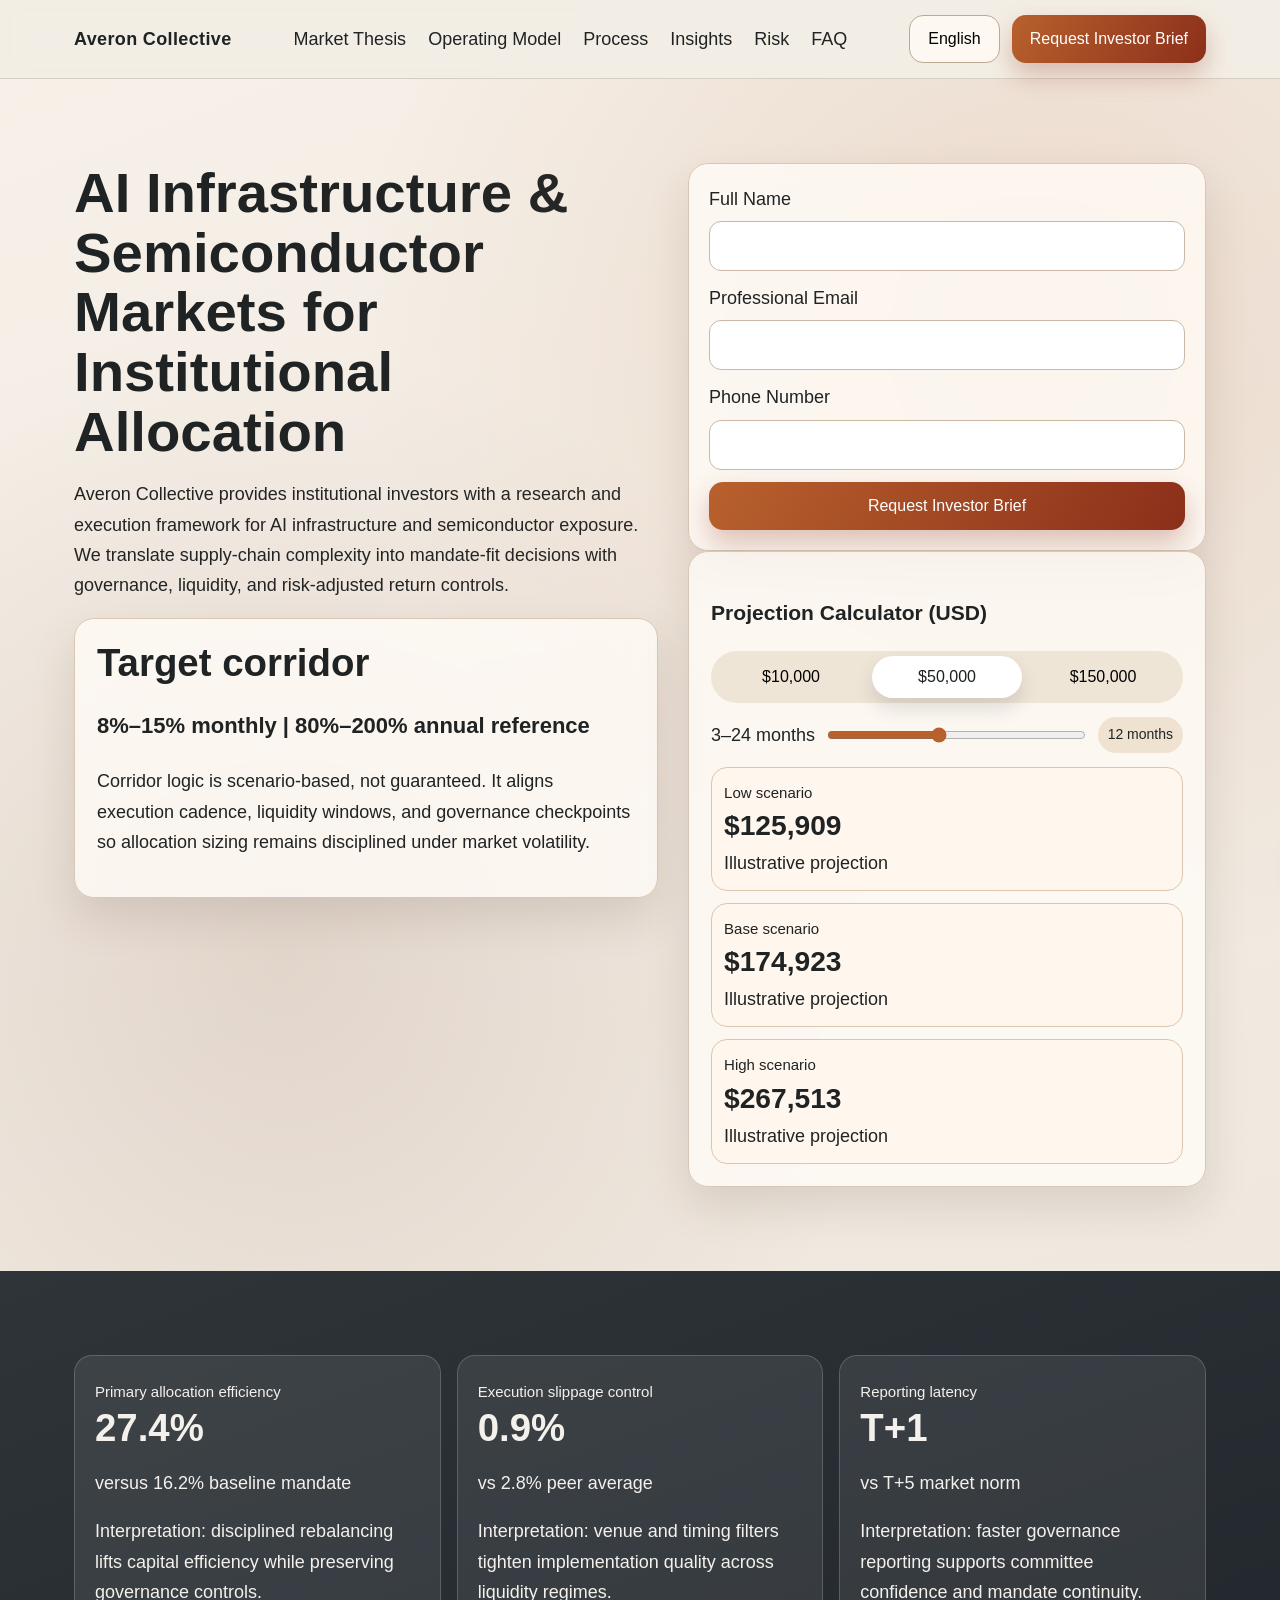
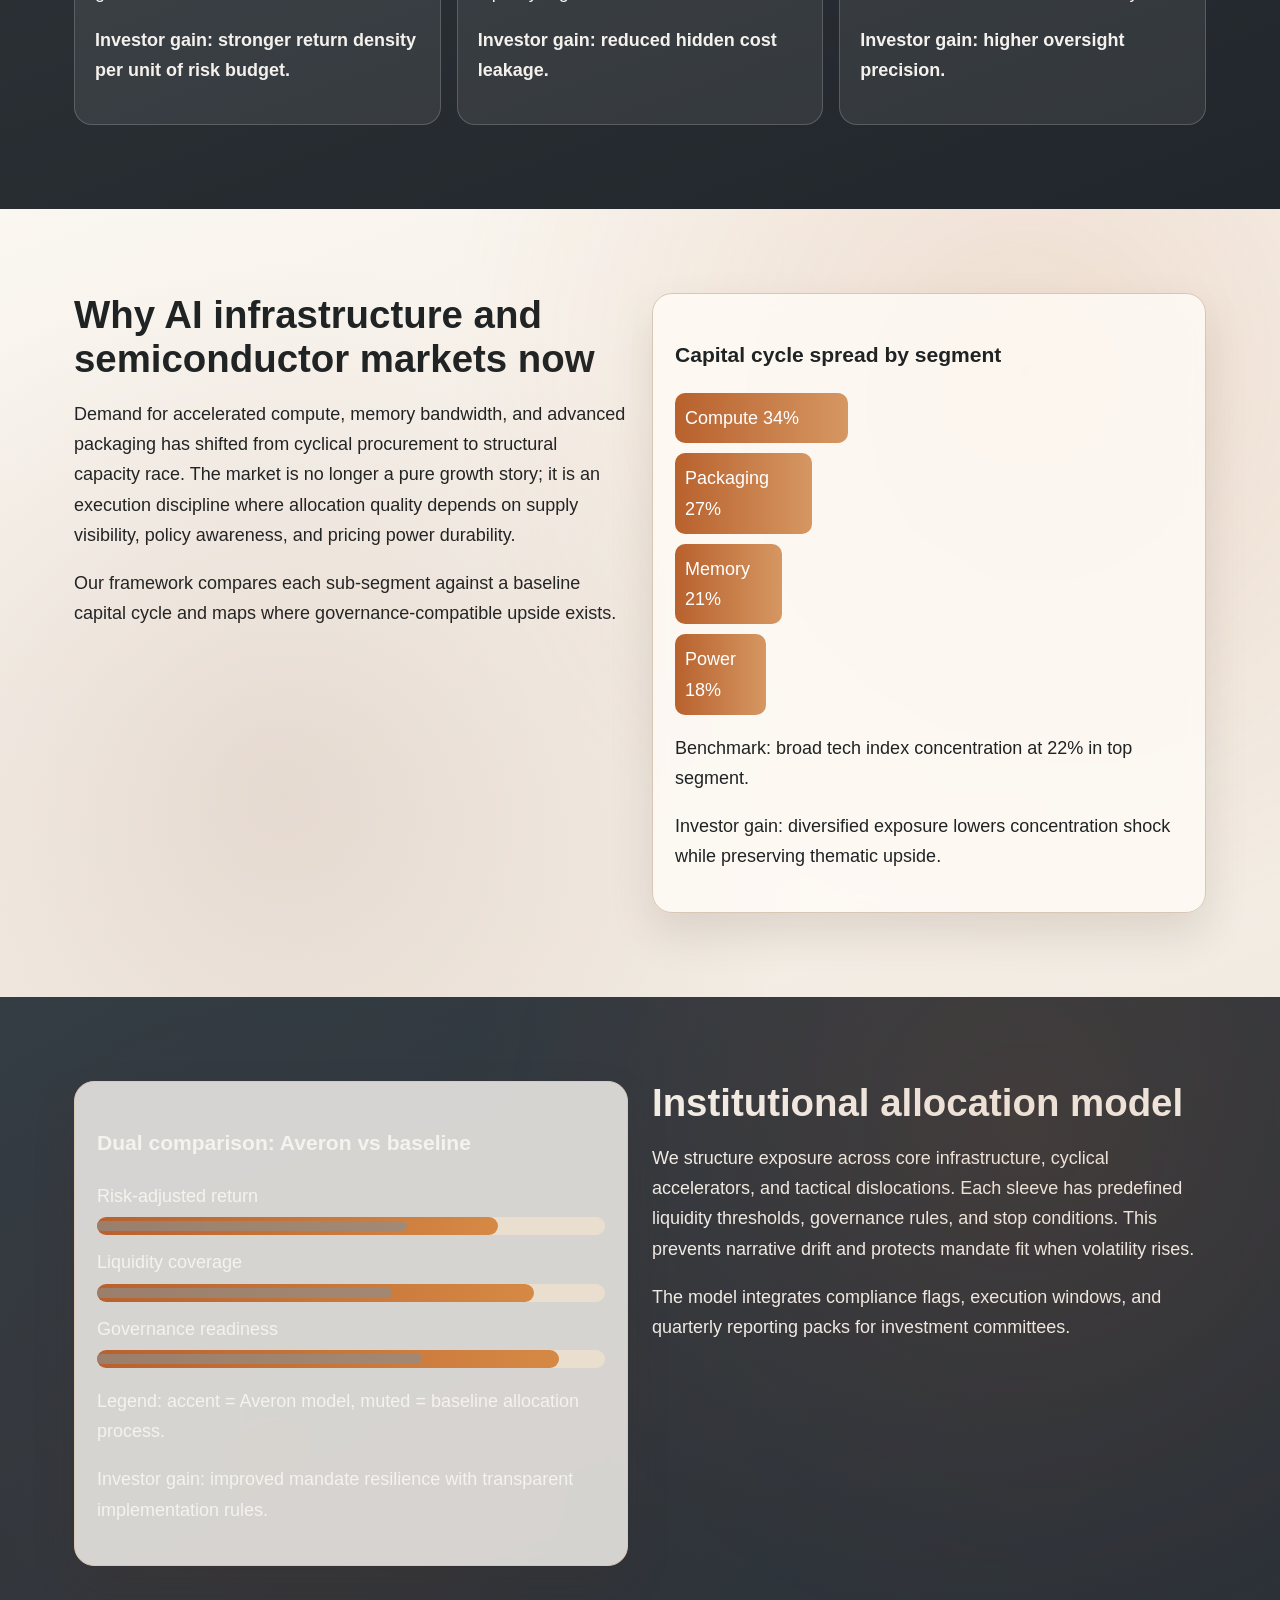
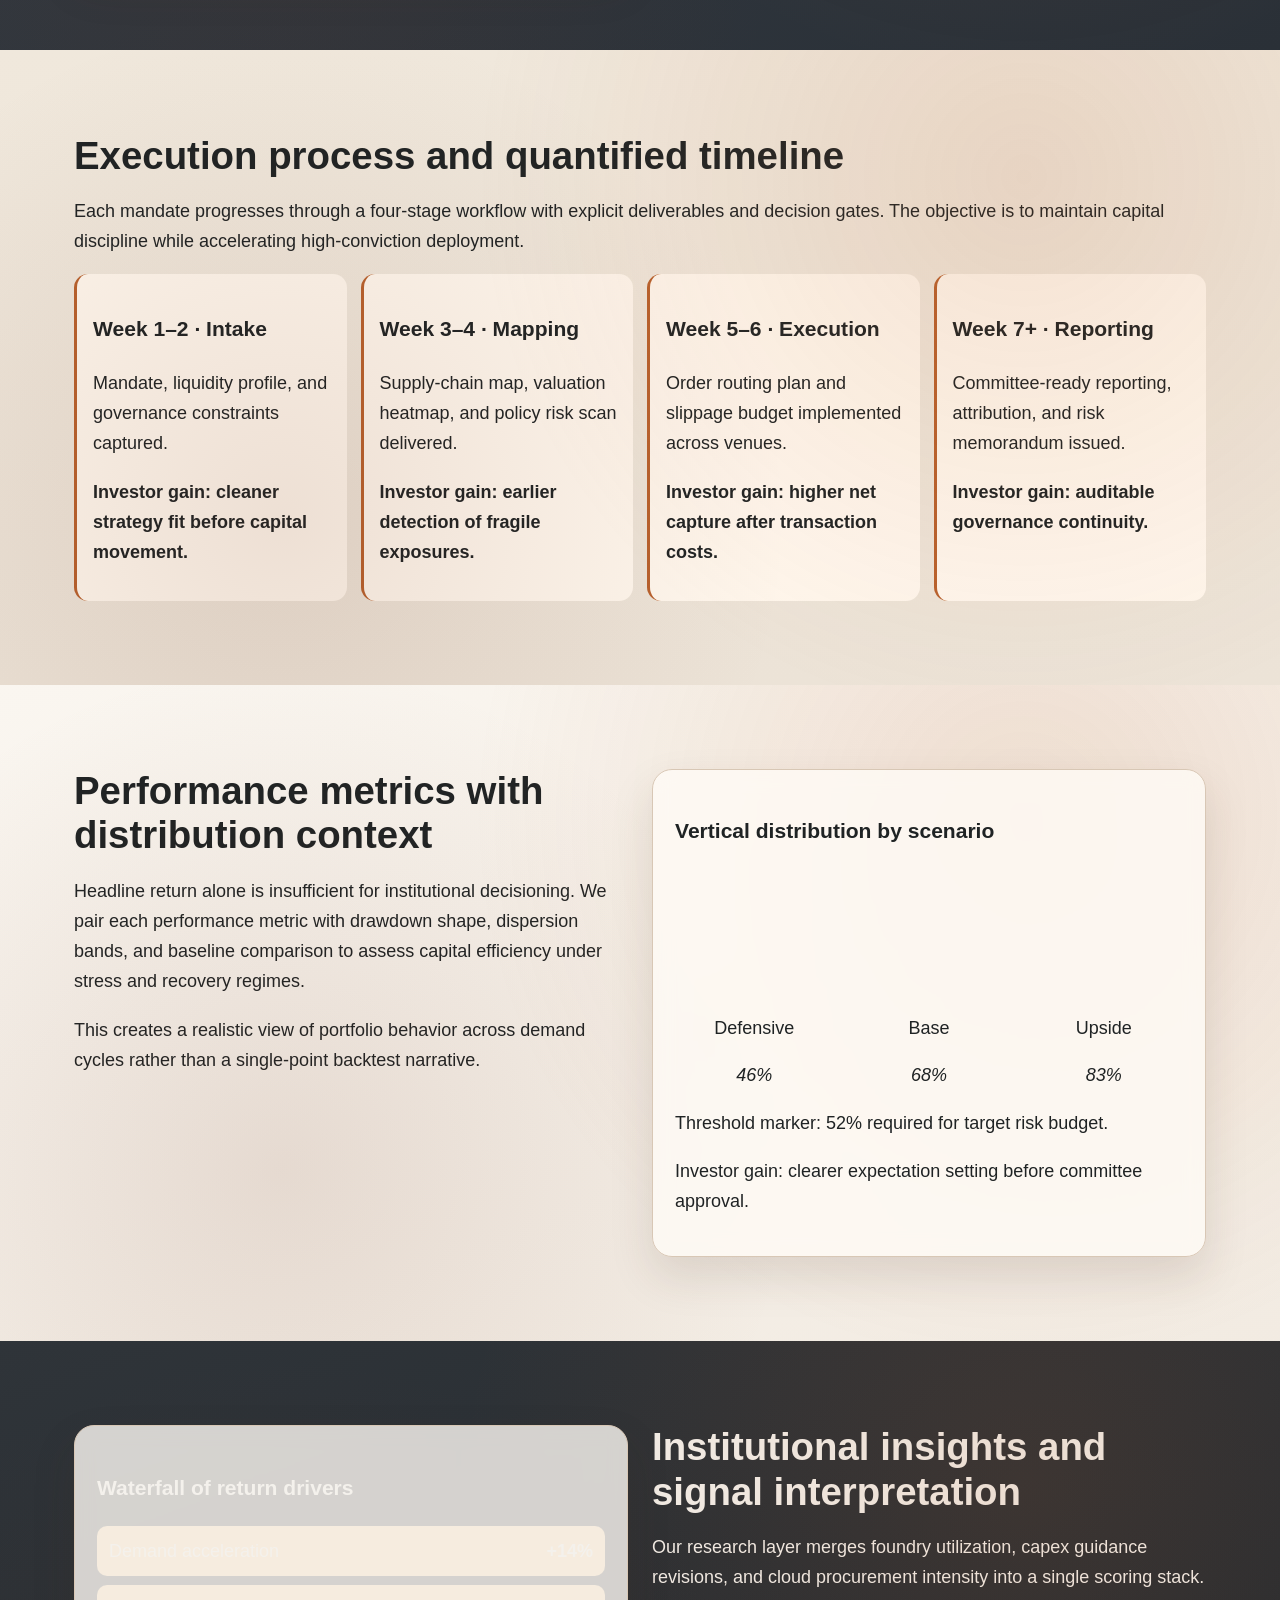
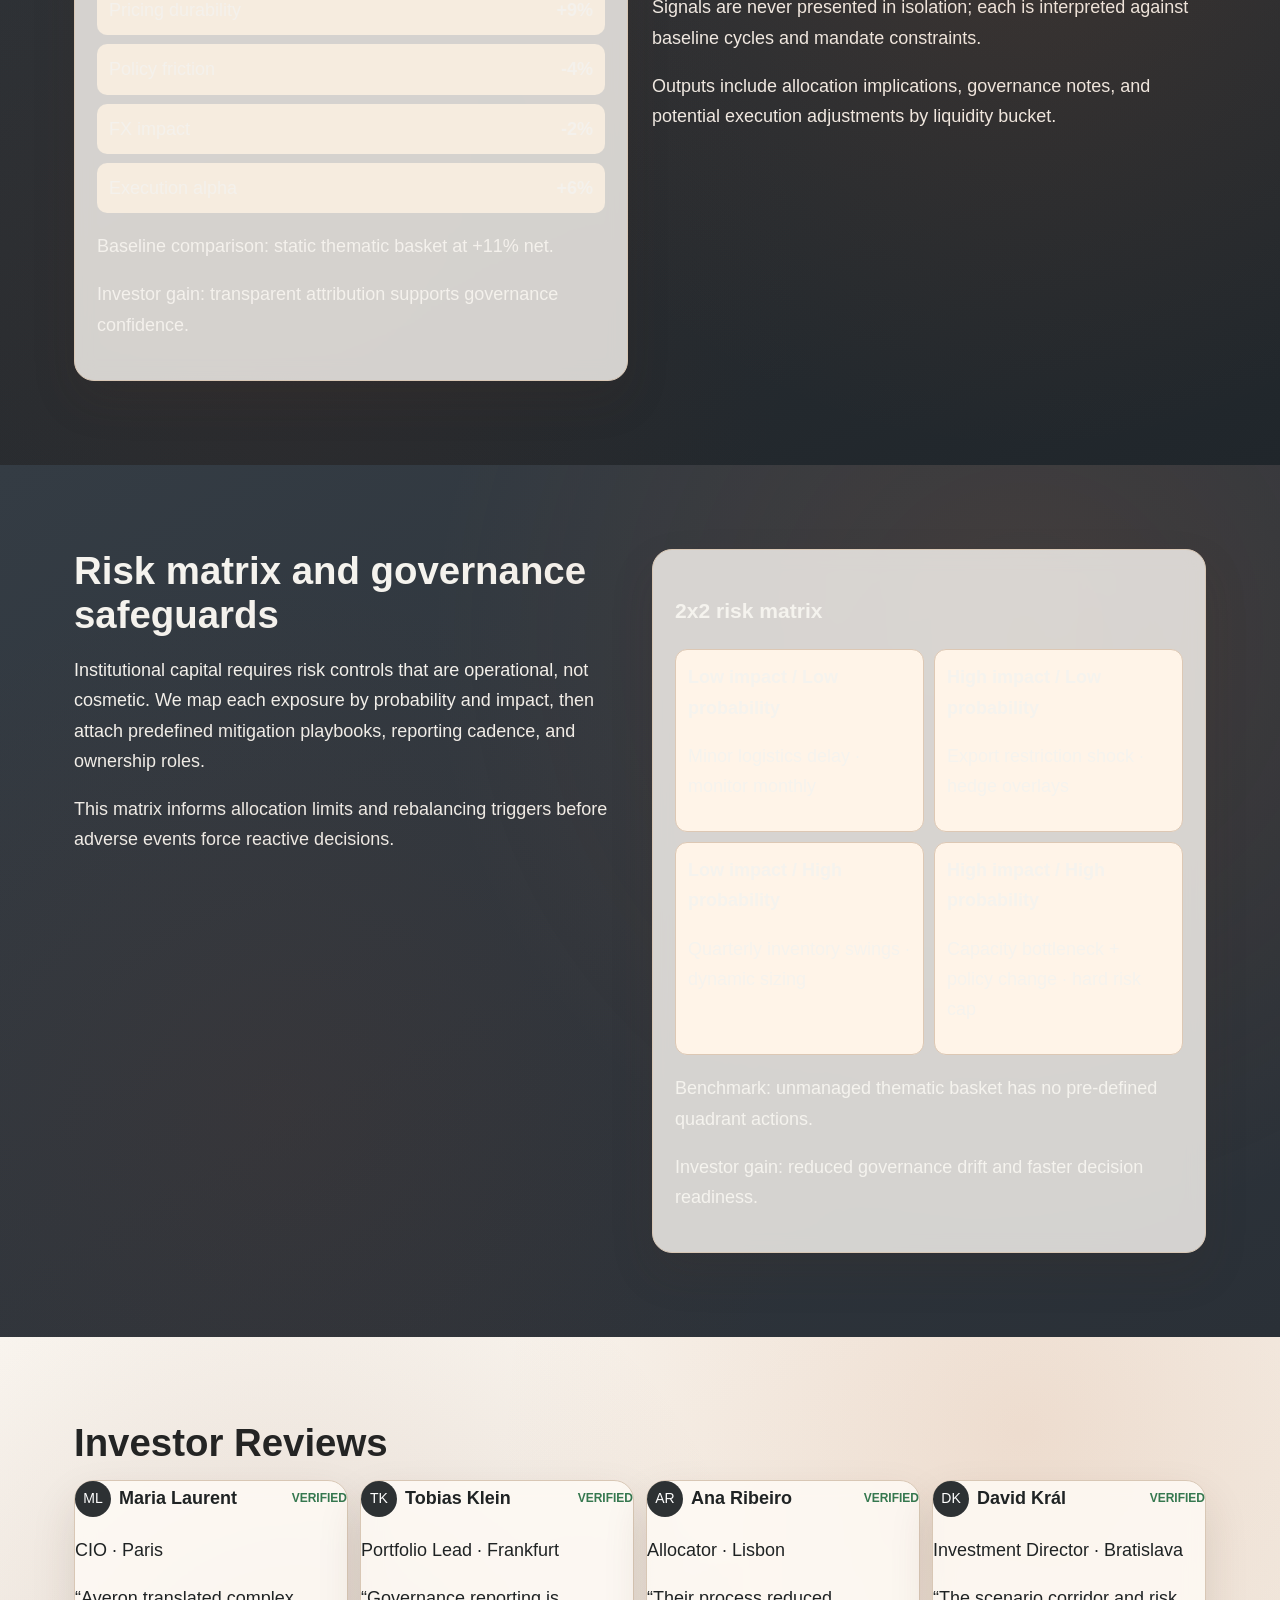
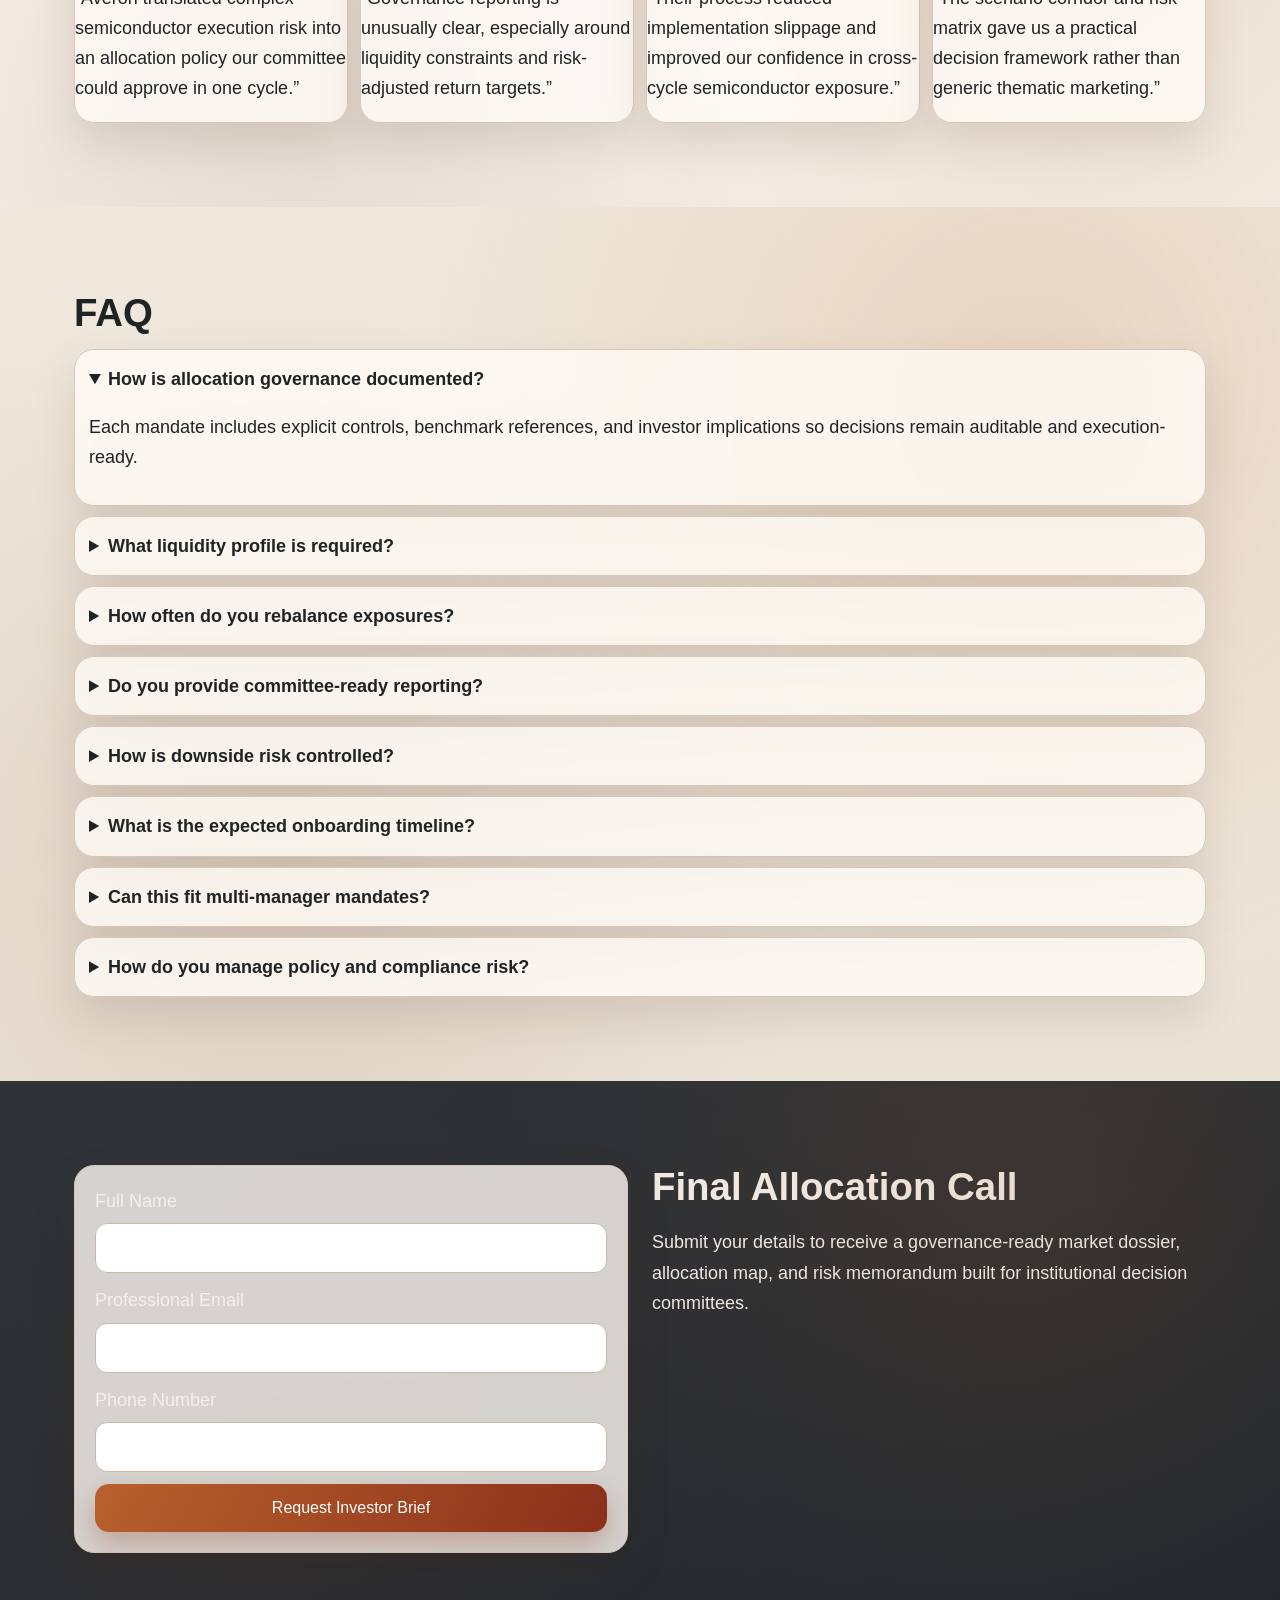
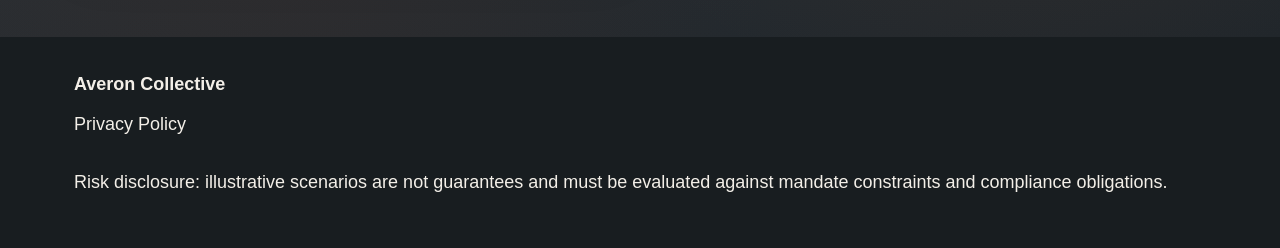
<file: index.html>
<!doctype html>
<html lang="en">
<head>
  <meta charset="utf-8">
  <meta name="viewport" content="width=device-width, initial-scale=1">
  <title>Averon Collective | AI Infrastructure & Semiconductor Market Intelligence</title>
  <meta name="description" content="Averon Collective delivers institutional AI infrastructure and semiconductor allocation insights with governance-grade reporting and lead-ready advisory intake.">
  <link rel="canonical" href="https://www.averoncollective.com/index.html">
  <link rel="alternate" hreflang="en" href="https://www.averoncollective.com/index.html">
  <link rel="alternate" hreflang="de" href="https://www.averoncollective.com/de/index.html">
  <link rel="alternate" hreflang="fr" href="https://www.averoncollective.com/fr/index.html">
  <link rel="alternate" hreflang="es" href="https://www.averoncollective.com/es/index.html">
  <link rel="alternate" hreflang="it" href="https://www.averoncollective.com/it/index.html">
  <link rel="alternate" hreflang="tr" href="https://www.averoncollective.com/tr/index.html">
  <link rel="alternate" hreflang="pt" href="https://www.averoncollective.com/pt/index.html">
  <link rel="alternate" hreflang="ja" href="https://www.averoncollective.com/jp/index.html">
  <link rel="alternate" hreflang="sk" href="https://www.averoncollective.com/sk/index.html">
  <link rel="alternate" hreflang="be" href="https://www.averoncollective.com/be/index.html">
  <meta property="og:title" content="Averon Collective | AI Infrastructure & Semiconductor Market Intelligence">
  <meta property="og:description" content="Averon Collective delivers institutional AI infrastructure and semiconductor allocation insights with governance-grade reporting and lead-ready advisory intake.">
  <meta property="og:type" content="website">
  <meta property="og:url" content="https://www.averoncollective.com/index.html">
  <meta name="twitter:card" content="summary_large_image">
  <meta name="twitter:title" content="Averon Collective | AI Infrastructure & Semiconductor Market Intelligence">
  <meta name="twitter:description" content="Averon Collective delivers institutional AI infrastructure and semiconductor allocation insights with governance-grade reporting and lead-ready advisory intake.">
  <link rel="stylesheet" href="assets/style.css">
  <script defer src="assets/app.js"></script>
</head>
<body>
<header class="site-header">
  <div class="container header-wrap">
    <a class="brand" href="index.html">Averon Collective</a>
    <nav class="desktop-nav" aria-label="Main navigation">
      <a href="#market">Market Thesis</a><a href="#model">Operating Model</a><a href="#process">Process</a><a href="#insights">Insights</a><a href="#risk">Risk</a><a href="#faq">FAQ</a>
    </nav>
    <div class="header-actions">
      <div class="lang-dropdown">
        <button class="lang-trigger" aria-expanded="false" aria-haspopup="true">English</button>
        <div class="lang-menu"><a href="index.html"><span class="flag">🇬🇧</span>English</a>
<a href="de/index.html"><span class="flag">🇩🇪</span>Deutsch</a>
<a href="fr/index.html"><span class="flag">🇫🇷</span>Français</a>
<a href="es/index.html"><span class="flag">🇪🇸</span>Español</a>
<a href="it/index.html"><span class="flag">🇮🇹</span>Italiano</a>
<a href="tr/index.html"><span class="flag">🇹🇷</span>Türkçe</a>
<a href="pt/index.html"><span class="flag">🇵🇹</span>Português</a>
<a href="jp/index.html"><span class="flag">🇯🇵</span>日本語</a>
<a href="sk/index.html"><span class="flag">🇸🇰</span>Slovenčina</a>
<a href="be/index.html"><span class="flag">🇧🇪</span>Belgium</a></div>
      </div>
      <a class="btn btn-primary" href="#final-cta">Request Investor Brief</a>
      <button class="burger" aria-label="Open menu" aria-expanded="false">☰</button>
    </div>
  </div>
</header>
<div class="drawer-backdrop"></div>
<aside class="mobile-drawer" aria-hidden="true">
  <button class="drawer-close" aria-label="Close menu">✕</button>
  <nav><a href="#market">Market Thesis</a><a href="#model">Operating Model</a><a href="#process">Process</a><a href="#insights">Insights</a><a href="#risk">Risk</a><a href="#faq">FAQ</a></nav>
  <div class="lang-dropdown mobile-lang"><button class="lang-trigger" aria-expanded="false">English</button><div class="lang-menu"><a href="index.html"><span class="flag">🇬🇧</span>English</a>
<a href="de/index.html"><span class="flag">🇩🇪</span>Deutsch</a>
<a href="fr/index.html"><span class="flag">🇫🇷</span>Français</a>
<a href="es/index.html"><span class="flag">🇪🇸</span>Español</a>
<a href="it/index.html"><span class="flag">🇮🇹</span>Italiano</a>
<a href="tr/index.html"><span class="flag">🇹🇷</span>Türkçe</a>
<a href="pt/index.html"><span class="flag">🇵🇹</span>Português</a>
<a href="jp/index.html"><span class="flag">🇯🇵</span>日本語</a>
<a href="sk/index.html"><span class="flag">🇸🇰</span>Slovenčina</a>
<a href="be/index.html"><span class="flag">🇧🇪</span>Belgium</a></div></div>
  <a class="btn btn-primary" href="#final-cta">Request Investor Brief</a>
</aside>
<main>
<section class="hero section-tone-a">
  <div class="container hero-grid">
    <div>
      <h1>AI Infrastructure & Semiconductor Markets for Institutional Allocation</h1>
      <p>Averon Collective provides institutional investors with a research and execution framework for AI infrastructure and semiconductor exposure. We translate supply-chain complexity into mandate-fit decisions with governance, liquidity, and risk-adjusted return controls.</p>
      <article class="target-card glass">
        <h2>Target corridor</h2>
        <p class="big">8%–15% monthly | 80%–200% annual reference</p>
        <p>Corridor logic is scenario-based, not guaranteed. It aligns execution cadence, liquidity windows, and governance checkpoints so allocation sizing remains disciplined under market volatility.</p>
      </article>
    </div>
    <div>
      <form class="lead-form">
        <label>Full Name<input type="text" required></label>
        <label>Professional Email<input type="email" required></label>
        <label>Phone Number<input type="tel" required></label>
        <button type="submit" class="btn btn-primary">Request Investor Brief</button>
      </form>
      <div class="calc-card" data-calculator>
        <h3>Projection Calculator (USD)</h3>
        <div class="amount-segment"><button data-amount="10000">$10,000</button><button class="active" data-amount="50000">$50,000</button><button data-amount="150000">$150,000</button></div>
        <div class="month-row"><span>3–24 months</span><input type="range" min="3" max="24" value="12" data-months><span class="pill" data-month-label>12 months</span></div>
        <div class="result-grid">
          <article><small>Low scenario</small><strong data-low>$0</strong><span>Illustrative projection</span></article>
          <article><small>Base scenario</small><strong data-base>$0</strong><span>Illustrative projection</span></article>
          <article><small>High scenario</small><strong data-high>$0</strong><span>Illustrative projection</span></article>
        </div>
      </div>
    </div>
  </div>
</section>
<section class="kpi-strip section-tone-b"><div class="container kpi-grid"><article><small>Primary allocation efficiency</small><h2>27.4%</h2><p>versus 16.2% baseline mandate</p><p>Interpretation: disciplined rebalancing lifts capital efficiency while preserving governance controls.</p><p class="gain">Investor gain: stronger return density per unit of risk budget.</p></article><article><small>Execution slippage control</small><h2>0.9%</h2><p>vs 2.8% peer average</p><p>Interpretation: venue and timing filters tighten implementation quality across liquidity regimes.</p><p class="gain">Investor gain: reduced hidden cost leakage.</p></article><article><small>Reporting latency</small><h2>T+1</h2><p>vs T+5 market norm</p><p>Interpretation: faster governance reporting supports committee confidence and mandate continuity.</p><p class="gain">Investor gain: higher oversight precision.</p></article></div></section>
<section id="market" class="section section-tone-c"><div class="container split"><div><h2>Why AI infrastructure and semiconductor markets now</h2><p>Demand for accelerated compute, memory bandwidth, and advanced packaging has shifted from cyclical procurement to structural capacity race. The market is no longer a pure growth story; it is an execution discipline where allocation quality depends on supply visibility, policy awareness, and pricing power durability.</p><p>Our framework compares each sub-segment against a baseline capital cycle and maps where governance-compatible upside exists.</p></div><div class="viz-card"><h3>Capital cycle spread by segment</h3><div class="stack-bar"><span style="--w:34%">Compute 34%</span><span style="--w:27%">Packaging 27%</span><span style="--w:21%">Memory 21%</span><span style="--w:18%">Power 18%</span></div><p>Benchmark: broad tech index concentration at 22% in top segment.</p><p>Investor gain: diversified exposure lowers concentration shock while preserving thematic upside.</p></div></div></section>
<section id="model" class="section section-tone-d"><div class="container split reverse"><div><h2>Institutional allocation model</h2><p>We structure exposure across core infrastructure, cyclical accelerators, and tactical dislocations. Each sleeve has predefined liquidity thresholds, governance rules, and stop conditions. This prevents narrative drift and protects mandate fit when volatility rises.</p><p>The model integrates compliance flags, execution windows, and quarterly reporting packs for investment committees.</p></div><div class="viz-card"><h3>Dual comparison: Averon vs baseline</h3><div class="dual-bars"><div><label>Risk-adjusted return</label><div><i style="--w:79%"></i><b style="--w:61%"></b></div></div><div><label>Liquidity coverage</label><div><i style="--w:86%"></i><b style="--w:58%"></b></div></div><div><label>Governance readiness</label><div><i style="--w:91%"></i><b style="--w:64%"></b></div></div></div><p>Legend: accent = Averon model, muted = baseline allocation process.</p><p>Investor gain: improved mandate resilience with transparent implementation rules.</p></div></div></section>
<section id="process" class="section section-tone-e"><div class="container"><h2>Execution process and quantified timeline</h2><p>Each mandate progresses through a four-stage workflow with explicit deliverables and decision gates. The objective is to maintain capital discipline while accelerating high-conviction deployment.</p><div class="timeline"><article><h3>Week 1–2 · Intake</h3><p>Mandate, liquidity profile, and governance constraints captured.</p><p class="gain">Investor gain: cleaner strategy fit before capital movement.</p></article><article><h3>Week 3–4 · Mapping</h3><p>Supply-chain map, valuation heatmap, and policy risk scan delivered.</p><p class="gain">Investor gain: earlier detection of fragile exposures.</p></article><article><h3>Week 5–6 · Execution</h3><p>Order routing plan and slippage budget implemented across venues.</p><p class="gain">Investor gain: higher net capture after transaction costs.</p></article><article><h3>Week 7+ · Reporting</h3><p>Committee-ready reporting, attribution, and risk memorandum issued.</p><p class="gain">Investor gain: auditable governance continuity.</p></article></div></div></section>
<section class="section section-tone-c"><div class="container split"><div><h2>Performance metrics with distribution context</h2><p>Headline return alone is insufficient for institutional decisioning. We pair each performance metric with drawdown shape, dispersion bands, and baseline comparison to assess capital efficiency under stress and recovery regimes.</p><p>This creates a realistic view of portfolio behavior across demand cycles rather than a single-point backtest narrative.</p></div><div class="viz-card"><h3>Vertical distribution by scenario</h3><div class="v-bars"><div><span>Defensive</span><i style="--h:46%"></i><em>46%</em></div><div><span>Base</span><i style="--h:68%"></i><em>68%</em></div><div><span>Upside</span><i style="--h:83%"></i><em>83%</em></div></div><p>Threshold marker: 52% required for target risk budget.</p><p>Investor gain: clearer expectation setting before committee approval.</p></div></div></section>
<section id="insights" class="section section-tone-b"><div class="container split reverse"><div><h2>Institutional insights and signal interpretation</h2><p>Our research layer merges foundry utilization, capex guidance revisions, and cloud procurement intensity into a single scoring stack. Signals are never presented in isolation; each is interpreted against baseline cycles and mandate constraints.</p><p>Outputs include allocation implications, governance notes, and potential execution adjustments by liquidity bucket.</p></div><div class="viz-card"><h3>Waterfall of return drivers</h3><ul class="waterfall"><li><span>Demand acceleration</span><b>+14%</b></li><li><span>Pricing durability</span><b>+9%</b></li><li><span>Policy friction</span><b>-4%</b></li><li><span>FX impact</span><b>-2%</b></li><li><span>Execution alpha</span><b>+6%</b></li></ul><p>Baseline comparison: static thematic basket at +11% net.</p><p>Investor gain: transparent attribution supports governance confidence.</p></div></div></section>
<section id="risk" class="section section-tone-d"><div class="container split"><div><h2>Risk matrix and governance safeguards</h2><p>Institutional capital requires risk controls that are operational, not cosmetic. We map each exposure by probability and impact, then attach predefined mitigation playbooks, reporting cadence, and ownership roles.</p><p>This matrix informs allocation limits and rebalancing triggers before adverse events force reactive decisions.</p></div><div class="viz-card"><h3>2x2 risk matrix</h3><div class="risk-matrix"><div><strong>Low impact / Low probability</strong><p>Minor logistics delay · monitor monthly</p></div><div><strong>High impact / Low probability</strong><p>Export restriction shock · hedge overlays</p></div><div><strong>Low impact / High probability</strong><p>Quarterly inventory swings · dynamic sizing</p></div><div><strong>High impact / High probability</strong><p>Capacity bottleneck + policy change · hard risk cap</p></div></div><p>Benchmark: unmanaged thematic basket has no pre-defined quadrant actions.</p><p>Investor gain: reduced governance drift and faster decision readiness.</p></div></div></section>
<section class="section section-tone-c"><div class="container"><h2>Investor Reviews</h2><div class="reviews-grid"><article><div class="review-head"><span class="avatar">ML</span><strong>Maria Laurent</strong><em>VERIFIED</em></div><p class="meta">CIO · Paris</p><p>“Averon translated complex semiconductor execution risk into an allocation policy our committee could approve in one cycle.”</p></article><article><div class="review-head"><span class="avatar">TK</span><strong>Tobias Klein</strong><em>VERIFIED</em></div><p class="meta">Portfolio Lead · Frankfurt</p><p>“Governance reporting is unusually clear, especially around liquidity constraints and risk-adjusted return targets.”</p></article><article><div class="review-head"><span class="avatar">AR</span><strong>Ana Ribeiro</strong><em>VERIFIED</em></div><p class="meta">Allocator · Lisbon</p><p>“Their process reduced implementation slippage and improved our confidence in cross-cycle semiconductor exposure.”</p></article><article><div class="review-head"><span class="avatar">DK</span><strong>David Král</strong><em>VERIFIED</em></div><p class="meta">Investment Director · Bratislava</p><p>“The scenario corridor and risk matrix gave us a practical decision framework rather than generic thematic marketing.”</p></article></div></div></section>
<section id="faq" class="section section-tone-e"><div class="container"><h2>FAQ</h2><div class="faq-list"><details open><summary>How is allocation governance documented?</summary><p>Each mandate includes explicit controls, benchmark references, and investor implications so decisions remain auditable and execution-ready.</p></details><details ><summary>What liquidity profile is required?</summary><p>Each mandate includes explicit controls, benchmark references, and investor implications so decisions remain auditable and execution-ready.</p></details><details ><summary>How often do you rebalance exposures?</summary><p>Each mandate includes explicit controls, benchmark references, and investor implications so decisions remain auditable and execution-ready.</p></details><details ><summary>Do you provide committee-ready reporting?</summary><p>Each mandate includes explicit controls, benchmark references, and investor implications so decisions remain auditable and execution-ready.</p></details><details ><summary>How is downside risk controlled?</summary><p>Each mandate includes explicit controls, benchmark references, and investor implications so decisions remain auditable and execution-ready.</p></details><details ><summary>What is the expected onboarding timeline?</summary><p>Each mandate includes explicit controls, benchmark references, and investor implications so decisions remain auditable and execution-ready.</p></details><details ><summary>Can this fit multi-manager mandates?</summary><p>Each mandate includes explicit controls, benchmark references, and investor implications so decisions remain auditable and execution-ready.</p></details><details ><summary>How do you manage policy and compliance risk?</summary><p>Each mandate includes explicit controls, benchmark references, and investor implications so decisions remain auditable and execution-ready.</p></details></div></div></section>
<section id="final-cta" class="section section-tone-b"><div class="container split reverse"><div><h2>Final Allocation Call</h2><p>Submit your details to receive a governance-ready market dossier, allocation map, and risk memorandum built for institutional decision committees.</p></div><form class="lead-form">
<label>Full Name<input type="text" required></label>
<label>Professional Email<input type="email" required></label>
<label>Phone Number<input type="tel" required></label>
<button type="submit" class="btn btn-primary">Request Investor Brief</button>
</form></div></section>
</main>
<footer class="site-footer"><div class="container"><strong>Averon Collective</strong><a href="#" data-open-privacy>Privacy Policy</a><p>Risk disclosure: illustrative scenarios are not guarantees and must be evaluated against mandate constraints and compliance obligations.</p></div></footer>
<div class="modal" id="privacy-modal" aria-hidden="true"><div class="modal-panel"><button class="modal-x" aria-label="Close">✕</button><h2>Privacy Policy</h2><div class="modal-body"><h3>Introduction</h3><p>We process professional contact data for institutional communication and onboarding workflows.</p><h3>Data collection</h3><p>Name, professional email, phone number, and interaction metadata are collected through forms.</p><h3>Legal basis</h3><p>Processing is based on legitimate interest, contractual necessity, and applicable regulatory obligations.</p><h3>Cookies</h3><p>Essential cookies support site operation; analytics cookies are used only where lawful.</p><h3>Retention</h3><p>Records are retained according to governance and compliance requirements, then securely deleted.</p><h3>Third-party sharing</h3><p>We share data with vetted service providers under contractual safeguards.</p><h3>Security</h3><p>Access controls, encryption standards, and monitoring are applied to protect data integrity.</p><h3>User rights</h3><p>Data subjects may request access, correction, deletion, portability, and objection rights.</p><h3>International transfers</h3><p>Cross-border transfers use legal mechanisms such as standard contractual clauses.</p><h3>Industry risk disclosure</h3><p>AI infrastructure and semiconductor markets are volatile; decisions should consider liquidity, policy, and valuation risk.</p><h3>Contact</h3><p>privacy@averoncollective.com</p></div><div class="modal-foot"><button class="btn" data-close-privacy>Close</button></div></div></div>
<script type="application/ld+json">{"@context":"https://schema.org","@graph":[{"@type":"Organization","name":"Averon Collective","url":"https://www.averoncollective.com"},{"@type":"WebSite","name":"Averon Collective","url":"https://www.averoncollective.com"},{"@type":"FAQPage","mainEntity":[{"@type":"Question","name":"How is allocation governance documented?","acceptedAnswer":{"@type":"Answer","text":"Through committee-ready reporting, risk controls, and benchmark references."}]},{"@type":"Review","reviewBody":"Institutional-grade process and governance reporting.","author":{"@type":"Person","name":"Maria Laurent"},"reviewRating":{"@type":"Rating","ratingValue":"5","bestRating":"5"}}]}</script>
</body></html>
</file>
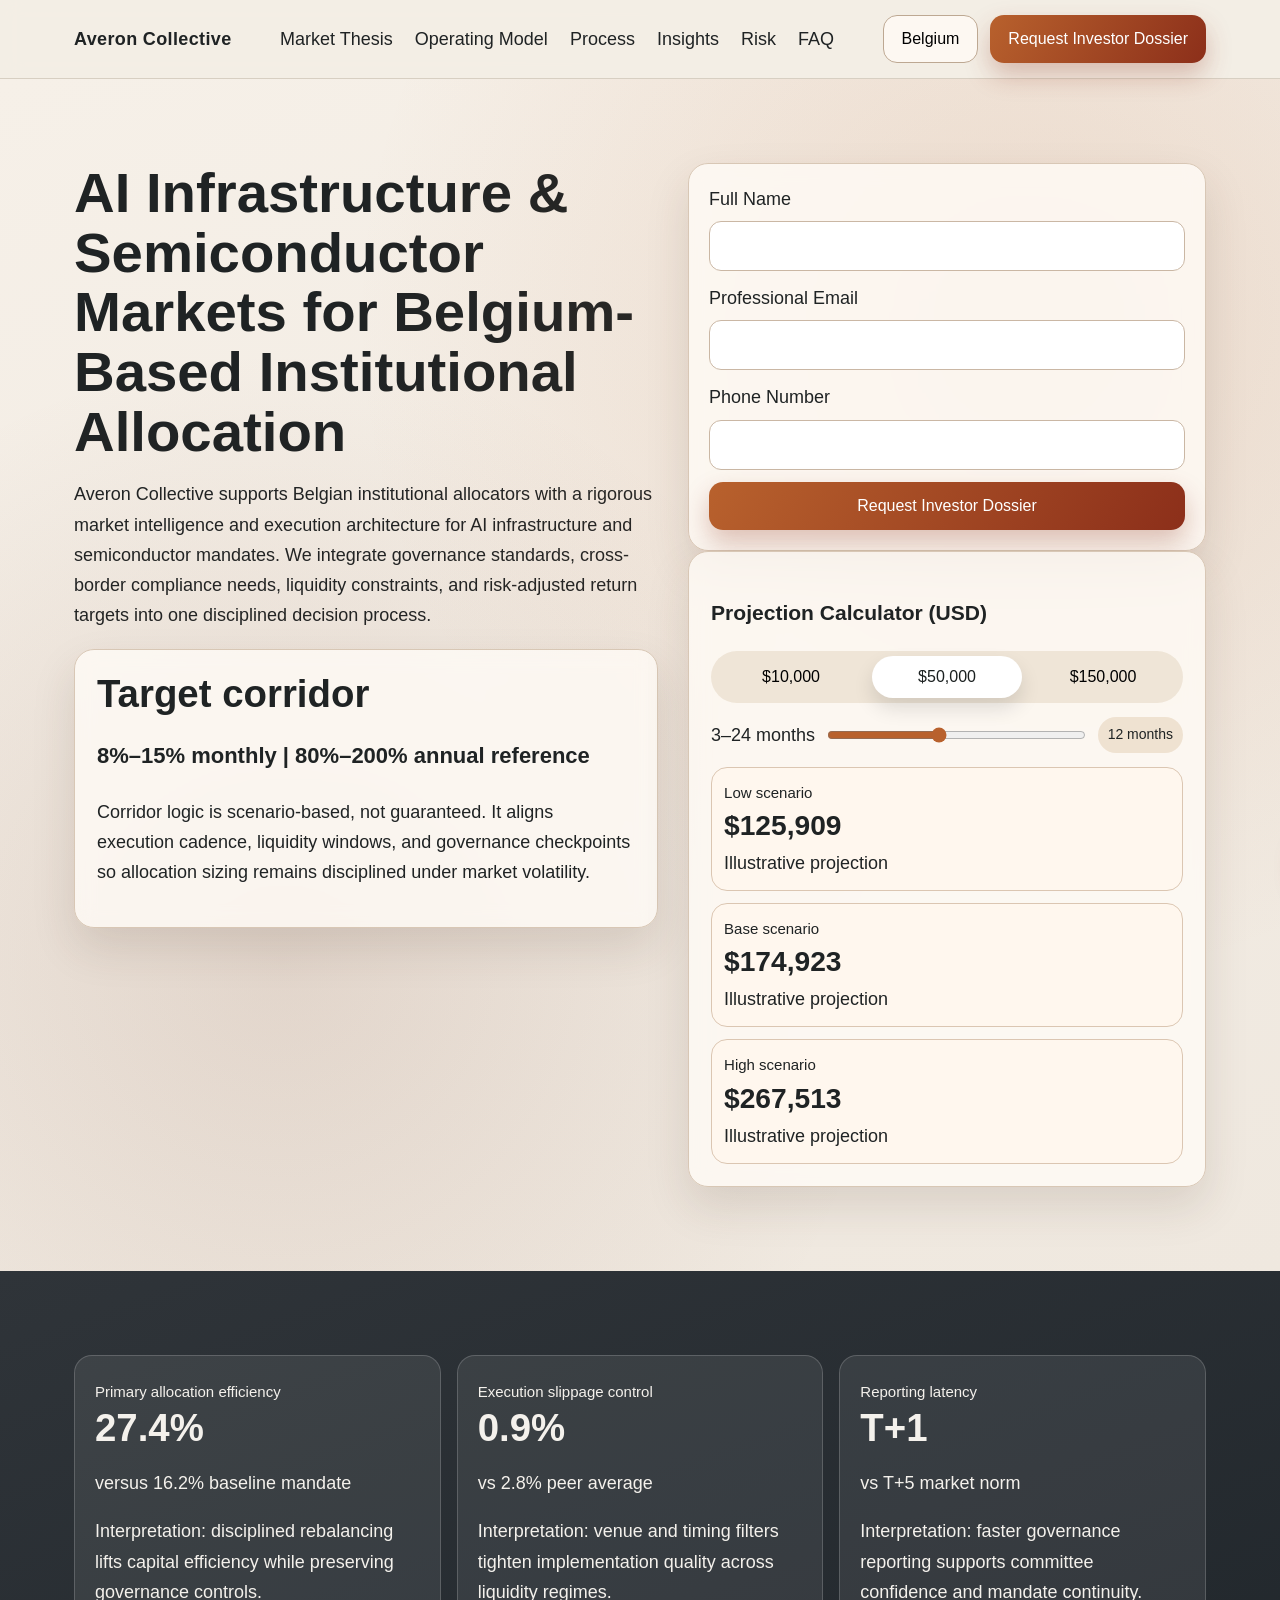
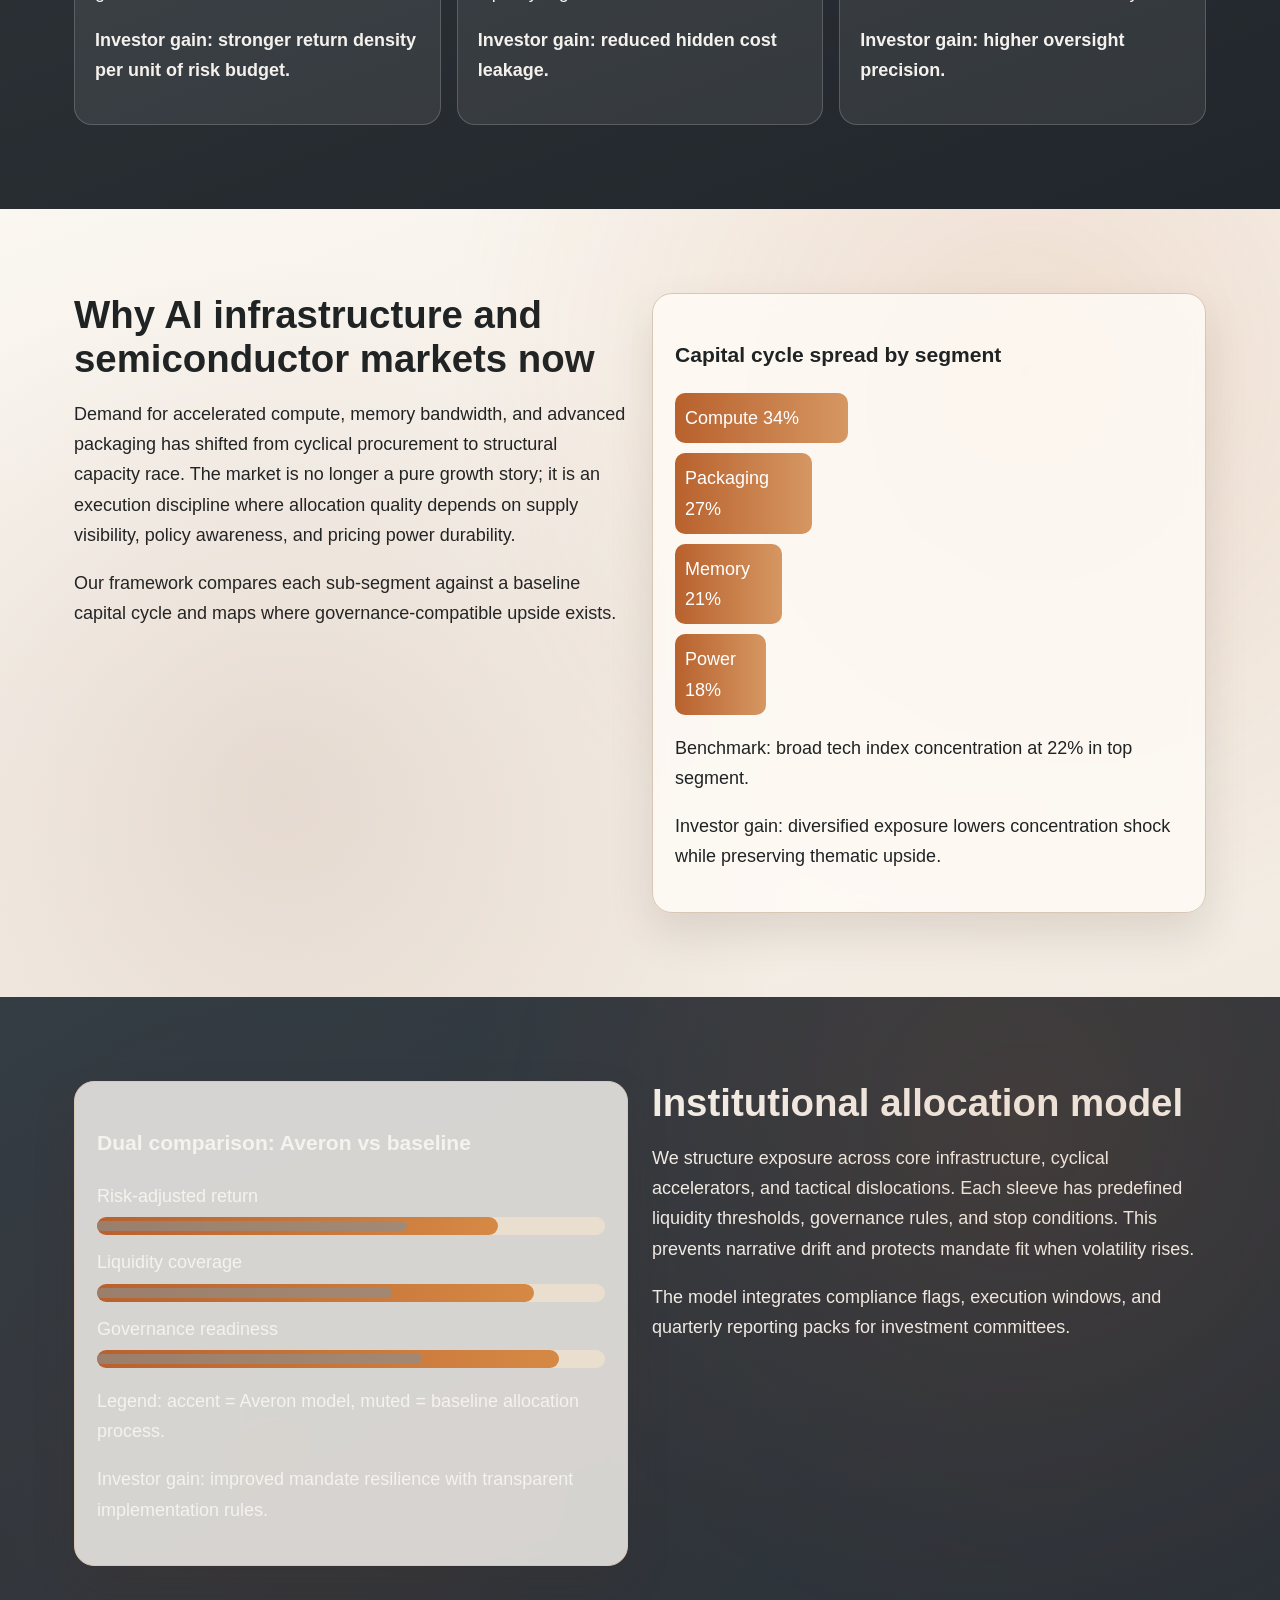
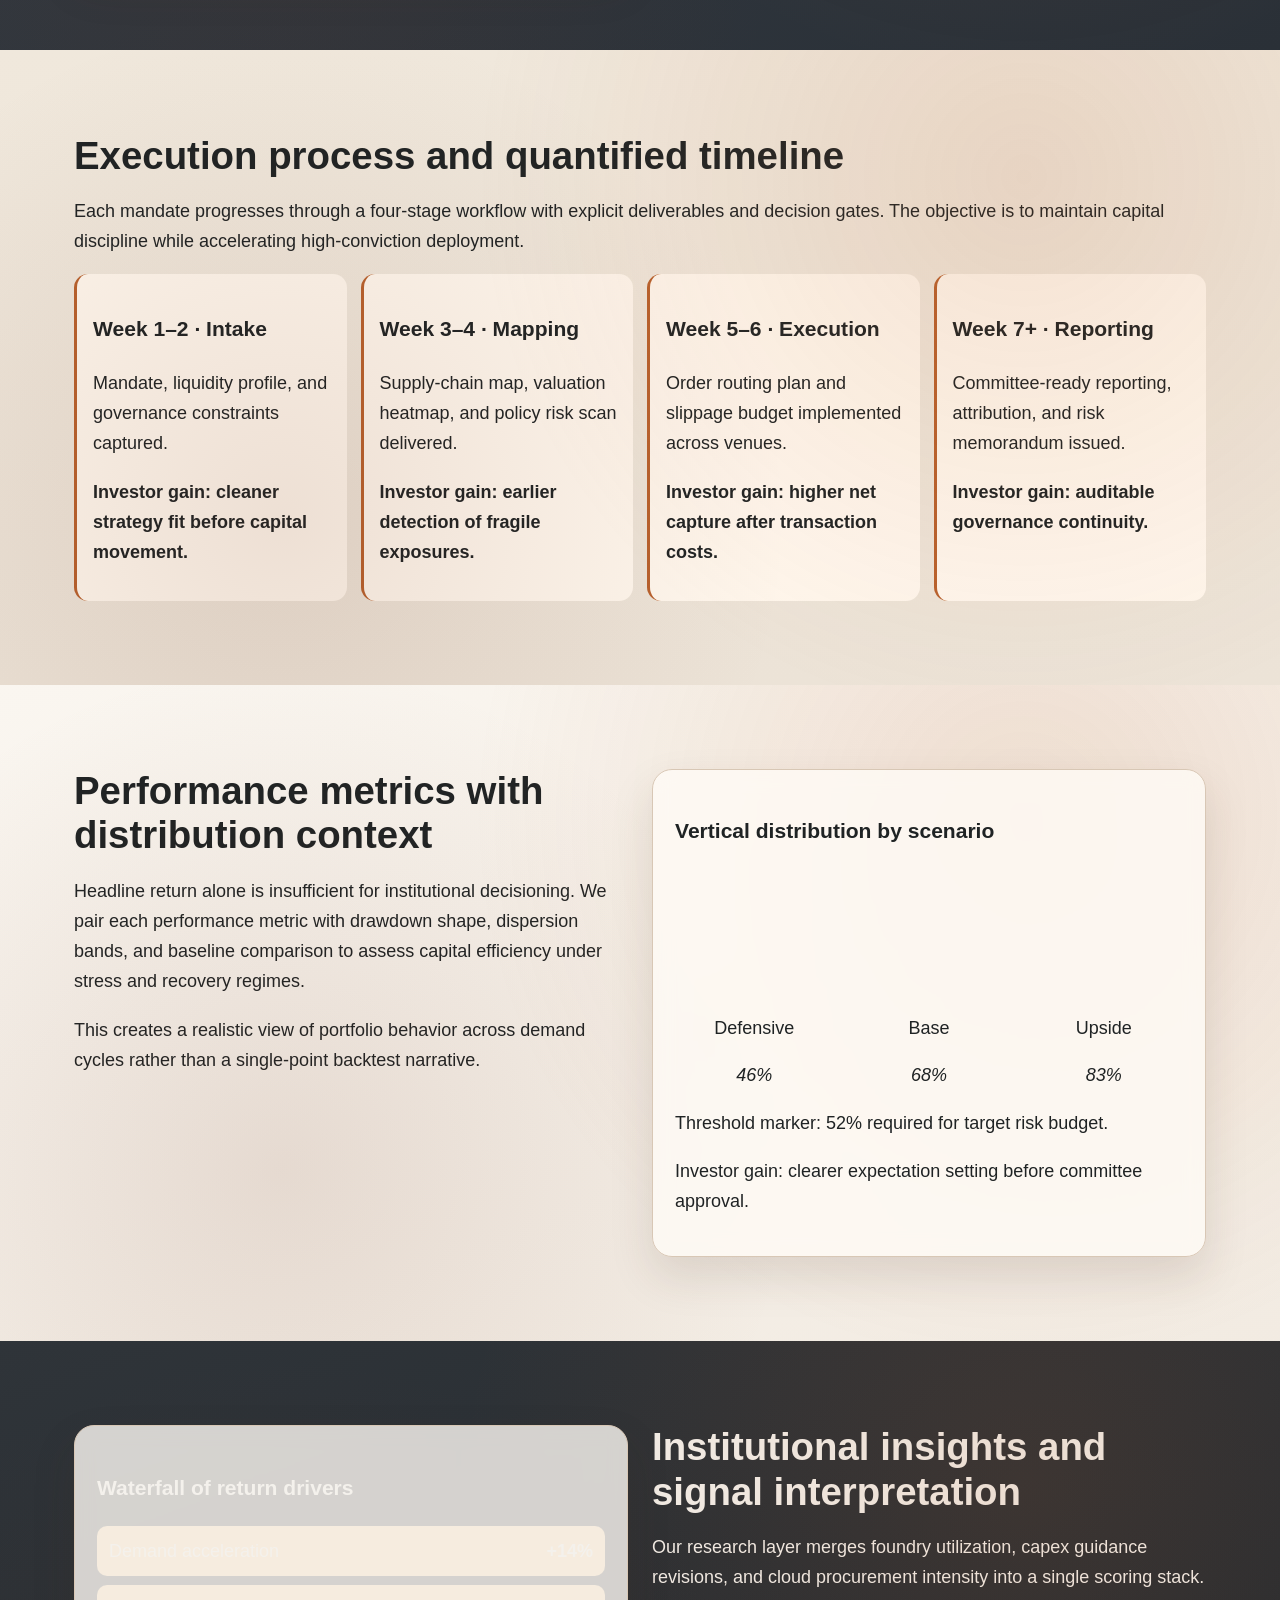
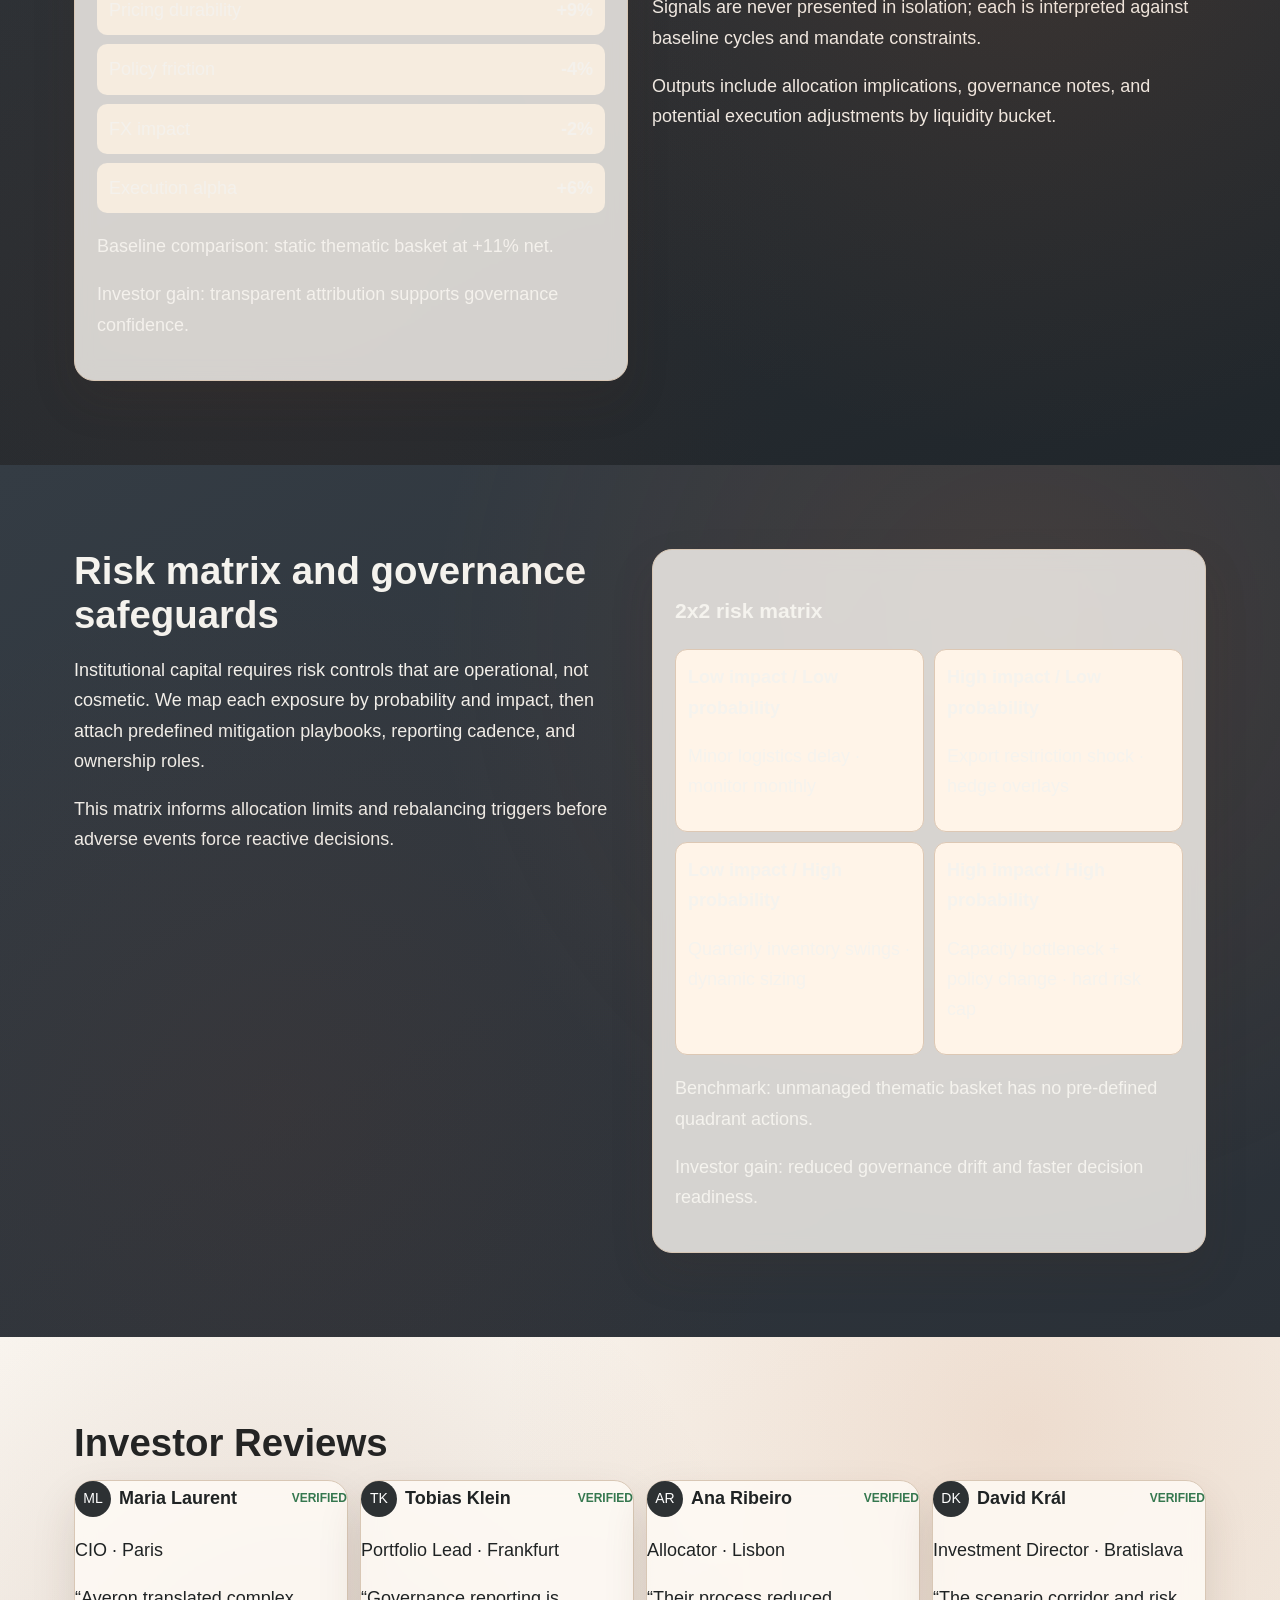
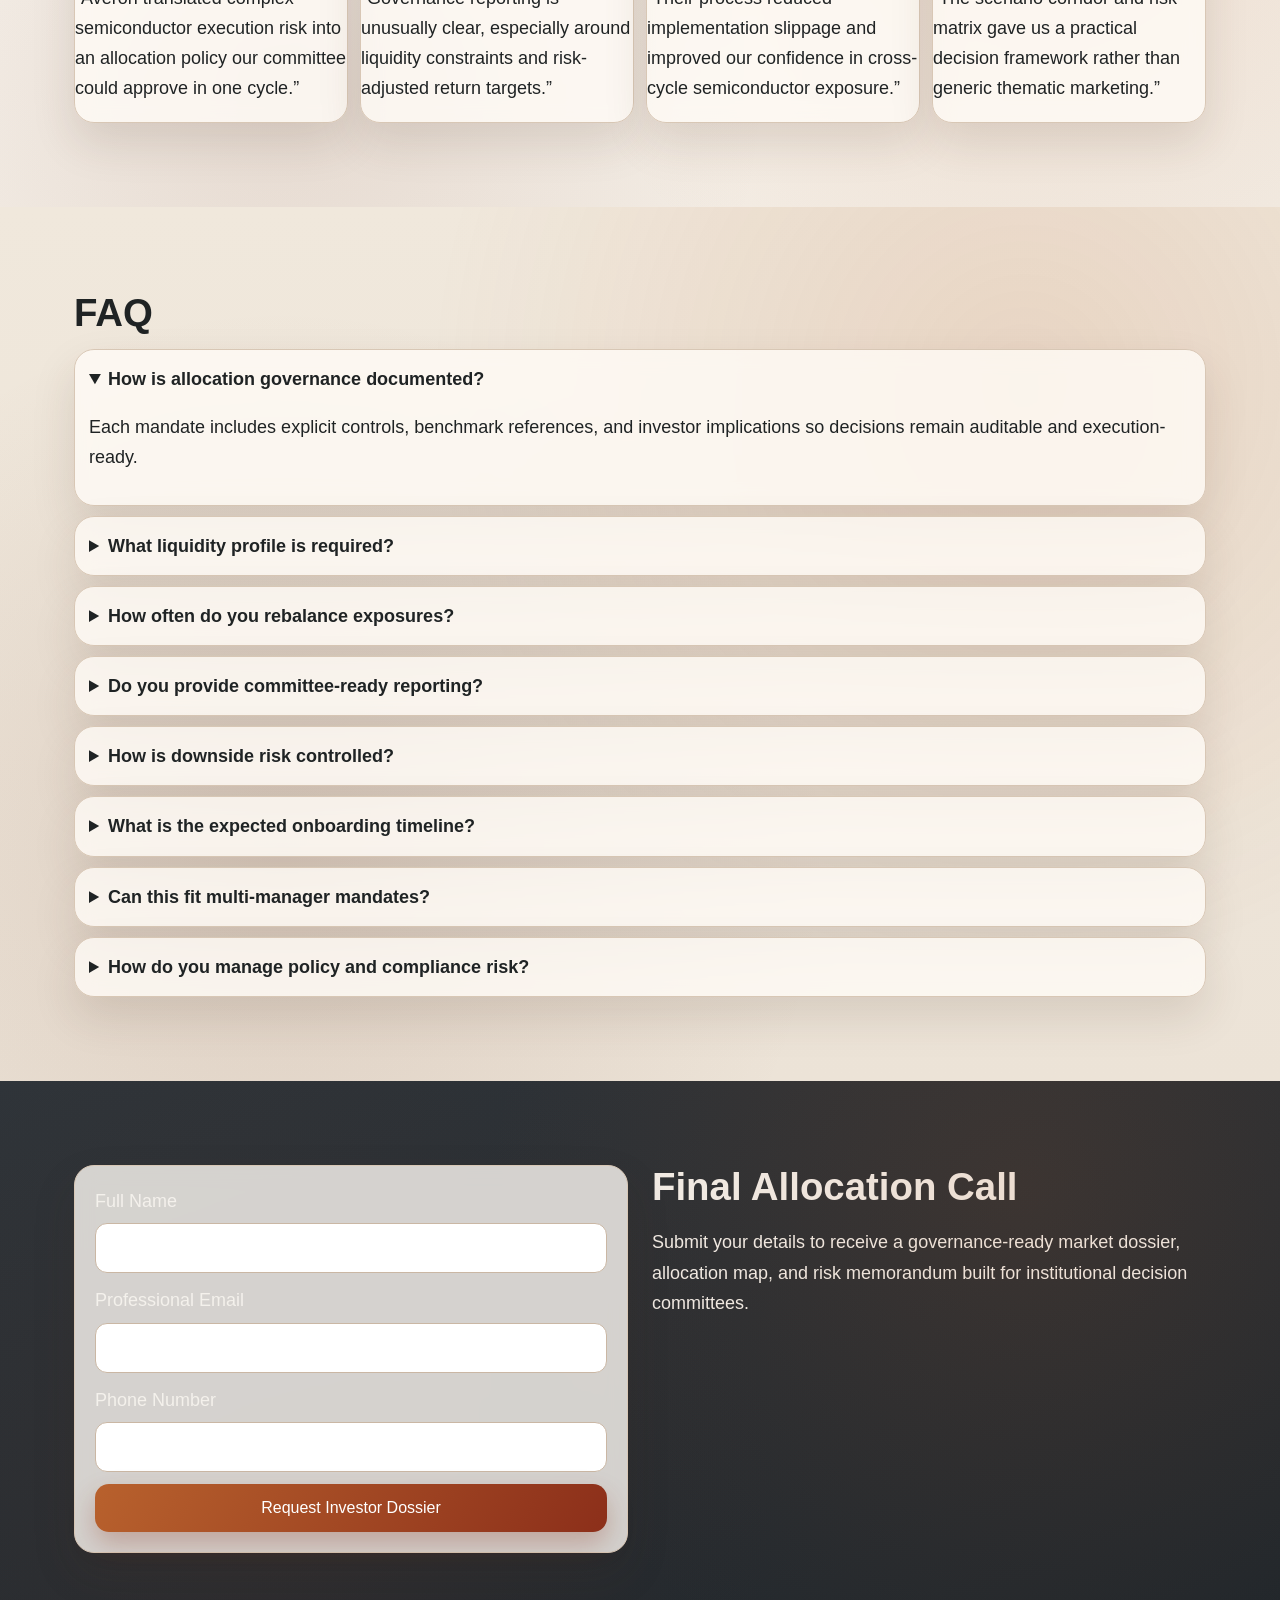
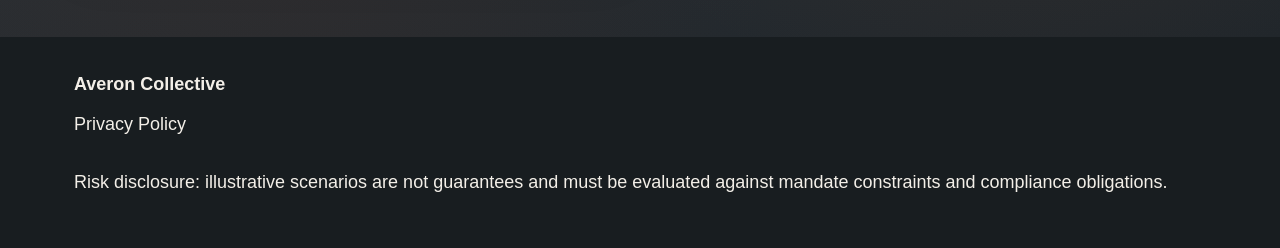
<file: be/index.html>
<!doctype html>
<html lang="be">
<head>
  <meta charset="utf-8">
  <meta name="viewport" content="width=device-width, initial-scale=1">
  <title>Averon Collective | AI Infrastructure & Semiconductor Intelligence Belgium</title>
  <meta name="description" content="Averon Collective delivers institutional AI infrastructure and semiconductor insights for Belgian and cross-border allocators with governance-grade reporting.">
  <link rel="canonical" href="https://www.averoncollective.com/be/index.html">
  <link rel="alternate" hreflang="en" href="https://www.averoncollective.com/index.html">
  <link rel="alternate" hreflang="de" href="https://www.averoncollective.com/de/index.html">
  <link rel="alternate" hreflang="fr" href="https://www.averoncollective.com/fr/index.html">
  <link rel="alternate" hreflang="es" href="https://www.averoncollective.com/es/index.html">
  <link rel="alternate" hreflang="it" href="https://www.averoncollective.com/it/index.html">
  <link rel="alternate" hreflang="tr" href="https://www.averoncollective.com/tr/index.html">
  <link rel="alternate" hreflang="pt" href="https://www.averoncollective.com/pt/index.html">
  <link rel="alternate" hreflang="ja" href="https://www.averoncollective.com/jp/index.html">
  <link rel="alternate" hreflang="sk" href="https://www.averoncollective.com/sk/index.html">
  <link rel="alternate" hreflang="be" href="https://www.averoncollective.com/be/index.html">
  <meta property="og:title" content="Averon Collective | AI Infrastructure & Semiconductor Intelligence Belgium">
  <meta property="og:description" content="Averon Collective delivers institutional AI infrastructure and semiconductor insights for Belgian and cross-border allocators with governance-grade reporting.">
  <meta property="og:type" content="website">
  <meta property="og:url" content="https://www.averoncollective.com/be/index.html">
  <meta name="twitter:card" content="summary_large_image">
  <meta name="twitter:title" content="Averon Collective | AI Infrastructure & Semiconductor Intelligence Belgium">
  <meta name="twitter:description" content="Averon Collective delivers institutional AI infrastructure and semiconductor insights for Belgian and cross-border allocators with governance-grade reporting.">
  <link rel="stylesheet" href="../assets/style.css">
  <script defer src="../assets/app.js"></script>
</head>
<body>
<header class="site-header">
  <div class="container header-wrap">
    <a class="brand" href="../index.html">Averon Collective</a>
    <nav class="desktop-nav" aria-label="Main navigation">
      <a href="#market">Market Thesis</a><a href="#model">Operating Model</a><a href="#process">Process</a><a href="#insights">Insights</a><a href="#risk">Risk</a><a href="#faq">FAQ</a>
    </nav>
    <div class="header-actions">
      <div class="lang-dropdown">
        <button class="lang-trigger" aria-expanded="false" aria-haspopup="true">Belgium</button>
        <div class="lang-menu"><a href="../index.html"><span class="flag">🇬🇧</span>English</a>
<a href="../de/index.html"><span class="flag">🇩🇪</span>Deutsch</a>
<a href="../fr/index.html"><span class="flag">🇫🇷</span>Français</a>
<a href="../es/index.html"><span class="flag">🇪🇸</span>Español</a>
<a href="../it/index.html"><span class="flag">🇮🇹</span>Italiano</a>
<a href="../tr/index.html"><span class="flag">🇹🇷</span>Türkçe</a>
<a href="../pt/index.html"><span class="flag">🇵🇹</span>Português</a>
<a href="../jp/index.html"><span class="flag">🇯🇵</span>日本語</a>
<a href="../sk/index.html"><span class="flag">🇸🇰</span>Slovenčina</a>
<a href="../be/index.html"><span class="flag">🇧🇪</span>Belgium</a></div>
      </div>
      <a class="btn btn-primary" href="#final-cta">Request Investor Dossier</a>
      <button class="burger" aria-label="Open menu" aria-expanded="false">☰</button>
    </div>
  </div>
</header>
<div class="drawer-backdrop"></div>
<aside class="mobile-drawer" aria-hidden="true">
  <button class="drawer-close" aria-label="Close menu">✕</button>
  <nav><a href="#market">Market Thesis</a><a href="#model">Operating Model</a><a href="#process">Process</a><a href="#insights">Insights</a><a href="#risk">Risk</a><a href="#faq">FAQ</a></nav>
  <div class="lang-dropdown mobile-lang"><button class="lang-trigger" aria-expanded="false">Belgium</button><div class="lang-menu"><a href="../index.html"><span class="flag">🇬🇧</span>English</a>
<a href="../de/index.html"><span class="flag">🇩🇪</span>Deutsch</a>
<a href="../fr/index.html"><span class="flag">🇫🇷</span>Français</a>
<a href="../es/index.html"><span class="flag">🇪🇸</span>Español</a>
<a href="../it/index.html"><span class="flag">🇮🇹</span>Italiano</a>
<a href="../tr/index.html"><span class="flag">🇹🇷</span>Türkçe</a>
<a href="../pt/index.html"><span class="flag">🇵🇹</span>Português</a>
<a href="../jp/index.html"><span class="flag">🇯🇵</span>日本語</a>
<a href="../sk/index.html"><span class="flag">🇸🇰</span>Slovenčina</a>
<a href="../be/index.html"><span class="flag">🇧🇪</span>Belgium</a></div></div>
  <a class="btn btn-primary" href="#final-cta">Request Investor Dossier</a>
</aside>
<main>
<section class="hero section-tone-a">
  <div class="container hero-grid">
    <div>
      <h1>AI Infrastructure & Semiconductor Markets for Belgium-Based Institutional Allocation</h1>
      <p>Averon Collective supports Belgian institutional allocators with a rigorous market intelligence and execution architecture for AI infrastructure and semiconductor mandates. We integrate governance standards, cross-border compliance needs, liquidity constraints, and risk-adjusted return targets into one disciplined decision process.</p>
      <article class="target-card glass">
        <h2>Target corridor</h2>
        <p class="big">8%–15% monthly | 80%–200% annual reference</p>
        <p>Corridor logic is scenario-based, not guaranteed. It aligns execution cadence, liquidity windows, and governance checkpoints so allocation sizing remains disciplined under market volatility.</p>
      </article>
    </div>
    <div>
      <form class="lead-form">
        <label>Full Name<input type="text" required></label>
        <label>Professional Email<input type="email" required></label>
        <label>Phone Number<input type="tel" required></label>
        <button type="submit" class="btn btn-primary">Request Investor Dossier</button>
      </form>
      <div class="calc-card" data-calculator>
        <h3>Projection Calculator (USD)</h3>
        <div class="amount-segment"><button data-amount="10000">$10,000</button><button class="active" data-amount="50000">$50,000</button><button data-amount="150000">$150,000</button></div>
        <div class="month-row"><span>3–24 months</span><input type="range" min="3" max="24" value="12" data-months><span class="pill" data-month-label>12 months</span></div>
        <div class="result-grid">
          <article><small>Low scenario</small><strong data-low>$0</strong><span>Illustrative projection</span></article>
          <article><small>Base scenario</small><strong data-base>$0</strong><span>Illustrative projection</span></article>
          <article><small>High scenario</small><strong data-high>$0</strong><span>Illustrative projection</span></article>
        </div>
      </div>
    </div>
  </div>
</section>
<section class="kpi-strip section-tone-b"><div class="container kpi-grid"><article><small>Primary allocation efficiency</small><h2>27.4%</h2><p>versus 16.2% baseline mandate</p><p>Interpretation: disciplined rebalancing lifts capital efficiency while preserving governance controls.</p><p class="gain">Investor gain: stronger return density per unit of risk budget.</p></article><article><small>Execution slippage control</small><h2>0.9%</h2><p>vs 2.8% peer average</p><p>Interpretation: venue and timing filters tighten implementation quality across liquidity regimes.</p><p class="gain">Investor gain: reduced hidden cost leakage.</p></article><article><small>Reporting latency</small><h2>T+1</h2><p>vs T+5 market norm</p><p>Interpretation: faster governance reporting supports committee confidence and mandate continuity.</p><p class="gain">Investor gain: higher oversight precision.</p></article></div></section>
<section id="market" class="section section-tone-c"><div class="container split"><div><h2>Why AI infrastructure and semiconductor markets now</h2><p>Demand for accelerated compute, memory bandwidth, and advanced packaging has shifted from cyclical procurement to structural capacity race. The market is no longer a pure growth story; it is an execution discipline where allocation quality depends on supply visibility, policy awareness, and pricing power durability.</p><p>Our framework compares each sub-segment against a baseline capital cycle and maps where governance-compatible upside exists.</p></div><div class="viz-card"><h3>Capital cycle spread by segment</h3><div class="stack-bar"><span style="--w:34%">Compute 34%</span><span style="--w:27%">Packaging 27%</span><span style="--w:21%">Memory 21%</span><span style="--w:18%">Power 18%</span></div><p>Benchmark: broad tech index concentration at 22% in top segment.</p><p>Investor gain: diversified exposure lowers concentration shock while preserving thematic upside.</p></div></div></section>
<section id="model" class="section section-tone-d"><div class="container split reverse"><div><h2>Institutional allocation model</h2><p>We structure exposure across core infrastructure, cyclical accelerators, and tactical dislocations. Each sleeve has predefined liquidity thresholds, governance rules, and stop conditions. This prevents narrative drift and protects mandate fit when volatility rises.</p><p>The model integrates compliance flags, execution windows, and quarterly reporting packs for investment committees.</p></div><div class="viz-card"><h3>Dual comparison: Averon vs baseline</h3><div class="dual-bars"><div><label>Risk-adjusted return</label><div><i style="--w:79%"></i><b style="--w:61%"></b></div></div><div><label>Liquidity coverage</label><div><i style="--w:86%"></i><b style="--w:58%"></b></div></div><div><label>Governance readiness</label><div><i style="--w:91%"></i><b style="--w:64%"></b></div></div></div><p>Legend: accent = Averon model, muted = baseline allocation process.</p><p>Investor gain: improved mandate resilience with transparent implementation rules.</p></div></div></section>
<section id="process" class="section section-tone-e"><div class="container"><h2>Execution process and quantified timeline</h2><p>Each mandate progresses through a four-stage workflow with explicit deliverables and decision gates. The objective is to maintain capital discipline while accelerating high-conviction deployment.</p><div class="timeline"><article><h3>Week 1–2 · Intake</h3><p>Mandate, liquidity profile, and governance constraints captured.</p><p class="gain">Investor gain: cleaner strategy fit before capital movement.</p></article><article><h3>Week 3–4 · Mapping</h3><p>Supply-chain map, valuation heatmap, and policy risk scan delivered.</p><p class="gain">Investor gain: earlier detection of fragile exposures.</p></article><article><h3>Week 5–6 · Execution</h3><p>Order routing plan and slippage budget implemented across venues.</p><p class="gain">Investor gain: higher net capture after transaction costs.</p></article><article><h3>Week 7+ · Reporting</h3><p>Committee-ready reporting, attribution, and risk memorandum issued.</p><p class="gain">Investor gain: auditable governance continuity.</p></article></div></div></section>
<section class="section section-tone-c"><div class="container split"><div><h2>Performance metrics with distribution context</h2><p>Headline return alone is insufficient for institutional decisioning. We pair each performance metric with drawdown shape, dispersion bands, and baseline comparison to assess capital efficiency under stress and recovery regimes.</p><p>This creates a realistic view of portfolio behavior across demand cycles rather than a single-point backtest narrative.</p></div><div class="viz-card"><h3>Vertical distribution by scenario</h3><div class="v-bars"><div><span>Defensive</span><i style="--h:46%"></i><em>46%</em></div><div><span>Base</span><i style="--h:68%"></i><em>68%</em></div><div><span>Upside</span><i style="--h:83%"></i><em>83%</em></div></div><p>Threshold marker: 52% required for target risk budget.</p><p>Investor gain: clearer expectation setting before committee approval.</p></div></div></section>
<section id="insights" class="section section-tone-b"><div class="container split reverse"><div><h2>Institutional insights and signal interpretation</h2><p>Our research layer merges foundry utilization, capex guidance revisions, and cloud procurement intensity into a single scoring stack. Signals are never presented in isolation; each is interpreted against baseline cycles and mandate constraints.</p><p>Outputs include allocation implications, governance notes, and potential execution adjustments by liquidity bucket.</p></div><div class="viz-card"><h3>Waterfall of return drivers</h3><ul class="waterfall"><li><span>Demand acceleration</span><b>+14%</b></li><li><span>Pricing durability</span><b>+9%</b></li><li><span>Policy friction</span><b>-4%</b></li><li><span>FX impact</span><b>-2%</b></li><li><span>Execution alpha</span><b>+6%</b></li></ul><p>Baseline comparison: static thematic basket at +11% net.</p><p>Investor gain: transparent attribution supports governance confidence.</p></div></div></section>
<section id="risk" class="section section-tone-d"><div class="container split"><div><h2>Risk matrix and governance safeguards</h2><p>Institutional capital requires risk controls that are operational, not cosmetic. We map each exposure by probability and impact, then attach predefined mitigation playbooks, reporting cadence, and ownership roles.</p><p>This matrix informs allocation limits and rebalancing triggers before adverse events force reactive decisions.</p></div><div class="viz-card"><h3>2x2 risk matrix</h3><div class="risk-matrix"><div><strong>Low impact / Low probability</strong><p>Minor logistics delay · monitor monthly</p></div><div><strong>High impact / Low probability</strong><p>Export restriction shock · hedge overlays</p></div><div><strong>Low impact / High probability</strong><p>Quarterly inventory swings · dynamic sizing</p></div><div><strong>High impact / High probability</strong><p>Capacity bottleneck + policy change · hard risk cap</p></div></div><p>Benchmark: unmanaged thematic basket has no pre-defined quadrant actions.</p><p>Investor gain: reduced governance drift and faster decision readiness.</p></div></div></section>
<section class="section section-tone-c"><div class="container"><h2>Investor Reviews</h2><div class="reviews-grid"><article><div class="review-head"><span class="avatar">ML</span><strong>Maria Laurent</strong><em>VERIFIED</em></div><p class="meta">CIO · Paris</p><p>“Averon translated complex semiconductor execution risk into an allocation policy our committee could approve in one cycle.”</p></article><article><div class="review-head"><span class="avatar">TK</span><strong>Tobias Klein</strong><em>VERIFIED</em></div><p class="meta">Portfolio Lead · Frankfurt</p><p>“Governance reporting is unusually clear, especially around liquidity constraints and risk-adjusted return targets.”</p></article><article><div class="review-head"><span class="avatar">AR</span><strong>Ana Ribeiro</strong><em>VERIFIED</em></div><p class="meta">Allocator · Lisbon</p><p>“Their process reduced implementation slippage and improved our confidence in cross-cycle semiconductor exposure.”</p></article><article><div class="review-head"><span class="avatar">DK</span><strong>David Král</strong><em>VERIFIED</em></div><p class="meta">Investment Director · Bratislava</p><p>“The scenario corridor and risk matrix gave us a practical decision framework rather than generic thematic marketing.”</p></article></div></div></section>
<section id="faq" class="section section-tone-e"><div class="container"><h2>FAQ</h2><div class="faq-list"><details open><summary>How is allocation governance documented?</summary><p>Each mandate includes explicit controls, benchmark references, and investor implications so decisions remain auditable and execution-ready.</p></details><details ><summary>What liquidity profile is required?</summary><p>Each mandate includes explicit controls, benchmark references, and investor implications so decisions remain auditable and execution-ready.</p></details><details ><summary>How often do you rebalance exposures?</summary><p>Each mandate includes explicit controls, benchmark references, and investor implications so decisions remain auditable and execution-ready.</p></details><details ><summary>Do you provide committee-ready reporting?</summary><p>Each mandate includes explicit controls, benchmark references, and investor implications so decisions remain auditable and execution-ready.</p></details><details ><summary>How is downside risk controlled?</summary><p>Each mandate includes explicit controls, benchmark references, and investor implications so decisions remain auditable and execution-ready.</p></details><details ><summary>What is the expected onboarding timeline?</summary><p>Each mandate includes explicit controls, benchmark references, and investor implications so decisions remain auditable and execution-ready.</p></details><details ><summary>Can this fit multi-manager mandates?</summary><p>Each mandate includes explicit controls, benchmark references, and investor implications so decisions remain auditable and execution-ready.</p></details><details ><summary>How do you manage policy and compliance risk?</summary><p>Each mandate includes explicit controls, benchmark references, and investor implications so decisions remain auditable and execution-ready.</p></details></div></div></section>
<section id="final-cta" class="section section-tone-b"><div class="container split reverse"><div><h2>Final Allocation Call</h2><p>Submit your details to receive a governance-ready market dossier, allocation map, and risk memorandum built for institutional decision committees.</p></div><form class="lead-form">
<label>Full Name<input type="text" required></label>
<label>Professional Email<input type="email" required></label>
<label>Phone Number<input type="tel" required></label>
<button type="submit" class="btn btn-primary">Request Investor Dossier</button>
</form></div></section>
</main>
<footer class="site-footer"><div class="container"><strong>Averon Collective</strong><a href="#" data-open-privacy>Privacy Policy</a><p>Risk disclosure: illustrative scenarios are not guarantees and must be evaluated against mandate constraints and compliance obligations.</p></div></footer>
<div class="modal" id="privacy-modal" aria-hidden="true"><div class="modal-panel"><button class="modal-x" aria-label="Close">✕</button><h2>Privacy Policy</h2><div class="modal-body"><h3>Introduction</h3><p>We process professional contact data for institutional communication and onboarding workflows.</p><h3>Data collection</h3><p>Name, professional email, phone number, and interaction metadata are collected through forms.</p><h3>Legal basis</h3><p>Processing is based on legitimate interest, contractual necessity, and applicable regulatory obligations.</p><h3>Cookies</h3><p>Essential cookies support site operation; analytics cookies are used only where lawful.</p><h3>Retention</h3><p>Records are retained according to governance and compliance requirements, then securely deleted.</p><h3>Third-party sharing</h3><p>We share data with vetted service providers under contractual safeguards.</p><h3>Security</h3><p>Access controls, encryption standards, and monitoring are applied to protect data integrity.</p><h3>User rights</h3><p>Data subjects may request access, correction, deletion, portability, and objection rights.</p><h3>International transfers</h3><p>Cross-border transfers use legal mechanisms such as standard contractual clauses.</p><h3>Industry risk disclosure</h3><p>AI infrastructure and semiconductor markets are volatile; decisions should consider liquidity, policy, and valuation risk.</p><h3>Contact</h3><p>privacy@averoncollective.com</p></div><div class="modal-foot"><button class="btn" data-close-privacy>Close</button></div></div></div>
<script type="application/ld+json">{"@context":"https://schema.org","@graph":[{"@type":"Organization","name":"Averon Collective","url":"https://www.averoncollective.com"},{"@type":"WebSite","name":"Averon Collective","url":"https://www.averoncollective.com"},{"@type":"FAQPage","mainEntity":[{"@type":"Question","name":"How is allocation governance documented?","acceptedAnswer":{"@type":"Answer","text":"Through committee-ready reporting, risk controls, and benchmark references."}]},{"@type":"Review","reviewBody":"Institutional-grade process and governance reporting.","author":{"@type":"Person","name":"Maria Laurent"},"reviewRating":{"@type":"Rating","ratingValue":"5","bestRating":"5"}}]}</script>
</body></html>
</file>
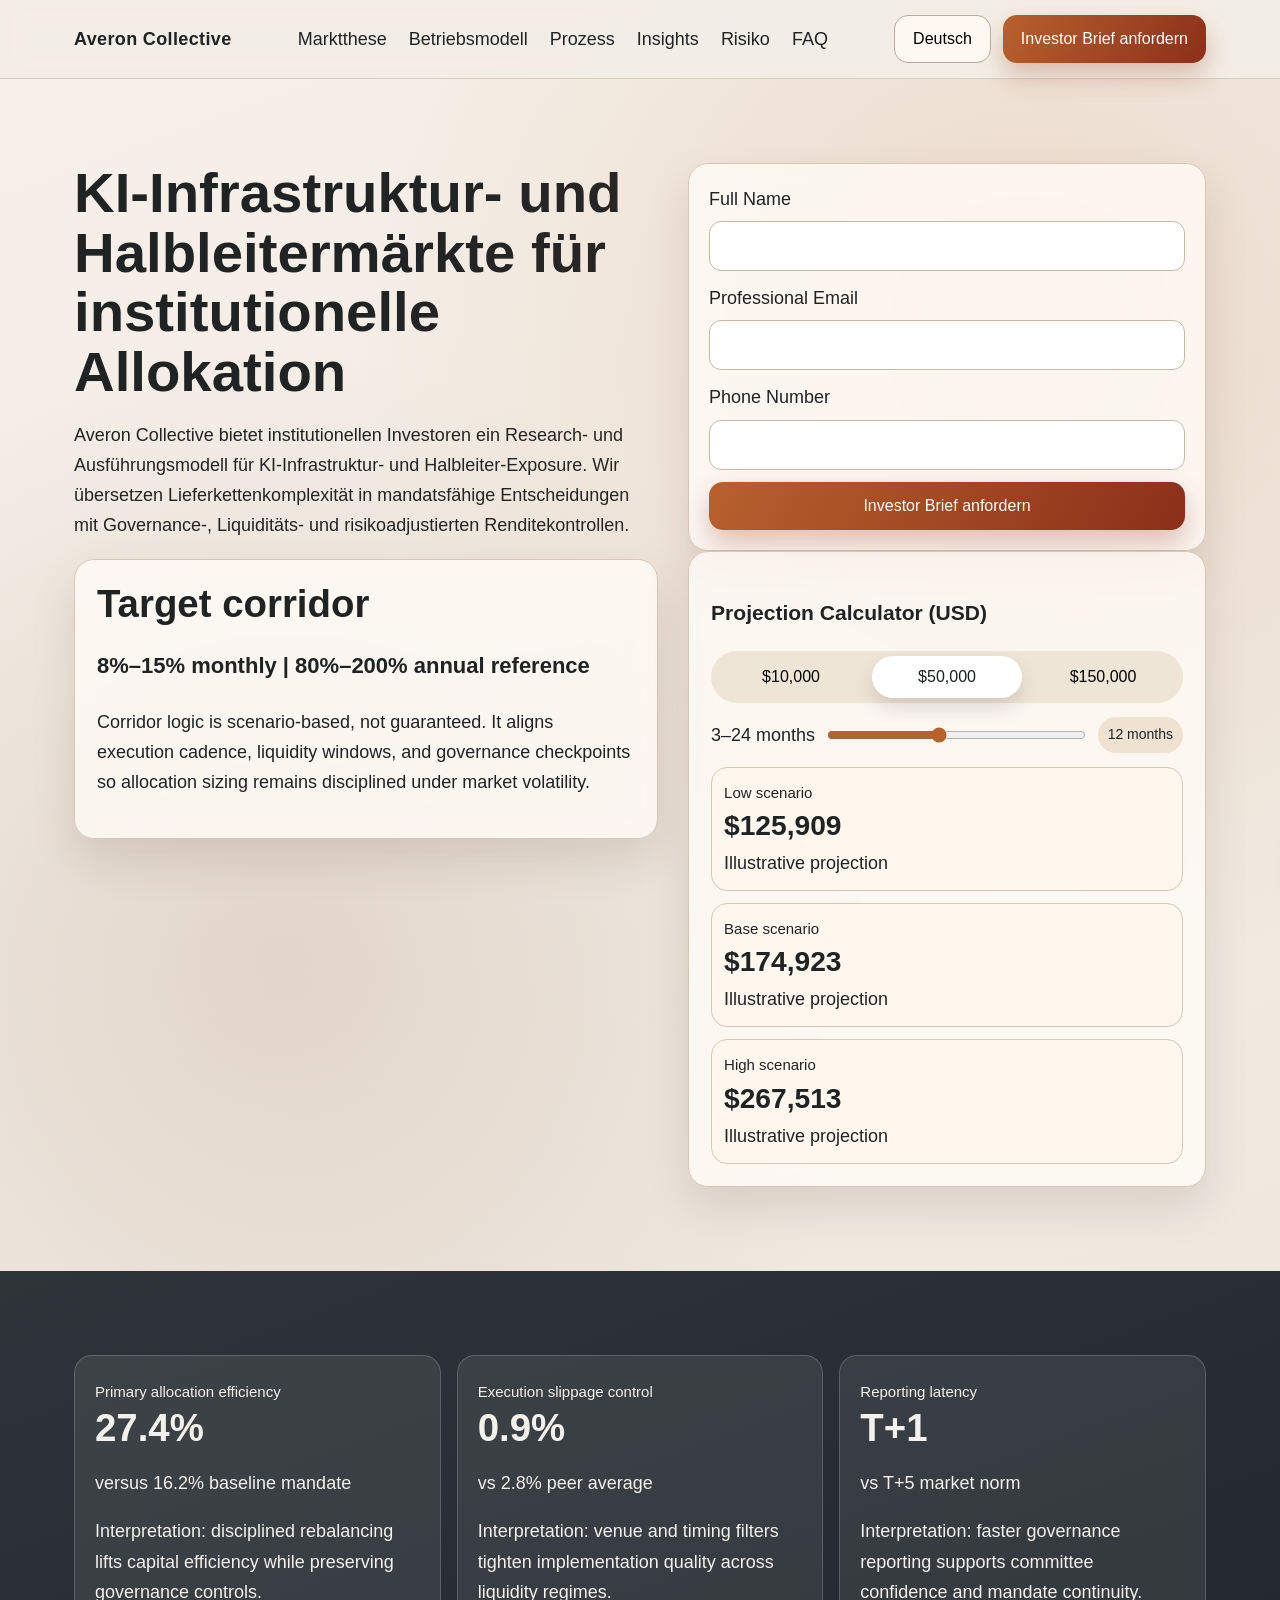
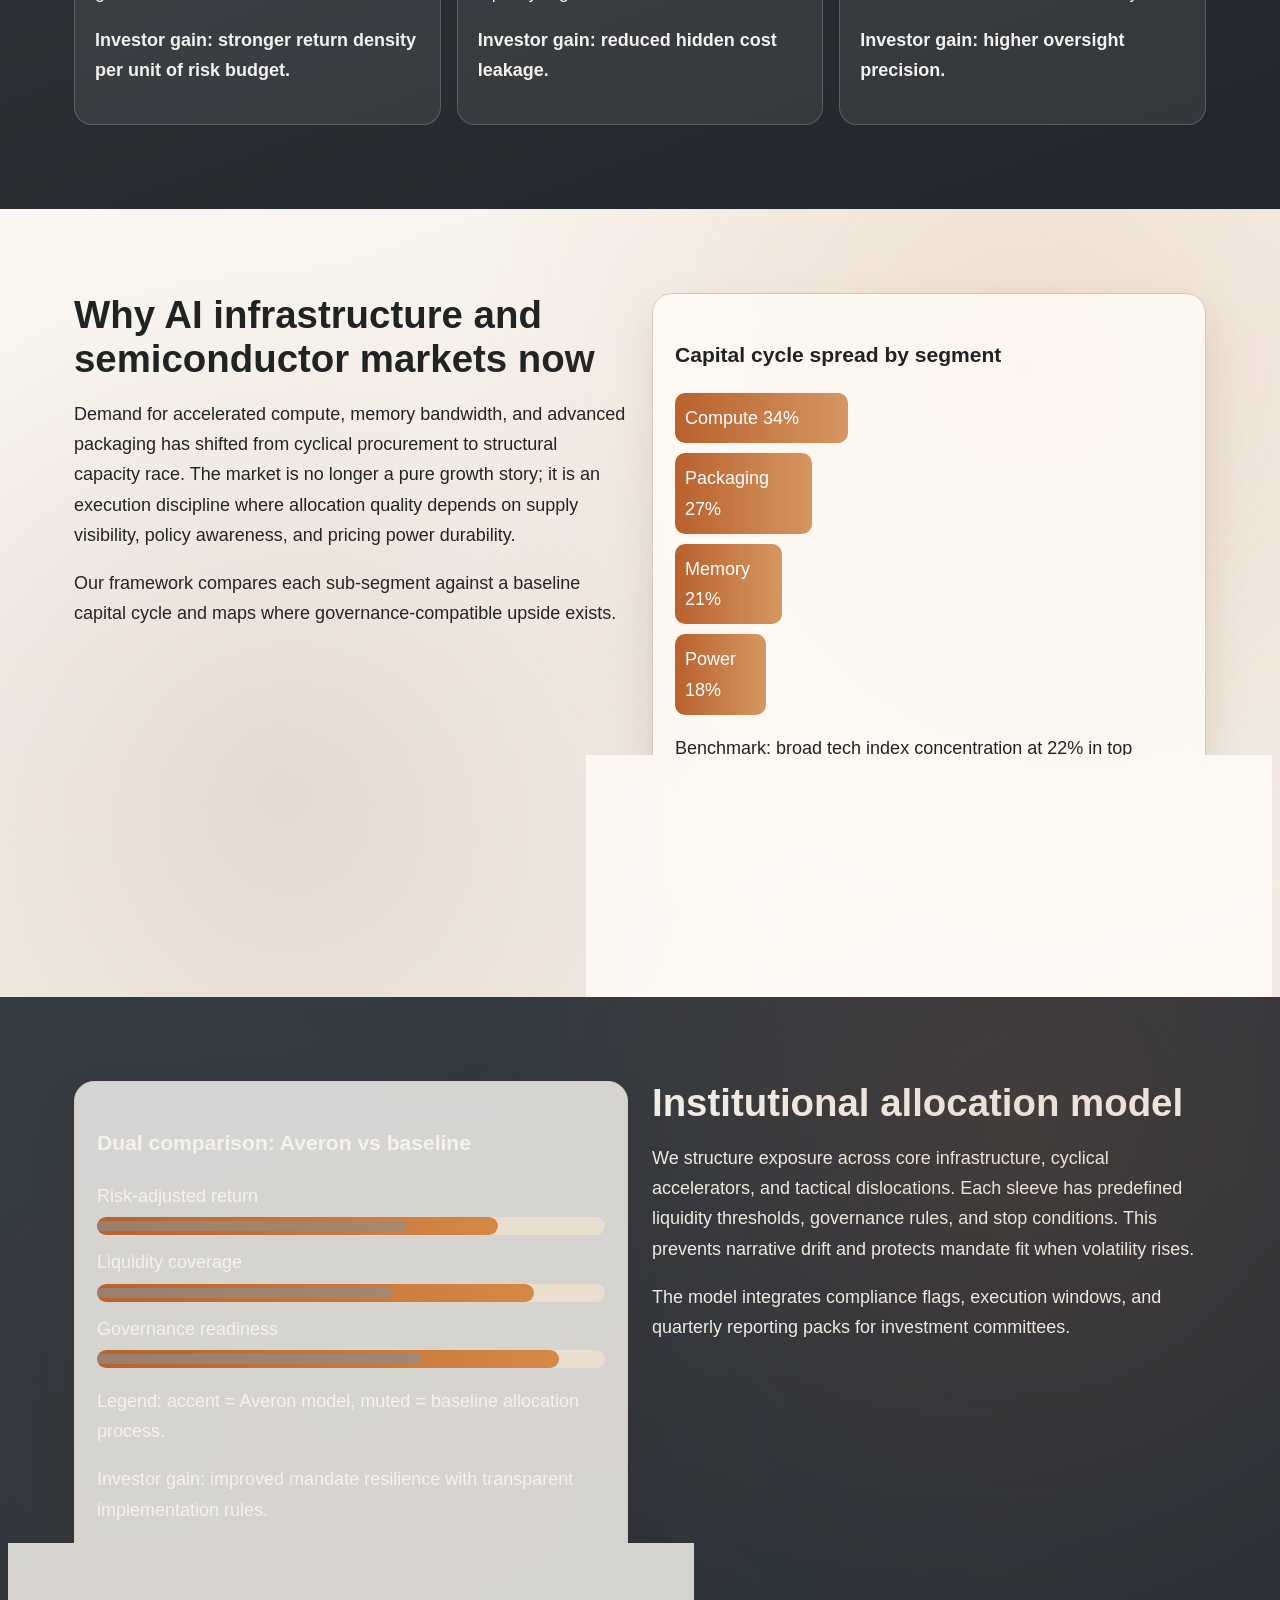
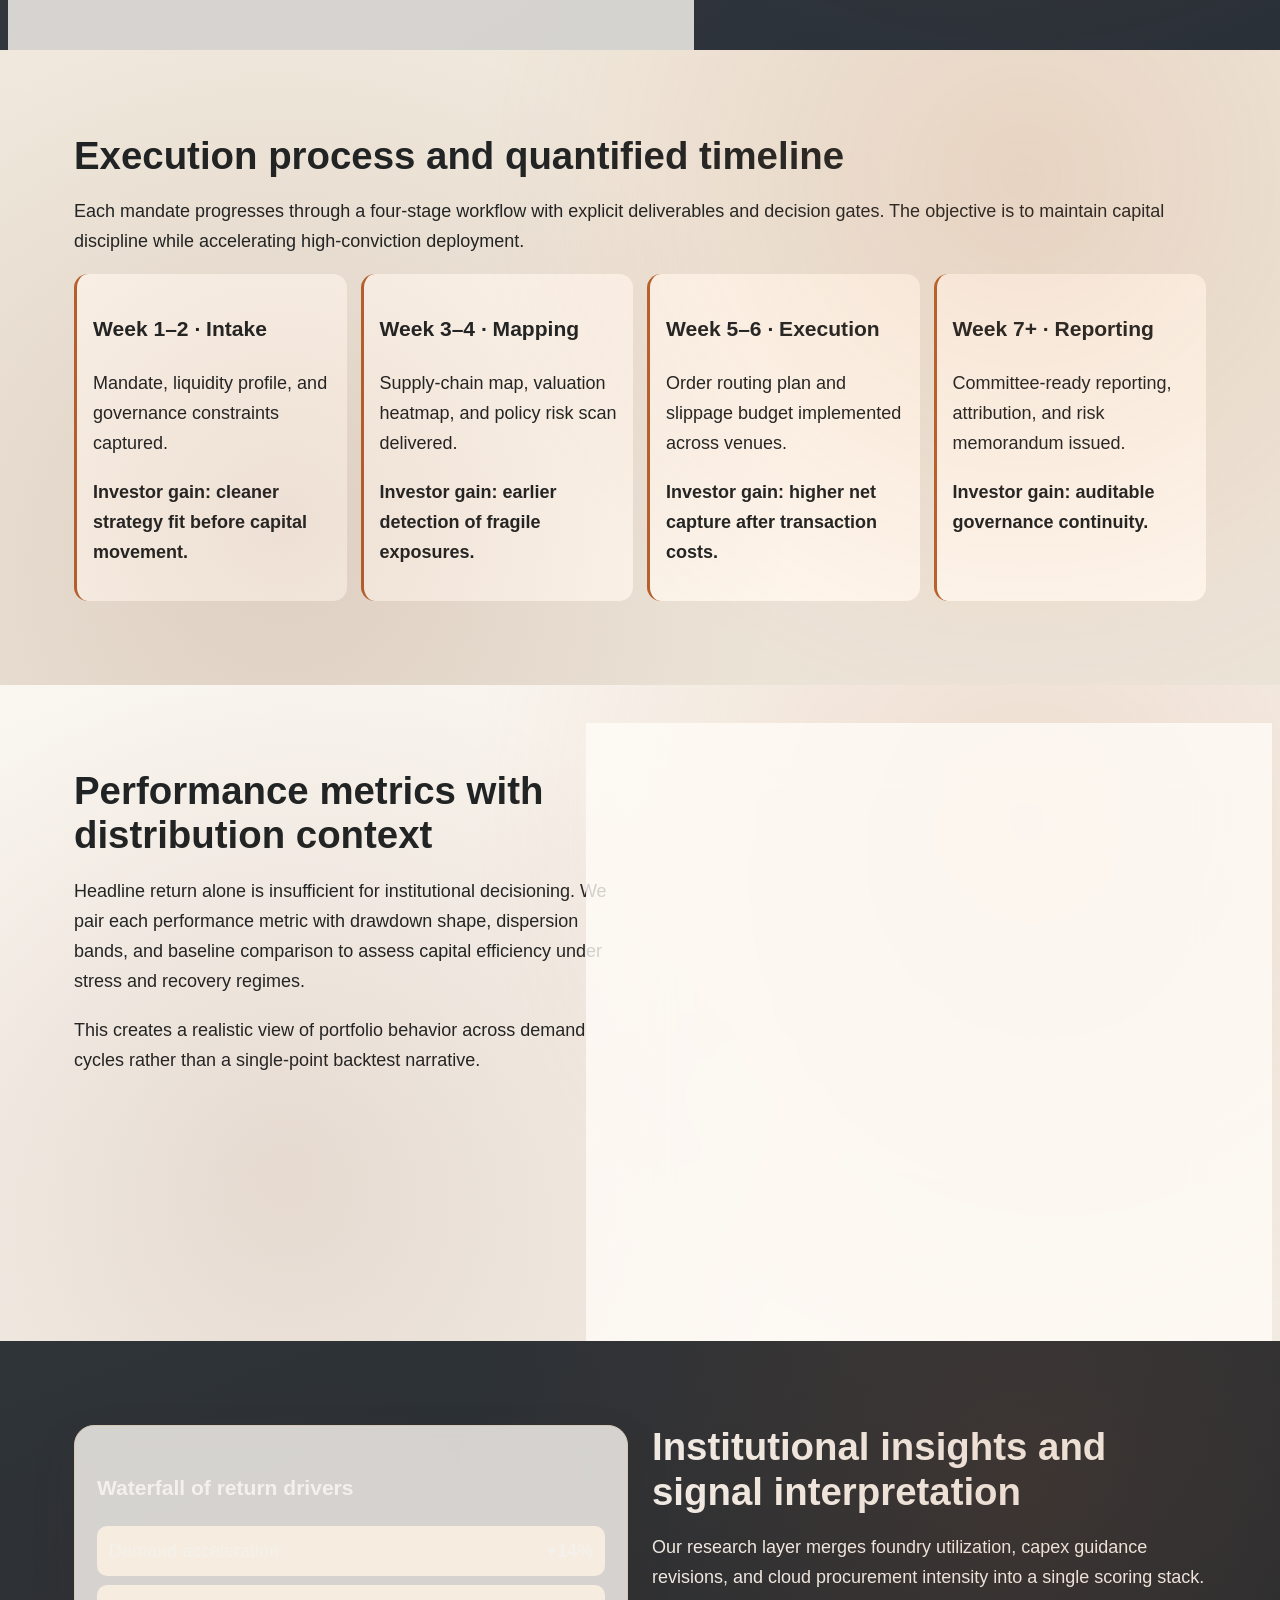
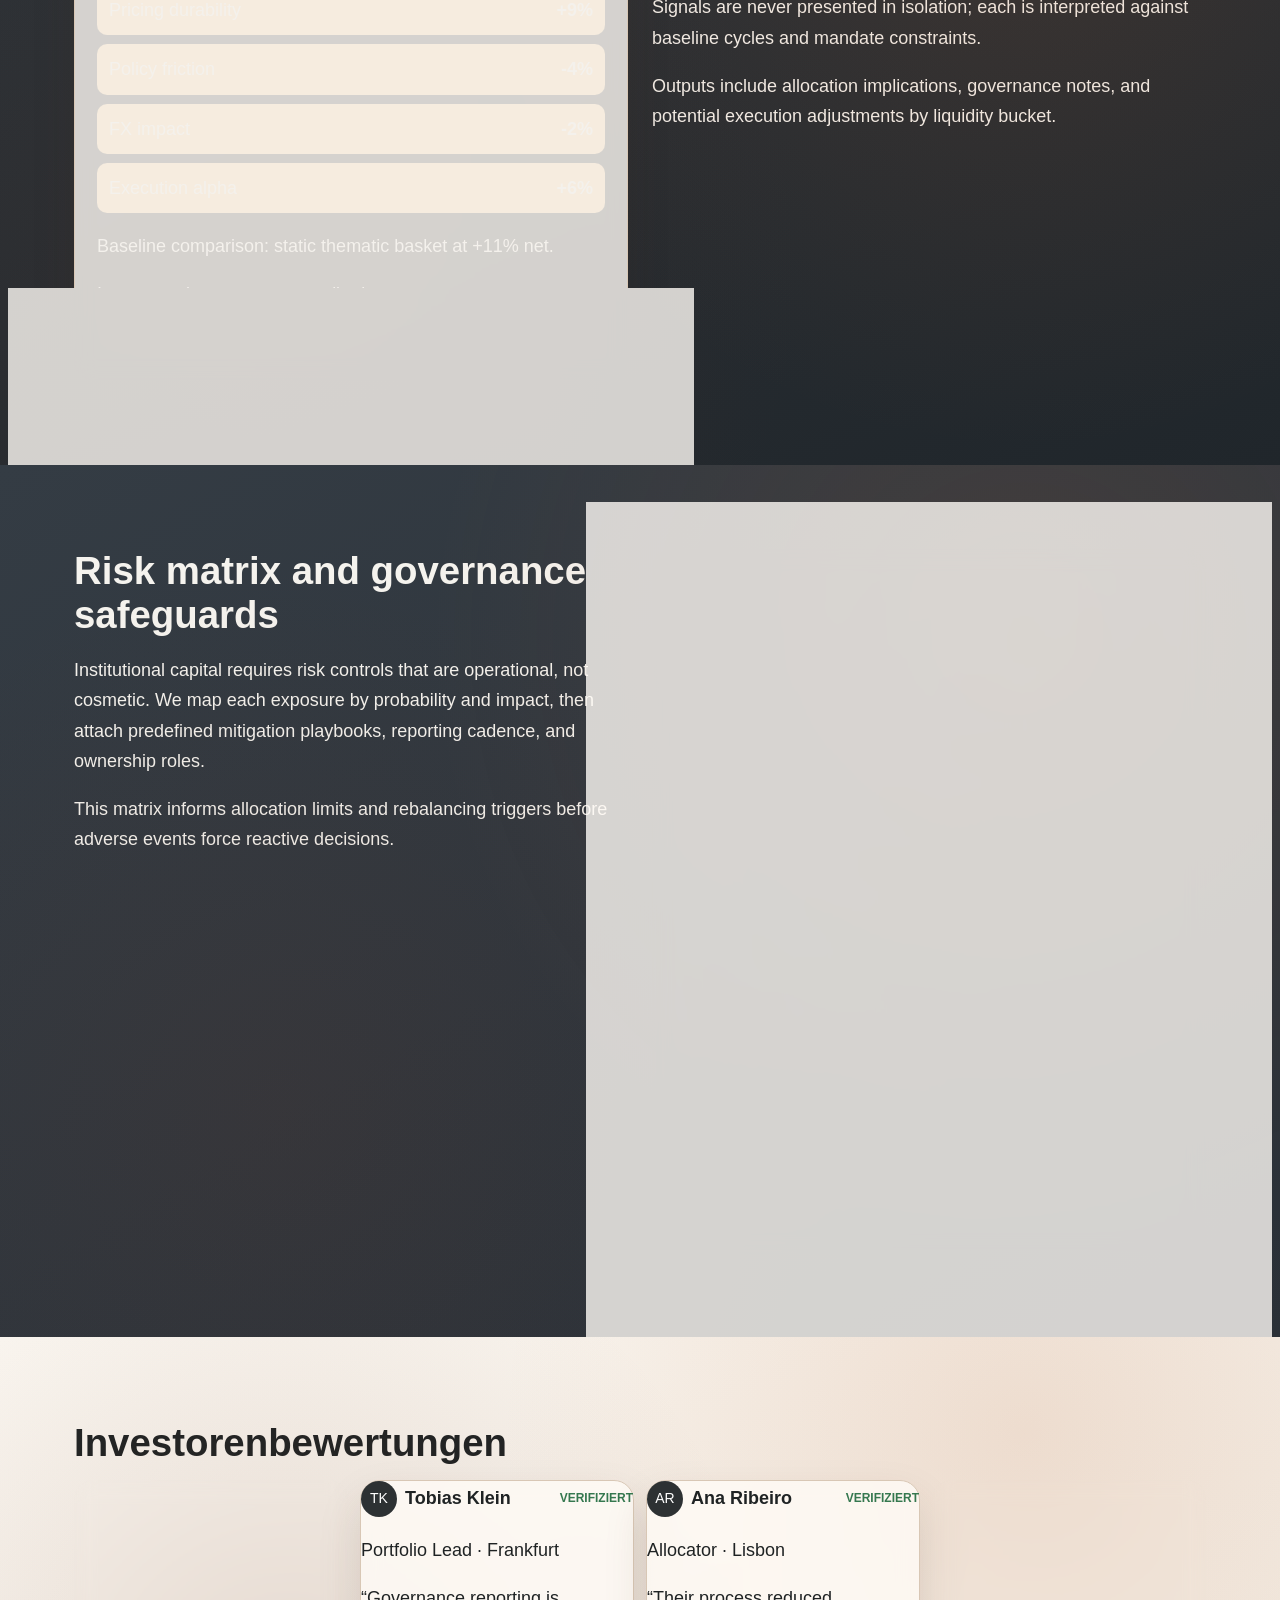
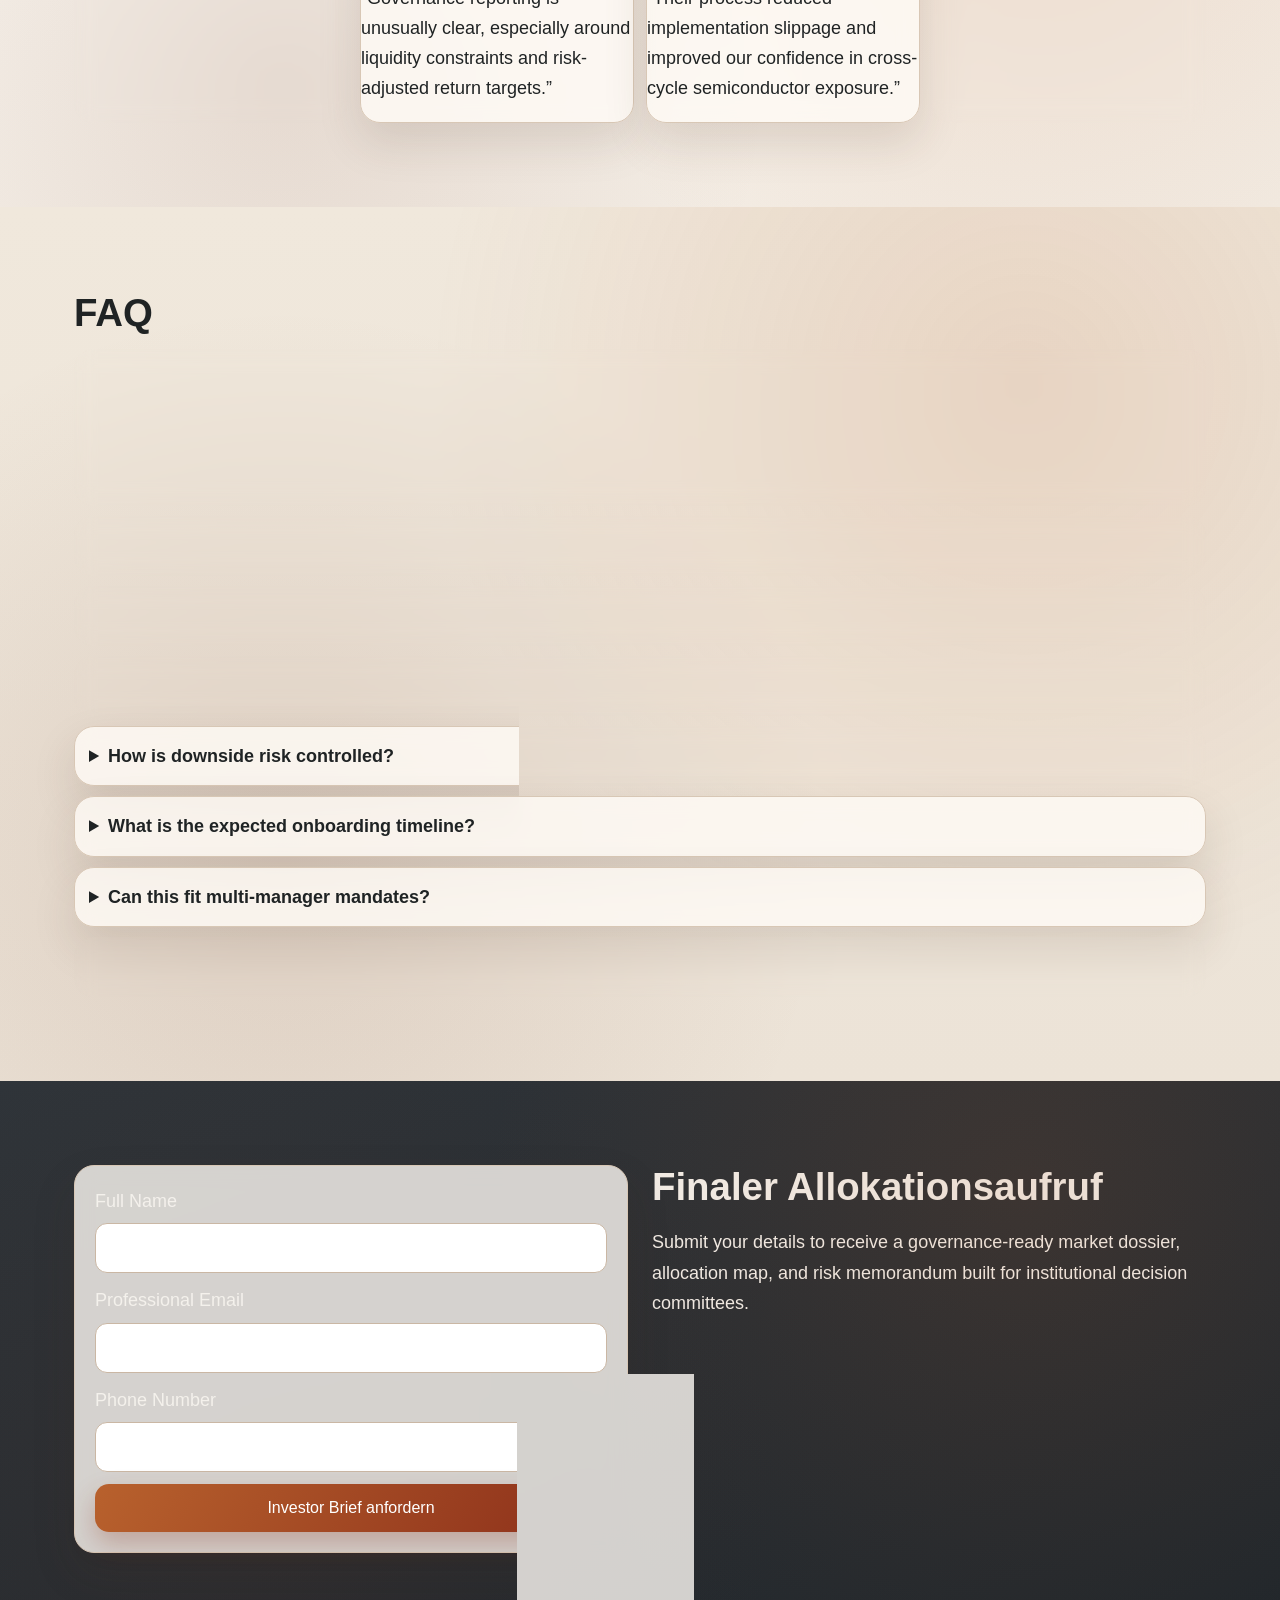
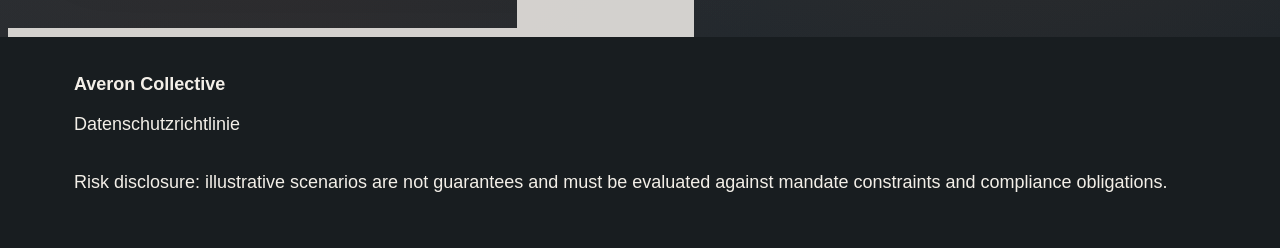
<file: de/index.html>
<!doctype html>
<html lang="de">
<head>
  <meta charset="utf-8">
  <meta name="viewport" content="width=device-width, initial-scale=1">
  <title>Averon Collective | KI-Infrastruktur- und Halbleitermarkt-Intelligenz</title>
  <meta name="description" content="Averon Collective liefert institutionelle Einblicke in KI-Infrastruktur und Halbleiter mit Governance-Reporting und qualifizierter Lead-Erfassung.">
  <link rel="canonical" href="https://www.averoncollective.com/de/index.html">
  <link rel="alternate" hreflang="en" href="https://www.averoncollective.com/index.html">
  <link rel="alternate" hreflang="de" href="https://www.averoncollective.com/de/index.html">
  <link rel="alternate" hreflang="fr" href="https://www.averoncollective.com/fr/index.html">
  <link rel="alternate" hreflang="es" href="https://www.averoncollective.com/es/index.html">
  <link rel="alternate" hreflang="it" href="https://www.averoncollective.com/it/index.html">
  <link rel="alternate" hreflang="tr" href="https://www.averoncollective.com/tr/index.html">
  <link rel="alternate" hreflang="pt" href="https://www.averoncollective.com/pt/index.html">
  <link rel="alternate" hreflang="ja" href="https://www.averoncollective.com/jp/index.html">
  <link rel="alternate" hreflang="sk" href="https://www.averoncollective.com/sk/index.html">
  <link rel="alternate" hreflang="be" href="https://www.averoncollective.com/be/index.html">
  <meta property="og:title" content="Averon Collective | KI-Infrastruktur- und Halbleitermarkt-Intelligenz">
  <meta property="og:description" content="Averon Collective liefert institutionelle Einblicke in KI-Infrastruktur und Halbleiter mit Governance-Reporting und qualifizierter Lead-Erfassung.">
  <meta property="og:type" content="website">
  <meta property="og:url" content="https://www.averoncollective.com/de/index.html">
  <meta name="twitter:card" content="summary_large_image">
  <meta name="twitter:title" content="Averon Collective | KI-Infrastruktur- und Halbleitermarkt-Intelligenz">
  <meta name="twitter:description" content="Averon Collective liefert institutionelle Einblicke in KI-Infrastruktur und Halbleiter mit Governance-Reporting und qualifizierter Lead-Erfassung.">
  <link rel="stylesheet" href="../assets/style.css">
  <script defer src="../assets/app.js"></script>
</head>
<body>
<header class="site-header">
  <div class="container header-wrap">
    <a class="brand" href="../index.html">Averon Collective</a>
    <nav class="desktop-nav" aria-label="Main navigation">
      <a href="#market">Marktthese</a><a href="#model">Betriebsmodell</a><a href="#process">Prozess</a><a href="#insights">Insights</a><a href="#risk">Risiko</a><a href="#faq">FAQ</a>
    </nav>
    <div class="header-actions">
      <div class="lang-dropdown">
        <button class="lang-trigger" aria-expanded="false" aria-haspopup="true">Deutsch</button>
        <div class="lang-menu"><a href="../index.html"><span class="flag">🇬🇧</span>English</a>
<a href="../de/index.html"><span class="flag">🇩🇪</span>Deutsch</a>
<a href="../fr/index.html"><span class="flag">🇫🇷</span>Français</a>
<a href="../es/index.html"><span class="flag">🇪🇸</span>Español</a>
<a href="../it/index.html"><span class="flag">🇮🇹</span>Italiano</a>
<a href="../tr/index.html"><span class="flag">🇹🇷</span>Türkçe</a>
<a href="../pt/index.html"><span class="flag">🇵🇹</span>Português</a>
<a href="../jp/index.html"><span class="flag">🇯🇵</span>日本語</a>
<a href="../sk/index.html"><span class="flag">🇸🇰</span>Slovenčina</a>
<a href="../be/index.html"><span class="flag">🇧🇪</span>Belgium</a></div>
      </div>
      <a class="btn btn-primary" href="#final-cta">Investor Brief anfordern</a>
      <button class="burger" aria-label="Open menu" aria-expanded="false">☰</button>
    </div>
  </div>
</header>
<div class="drawer-backdrop"></div>
<aside class="mobile-drawer" aria-hidden="true">
  <button class="drawer-close" aria-label="Close menu">✕</button>
  <nav><a href="#market">Marktthese</a><a href="#model">Betriebsmodell</a><a href="#process">Prozess</a><a href="#insights">Insights</a><a href="#risk">Risiko</a><a href="#faq">FAQ</a></nav>
  <div class="lang-dropdown mobile-lang"><button class="lang-trigger" aria-expanded="false">Deutsch</button><div class="lang-menu"><a href="../index.html"><span class="flag">🇬🇧</span>English</a>
<a href="../de/index.html"><span class="flag">🇩🇪</span>Deutsch</a>
<a href="../fr/index.html"><span class="flag">🇫🇷</span>Français</a>
<a href="../es/index.html"><span class="flag">🇪🇸</span>Español</a>
<a href="../it/index.html"><span class="flag">🇮🇹</span>Italiano</a>
<a href="../tr/index.html"><span class="flag">🇹🇷</span>Türkçe</a>
<a href="../pt/index.html"><span class="flag">🇵🇹</span>Português</a>
<a href="../jp/index.html"><span class="flag">🇯🇵</span>日本語</a>
<a href="../sk/index.html"><span class="flag">🇸🇰</span>Slovenčina</a>
<a href="../be/index.html"><span class="flag">🇧🇪</span>Belgium</a></div></div>
  <a class="btn btn-primary" href="#final-cta">Investor Brief anfordern</a>
</aside>
<main>
<section class="hero section-tone-a">
  <div class="container hero-grid">
    <div>
      <h1>KI-Infrastruktur- und Halbleitermärkte für institutionelle Allokation</h1>
      <p>Averon Collective bietet institutionellen Investoren ein Research- und Ausführungsmodell für KI-Infrastruktur- und Halbleiter-Exposure. Wir übersetzen Lieferkettenkomplexität in mandatsfähige Entscheidungen mit Governance-, Liquiditäts- und risikoadjustierten Renditekontrollen.</p>
      <article class="target-card glass">
        <h2>Target corridor</h2>
        <p class="big">8%–15% monthly | 80%–200% annual reference</p>
        <p>Corridor logic is scenario-based, not guaranteed. It aligns execution cadence, liquidity windows, and governance checkpoints so allocation sizing remains disciplined under market volatility.</p>
      </article>
    </div>
    <div>
      <form class="lead-form">
        <label>Full Name<input type="text" required></label>
        <label>Professional Email<input type="email" required></label>
        <label>Phone Number<input type="tel" required></label>
        <button type="submit" class="btn btn-primary">Investor Brief anfordern</button>
      </form>
      <div class="calc-card" data-calculator>
        <h3>Projection Calculator (USD)</h3>
        <div class="amount-segment"><button data-amount="10000">$10,000</button><button class="active" data-amount="50000">$50,000</button><button data-amount="150000">$150,000</button></div>
        <div class="month-row"><span>3–24 months</span><input type="range" min="3" max="24" value="12" data-months><span class="pill" data-month-label>12 months</span></div>
        <div class="result-grid">
          <article><small>Low scenario</small><strong data-low>$0</strong><span>Illustrative projection</span></article>
          <article><small>Base scenario</small><strong data-base>$0</strong><span>Illustrative projection</span></article>
          <article><small>High scenario</small><strong data-high>$0</strong><span>Illustrative projection</span></article>
        </div>
      </div>
    </div>
  </div>
</section>
<section class="kpi-strip section-tone-b"><div class="container kpi-grid"><article><small>Primary allocation efficiency</small><h2>27.4%</h2><p>versus 16.2% baseline mandate</p><p>Interpretation: disciplined rebalancing lifts capital efficiency while preserving governance controls.</p><p class="gain">Investor gain: stronger return density per unit of risk budget.</p></article><article><small>Execution slippage control</small><h2>0.9%</h2><p>vs 2.8% peer average</p><p>Interpretation: venue and timing filters tighten implementation quality across liquidity regimes.</p><p class="gain">Investor gain: reduced hidden cost leakage.</p></article><article><small>Reporting latency</small><h2>T+1</h2><p>vs T+5 market norm</p><p>Interpretation: faster governance reporting supports committee confidence and mandate continuity.</p><p class="gain">Investor gain: higher oversight precision.</p></article></div></section>
<section id="market" class="section section-tone-c"><div class="container split"><div><h2>Why AI infrastructure and semiconductor markets now</h2><p>Demand for accelerated compute, memory bandwidth, and advanced packaging has shifted from cyclical procurement to structural capacity race. The market is no longer a pure growth story; it is an execution discipline where allocation quality depends on supply visibility, policy awareness, and pricing power durability.</p><p>Our framework compares each sub-segment against a baseline capital cycle and maps where governance-compatible upside exists.</p></div><div class="viz-card"><h3>Capital cycle spread by segment</h3><div class="stack-bar"><span style="--w:34%">Compute 34%</span><span style="--w:27%">Packaging 27%</span><span style="--w:21%">Memory 21%</span><span style="--w:18%">Power 18%</span></div><p>Benchmark: broad tech index concentration at 22% in top segment.</p><p>Investor gain: diversified exposure lowers concentration shock while preserving thematic upside.</p></div></div></section>
<section id="model" class="section section-tone-d"><div class="container split reverse"><div><h2>Institutional allocation model</h2><p>We structure exposure across core infrastructure, cyclical accelerators, and tactical dislocations. Each sleeve has predefined liquidity thresholds, governance rules, and stop conditions. This prevents narrative drift and protects mandate fit when volatility rises.</p><p>The model integrates compliance flags, execution windows, and quarterly reporting packs for investment committees.</p></div><div class="viz-card"><h3>Dual comparison: Averon vs baseline</h3><div class="dual-bars"><div><label>Risk-adjusted return</label><div><i style="--w:79%"></i><b style="--w:61%"></b></div></div><div><label>Liquidity coverage</label><div><i style="--w:86%"></i><b style="--w:58%"></b></div></div><div><label>Governance readiness</label><div><i style="--w:91%"></i><b style="--w:64%"></b></div></div></div><p>Legend: accent = Averon model, muted = baseline allocation process.</p><p>Investor gain: improved mandate resilience with transparent implementation rules.</p></div></div></section>
<section id="process" class="section section-tone-e"><div class="container"><h2>Execution process and quantified timeline</h2><p>Each mandate progresses through a four-stage workflow with explicit deliverables and decision gates. The objective is to maintain capital discipline while accelerating high-conviction deployment.</p><div class="timeline"><article><h3>Week 1–2 · Intake</h3><p>Mandate, liquidity profile, and governance constraints captured.</p><p class="gain">Investor gain: cleaner strategy fit before capital movement.</p></article><article><h3>Week 3–4 · Mapping</h3><p>Supply-chain map, valuation heatmap, and policy risk scan delivered.</p><p class="gain">Investor gain: earlier detection of fragile exposures.</p></article><article><h3>Week 5–6 · Execution</h3><p>Order routing plan and slippage budget implemented across venues.</p><p class="gain">Investor gain: higher net capture after transaction costs.</p></article><article><h3>Week 7+ · Reporting</h3><p>Committee-ready reporting, attribution, and risk memorandum issued.</p><p class="gain">Investor gain: auditable governance continuity.</p></article></div></div></section>
<section class="section section-tone-c"><div class="container split"><div><h2>Performance metrics with distribution context</h2><p>Headline return alone is insufficient for institutional decisioning. We pair each performance metric with drawdown shape, dispersion bands, and baseline comparison to assess capital efficiency under stress and recovery regimes.</p><p>This creates a realistic view of portfolio behavior across demand cycles rather than a single-point backtest narrative.</p></div><div class="viz-card"><h3>Vertical distribution by scenario</h3><div class="v-bars"><div><span>Defensive</span><i style="--h:46%"></i><em>46%</em></div><div><span>Base</span><i style="--h:68%"></i><em>68%</em></div><div><span>Upside</span><i style="--h:83%"></i><em>83%</em></div></div><p>Threshold marker: 52% required for target risk budget.</p><p>Investor gain: clearer expectation setting before committee approval.</p></div></div></section>
<section id="insights" class="section section-tone-b"><div class="container split reverse"><div><h2>Institutional insights and signal interpretation</h2><p>Our research layer merges foundry utilization, capex guidance revisions, and cloud procurement intensity into a single scoring stack. Signals are never presented in isolation; each is interpreted against baseline cycles and mandate constraints.</p><p>Outputs include allocation implications, governance notes, and potential execution adjustments by liquidity bucket.</p></div><div class="viz-card"><h3>Waterfall of return drivers</h3><ul class="waterfall"><li><span>Demand acceleration</span><b>+14%</b></li><li><span>Pricing durability</span><b>+9%</b></li><li><span>Policy friction</span><b>-4%</b></li><li><span>FX impact</span><b>-2%</b></li><li><span>Execution alpha</span><b>+6%</b></li></ul><p>Baseline comparison: static thematic basket at +11% net.</p><p>Investor gain: transparent attribution supports governance confidence.</p></div></div></section>
<section id="risk" class="section section-tone-d"><div class="container split"><div><h2>Risk matrix and governance safeguards</h2><p>Institutional capital requires risk controls that are operational, not cosmetic. We map each exposure by probability and impact, then attach predefined mitigation playbooks, reporting cadence, and ownership roles.</p><p>This matrix informs allocation limits and rebalancing triggers before adverse events force reactive decisions.</p></div><div class="viz-card"><h3>2x2 risk matrix</h3><div class="risk-matrix"><div><strong>Low impact / Low probability</strong><p>Minor logistics delay · monitor monthly</p></div><div><strong>High impact / Low probability</strong><p>Export restriction shock · hedge overlays</p></div><div><strong>Low impact / High probability</strong><p>Quarterly inventory swings · dynamic sizing</p></div><div><strong>High impact / High probability</strong><p>Capacity bottleneck + policy change · hard risk cap</p></div></div><p>Benchmark: unmanaged thematic basket has no pre-defined quadrant actions.</p><p>Investor gain: reduced governance drift and faster decision readiness.</p></div></div></section>
<section class="section section-tone-c"><div class="container"><h2>Investorenbewertungen</h2><div class="reviews-grid"><article><div class="review-head"><span class="avatar">ML</span><strong>Maria Laurent</strong><em>VERIFIZIERT</em></div><p class="meta">CIO · Paris</p><p>“Averon translated complex semiconductor execution risk into an allocation policy our committee could approve in one cycle.”</p></article><article><div class="review-head"><span class="avatar">TK</span><strong>Tobias Klein</strong><em>VERIFIZIERT</em></div><p class="meta">Portfolio Lead · Frankfurt</p><p>“Governance reporting is unusually clear, especially around liquidity constraints and risk-adjusted return targets.”</p></article><article><div class="review-head"><span class="avatar">AR</span><strong>Ana Ribeiro</strong><em>VERIFIZIERT</em></div><p class="meta">Allocator · Lisbon</p><p>“Their process reduced implementation slippage and improved our confidence in cross-cycle semiconductor exposure.”</p></article><article><div class="review-head"><span class="avatar">DK</span><strong>David Král</strong><em>VERIFIZIERT</em></div><p class="meta">Investment Director · Bratislava</p><p>“The scenario corridor and risk matrix gave us a practical decision framework rather than generic thematic marketing.”</p></article></div></div></section>
<section id="faq" class="section section-tone-e"><div class="container"><h2>FAQ</h2><div class="faq-list"><details open><summary>How is allocation governance documented?</summary><p>Each mandate includes explicit controls, benchmark references, and investor implications so decisions remain auditable and execution-ready.</p></details><details ><summary>What liquidity profile is required?</summary><p>Each mandate includes explicit controls, benchmark references, and investor implications so decisions remain auditable and execution-ready.</p></details><details ><summary>How often do you rebalance exposures?</summary><p>Each mandate includes explicit controls, benchmark references, and investor implications so decisions remain auditable and execution-ready.</p></details><details ><summary>Do you provide committee-ready reporting?</summary><p>Each mandate includes explicit controls, benchmark references, and investor implications so decisions remain auditable and execution-ready.</p></details><details ><summary>How is downside risk controlled?</summary><p>Each mandate includes explicit controls, benchmark references, and investor implications so decisions remain auditable and execution-ready.</p></details><details ><summary>What is the expected onboarding timeline?</summary><p>Each mandate includes explicit controls, benchmark references, and investor implications so decisions remain auditable and execution-ready.</p></details><details ><summary>Can this fit multi-manager mandates?</summary><p>Each mandate includes explicit controls, benchmark references, and investor implications so decisions remain auditable and execution-ready.</p></details><details ><summary>How do you manage policy and compliance risk?</summary><p>Each mandate includes explicit controls, benchmark references, and investor implications so decisions remain auditable and execution-ready.</p></details></div></div></section>
<section id="final-cta" class="section section-tone-b"><div class="container split reverse"><div><h2>Finaler Allokationsaufruf</h2><p>Submit your details to receive a governance-ready market dossier, allocation map, and risk memorandum built for institutional decision committees.</p></div><form class="lead-form">
<label>Full Name<input type="text" required></label>
<label>Professional Email<input type="email" required></label>
<label>Phone Number<input type="tel" required></label>
<button type="submit" class="btn btn-primary">Investor Brief anfordern</button>
</form></div></section>
</main>
<footer class="site-footer"><div class="container"><strong>Averon Collective</strong><a href="#" data-open-privacy>Datenschutzrichtlinie</a><p>Risk disclosure: illustrative scenarios are not guarantees and must be evaluated against mandate constraints and compliance obligations.</p></div></footer>
<div class="modal" id="privacy-modal" aria-hidden="true"><div class="modal-panel"><button class="modal-x" aria-label="Close">✕</button><h2>Datenschutzrichtlinie</h2><div class="modal-body"><h3>Introduction</h3><p>We process professional contact data for institutional communication and onboarding workflows.</p><h3>Data collection</h3><p>Name, professional email, phone number, and interaction metadata are collected through forms.</p><h3>Legal basis</h3><p>Processing is based on legitimate interest, contractual necessity, and applicable regulatory obligations.</p><h3>Cookies</h3><p>Essential cookies support site operation; analytics cookies are used only where lawful.</p><h3>Retention</h3><p>Records are retained according to governance and compliance requirements, then securely deleted.</p><h3>Third-party sharing</h3><p>We share data with vetted service providers under contractual safeguards.</p><h3>Security</h3><p>Access controls, encryption standards, and monitoring are applied to protect data integrity.</p><h3>User rights</h3><p>Data subjects may request access, correction, deletion, portability, and objection rights.</p><h3>International transfers</h3><p>Cross-border transfers use legal mechanisms such as standard contractual clauses.</p><h3>Industry risk disclosure</h3><p>AI infrastructure and semiconductor markets are volatile; decisions should consider liquidity, policy, and valuation risk.</p><h3>Contact</h3><p>privacy@averoncollective.com</p></div><div class="modal-foot"><button class="btn" data-close-privacy>Close</button></div></div></div>
<script type="application/ld+json">{"@context":"https://schema.org","@graph":[{"@type":"Organization","name":"Averon Collective","url":"https://www.averoncollective.com"},{"@type":"WebSite","name":"Averon Collective","url":"https://www.averoncollective.com"},{"@type":"FAQPage","mainEntity":[{"@type":"Question","name":"How is allocation governance documented?","acceptedAnswer":{"@type":"Answer","text":"Through committee-ready reporting, risk controls, and benchmark references."}]},{"@type":"Review","reviewBody":"Institutional-grade process and governance reporting.","author":{"@type":"Person","name":"Maria Laurent"},"reviewRating":{"@type":"Rating","ratingValue":"5","bestRating":"5"}}]}</script>
</body></html>
</file>
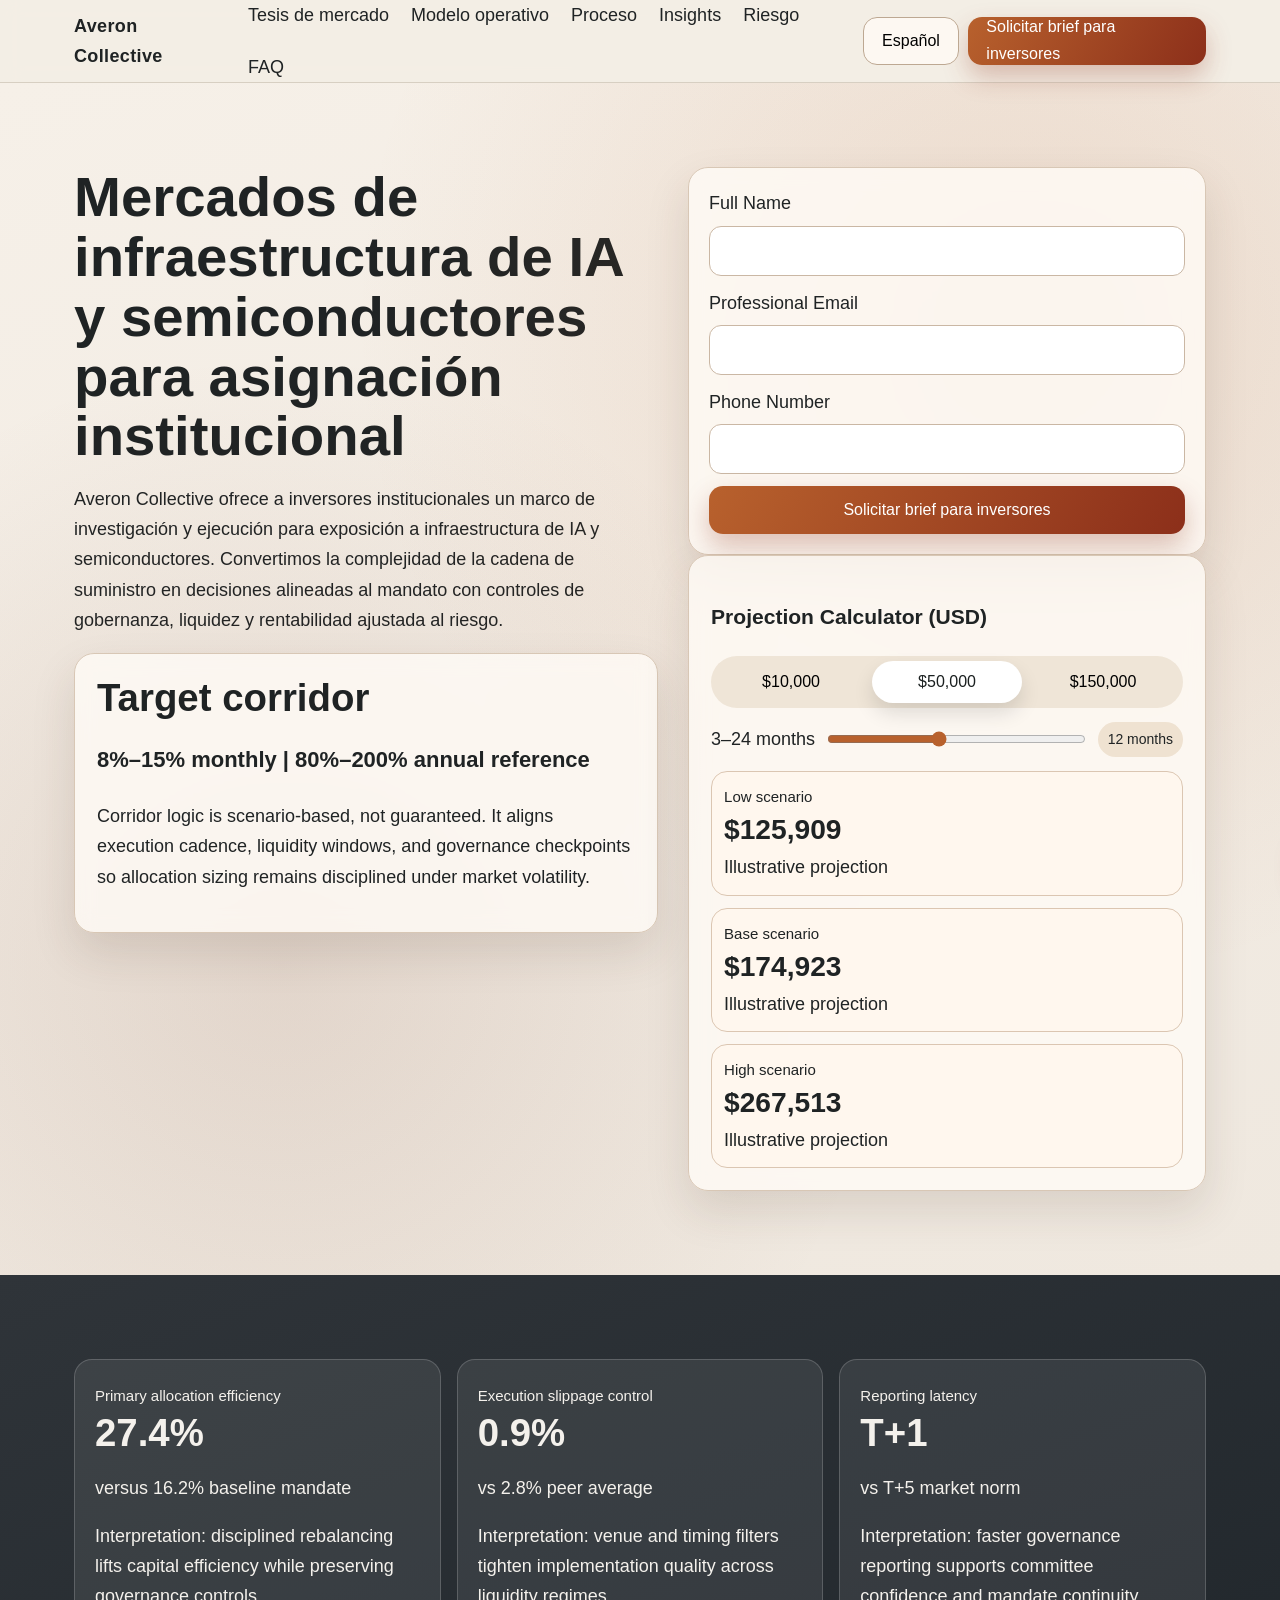
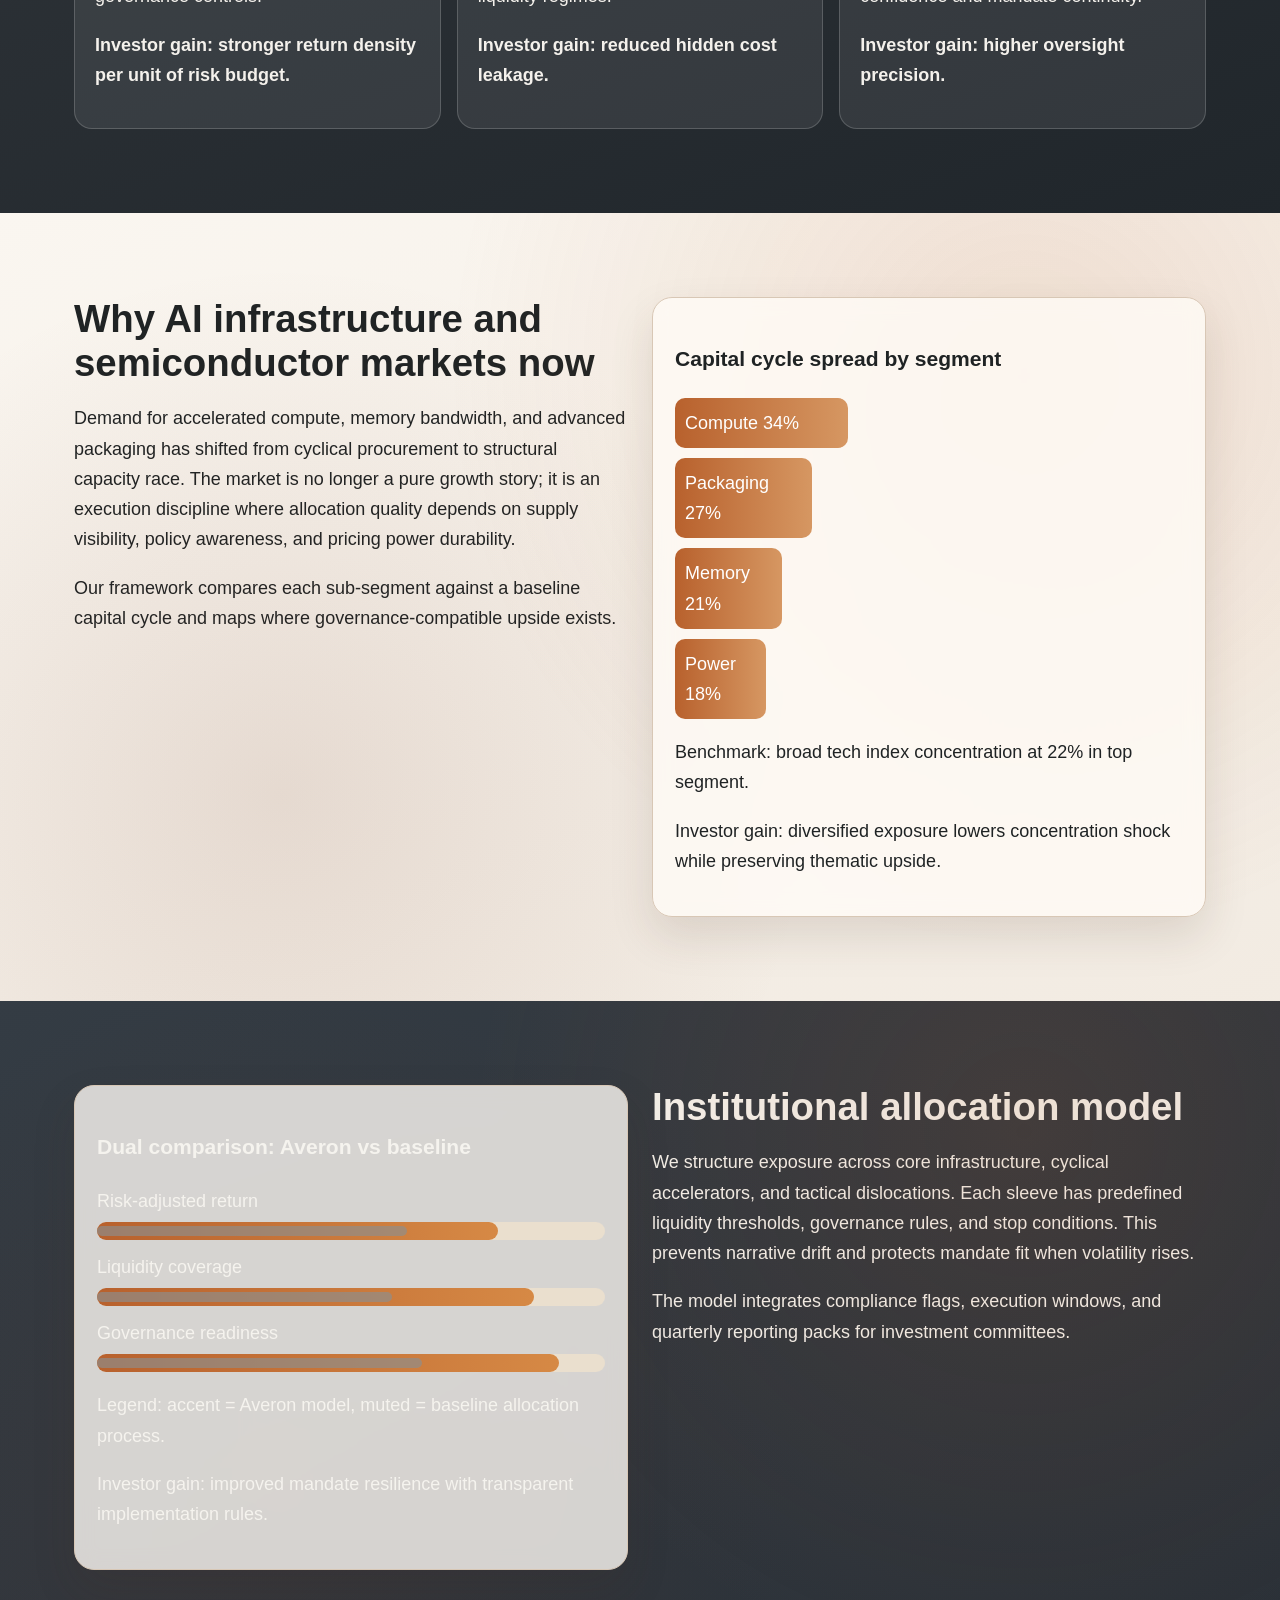
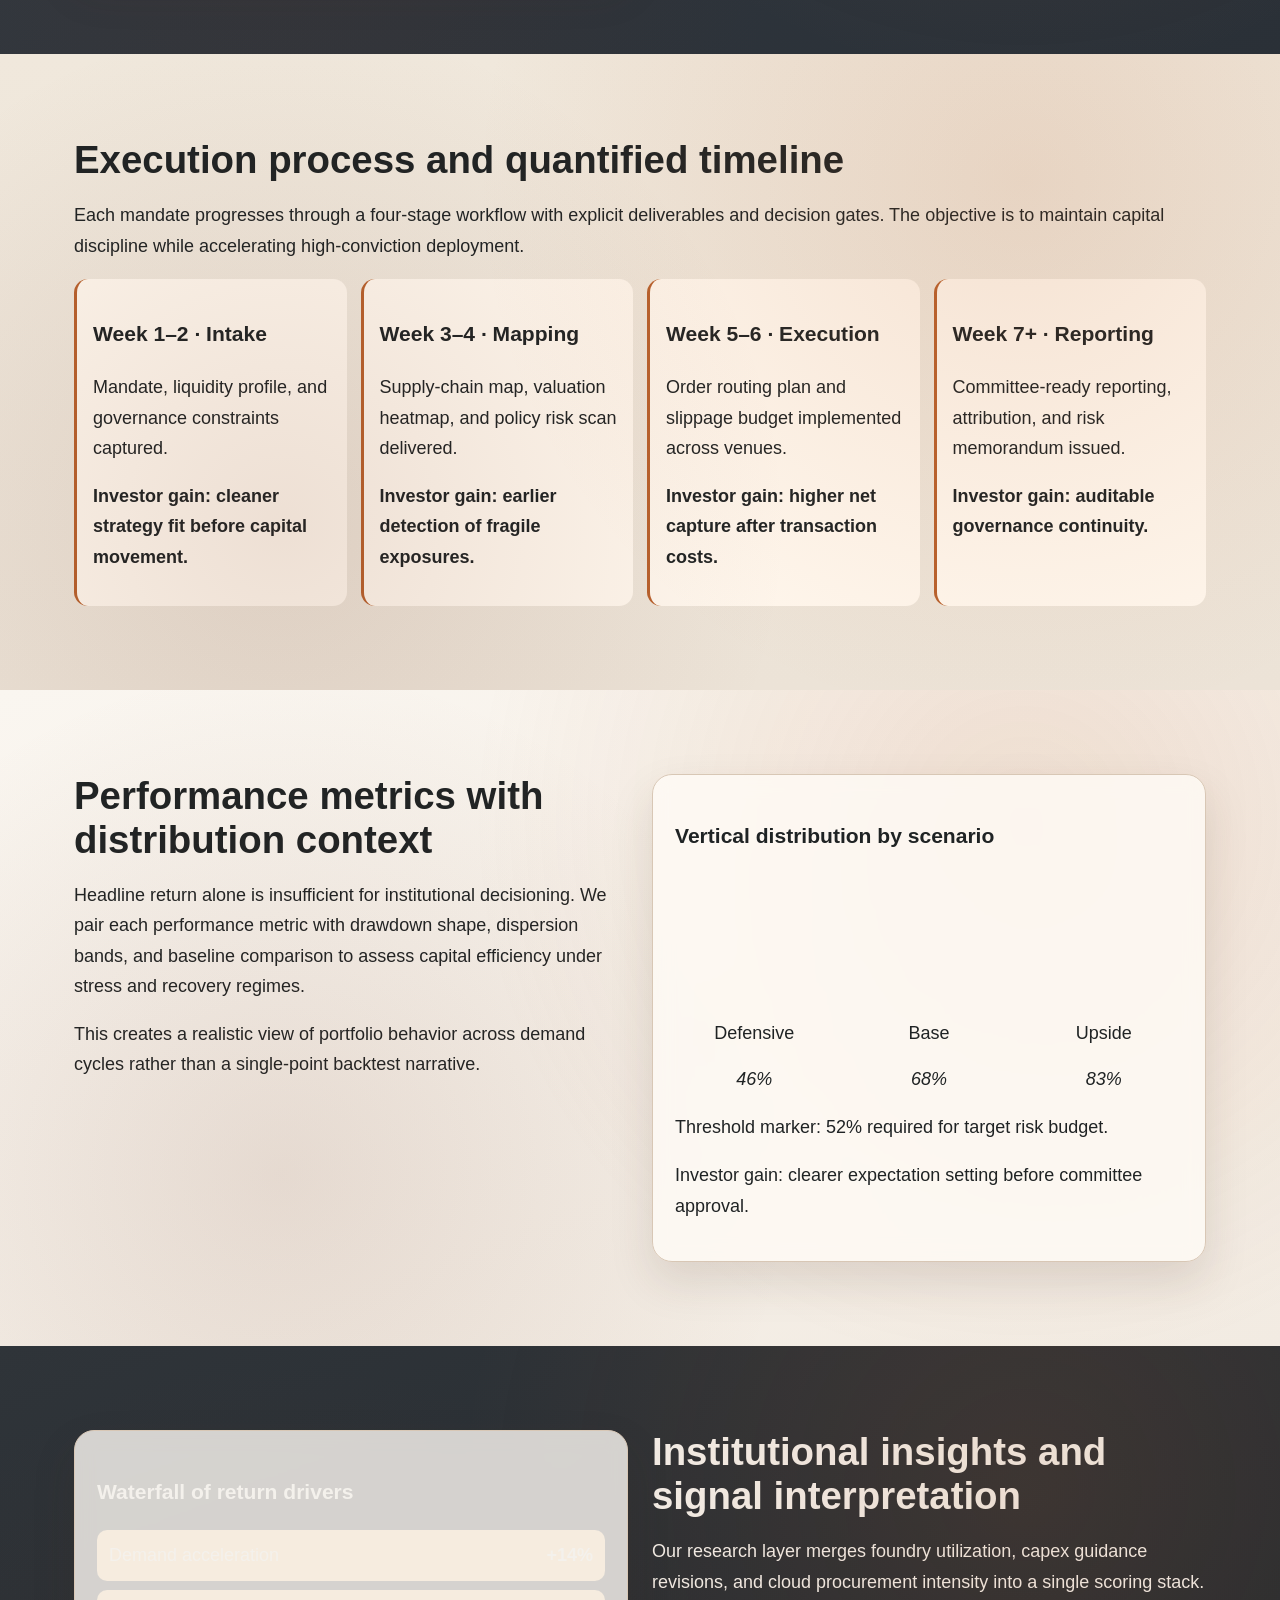
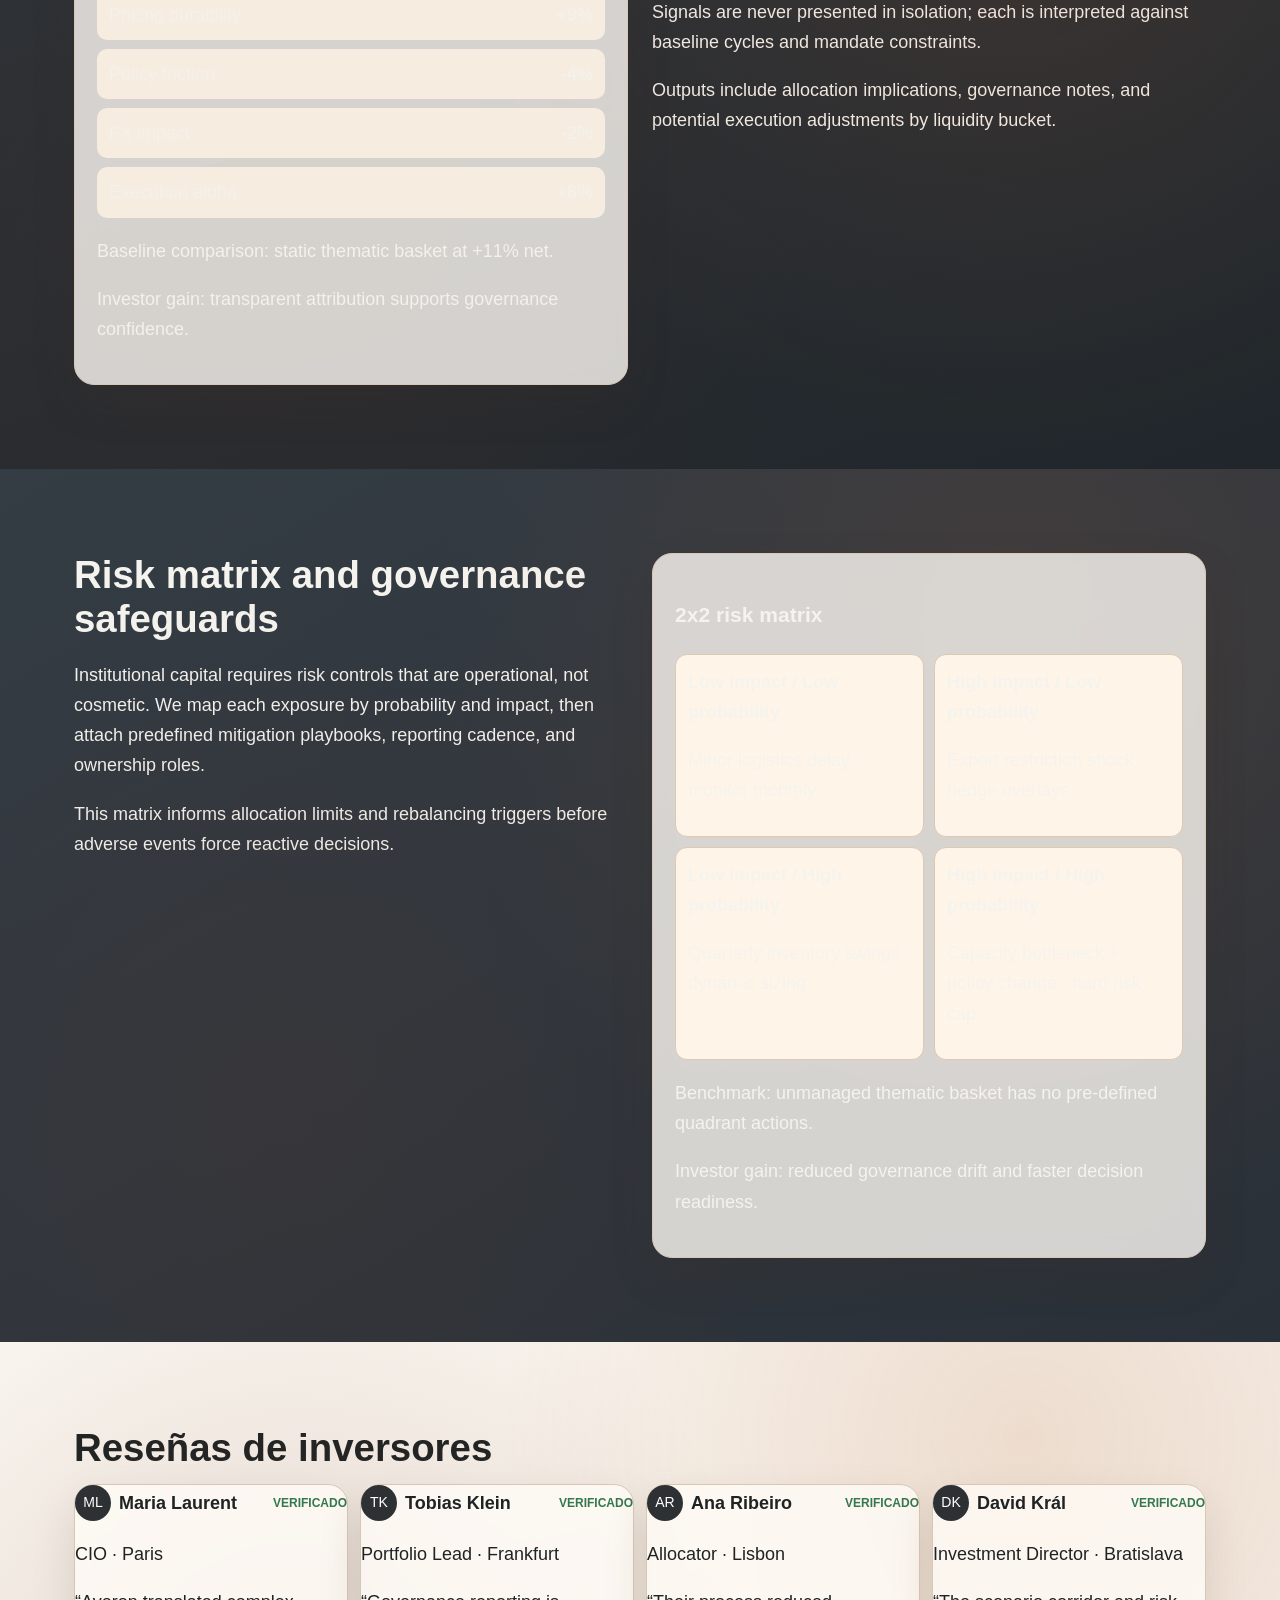
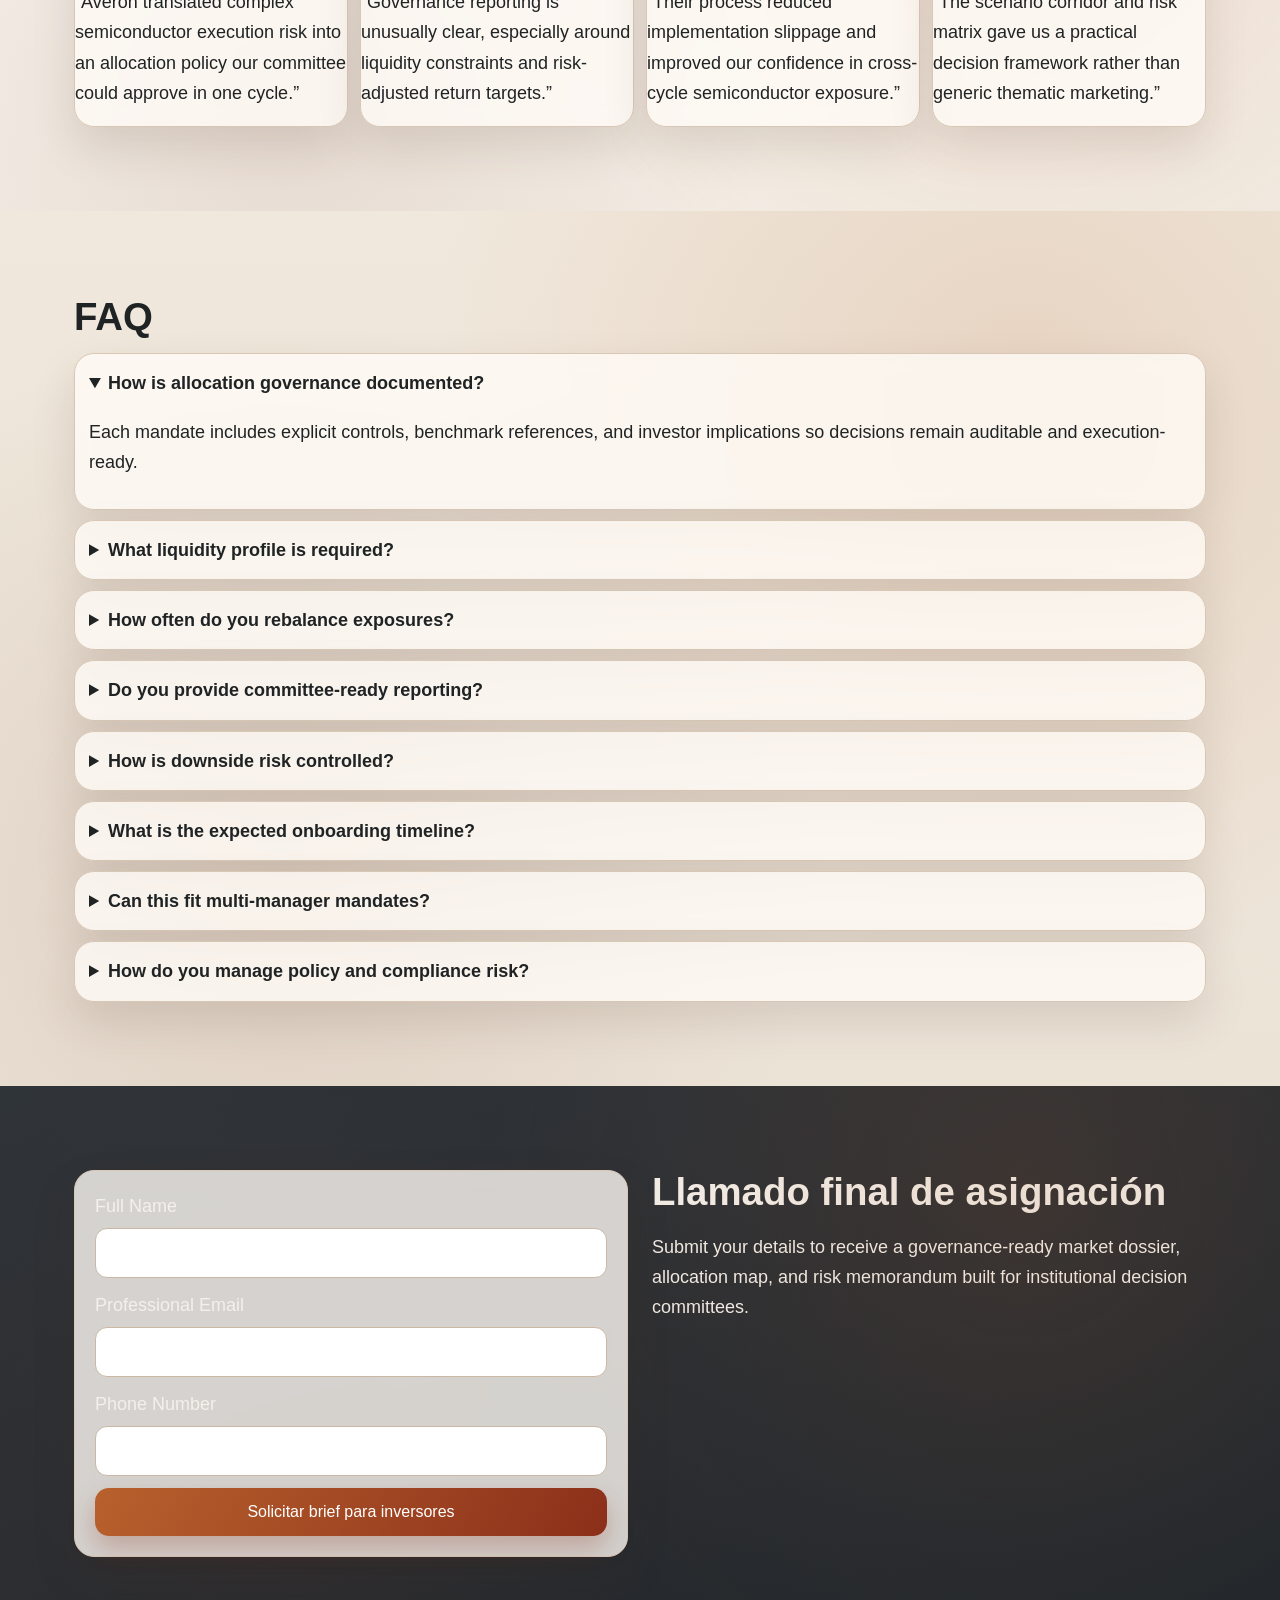
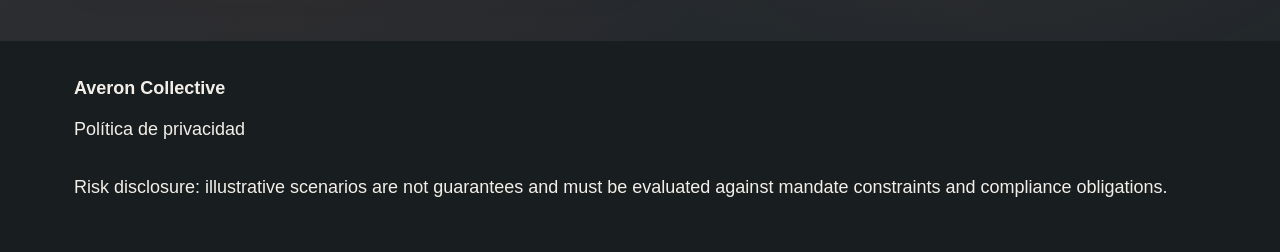
<file: es/index.html>
<!doctype html>
<html lang="es">
<head>
  <meta charset="utf-8">
  <meta name="viewport" content="width=device-width, initial-scale=1">
  <title>Averon Collective | Inteligencia de Mercados de IA y Semiconductores</title>
  <meta name="description" content="Averon Collective ofrece análisis institucional de infraestructura IA y semiconductores con reporting de gobernanza y captación de leads de alta calidad.">
  <link rel="canonical" href="https://www.averoncollective.com/es/index.html">
  <link rel="alternate" hreflang="en" href="https://www.averoncollective.com/index.html">
  <link rel="alternate" hreflang="de" href="https://www.averoncollective.com/de/index.html">
  <link rel="alternate" hreflang="fr" href="https://www.averoncollective.com/fr/index.html">
  <link rel="alternate" hreflang="es" href="https://www.averoncollective.com/es/index.html">
  <link rel="alternate" hreflang="it" href="https://www.averoncollective.com/it/index.html">
  <link rel="alternate" hreflang="tr" href="https://www.averoncollective.com/tr/index.html">
  <link rel="alternate" hreflang="pt" href="https://www.averoncollective.com/pt/index.html">
  <link rel="alternate" hreflang="ja" href="https://www.averoncollective.com/jp/index.html">
  <link rel="alternate" hreflang="sk" href="https://www.averoncollective.com/sk/index.html">
  <link rel="alternate" hreflang="be" href="https://www.averoncollective.com/be/index.html">
  <meta property="og:title" content="Averon Collective | Inteligencia de Mercados de IA y Semiconductores">
  <meta property="og:description" content="Averon Collective ofrece análisis institucional de infraestructura IA y semiconductores con reporting de gobernanza y captación de leads de alta calidad.">
  <meta property="og:type" content="website">
  <meta property="og:url" content="https://www.averoncollective.com/es/index.html">
  <meta name="twitter:card" content="summary_large_image">
  <meta name="twitter:title" content="Averon Collective | Inteligencia de Mercados de IA y Semiconductores">
  <meta name="twitter:description" content="Averon Collective ofrece análisis institucional de infraestructura IA y semiconductores con reporting de gobernanza y captación de leads de alta calidad.">
  <link rel="stylesheet" href="../assets/style.css">
  <script defer src="../assets/app.js"></script>
</head>
<body>
<header class="site-header">
  <div class="container header-wrap">
    <a class="brand" href="../index.html">Averon Collective</a>
    <nav class="desktop-nav" aria-label="Main navigation">
      <a href="#market">Tesis de mercado</a><a href="#model">Modelo operativo</a><a href="#process">Proceso</a><a href="#insights">Insights</a><a href="#risk">Riesgo</a><a href="#faq">FAQ</a>
    </nav>
    <div class="header-actions">
      <div class="lang-dropdown">
        <button class="lang-trigger" aria-expanded="false" aria-haspopup="true">Español</button>
        <div class="lang-menu"><a href="../index.html"><span class="flag">🇬🇧</span>English</a>
<a href="../de/index.html"><span class="flag">🇩🇪</span>Deutsch</a>
<a href="../fr/index.html"><span class="flag">🇫🇷</span>Français</a>
<a href="../es/index.html"><span class="flag">🇪🇸</span>Español</a>
<a href="../it/index.html"><span class="flag">🇮🇹</span>Italiano</a>
<a href="../tr/index.html"><span class="flag">🇹🇷</span>Türkçe</a>
<a href="../pt/index.html"><span class="flag">🇵🇹</span>Português</a>
<a href="../jp/index.html"><span class="flag">🇯🇵</span>日本語</a>
<a href="../sk/index.html"><span class="flag">🇸🇰</span>Slovenčina</a>
<a href="../be/index.html"><span class="flag">🇧🇪</span>Belgium</a></div>
      </div>
      <a class="btn btn-primary" href="#final-cta">Solicitar brief para inversores</a>
      <button class="burger" aria-label="Open menu" aria-expanded="false">☰</button>
    </div>
  </div>
</header>
<div class="drawer-backdrop"></div>
<aside class="mobile-drawer" aria-hidden="true">
  <button class="drawer-close" aria-label="Close menu">✕</button>
  <nav><a href="#market">Tesis de mercado</a><a href="#model">Modelo operativo</a><a href="#process">Proceso</a><a href="#insights">Insights</a><a href="#risk">Riesgo</a><a href="#faq">FAQ</a></nav>
  <div class="lang-dropdown mobile-lang"><button class="lang-trigger" aria-expanded="false">Español</button><div class="lang-menu"><a href="../index.html"><span class="flag">🇬🇧</span>English</a>
<a href="../de/index.html"><span class="flag">🇩🇪</span>Deutsch</a>
<a href="../fr/index.html"><span class="flag">🇫🇷</span>Français</a>
<a href="../es/index.html"><span class="flag">🇪🇸</span>Español</a>
<a href="../it/index.html"><span class="flag">🇮🇹</span>Italiano</a>
<a href="../tr/index.html"><span class="flag">🇹🇷</span>Türkçe</a>
<a href="../pt/index.html"><span class="flag">🇵🇹</span>Português</a>
<a href="../jp/index.html"><span class="flag">🇯🇵</span>日本語</a>
<a href="../sk/index.html"><span class="flag">🇸🇰</span>Slovenčina</a>
<a href="../be/index.html"><span class="flag">🇧🇪</span>Belgium</a></div></div>
  <a class="btn btn-primary" href="#final-cta">Solicitar brief para inversores</a>
</aside>
<main>
<section class="hero section-tone-a">
  <div class="container hero-grid">
    <div>
      <h1>Mercados de infraestructura de IA y semiconductores para asignación institucional</h1>
      <p>Averon Collective ofrece a inversores institucionales un marco de investigación y ejecución para exposición a infraestructura de IA y semiconductores. Convertimos la complejidad de la cadena de suministro en decisiones alineadas al mandato con controles de gobernanza, liquidez y rentabilidad ajustada al riesgo.</p>
      <article class="target-card glass">
        <h2>Target corridor</h2>
        <p class="big">8%–15% monthly | 80%–200% annual reference</p>
        <p>Corridor logic is scenario-based, not guaranteed. It aligns execution cadence, liquidity windows, and governance checkpoints so allocation sizing remains disciplined under market volatility.</p>
      </article>
    </div>
    <div>
      <form class="lead-form">
        <label>Full Name<input type="text" required></label>
        <label>Professional Email<input type="email" required></label>
        <label>Phone Number<input type="tel" required></label>
        <button type="submit" class="btn btn-primary">Solicitar brief para inversores</button>
      </form>
      <div class="calc-card" data-calculator>
        <h3>Projection Calculator (USD)</h3>
        <div class="amount-segment"><button data-amount="10000">$10,000</button><button class="active" data-amount="50000">$50,000</button><button data-amount="150000">$150,000</button></div>
        <div class="month-row"><span>3–24 months</span><input type="range" min="3" max="24" value="12" data-months><span class="pill" data-month-label>12 months</span></div>
        <div class="result-grid">
          <article><small>Low scenario</small><strong data-low>$0</strong><span>Illustrative projection</span></article>
          <article><small>Base scenario</small><strong data-base>$0</strong><span>Illustrative projection</span></article>
          <article><small>High scenario</small><strong data-high>$0</strong><span>Illustrative projection</span></article>
        </div>
      </div>
    </div>
  </div>
</section>
<section class="kpi-strip section-tone-b"><div class="container kpi-grid"><article><small>Primary allocation efficiency</small><h2>27.4%</h2><p>versus 16.2% baseline mandate</p><p>Interpretation: disciplined rebalancing lifts capital efficiency while preserving governance controls.</p><p class="gain">Investor gain: stronger return density per unit of risk budget.</p></article><article><small>Execution slippage control</small><h2>0.9%</h2><p>vs 2.8% peer average</p><p>Interpretation: venue and timing filters tighten implementation quality across liquidity regimes.</p><p class="gain">Investor gain: reduced hidden cost leakage.</p></article><article><small>Reporting latency</small><h2>T+1</h2><p>vs T+5 market norm</p><p>Interpretation: faster governance reporting supports committee confidence and mandate continuity.</p><p class="gain">Investor gain: higher oversight precision.</p></article></div></section>
<section id="market" class="section section-tone-c"><div class="container split"><div><h2>Why AI infrastructure and semiconductor markets now</h2><p>Demand for accelerated compute, memory bandwidth, and advanced packaging has shifted from cyclical procurement to structural capacity race. The market is no longer a pure growth story; it is an execution discipline where allocation quality depends on supply visibility, policy awareness, and pricing power durability.</p><p>Our framework compares each sub-segment against a baseline capital cycle and maps where governance-compatible upside exists.</p></div><div class="viz-card"><h3>Capital cycle spread by segment</h3><div class="stack-bar"><span style="--w:34%">Compute 34%</span><span style="--w:27%">Packaging 27%</span><span style="--w:21%">Memory 21%</span><span style="--w:18%">Power 18%</span></div><p>Benchmark: broad tech index concentration at 22% in top segment.</p><p>Investor gain: diversified exposure lowers concentration shock while preserving thematic upside.</p></div></div></section>
<section id="model" class="section section-tone-d"><div class="container split reverse"><div><h2>Institutional allocation model</h2><p>We structure exposure across core infrastructure, cyclical accelerators, and tactical dislocations. Each sleeve has predefined liquidity thresholds, governance rules, and stop conditions. This prevents narrative drift and protects mandate fit when volatility rises.</p><p>The model integrates compliance flags, execution windows, and quarterly reporting packs for investment committees.</p></div><div class="viz-card"><h3>Dual comparison: Averon vs baseline</h3><div class="dual-bars"><div><label>Risk-adjusted return</label><div><i style="--w:79%"></i><b style="--w:61%"></b></div></div><div><label>Liquidity coverage</label><div><i style="--w:86%"></i><b style="--w:58%"></b></div></div><div><label>Governance readiness</label><div><i style="--w:91%"></i><b style="--w:64%"></b></div></div></div><p>Legend: accent = Averon model, muted = baseline allocation process.</p><p>Investor gain: improved mandate resilience with transparent implementation rules.</p></div></div></section>
<section id="process" class="section section-tone-e"><div class="container"><h2>Execution process and quantified timeline</h2><p>Each mandate progresses through a four-stage workflow with explicit deliverables and decision gates. The objective is to maintain capital discipline while accelerating high-conviction deployment.</p><div class="timeline"><article><h3>Week 1–2 · Intake</h3><p>Mandate, liquidity profile, and governance constraints captured.</p><p class="gain">Investor gain: cleaner strategy fit before capital movement.</p></article><article><h3>Week 3–4 · Mapping</h3><p>Supply-chain map, valuation heatmap, and policy risk scan delivered.</p><p class="gain">Investor gain: earlier detection of fragile exposures.</p></article><article><h3>Week 5–6 · Execution</h3><p>Order routing plan and slippage budget implemented across venues.</p><p class="gain">Investor gain: higher net capture after transaction costs.</p></article><article><h3>Week 7+ · Reporting</h3><p>Committee-ready reporting, attribution, and risk memorandum issued.</p><p class="gain">Investor gain: auditable governance continuity.</p></article></div></div></section>
<section class="section section-tone-c"><div class="container split"><div><h2>Performance metrics with distribution context</h2><p>Headline return alone is insufficient for institutional decisioning. We pair each performance metric with drawdown shape, dispersion bands, and baseline comparison to assess capital efficiency under stress and recovery regimes.</p><p>This creates a realistic view of portfolio behavior across demand cycles rather than a single-point backtest narrative.</p></div><div class="viz-card"><h3>Vertical distribution by scenario</h3><div class="v-bars"><div><span>Defensive</span><i style="--h:46%"></i><em>46%</em></div><div><span>Base</span><i style="--h:68%"></i><em>68%</em></div><div><span>Upside</span><i style="--h:83%"></i><em>83%</em></div></div><p>Threshold marker: 52% required for target risk budget.</p><p>Investor gain: clearer expectation setting before committee approval.</p></div></div></section>
<section id="insights" class="section section-tone-b"><div class="container split reverse"><div><h2>Institutional insights and signal interpretation</h2><p>Our research layer merges foundry utilization, capex guidance revisions, and cloud procurement intensity into a single scoring stack. Signals are never presented in isolation; each is interpreted against baseline cycles and mandate constraints.</p><p>Outputs include allocation implications, governance notes, and potential execution adjustments by liquidity bucket.</p></div><div class="viz-card"><h3>Waterfall of return drivers</h3><ul class="waterfall"><li><span>Demand acceleration</span><b>+14%</b></li><li><span>Pricing durability</span><b>+9%</b></li><li><span>Policy friction</span><b>-4%</b></li><li><span>FX impact</span><b>-2%</b></li><li><span>Execution alpha</span><b>+6%</b></li></ul><p>Baseline comparison: static thematic basket at +11% net.</p><p>Investor gain: transparent attribution supports governance confidence.</p></div></div></section>
<section id="risk" class="section section-tone-d"><div class="container split"><div><h2>Risk matrix and governance safeguards</h2><p>Institutional capital requires risk controls that are operational, not cosmetic. We map each exposure by probability and impact, then attach predefined mitigation playbooks, reporting cadence, and ownership roles.</p><p>This matrix informs allocation limits and rebalancing triggers before adverse events force reactive decisions.</p></div><div class="viz-card"><h3>2x2 risk matrix</h3><div class="risk-matrix"><div><strong>Low impact / Low probability</strong><p>Minor logistics delay · monitor monthly</p></div><div><strong>High impact / Low probability</strong><p>Export restriction shock · hedge overlays</p></div><div><strong>Low impact / High probability</strong><p>Quarterly inventory swings · dynamic sizing</p></div><div><strong>High impact / High probability</strong><p>Capacity bottleneck + policy change · hard risk cap</p></div></div><p>Benchmark: unmanaged thematic basket has no pre-defined quadrant actions.</p><p>Investor gain: reduced governance drift and faster decision readiness.</p></div></div></section>
<section class="section section-tone-c"><div class="container"><h2>Reseñas de inversores</h2><div class="reviews-grid"><article><div class="review-head"><span class="avatar">ML</span><strong>Maria Laurent</strong><em>VERIFICADO</em></div><p class="meta">CIO · Paris</p><p>“Averon translated complex semiconductor execution risk into an allocation policy our committee could approve in one cycle.”</p></article><article><div class="review-head"><span class="avatar">TK</span><strong>Tobias Klein</strong><em>VERIFICADO</em></div><p class="meta">Portfolio Lead · Frankfurt</p><p>“Governance reporting is unusually clear, especially around liquidity constraints and risk-adjusted return targets.”</p></article><article><div class="review-head"><span class="avatar">AR</span><strong>Ana Ribeiro</strong><em>VERIFICADO</em></div><p class="meta">Allocator · Lisbon</p><p>“Their process reduced implementation slippage and improved our confidence in cross-cycle semiconductor exposure.”</p></article><article><div class="review-head"><span class="avatar">DK</span><strong>David Král</strong><em>VERIFICADO</em></div><p class="meta">Investment Director · Bratislava</p><p>“The scenario corridor and risk matrix gave us a practical decision framework rather than generic thematic marketing.”</p></article></div></div></section>
<section id="faq" class="section section-tone-e"><div class="container"><h2>FAQ</h2><div class="faq-list"><details open><summary>How is allocation governance documented?</summary><p>Each mandate includes explicit controls, benchmark references, and investor implications so decisions remain auditable and execution-ready.</p></details><details ><summary>What liquidity profile is required?</summary><p>Each mandate includes explicit controls, benchmark references, and investor implications so decisions remain auditable and execution-ready.</p></details><details ><summary>How often do you rebalance exposures?</summary><p>Each mandate includes explicit controls, benchmark references, and investor implications so decisions remain auditable and execution-ready.</p></details><details ><summary>Do you provide committee-ready reporting?</summary><p>Each mandate includes explicit controls, benchmark references, and investor implications so decisions remain auditable and execution-ready.</p></details><details ><summary>How is downside risk controlled?</summary><p>Each mandate includes explicit controls, benchmark references, and investor implications so decisions remain auditable and execution-ready.</p></details><details ><summary>What is the expected onboarding timeline?</summary><p>Each mandate includes explicit controls, benchmark references, and investor implications so decisions remain auditable and execution-ready.</p></details><details ><summary>Can this fit multi-manager mandates?</summary><p>Each mandate includes explicit controls, benchmark references, and investor implications so decisions remain auditable and execution-ready.</p></details><details ><summary>How do you manage policy and compliance risk?</summary><p>Each mandate includes explicit controls, benchmark references, and investor implications so decisions remain auditable and execution-ready.</p></details></div></div></section>
<section id="final-cta" class="section section-tone-b"><div class="container split reverse"><div><h2>Llamado final de asignación</h2><p>Submit your details to receive a governance-ready market dossier, allocation map, and risk memorandum built for institutional decision committees.</p></div><form class="lead-form">
<label>Full Name<input type="text" required></label>
<label>Professional Email<input type="email" required></label>
<label>Phone Number<input type="tel" required></label>
<button type="submit" class="btn btn-primary">Solicitar brief para inversores</button>
</form></div></section>
</main>
<footer class="site-footer"><div class="container"><strong>Averon Collective</strong><a href="#" data-open-privacy>Política de privacidad</a><p>Risk disclosure: illustrative scenarios are not guarantees and must be evaluated against mandate constraints and compliance obligations.</p></div></footer>
<div class="modal" id="privacy-modal" aria-hidden="true"><div class="modal-panel"><button class="modal-x" aria-label="Close">✕</button><h2>Política de privacidad</h2><div class="modal-body"><h3>Introduction</h3><p>We process professional contact data for institutional communication and onboarding workflows.</p><h3>Data collection</h3><p>Name, professional email, phone number, and interaction metadata are collected through forms.</p><h3>Legal basis</h3><p>Processing is based on legitimate interest, contractual necessity, and applicable regulatory obligations.</p><h3>Cookies</h3><p>Essential cookies support site operation; analytics cookies are used only where lawful.</p><h3>Retention</h3><p>Records are retained according to governance and compliance requirements, then securely deleted.</p><h3>Third-party sharing</h3><p>We share data with vetted service providers under contractual safeguards.</p><h3>Security</h3><p>Access controls, encryption standards, and monitoring are applied to protect data integrity.</p><h3>User rights</h3><p>Data subjects may request access, correction, deletion, portability, and objection rights.</p><h3>International transfers</h3><p>Cross-border transfers use legal mechanisms such as standard contractual clauses.</p><h3>Industry risk disclosure</h3><p>AI infrastructure and semiconductor markets are volatile; decisions should consider liquidity, policy, and valuation risk.</p><h3>Contact</h3><p>privacy@averoncollective.com</p></div><div class="modal-foot"><button class="btn" data-close-privacy>Close</button></div></div></div>
<script type="application/ld+json">{"@context":"https://schema.org","@graph":[{"@type":"Organization","name":"Averon Collective","url":"https://www.averoncollective.com"},{"@type":"WebSite","name":"Averon Collective","url":"https://www.averoncollective.com"},{"@type":"FAQPage","mainEntity":[{"@type":"Question","name":"How is allocation governance documented?","acceptedAnswer":{"@type":"Answer","text":"Through committee-ready reporting, risk controls, and benchmark references."}]},{"@type":"Review","reviewBody":"Institutional-grade process and governance reporting.","author":{"@type":"Person","name":"Maria Laurent"},"reviewRating":{"@type":"Rating","ratingValue":"5","bestRating":"5"}}]}</script>
</body></html>
</file>
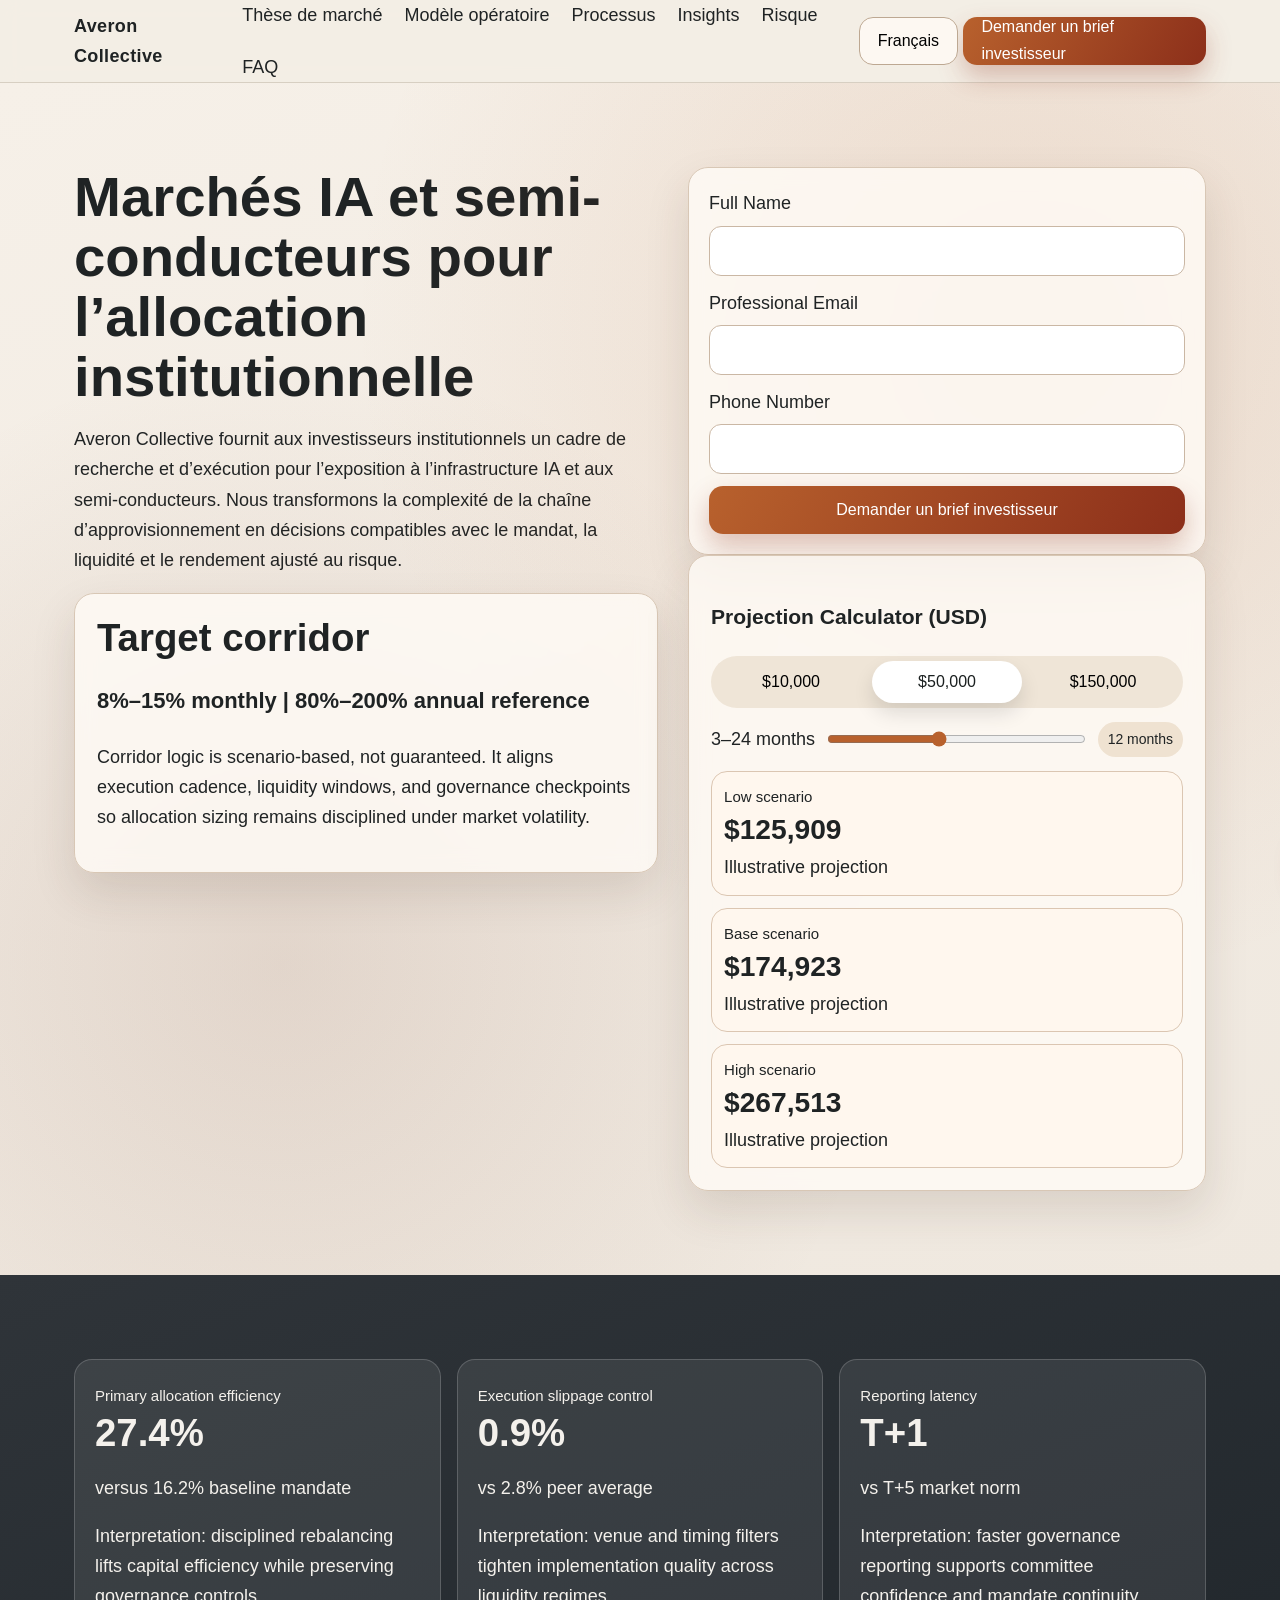
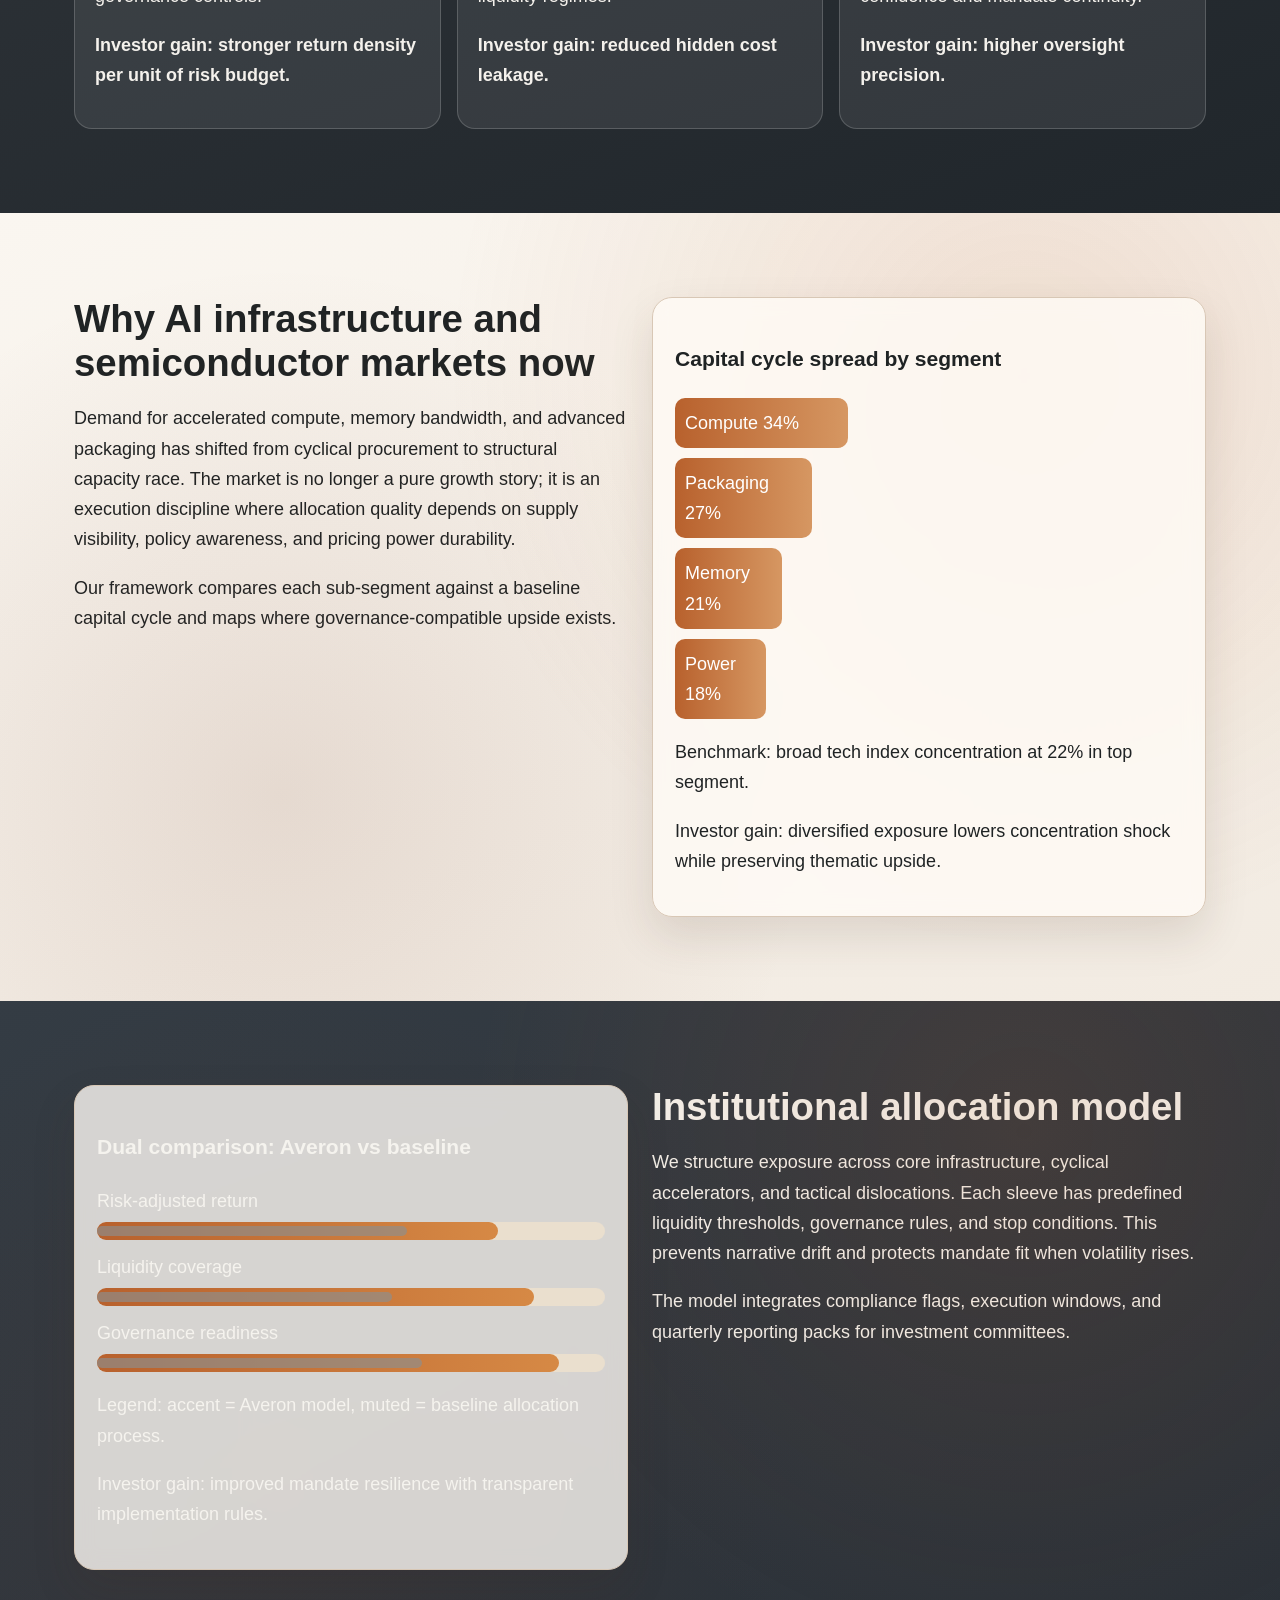
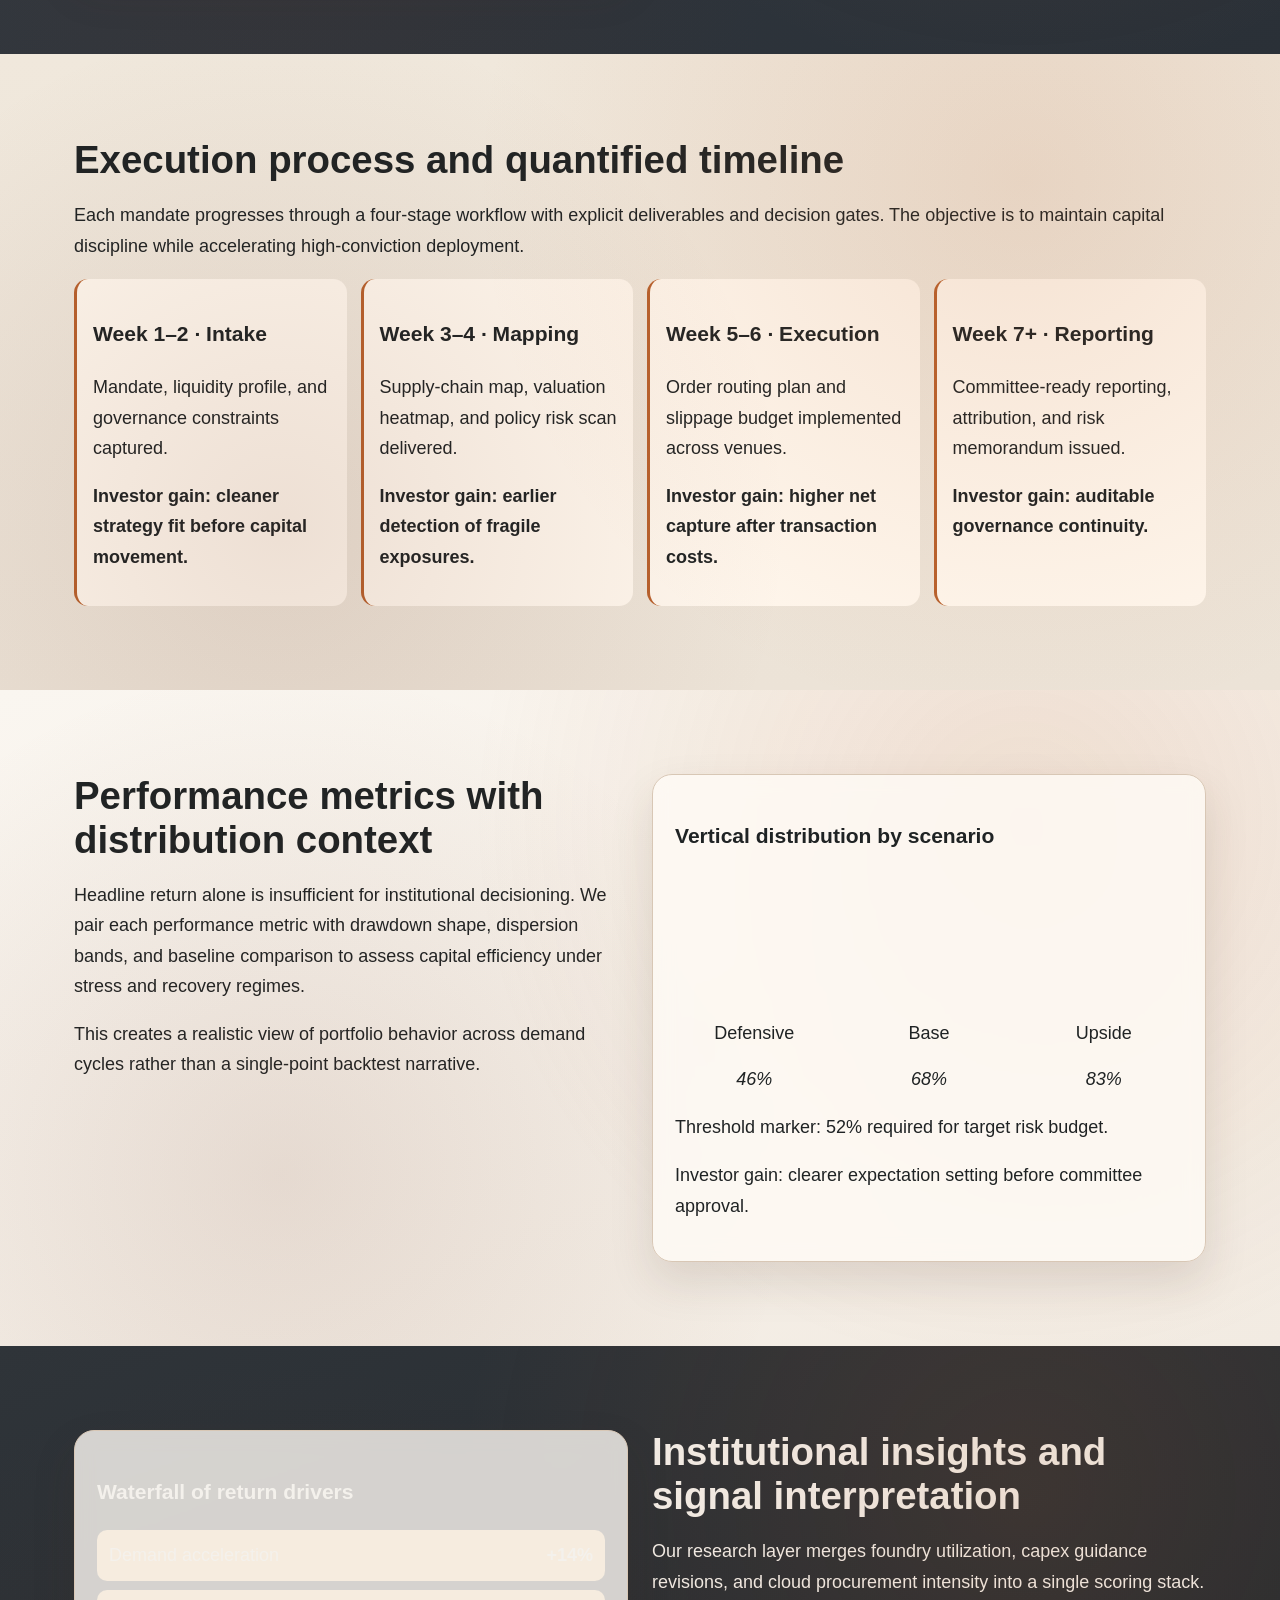
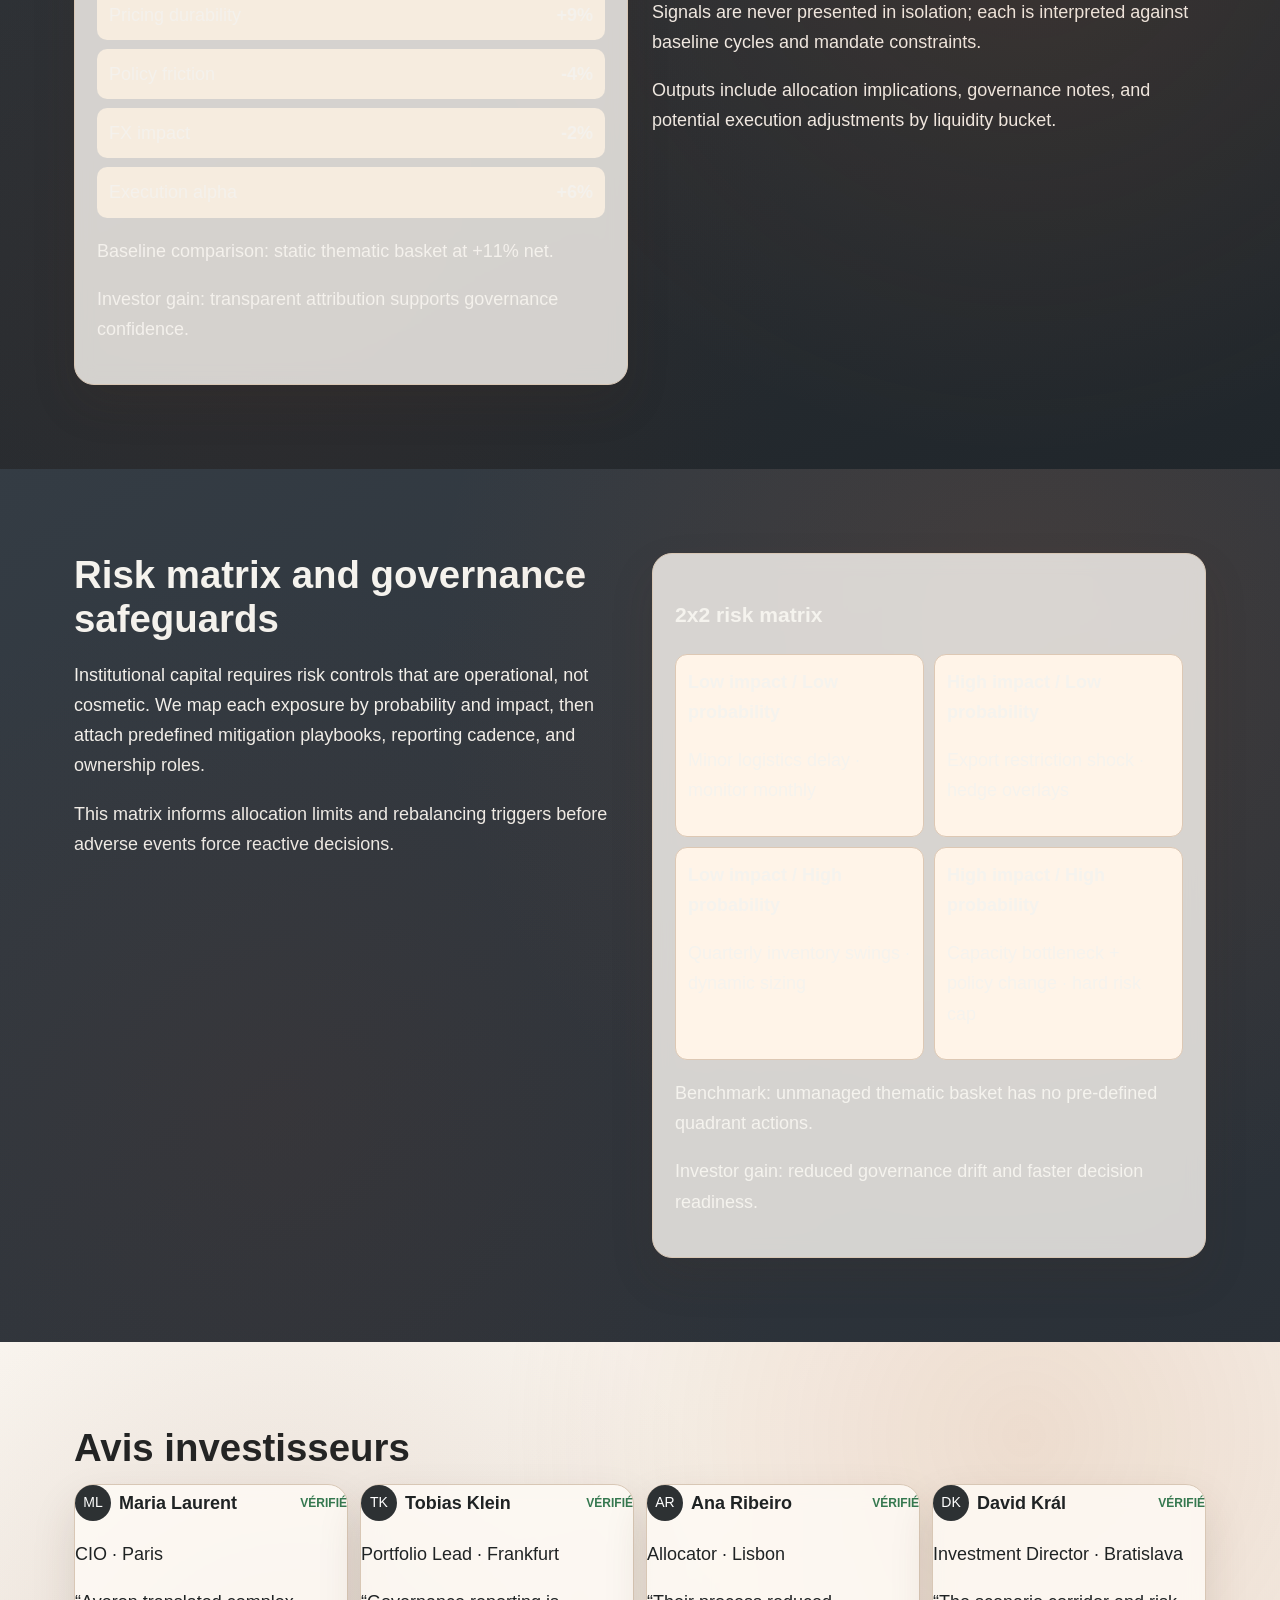
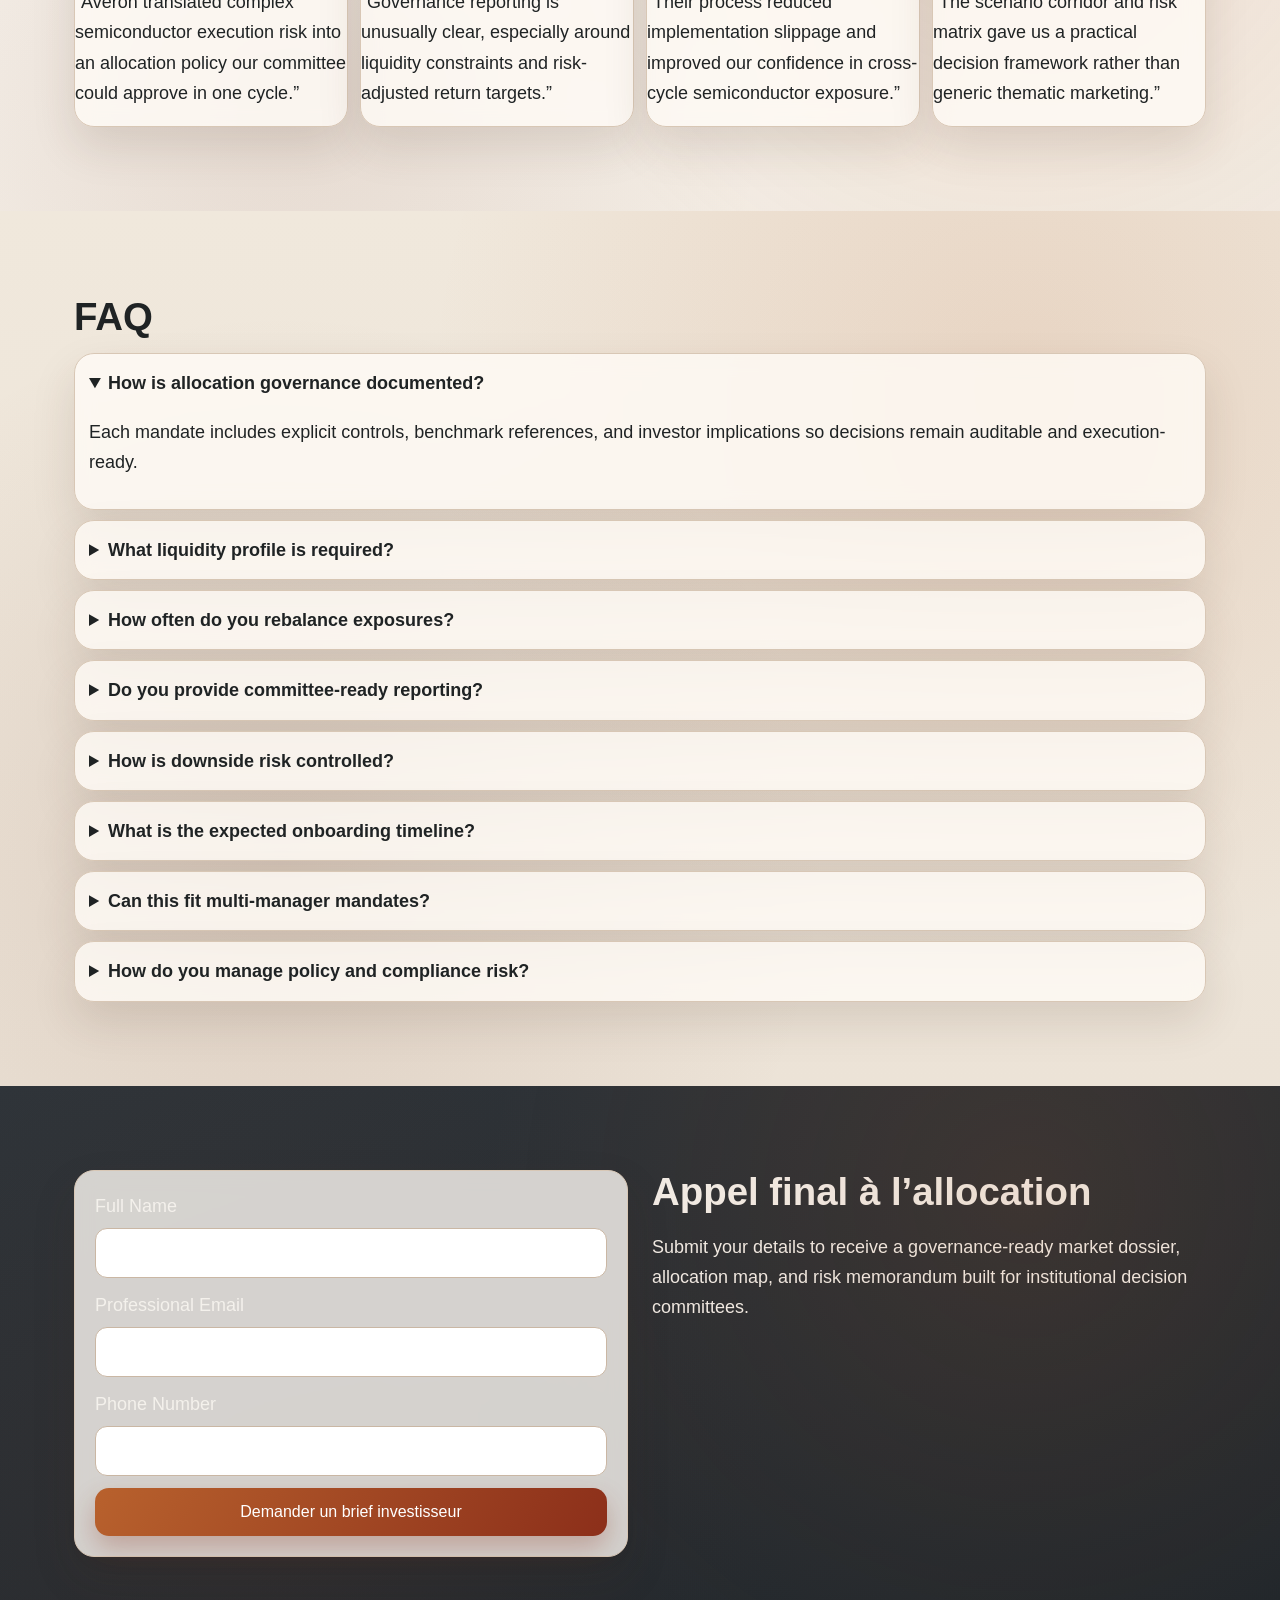
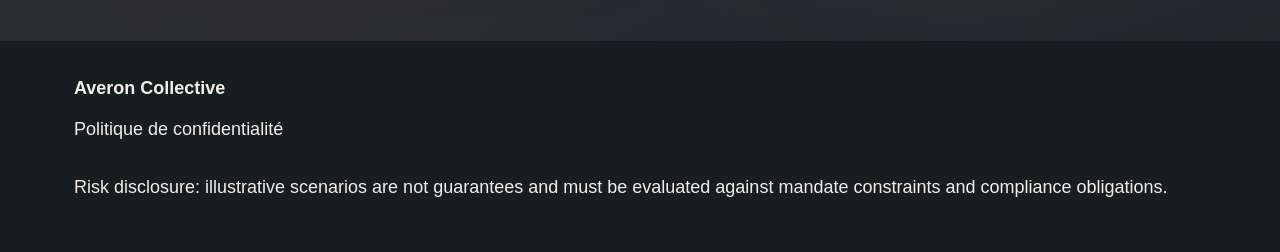
<file: fr/index.html>
<!doctype html>
<html lang="fr">
<head>
  <meta charset="utf-8">
  <meta name="viewport" content="width=device-width, initial-scale=1">
  <title>Averon Collective | Intelligence Marchés IA et Semi-conducteurs</title>
  <meta name="description" content="Averon Collective fournit des analyses institutionnelles sur l’infrastructure IA et les semi-conducteurs avec reporting de gouvernance et conversion de leads qualifiés.">
  <link rel="canonical" href="https://www.averoncollective.com/fr/index.html">
  <link rel="alternate" hreflang="en" href="https://www.averoncollective.com/index.html">
  <link rel="alternate" hreflang="de" href="https://www.averoncollective.com/de/index.html">
  <link rel="alternate" hreflang="fr" href="https://www.averoncollective.com/fr/index.html">
  <link rel="alternate" hreflang="es" href="https://www.averoncollective.com/es/index.html">
  <link rel="alternate" hreflang="it" href="https://www.averoncollective.com/it/index.html">
  <link rel="alternate" hreflang="tr" href="https://www.averoncollective.com/tr/index.html">
  <link rel="alternate" hreflang="pt" href="https://www.averoncollective.com/pt/index.html">
  <link rel="alternate" hreflang="ja" href="https://www.averoncollective.com/jp/index.html">
  <link rel="alternate" hreflang="sk" href="https://www.averoncollective.com/sk/index.html">
  <link rel="alternate" hreflang="be" href="https://www.averoncollective.com/be/index.html">
  <meta property="og:title" content="Averon Collective | Intelligence Marchés IA et Semi-conducteurs">
  <meta property="og:description" content="Averon Collective fournit des analyses institutionnelles sur l’infrastructure IA et les semi-conducteurs avec reporting de gouvernance et conversion de leads qualifiés.">
  <meta property="og:type" content="website">
  <meta property="og:url" content="https://www.averoncollective.com/fr/index.html">
  <meta name="twitter:card" content="summary_large_image">
  <meta name="twitter:title" content="Averon Collective | Intelligence Marchés IA et Semi-conducteurs">
  <meta name="twitter:description" content="Averon Collective fournit des analyses institutionnelles sur l’infrastructure IA et les semi-conducteurs avec reporting de gouvernance et conversion de leads qualifiés.">
  <link rel="stylesheet" href="../assets/style.css">
  <script defer src="../assets/app.js"></script>
</head>
<body>
<header class="site-header">
  <div class="container header-wrap">
    <a class="brand" href="../index.html">Averon Collective</a>
    <nav class="desktop-nav" aria-label="Main navigation">
      <a href="#market">Thèse de marché</a><a href="#model">Modèle opératoire</a><a href="#process">Processus</a><a href="#insights">Insights</a><a href="#risk">Risque</a><a href="#faq">FAQ</a>
    </nav>
    <div class="header-actions">
      <div class="lang-dropdown">
        <button class="lang-trigger" aria-expanded="false" aria-haspopup="true">Français</button>
        <div class="lang-menu"><a href="../index.html"><span class="flag">🇬🇧</span>English</a>
<a href="../de/index.html"><span class="flag">🇩🇪</span>Deutsch</a>
<a href="../fr/index.html"><span class="flag">🇫🇷</span>Français</a>
<a href="../es/index.html"><span class="flag">🇪🇸</span>Español</a>
<a href="../it/index.html"><span class="flag">🇮🇹</span>Italiano</a>
<a href="../tr/index.html"><span class="flag">🇹🇷</span>Türkçe</a>
<a href="../pt/index.html"><span class="flag">🇵🇹</span>Português</a>
<a href="../jp/index.html"><span class="flag">🇯🇵</span>日本語</a>
<a href="../sk/index.html"><span class="flag">🇸🇰</span>Slovenčina</a>
<a href="../be/index.html"><span class="flag">🇧🇪</span>Belgium</a></div>
      </div>
      <a class="btn btn-primary" href="#final-cta">Demander un brief investisseur</a>
      <button class="burger" aria-label="Open menu" aria-expanded="false">☰</button>
    </div>
  </div>
</header>
<div class="drawer-backdrop"></div>
<aside class="mobile-drawer" aria-hidden="true">
  <button class="drawer-close" aria-label="Close menu">✕</button>
  <nav><a href="#market">Thèse de marché</a><a href="#model">Modèle opératoire</a><a href="#process">Processus</a><a href="#insights">Insights</a><a href="#risk">Risque</a><a href="#faq">FAQ</a></nav>
  <div class="lang-dropdown mobile-lang"><button class="lang-trigger" aria-expanded="false">Français</button><div class="lang-menu"><a href="../index.html"><span class="flag">🇬🇧</span>English</a>
<a href="../de/index.html"><span class="flag">🇩🇪</span>Deutsch</a>
<a href="../fr/index.html"><span class="flag">🇫🇷</span>Français</a>
<a href="../es/index.html"><span class="flag">🇪🇸</span>Español</a>
<a href="../it/index.html"><span class="flag">🇮🇹</span>Italiano</a>
<a href="../tr/index.html"><span class="flag">🇹🇷</span>Türkçe</a>
<a href="../pt/index.html"><span class="flag">🇵🇹</span>Português</a>
<a href="../jp/index.html"><span class="flag">🇯🇵</span>日本語</a>
<a href="../sk/index.html"><span class="flag">🇸🇰</span>Slovenčina</a>
<a href="../be/index.html"><span class="flag">🇧🇪</span>Belgium</a></div></div>
  <a class="btn btn-primary" href="#final-cta">Demander un brief investisseur</a>
</aside>
<main>
<section class="hero section-tone-a">
  <div class="container hero-grid">
    <div>
      <h1>Marchés IA et semi-conducteurs pour l’allocation institutionnelle</h1>
      <p>Averon Collective fournit aux investisseurs institutionnels un cadre de recherche et d’exécution pour l’exposition à l’infrastructure IA et aux semi-conducteurs. Nous transformons la complexité de la chaîne d’approvisionnement en décisions compatibles avec le mandat, la liquidité et le rendement ajusté au risque.</p>
      <article class="target-card glass">
        <h2>Target corridor</h2>
        <p class="big">8%–15% monthly | 80%–200% annual reference</p>
        <p>Corridor logic is scenario-based, not guaranteed. It aligns execution cadence, liquidity windows, and governance checkpoints so allocation sizing remains disciplined under market volatility.</p>
      </article>
    </div>
    <div>
      <form class="lead-form">
        <label>Full Name<input type="text" required></label>
        <label>Professional Email<input type="email" required></label>
        <label>Phone Number<input type="tel" required></label>
        <button type="submit" class="btn btn-primary">Demander un brief investisseur</button>
      </form>
      <div class="calc-card" data-calculator>
        <h3>Projection Calculator (USD)</h3>
        <div class="amount-segment"><button data-amount="10000">$10,000</button><button class="active" data-amount="50000">$50,000</button><button data-amount="150000">$150,000</button></div>
        <div class="month-row"><span>3–24 months</span><input type="range" min="3" max="24" value="12" data-months><span class="pill" data-month-label>12 months</span></div>
        <div class="result-grid">
          <article><small>Low scenario</small><strong data-low>$0</strong><span>Illustrative projection</span></article>
          <article><small>Base scenario</small><strong data-base>$0</strong><span>Illustrative projection</span></article>
          <article><small>High scenario</small><strong data-high>$0</strong><span>Illustrative projection</span></article>
        </div>
      </div>
    </div>
  </div>
</section>
<section class="kpi-strip section-tone-b"><div class="container kpi-grid"><article><small>Primary allocation efficiency</small><h2>27.4%</h2><p>versus 16.2% baseline mandate</p><p>Interpretation: disciplined rebalancing lifts capital efficiency while preserving governance controls.</p><p class="gain">Investor gain: stronger return density per unit of risk budget.</p></article><article><small>Execution slippage control</small><h2>0.9%</h2><p>vs 2.8% peer average</p><p>Interpretation: venue and timing filters tighten implementation quality across liquidity regimes.</p><p class="gain">Investor gain: reduced hidden cost leakage.</p></article><article><small>Reporting latency</small><h2>T+1</h2><p>vs T+5 market norm</p><p>Interpretation: faster governance reporting supports committee confidence and mandate continuity.</p><p class="gain">Investor gain: higher oversight precision.</p></article></div></section>
<section id="market" class="section section-tone-c"><div class="container split"><div><h2>Why AI infrastructure and semiconductor markets now</h2><p>Demand for accelerated compute, memory bandwidth, and advanced packaging has shifted from cyclical procurement to structural capacity race. The market is no longer a pure growth story; it is an execution discipline where allocation quality depends on supply visibility, policy awareness, and pricing power durability.</p><p>Our framework compares each sub-segment against a baseline capital cycle and maps where governance-compatible upside exists.</p></div><div class="viz-card"><h3>Capital cycle spread by segment</h3><div class="stack-bar"><span style="--w:34%">Compute 34%</span><span style="--w:27%">Packaging 27%</span><span style="--w:21%">Memory 21%</span><span style="--w:18%">Power 18%</span></div><p>Benchmark: broad tech index concentration at 22% in top segment.</p><p>Investor gain: diversified exposure lowers concentration shock while preserving thematic upside.</p></div></div></section>
<section id="model" class="section section-tone-d"><div class="container split reverse"><div><h2>Institutional allocation model</h2><p>We structure exposure across core infrastructure, cyclical accelerators, and tactical dislocations. Each sleeve has predefined liquidity thresholds, governance rules, and stop conditions. This prevents narrative drift and protects mandate fit when volatility rises.</p><p>The model integrates compliance flags, execution windows, and quarterly reporting packs for investment committees.</p></div><div class="viz-card"><h3>Dual comparison: Averon vs baseline</h3><div class="dual-bars"><div><label>Risk-adjusted return</label><div><i style="--w:79%"></i><b style="--w:61%"></b></div></div><div><label>Liquidity coverage</label><div><i style="--w:86%"></i><b style="--w:58%"></b></div></div><div><label>Governance readiness</label><div><i style="--w:91%"></i><b style="--w:64%"></b></div></div></div><p>Legend: accent = Averon model, muted = baseline allocation process.</p><p>Investor gain: improved mandate resilience with transparent implementation rules.</p></div></div></section>
<section id="process" class="section section-tone-e"><div class="container"><h2>Execution process and quantified timeline</h2><p>Each mandate progresses through a four-stage workflow with explicit deliverables and decision gates. The objective is to maintain capital discipline while accelerating high-conviction deployment.</p><div class="timeline"><article><h3>Week 1–2 · Intake</h3><p>Mandate, liquidity profile, and governance constraints captured.</p><p class="gain">Investor gain: cleaner strategy fit before capital movement.</p></article><article><h3>Week 3–4 · Mapping</h3><p>Supply-chain map, valuation heatmap, and policy risk scan delivered.</p><p class="gain">Investor gain: earlier detection of fragile exposures.</p></article><article><h3>Week 5–6 · Execution</h3><p>Order routing plan and slippage budget implemented across venues.</p><p class="gain">Investor gain: higher net capture after transaction costs.</p></article><article><h3>Week 7+ · Reporting</h3><p>Committee-ready reporting, attribution, and risk memorandum issued.</p><p class="gain">Investor gain: auditable governance continuity.</p></article></div></div></section>
<section class="section section-tone-c"><div class="container split"><div><h2>Performance metrics with distribution context</h2><p>Headline return alone is insufficient for institutional decisioning. We pair each performance metric with drawdown shape, dispersion bands, and baseline comparison to assess capital efficiency under stress and recovery regimes.</p><p>This creates a realistic view of portfolio behavior across demand cycles rather than a single-point backtest narrative.</p></div><div class="viz-card"><h3>Vertical distribution by scenario</h3><div class="v-bars"><div><span>Defensive</span><i style="--h:46%"></i><em>46%</em></div><div><span>Base</span><i style="--h:68%"></i><em>68%</em></div><div><span>Upside</span><i style="--h:83%"></i><em>83%</em></div></div><p>Threshold marker: 52% required for target risk budget.</p><p>Investor gain: clearer expectation setting before committee approval.</p></div></div></section>
<section id="insights" class="section section-tone-b"><div class="container split reverse"><div><h2>Institutional insights and signal interpretation</h2><p>Our research layer merges foundry utilization, capex guidance revisions, and cloud procurement intensity into a single scoring stack. Signals are never presented in isolation; each is interpreted against baseline cycles and mandate constraints.</p><p>Outputs include allocation implications, governance notes, and potential execution adjustments by liquidity bucket.</p></div><div class="viz-card"><h3>Waterfall of return drivers</h3><ul class="waterfall"><li><span>Demand acceleration</span><b>+14%</b></li><li><span>Pricing durability</span><b>+9%</b></li><li><span>Policy friction</span><b>-4%</b></li><li><span>FX impact</span><b>-2%</b></li><li><span>Execution alpha</span><b>+6%</b></li></ul><p>Baseline comparison: static thematic basket at +11% net.</p><p>Investor gain: transparent attribution supports governance confidence.</p></div></div></section>
<section id="risk" class="section section-tone-d"><div class="container split"><div><h2>Risk matrix and governance safeguards</h2><p>Institutional capital requires risk controls that are operational, not cosmetic. We map each exposure by probability and impact, then attach predefined mitigation playbooks, reporting cadence, and ownership roles.</p><p>This matrix informs allocation limits and rebalancing triggers before adverse events force reactive decisions.</p></div><div class="viz-card"><h3>2x2 risk matrix</h3><div class="risk-matrix"><div><strong>Low impact / Low probability</strong><p>Minor logistics delay · monitor monthly</p></div><div><strong>High impact / Low probability</strong><p>Export restriction shock · hedge overlays</p></div><div><strong>Low impact / High probability</strong><p>Quarterly inventory swings · dynamic sizing</p></div><div><strong>High impact / High probability</strong><p>Capacity bottleneck + policy change · hard risk cap</p></div></div><p>Benchmark: unmanaged thematic basket has no pre-defined quadrant actions.</p><p>Investor gain: reduced governance drift and faster decision readiness.</p></div></div></section>
<section class="section section-tone-c"><div class="container"><h2>Avis investisseurs</h2><div class="reviews-grid"><article><div class="review-head"><span class="avatar">ML</span><strong>Maria Laurent</strong><em>VÉRIFIÉ</em></div><p class="meta">CIO · Paris</p><p>“Averon translated complex semiconductor execution risk into an allocation policy our committee could approve in one cycle.”</p></article><article><div class="review-head"><span class="avatar">TK</span><strong>Tobias Klein</strong><em>VÉRIFIÉ</em></div><p class="meta">Portfolio Lead · Frankfurt</p><p>“Governance reporting is unusually clear, especially around liquidity constraints and risk-adjusted return targets.”</p></article><article><div class="review-head"><span class="avatar">AR</span><strong>Ana Ribeiro</strong><em>VÉRIFIÉ</em></div><p class="meta">Allocator · Lisbon</p><p>“Their process reduced implementation slippage and improved our confidence in cross-cycle semiconductor exposure.”</p></article><article><div class="review-head"><span class="avatar">DK</span><strong>David Král</strong><em>VÉRIFIÉ</em></div><p class="meta">Investment Director · Bratislava</p><p>“The scenario corridor and risk matrix gave us a practical decision framework rather than generic thematic marketing.”</p></article></div></div></section>
<section id="faq" class="section section-tone-e"><div class="container"><h2>FAQ</h2><div class="faq-list"><details open><summary>How is allocation governance documented?</summary><p>Each mandate includes explicit controls, benchmark references, and investor implications so decisions remain auditable and execution-ready.</p></details><details ><summary>What liquidity profile is required?</summary><p>Each mandate includes explicit controls, benchmark references, and investor implications so decisions remain auditable and execution-ready.</p></details><details ><summary>How often do you rebalance exposures?</summary><p>Each mandate includes explicit controls, benchmark references, and investor implications so decisions remain auditable and execution-ready.</p></details><details ><summary>Do you provide committee-ready reporting?</summary><p>Each mandate includes explicit controls, benchmark references, and investor implications so decisions remain auditable and execution-ready.</p></details><details ><summary>How is downside risk controlled?</summary><p>Each mandate includes explicit controls, benchmark references, and investor implications so decisions remain auditable and execution-ready.</p></details><details ><summary>What is the expected onboarding timeline?</summary><p>Each mandate includes explicit controls, benchmark references, and investor implications so decisions remain auditable and execution-ready.</p></details><details ><summary>Can this fit multi-manager mandates?</summary><p>Each mandate includes explicit controls, benchmark references, and investor implications so decisions remain auditable and execution-ready.</p></details><details ><summary>How do you manage policy and compliance risk?</summary><p>Each mandate includes explicit controls, benchmark references, and investor implications so decisions remain auditable and execution-ready.</p></details></div></div></section>
<section id="final-cta" class="section section-tone-b"><div class="container split reverse"><div><h2>Appel final à l’allocation</h2><p>Submit your details to receive a governance-ready market dossier, allocation map, and risk memorandum built for institutional decision committees.</p></div><form class="lead-form">
<label>Full Name<input type="text" required></label>
<label>Professional Email<input type="email" required></label>
<label>Phone Number<input type="tel" required></label>
<button type="submit" class="btn btn-primary">Demander un brief investisseur</button>
</form></div></section>
</main>
<footer class="site-footer"><div class="container"><strong>Averon Collective</strong><a href="#" data-open-privacy>Politique de confidentialité</a><p>Risk disclosure: illustrative scenarios are not guarantees and must be evaluated against mandate constraints and compliance obligations.</p></div></footer>
<div class="modal" id="privacy-modal" aria-hidden="true"><div class="modal-panel"><button class="modal-x" aria-label="Close">✕</button><h2>Politique de confidentialité</h2><div class="modal-body"><h3>Introduction</h3><p>We process professional contact data for institutional communication and onboarding workflows.</p><h3>Data collection</h3><p>Name, professional email, phone number, and interaction metadata are collected through forms.</p><h3>Legal basis</h3><p>Processing is based on legitimate interest, contractual necessity, and applicable regulatory obligations.</p><h3>Cookies</h3><p>Essential cookies support site operation; analytics cookies are used only where lawful.</p><h3>Retention</h3><p>Records are retained according to governance and compliance requirements, then securely deleted.</p><h3>Third-party sharing</h3><p>We share data with vetted service providers under contractual safeguards.</p><h3>Security</h3><p>Access controls, encryption standards, and monitoring are applied to protect data integrity.</p><h3>User rights</h3><p>Data subjects may request access, correction, deletion, portability, and objection rights.</p><h3>International transfers</h3><p>Cross-border transfers use legal mechanisms such as standard contractual clauses.</p><h3>Industry risk disclosure</h3><p>AI infrastructure and semiconductor markets are volatile; decisions should consider liquidity, policy, and valuation risk.</p><h3>Contact</h3><p>privacy@averoncollective.com</p></div><div class="modal-foot"><button class="btn" data-close-privacy>Close</button></div></div></div>
<script type="application/ld+json">{"@context":"https://schema.org","@graph":[{"@type":"Organization","name":"Averon Collective","url":"https://www.averoncollective.com"},{"@type":"WebSite","name":"Averon Collective","url":"https://www.averoncollective.com"},{"@type":"FAQPage","mainEntity":[{"@type":"Question","name":"How is allocation governance documented?","acceptedAnswer":{"@type":"Answer","text":"Through committee-ready reporting, risk controls, and benchmark references."}]},{"@type":"Review","reviewBody":"Institutional-grade process and governance reporting.","author":{"@type":"Person","name":"Maria Laurent"},"reviewRating":{"@type":"Rating","ratingValue":"5","bestRating":"5"}}]}</script>
</body></html>
</file>
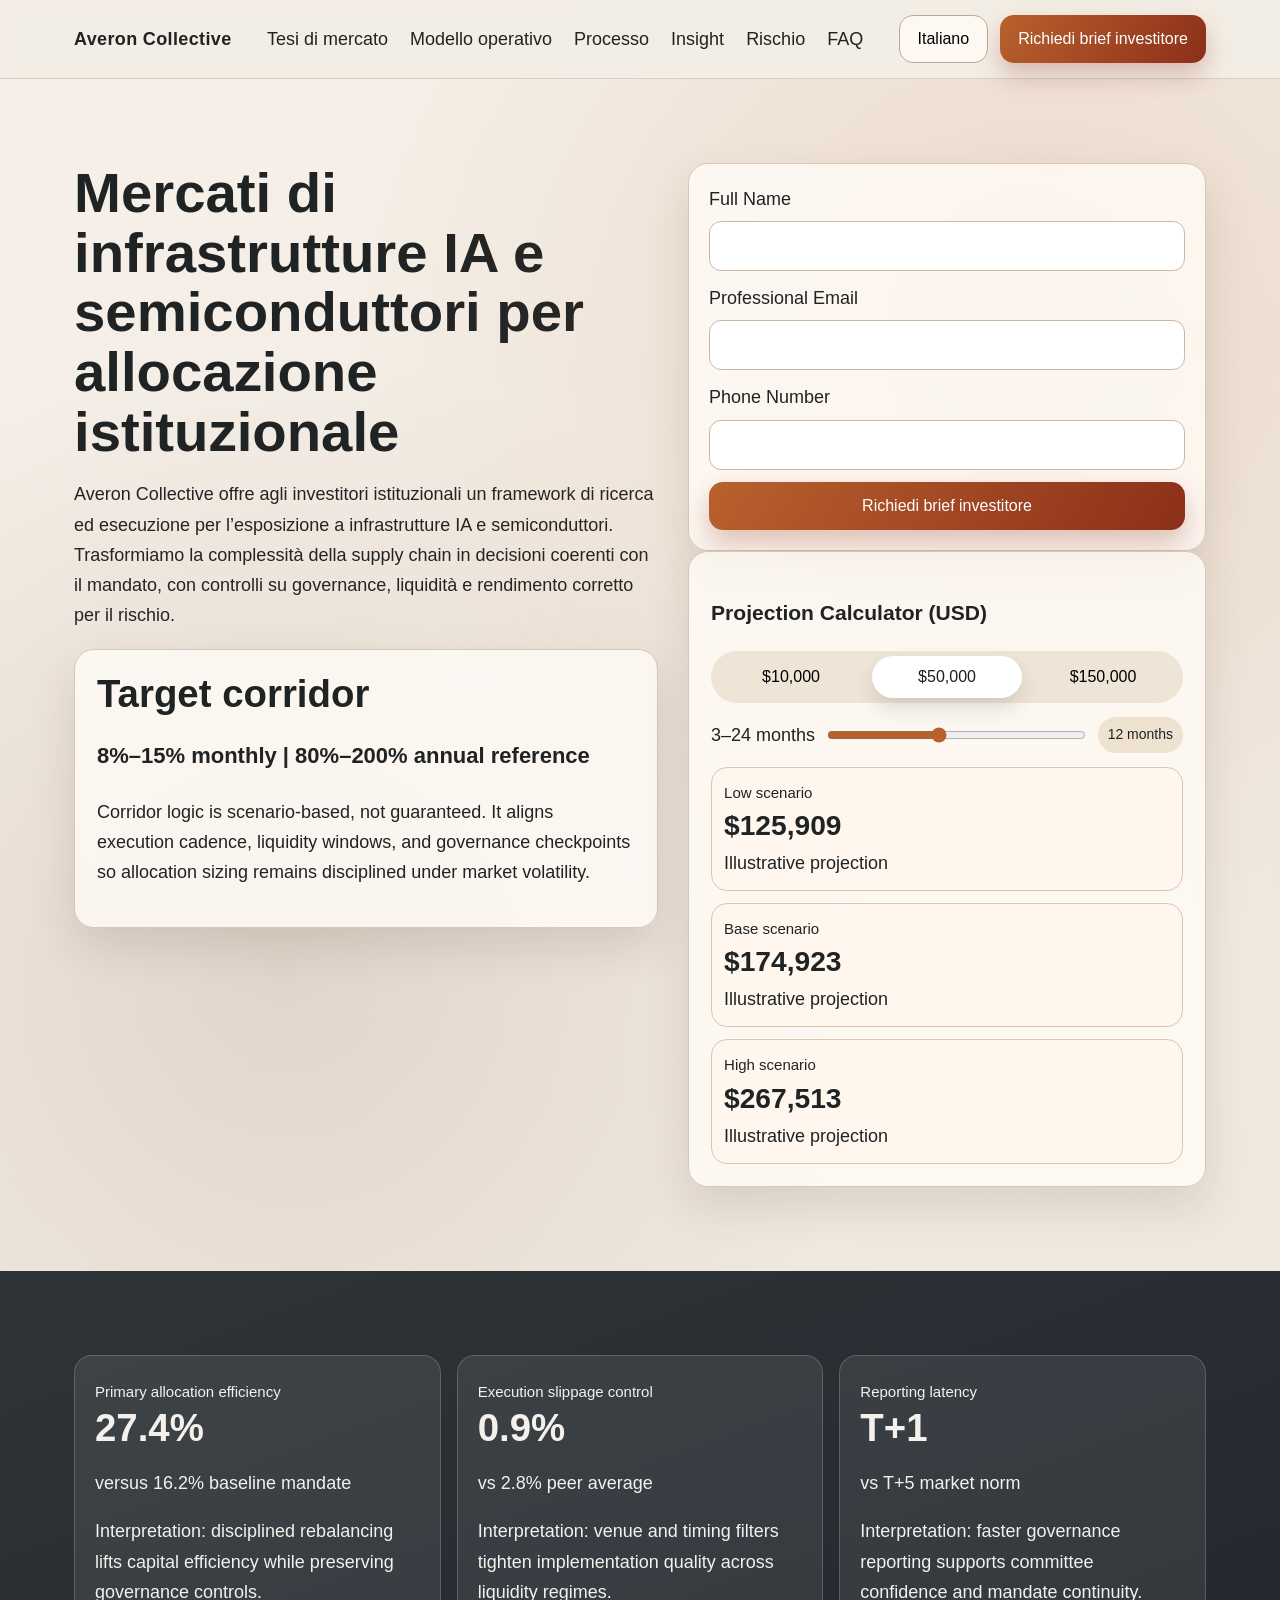
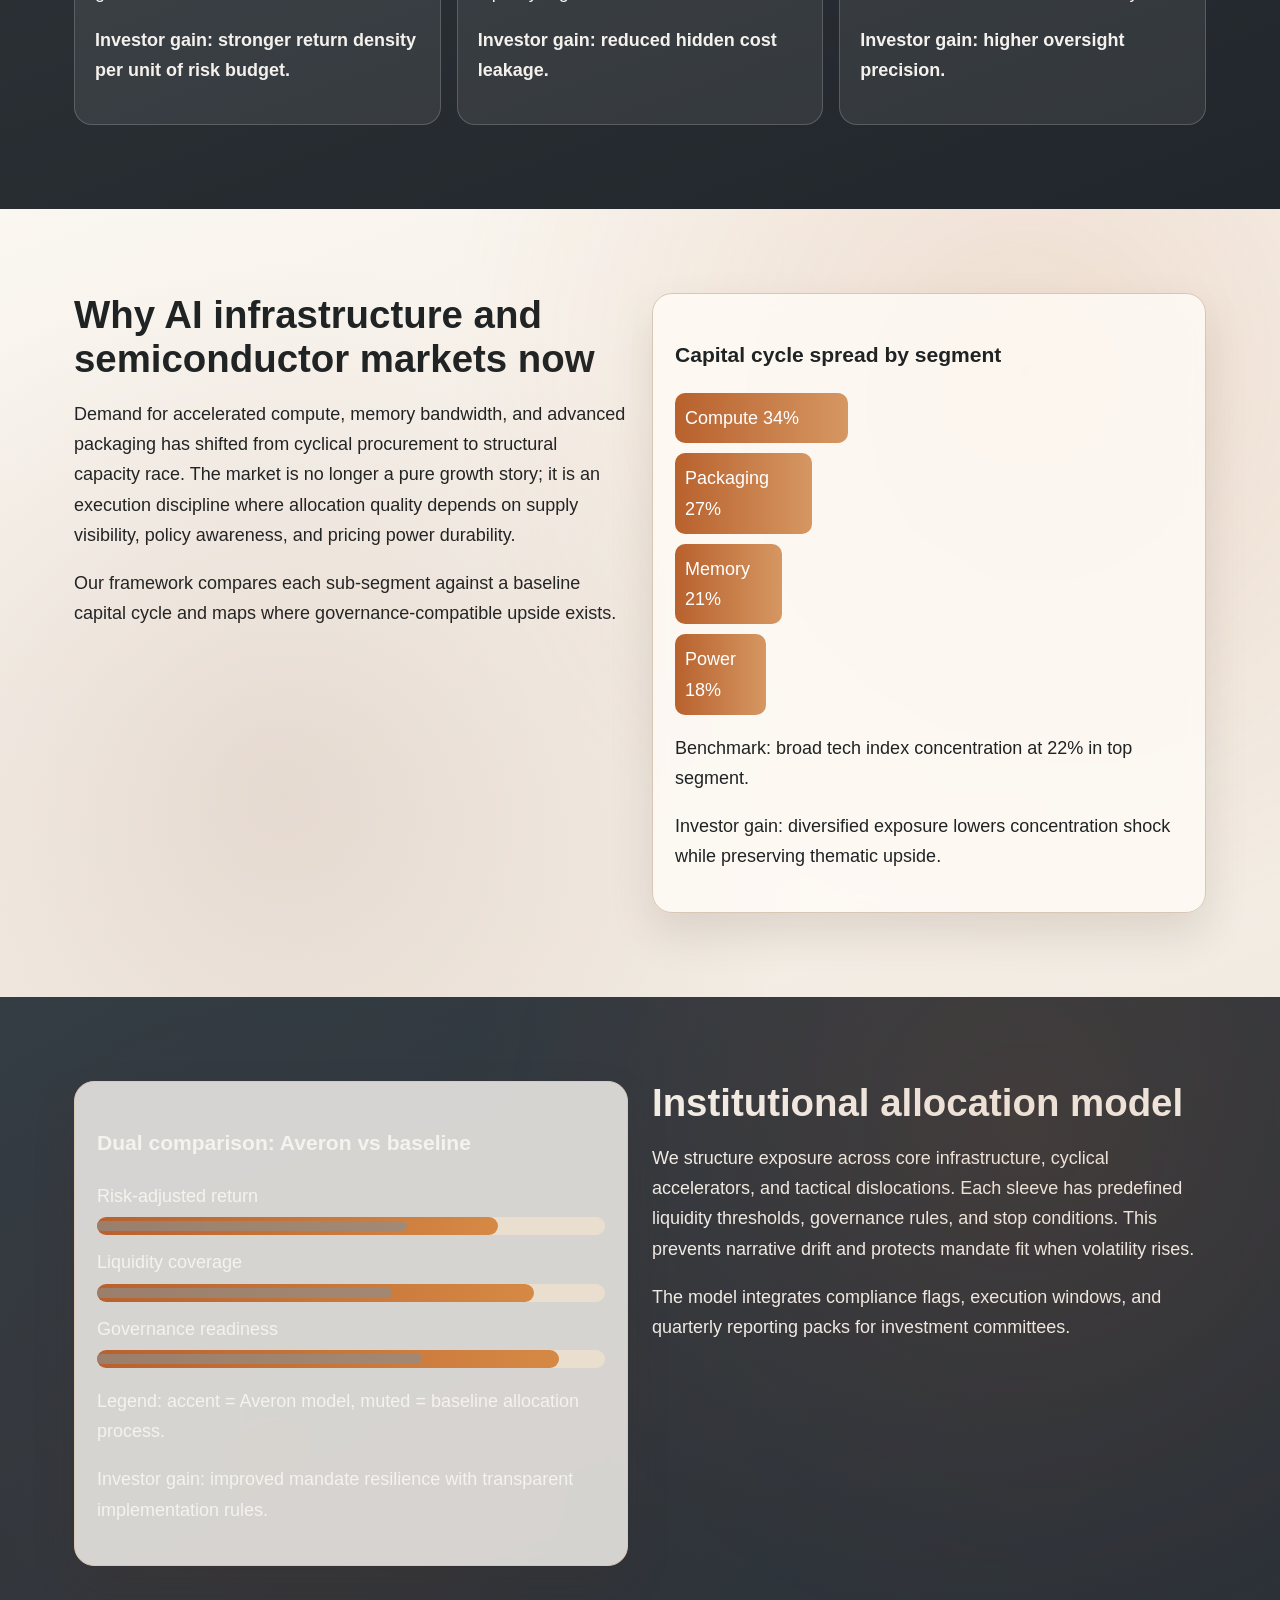
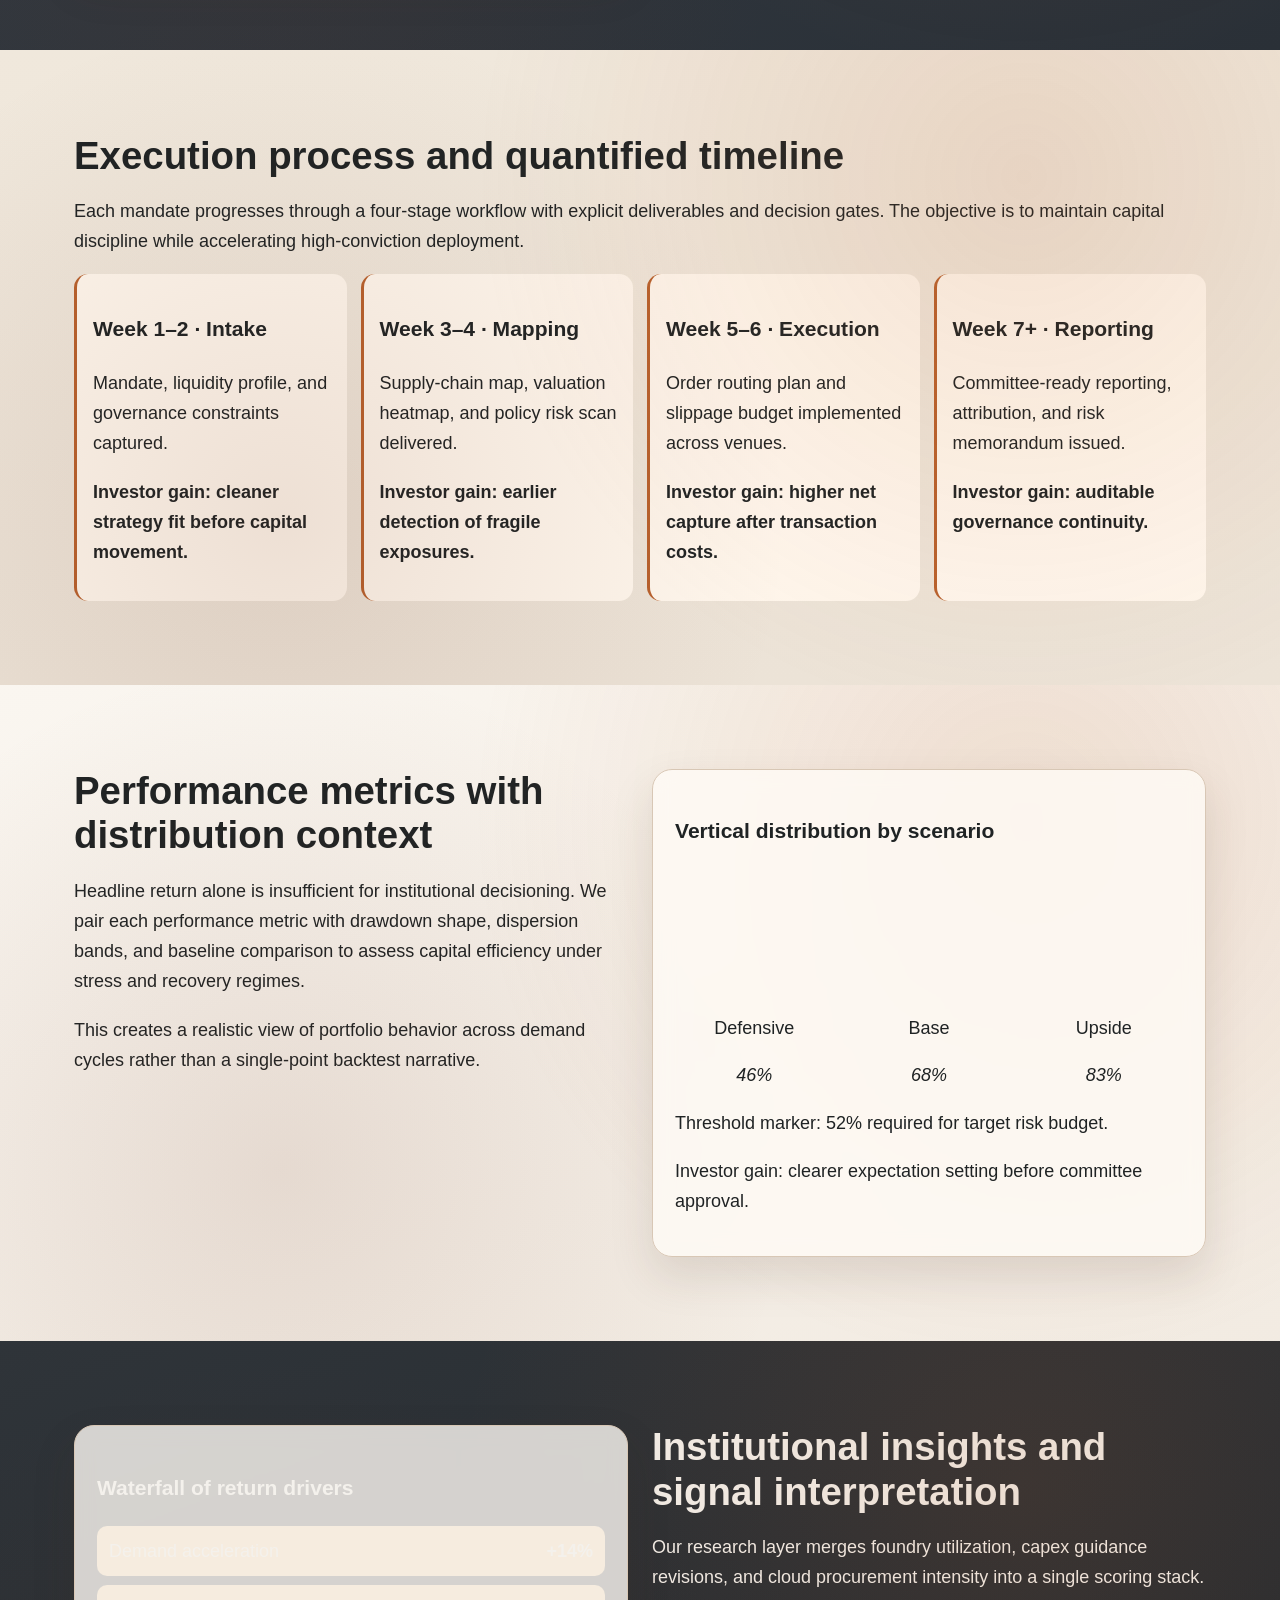
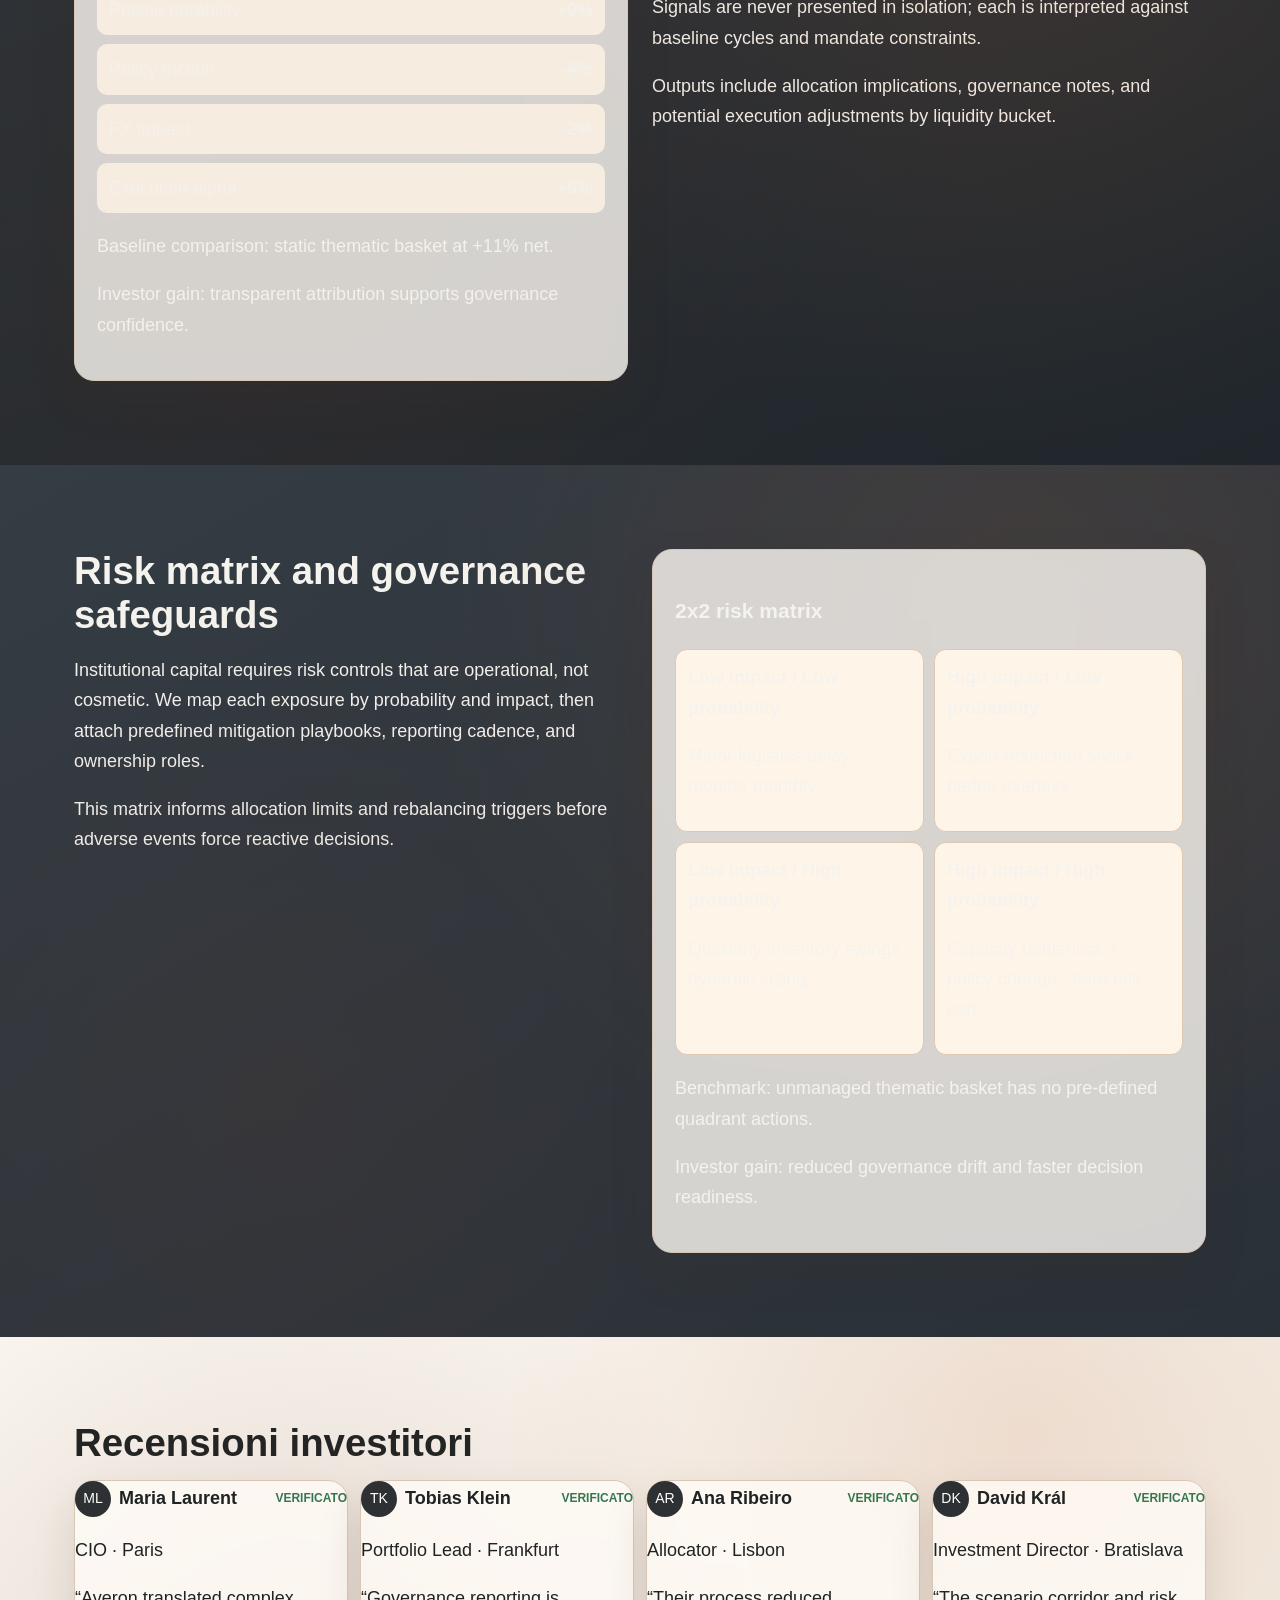
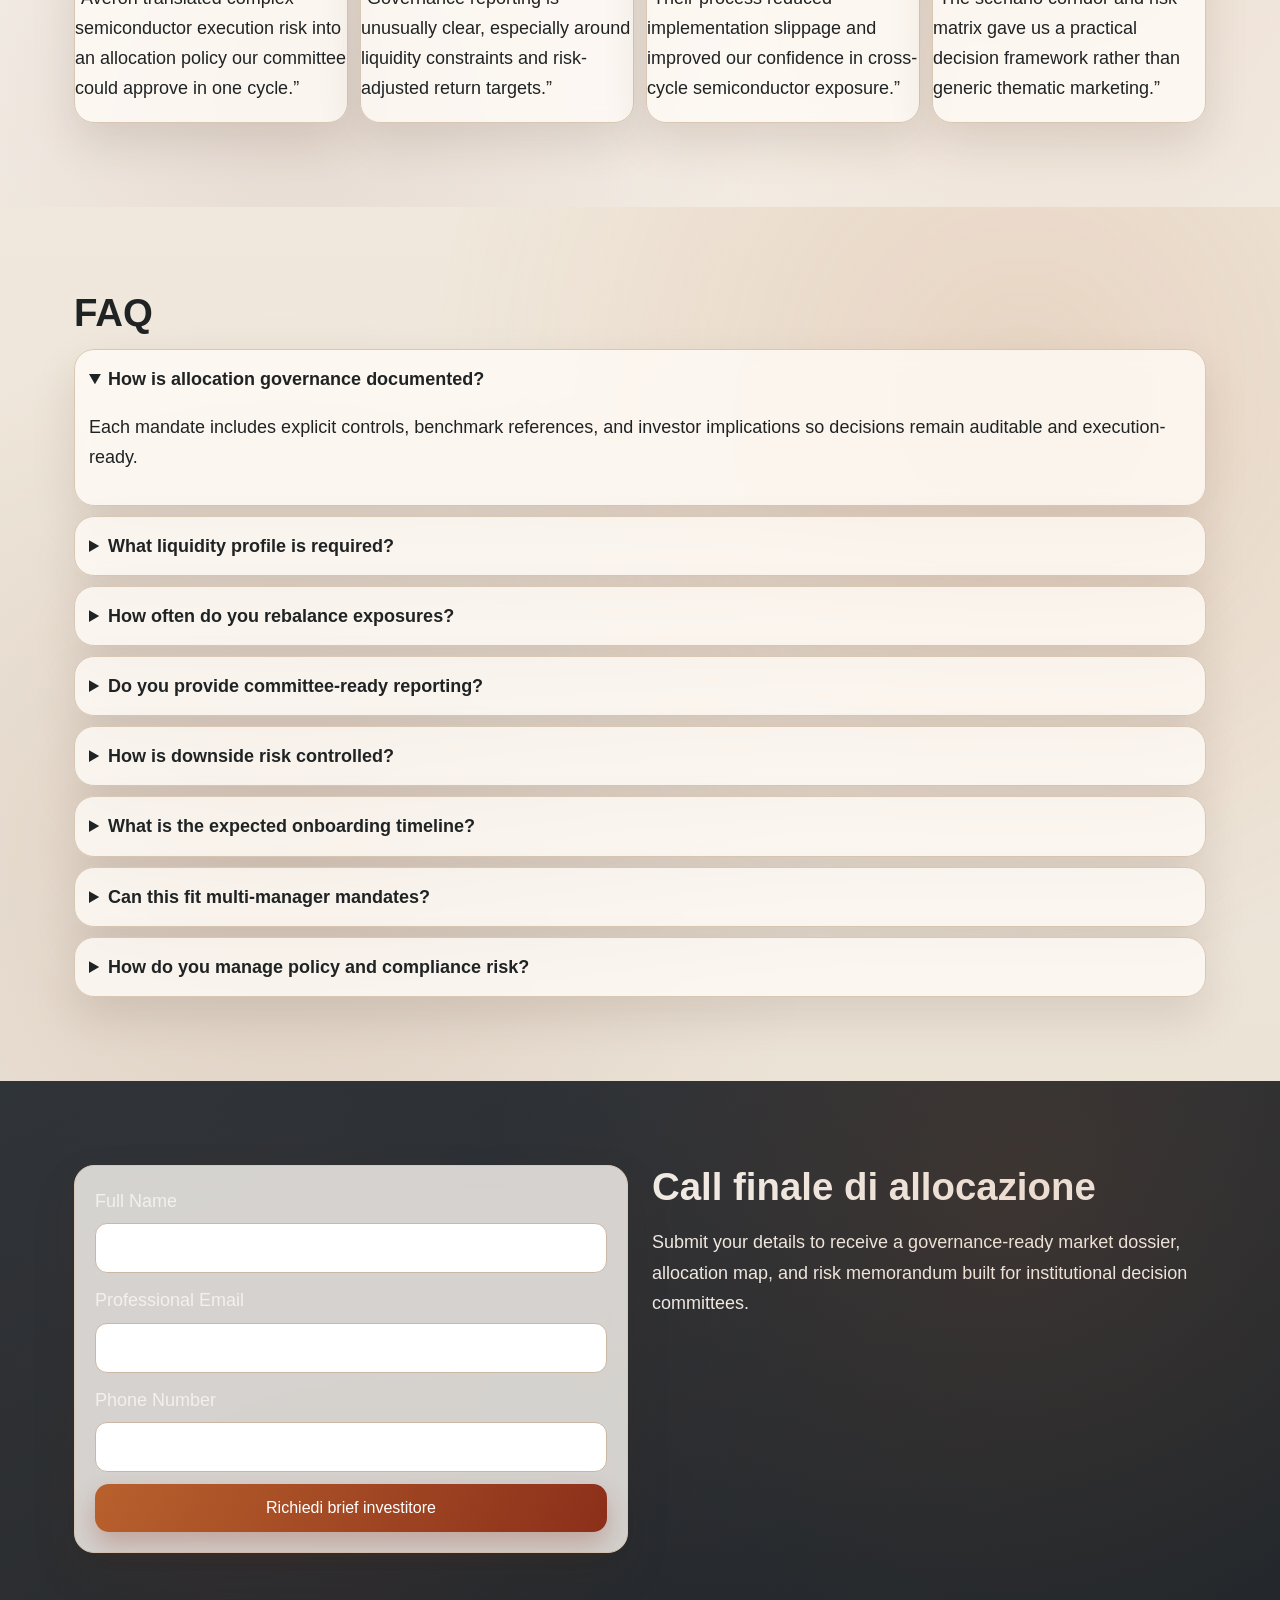
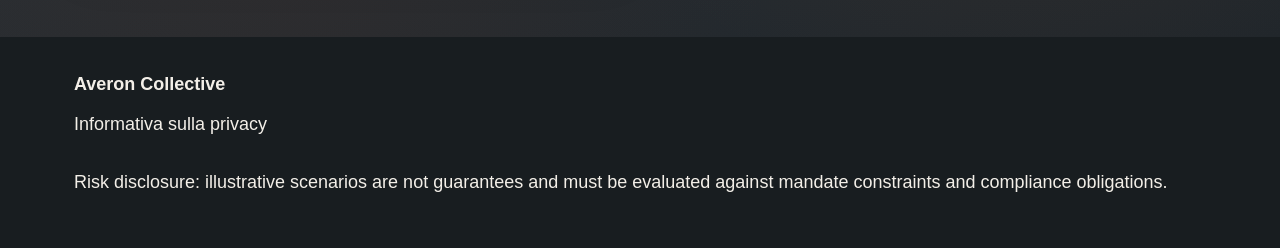
<file: it/index.html>
<!doctype html>
<html lang="it">
<head>
  <meta charset="utf-8">
  <meta name="viewport" content="width=device-width, initial-scale=1">
  <title>Averon Collective | Intelligence Mercati IA e Semiconduttori</title>
  <meta name="description" content="Averon Collective fornisce insight istituzionali su infrastrutture IA e semiconduttori con reporting di governance e lead conversion di qualità.">
  <link rel="canonical" href="https://www.averoncollective.com/it/index.html">
  <link rel="alternate" hreflang="en" href="https://www.averoncollective.com/index.html">
  <link rel="alternate" hreflang="de" href="https://www.averoncollective.com/de/index.html">
  <link rel="alternate" hreflang="fr" href="https://www.averoncollective.com/fr/index.html">
  <link rel="alternate" hreflang="es" href="https://www.averoncollective.com/es/index.html">
  <link rel="alternate" hreflang="it" href="https://www.averoncollective.com/it/index.html">
  <link rel="alternate" hreflang="tr" href="https://www.averoncollective.com/tr/index.html">
  <link rel="alternate" hreflang="pt" href="https://www.averoncollective.com/pt/index.html">
  <link rel="alternate" hreflang="ja" href="https://www.averoncollective.com/jp/index.html">
  <link rel="alternate" hreflang="sk" href="https://www.averoncollective.com/sk/index.html">
  <link rel="alternate" hreflang="be" href="https://www.averoncollective.com/be/index.html">
  <meta property="og:title" content="Averon Collective | Intelligence Mercati IA e Semiconduttori">
  <meta property="og:description" content="Averon Collective fornisce insight istituzionali su infrastrutture IA e semiconduttori con reporting di governance e lead conversion di qualità.">
  <meta property="og:type" content="website">
  <meta property="og:url" content="https://www.averoncollective.com/it/index.html">
  <meta name="twitter:card" content="summary_large_image">
  <meta name="twitter:title" content="Averon Collective | Intelligence Mercati IA e Semiconduttori">
  <meta name="twitter:description" content="Averon Collective fornisce insight istituzionali su infrastrutture IA e semiconduttori con reporting di governance e lead conversion di qualità.">
  <link rel="stylesheet" href="../assets/style.css">
  <script defer src="../assets/app.js"></script>
</head>
<body>
<header class="site-header">
  <div class="container header-wrap">
    <a class="brand" href="../index.html">Averon Collective</a>
    <nav class="desktop-nav" aria-label="Main navigation">
      <a href="#market">Tesi di mercato</a><a href="#model">Modello operativo</a><a href="#process">Processo</a><a href="#insights">Insight</a><a href="#risk">Rischio</a><a href="#faq">FAQ</a>
    </nav>
    <div class="header-actions">
      <div class="lang-dropdown">
        <button class="lang-trigger" aria-expanded="false" aria-haspopup="true">Italiano</button>
        <div class="lang-menu"><a href="../index.html"><span class="flag">🇬🇧</span>English</a>
<a href="../de/index.html"><span class="flag">🇩🇪</span>Deutsch</a>
<a href="../fr/index.html"><span class="flag">🇫🇷</span>Français</a>
<a href="../es/index.html"><span class="flag">🇪🇸</span>Español</a>
<a href="../it/index.html"><span class="flag">🇮🇹</span>Italiano</a>
<a href="../tr/index.html"><span class="flag">🇹🇷</span>Türkçe</a>
<a href="../pt/index.html"><span class="flag">🇵🇹</span>Português</a>
<a href="../jp/index.html"><span class="flag">🇯🇵</span>日本語</a>
<a href="../sk/index.html"><span class="flag">🇸🇰</span>Slovenčina</a>
<a href="../be/index.html"><span class="flag">🇧🇪</span>Belgium</a></div>
      </div>
      <a class="btn btn-primary" href="#final-cta">Richiedi brief investitore</a>
      <button class="burger" aria-label="Open menu" aria-expanded="false">☰</button>
    </div>
  </div>
</header>
<div class="drawer-backdrop"></div>
<aside class="mobile-drawer" aria-hidden="true">
  <button class="drawer-close" aria-label="Close menu">✕</button>
  <nav><a href="#market">Tesi di mercato</a><a href="#model">Modello operativo</a><a href="#process">Processo</a><a href="#insights">Insight</a><a href="#risk">Rischio</a><a href="#faq">FAQ</a></nav>
  <div class="lang-dropdown mobile-lang"><button class="lang-trigger" aria-expanded="false">Italiano</button><div class="lang-menu"><a href="../index.html"><span class="flag">🇬🇧</span>English</a>
<a href="../de/index.html"><span class="flag">🇩🇪</span>Deutsch</a>
<a href="../fr/index.html"><span class="flag">🇫🇷</span>Français</a>
<a href="../es/index.html"><span class="flag">🇪🇸</span>Español</a>
<a href="../it/index.html"><span class="flag">🇮🇹</span>Italiano</a>
<a href="../tr/index.html"><span class="flag">🇹🇷</span>Türkçe</a>
<a href="../pt/index.html"><span class="flag">🇵🇹</span>Português</a>
<a href="../jp/index.html"><span class="flag">🇯🇵</span>日本語</a>
<a href="../sk/index.html"><span class="flag">🇸🇰</span>Slovenčina</a>
<a href="../be/index.html"><span class="flag">🇧🇪</span>Belgium</a></div></div>
  <a class="btn btn-primary" href="#final-cta">Richiedi brief investitore</a>
</aside>
<main>
<section class="hero section-tone-a">
  <div class="container hero-grid">
    <div>
      <h1>Mercati di infrastrutture IA e semiconduttori per allocazione istituzionale</h1>
      <p>Averon Collective offre agli investitori istituzionali un framework di ricerca ed esecuzione per l’esposizione a infrastrutture IA e semiconduttori. Trasformiamo la complessità della supply chain in decisioni coerenti con il mandato, con controlli su governance, liquidità e rendimento corretto per il rischio.</p>
      <article class="target-card glass">
        <h2>Target corridor</h2>
        <p class="big">8%–15% monthly | 80%–200% annual reference</p>
        <p>Corridor logic is scenario-based, not guaranteed. It aligns execution cadence, liquidity windows, and governance checkpoints so allocation sizing remains disciplined under market volatility.</p>
      </article>
    </div>
    <div>
      <form class="lead-form">
        <label>Full Name<input type="text" required></label>
        <label>Professional Email<input type="email" required></label>
        <label>Phone Number<input type="tel" required></label>
        <button type="submit" class="btn btn-primary">Richiedi brief investitore</button>
      </form>
      <div class="calc-card" data-calculator>
        <h3>Projection Calculator (USD)</h3>
        <div class="amount-segment"><button data-amount="10000">$10,000</button><button class="active" data-amount="50000">$50,000</button><button data-amount="150000">$150,000</button></div>
        <div class="month-row"><span>3–24 months</span><input type="range" min="3" max="24" value="12" data-months><span class="pill" data-month-label>12 months</span></div>
        <div class="result-grid">
          <article><small>Low scenario</small><strong data-low>$0</strong><span>Illustrative projection</span></article>
          <article><small>Base scenario</small><strong data-base>$0</strong><span>Illustrative projection</span></article>
          <article><small>High scenario</small><strong data-high>$0</strong><span>Illustrative projection</span></article>
        </div>
      </div>
    </div>
  </div>
</section>
<section class="kpi-strip section-tone-b"><div class="container kpi-grid"><article><small>Primary allocation efficiency</small><h2>27.4%</h2><p>versus 16.2% baseline mandate</p><p>Interpretation: disciplined rebalancing lifts capital efficiency while preserving governance controls.</p><p class="gain">Investor gain: stronger return density per unit of risk budget.</p></article><article><small>Execution slippage control</small><h2>0.9%</h2><p>vs 2.8% peer average</p><p>Interpretation: venue and timing filters tighten implementation quality across liquidity regimes.</p><p class="gain">Investor gain: reduced hidden cost leakage.</p></article><article><small>Reporting latency</small><h2>T+1</h2><p>vs T+5 market norm</p><p>Interpretation: faster governance reporting supports committee confidence and mandate continuity.</p><p class="gain">Investor gain: higher oversight precision.</p></article></div></section>
<section id="market" class="section section-tone-c"><div class="container split"><div><h2>Why AI infrastructure and semiconductor markets now</h2><p>Demand for accelerated compute, memory bandwidth, and advanced packaging has shifted from cyclical procurement to structural capacity race. The market is no longer a pure growth story; it is an execution discipline where allocation quality depends on supply visibility, policy awareness, and pricing power durability.</p><p>Our framework compares each sub-segment against a baseline capital cycle and maps where governance-compatible upside exists.</p></div><div class="viz-card"><h3>Capital cycle spread by segment</h3><div class="stack-bar"><span style="--w:34%">Compute 34%</span><span style="--w:27%">Packaging 27%</span><span style="--w:21%">Memory 21%</span><span style="--w:18%">Power 18%</span></div><p>Benchmark: broad tech index concentration at 22% in top segment.</p><p>Investor gain: diversified exposure lowers concentration shock while preserving thematic upside.</p></div></div></section>
<section id="model" class="section section-tone-d"><div class="container split reverse"><div><h2>Institutional allocation model</h2><p>We structure exposure across core infrastructure, cyclical accelerators, and tactical dislocations. Each sleeve has predefined liquidity thresholds, governance rules, and stop conditions. This prevents narrative drift and protects mandate fit when volatility rises.</p><p>The model integrates compliance flags, execution windows, and quarterly reporting packs for investment committees.</p></div><div class="viz-card"><h3>Dual comparison: Averon vs baseline</h3><div class="dual-bars"><div><label>Risk-adjusted return</label><div><i style="--w:79%"></i><b style="--w:61%"></b></div></div><div><label>Liquidity coverage</label><div><i style="--w:86%"></i><b style="--w:58%"></b></div></div><div><label>Governance readiness</label><div><i style="--w:91%"></i><b style="--w:64%"></b></div></div></div><p>Legend: accent = Averon model, muted = baseline allocation process.</p><p>Investor gain: improved mandate resilience with transparent implementation rules.</p></div></div></section>
<section id="process" class="section section-tone-e"><div class="container"><h2>Execution process and quantified timeline</h2><p>Each mandate progresses through a four-stage workflow with explicit deliverables and decision gates. The objective is to maintain capital discipline while accelerating high-conviction deployment.</p><div class="timeline"><article><h3>Week 1–2 · Intake</h3><p>Mandate, liquidity profile, and governance constraints captured.</p><p class="gain">Investor gain: cleaner strategy fit before capital movement.</p></article><article><h3>Week 3–4 · Mapping</h3><p>Supply-chain map, valuation heatmap, and policy risk scan delivered.</p><p class="gain">Investor gain: earlier detection of fragile exposures.</p></article><article><h3>Week 5–6 · Execution</h3><p>Order routing plan and slippage budget implemented across venues.</p><p class="gain">Investor gain: higher net capture after transaction costs.</p></article><article><h3>Week 7+ · Reporting</h3><p>Committee-ready reporting, attribution, and risk memorandum issued.</p><p class="gain">Investor gain: auditable governance continuity.</p></article></div></div></section>
<section class="section section-tone-c"><div class="container split"><div><h2>Performance metrics with distribution context</h2><p>Headline return alone is insufficient for institutional decisioning. We pair each performance metric with drawdown shape, dispersion bands, and baseline comparison to assess capital efficiency under stress and recovery regimes.</p><p>This creates a realistic view of portfolio behavior across demand cycles rather than a single-point backtest narrative.</p></div><div class="viz-card"><h3>Vertical distribution by scenario</h3><div class="v-bars"><div><span>Defensive</span><i style="--h:46%"></i><em>46%</em></div><div><span>Base</span><i style="--h:68%"></i><em>68%</em></div><div><span>Upside</span><i style="--h:83%"></i><em>83%</em></div></div><p>Threshold marker: 52% required for target risk budget.</p><p>Investor gain: clearer expectation setting before committee approval.</p></div></div></section>
<section id="insights" class="section section-tone-b"><div class="container split reverse"><div><h2>Institutional insights and signal interpretation</h2><p>Our research layer merges foundry utilization, capex guidance revisions, and cloud procurement intensity into a single scoring stack. Signals are never presented in isolation; each is interpreted against baseline cycles and mandate constraints.</p><p>Outputs include allocation implications, governance notes, and potential execution adjustments by liquidity bucket.</p></div><div class="viz-card"><h3>Waterfall of return drivers</h3><ul class="waterfall"><li><span>Demand acceleration</span><b>+14%</b></li><li><span>Pricing durability</span><b>+9%</b></li><li><span>Policy friction</span><b>-4%</b></li><li><span>FX impact</span><b>-2%</b></li><li><span>Execution alpha</span><b>+6%</b></li></ul><p>Baseline comparison: static thematic basket at +11% net.</p><p>Investor gain: transparent attribution supports governance confidence.</p></div></div></section>
<section id="risk" class="section section-tone-d"><div class="container split"><div><h2>Risk matrix and governance safeguards</h2><p>Institutional capital requires risk controls that are operational, not cosmetic. We map each exposure by probability and impact, then attach predefined mitigation playbooks, reporting cadence, and ownership roles.</p><p>This matrix informs allocation limits and rebalancing triggers before adverse events force reactive decisions.</p></div><div class="viz-card"><h3>2x2 risk matrix</h3><div class="risk-matrix"><div><strong>Low impact / Low probability</strong><p>Minor logistics delay · monitor monthly</p></div><div><strong>High impact / Low probability</strong><p>Export restriction shock · hedge overlays</p></div><div><strong>Low impact / High probability</strong><p>Quarterly inventory swings · dynamic sizing</p></div><div><strong>High impact / High probability</strong><p>Capacity bottleneck + policy change · hard risk cap</p></div></div><p>Benchmark: unmanaged thematic basket has no pre-defined quadrant actions.</p><p>Investor gain: reduced governance drift and faster decision readiness.</p></div></div></section>
<section class="section section-tone-c"><div class="container"><h2>Recensioni investitori</h2><div class="reviews-grid"><article><div class="review-head"><span class="avatar">ML</span><strong>Maria Laurent</strong><em>VERIFICATO</em></div><p class="meta">CIO · Paris</p><p>“Averon translated complex semiconductor execution risk into an allocation policy our committee could approve in one cycle.”</p></article><article><div class="review-head"><span class="avatar">TK</span><strong>Tobias Klein</strong><em>VERIFICATO</em></div><p class="meta">Portfolio Lead · Frankfurt</p><p>“Governance reporting is unusually clear, especially around liquidity constraints and risk-adjusted return targets.”</p></article><article><div class="review-head"><span class="avatar">AR</span><strong>Ana Ribeiro</strong><em>VERIFICATO</em></div><p class="meta">Allocator · Lisbon</p><p>“Their process reduced implementation slippage and improved our confidence in cross-cycle semiconductor exposure.”</p></article><article><div class="review-head"><span class="avatar">DK</span><strong>David Král</strong><em>VERIFICATO</em></div><p class="meta">Investment Director · Bratislava</p><p>“The scenario corridor and risk matrix gave us a practical decision framework rather than generic thematic marketing.”</p></article></div></div></section>
<section id="faq" class="section section-tone-e"><div class="container"><h2>FAQ</h2><div class="faq-list"><details open><summary>How is allocation governance documented?</summary><p>Each mandate includes explicit controls, benchmark references, and investor implications so decisions remain auditable and execution-ready.</p></details><details ><summary>What liquidity profile is required?</summary><p>Each mandate includes explicit controls, benchmark references, and investor implications so decisions remain auditable and execution-ready.</p></details><details ><summary>How often do you rebalance exposures?</summary><p>Each mandate includes explicit controls, benchmark references, and investor implications so decisions remain auditable and execution-ready.</p></details><details ><summary>Do you provide committee-ready reporting?</summary><p>Each mandate includes explicit controls, benchmark references, and investor implications so decisions remain auditable and execution-ready.</p></details><details ><summary>How is downside risk controlled?</summary><p>Each mandate includes explicit controls, benchmark references, and investor implications so decisions remain auditable and execution-ready.</p></details><details ><summary>What is the expected onboarding timeline?</summary><p>Each mandate includes explicit controls, benchmark references, and investor implications so decisions remain auditable and execution-ready.</p></details><details ><summary>Can this fit multi-manager mandates?</summary><p>Each mandate includes explicit controls, benchmark references, and investor implications so decisions remain auditable and execution-ready.</p></details><details ><summary>How do you manage policy and compliance risk?</summary><p>Each mandate includes explicit controls, benchmark references, and investor implications so decisions remain auditable and execution-ready.</p></details></div></div></section>
<section id="final-cta" class="section section-tone-b"><div class="container split reverse"><div><h2>Call finale di allocazione</h2><p>Submit your details to receive a governance-ready market dossier, allocation map, and risk memorandum built for institutional decision committees.</p></div><form class="lead-form">
<label>Full Name<input type="text" required></label>
<label>Professional Email<input type="email" required></label>
<label>Phone Number<input type="tel" required></label>
<button type="submit" class="btn btn-primary">Richiedi brief investitore</button>
</form></div></section>
</main>
<footer class="site-footer"><div class="container"><strong>Averon Collective</strong><a href="#" data-open-privacy>Informativa sulla privacy</a><p>Risk disclosure: illustrative scenarios are not guarantees and must be evaluated against mandate constraints and compliance obligations.</p></div></footer>
<div class="modal" id="privacy-modal" aria-hidden="true"><div class="modal-panel"><button class="modal-x" aria-label="Close">✕</button><h2>Informativa sulla privacy</h2><div class="modal-body"><h3>Introduction</h3><p>We process professional contact data for institutional communication and onboarding workflows.</p><h3>Data collection</h3><p>Name, professional email, phone number, and interaction metadata are collected through forms.</p><h3>Legal basis</h3><p>Processing is based on legitimate interest, contractual necessity, and applicable regulatory obligations.</p><h3>Cookies</h3><p>Essential cookies support site operation; analytics cookies are used only where lawful.</p><h3>Retention</h3><p>Records are retained according to governance and compliance requirements, then securely deleted.</p><h3>Third-party sharing</h3><p>We share data with vetted service providers under contractual safeguards.</p><h3>Security</h3><p>Access controls, encryption standards, and monitoring are applied to protect data integrity.</p><h3>User rights</h3><p>Data subjects may request access, correction, deletion, portability, and objection rights.</p><h3>International transfers</h3><p>Cross-border transfers use legal mechanisms such as standard contractual clauses.</p><h3>Industry risk disclosure</h3><p>AI infrastructure and semiconductor markets are volatile; decisions should consider liquidity, policy, and valuation risk.</p><h3>Contact</h3><p>privacy@averoncollective.com</p></div><div class="modal-foot"><button class="btn" data-close-privacy>Close</button></div></div></div>
<script type="application/ld+json">{"@context":"https://schema.org","@graph":[{"@type":"Organization","name":"Averon Collective","url":"https://www.averoncollective.com"},{"@type":"WebSite","name":"Averon Collective","url":"https://www.averoncollective.com"},{"@type":"FAQPage","mainEntity":[{"@type":"Question","name":"How is allocation governance documented?","acceptedAnswer":{"@type":"Answer","text":"Through committee-ready reporting, risk controls, and benchmark references."}]},{"@type":"Review","reviewBody":"Institutional-grade process and governance reporting.","author":{"@type":"Person","name":"Maria Laurent"},"reviewRating":{"@type":"Rating","ratingValue":"5","bestRating":"5"}}]}</script>
</body></html>
</file>
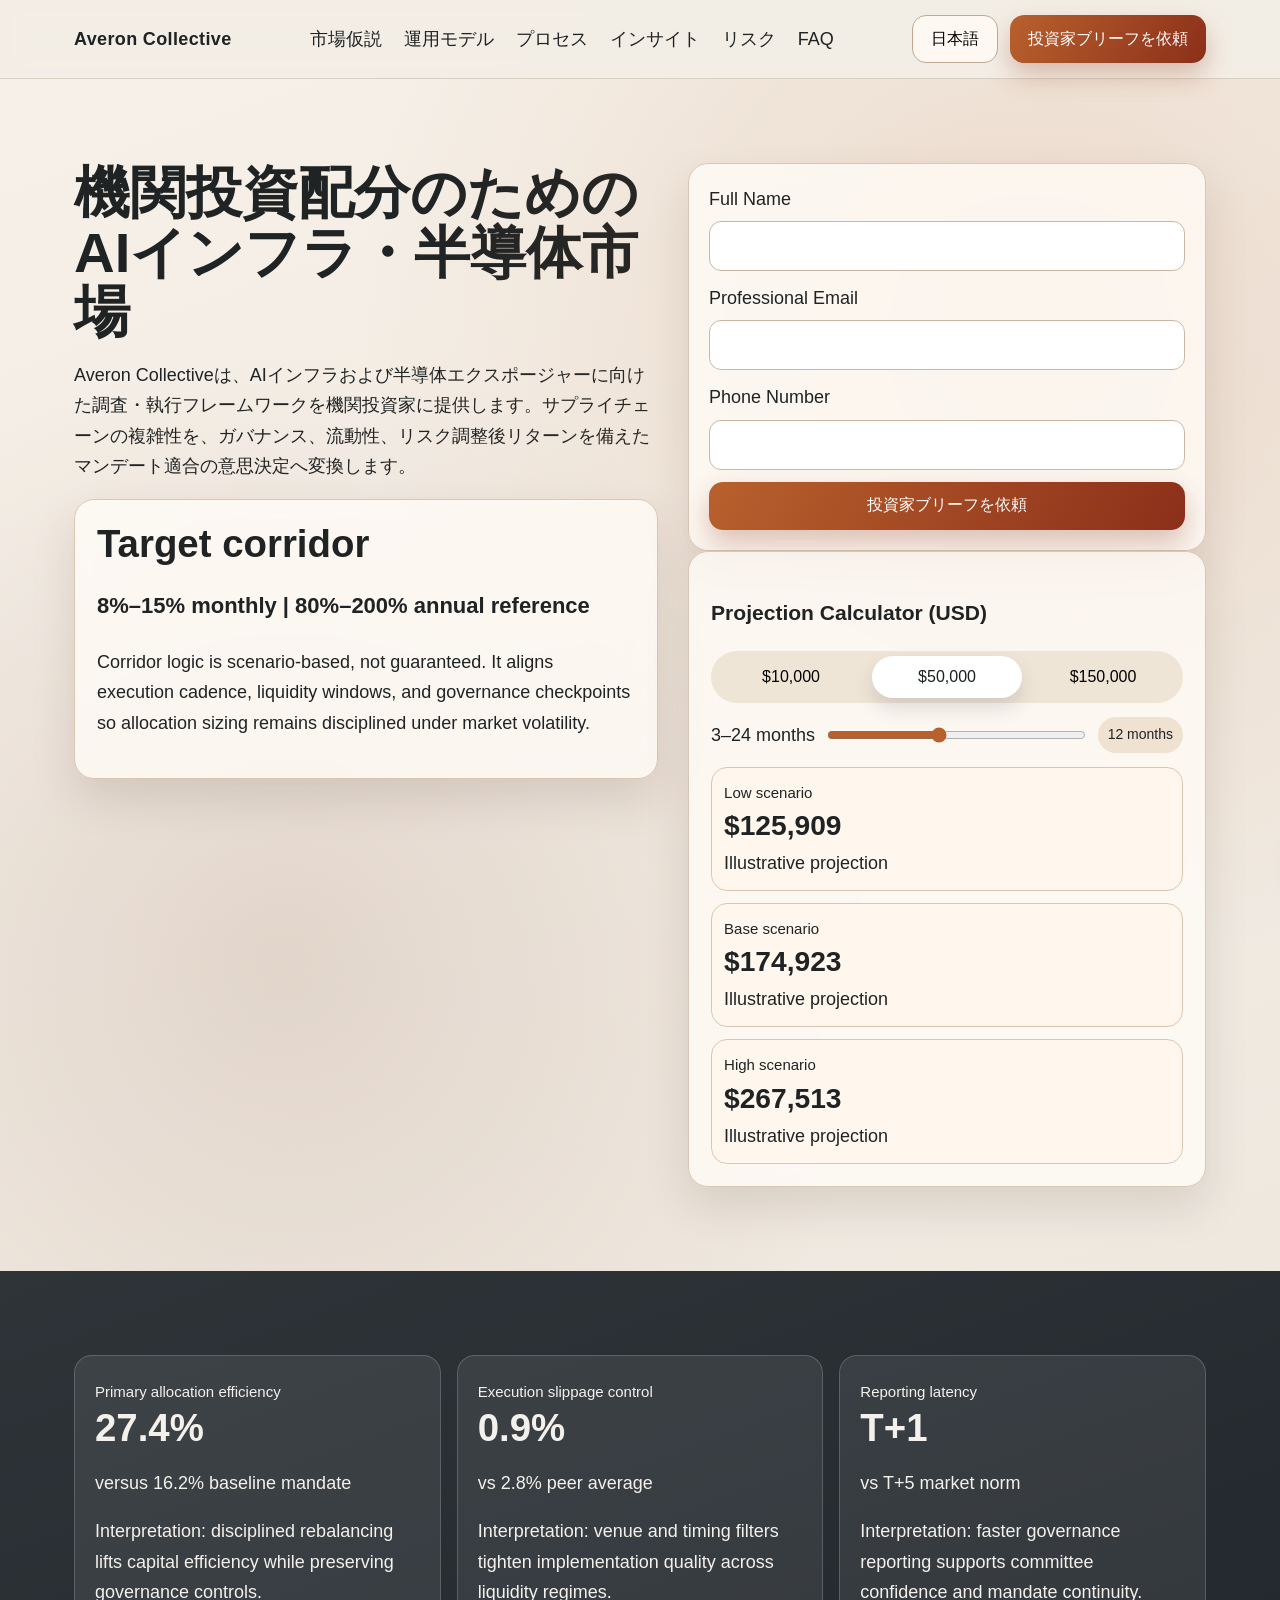
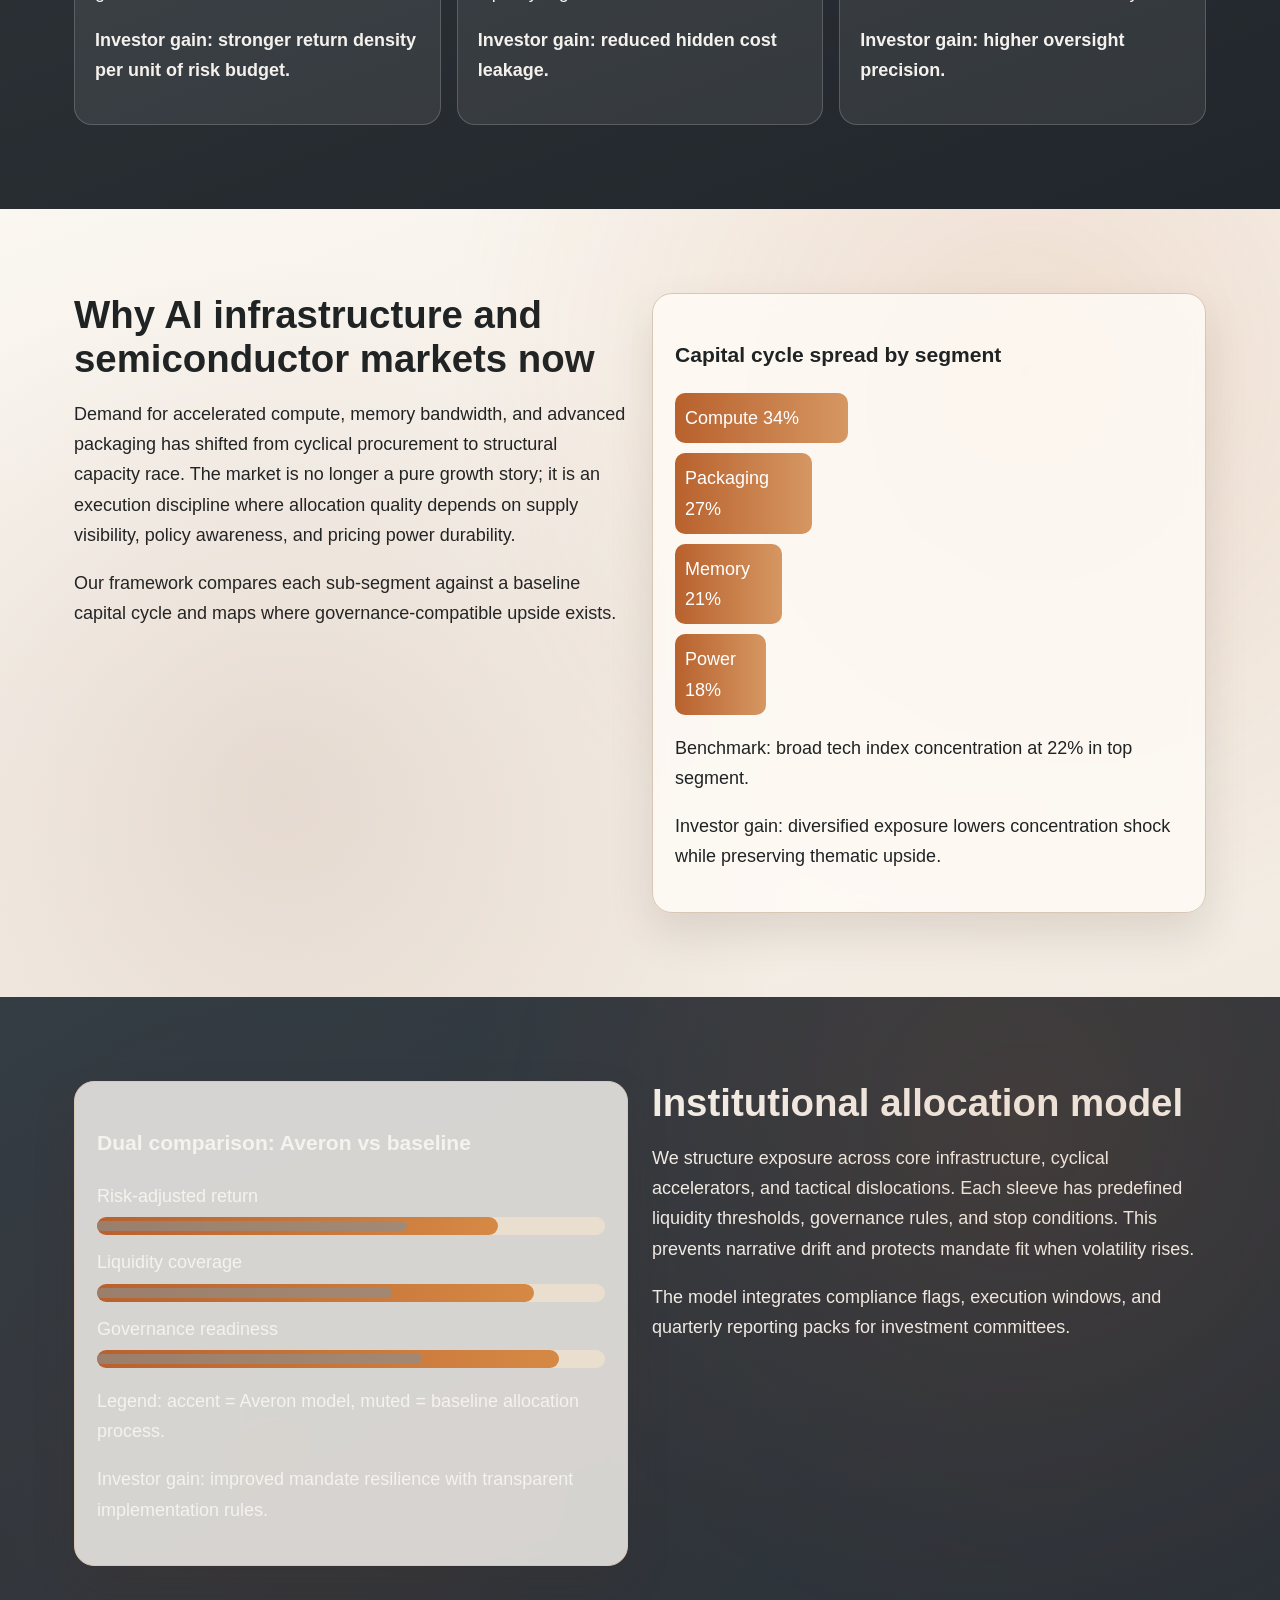
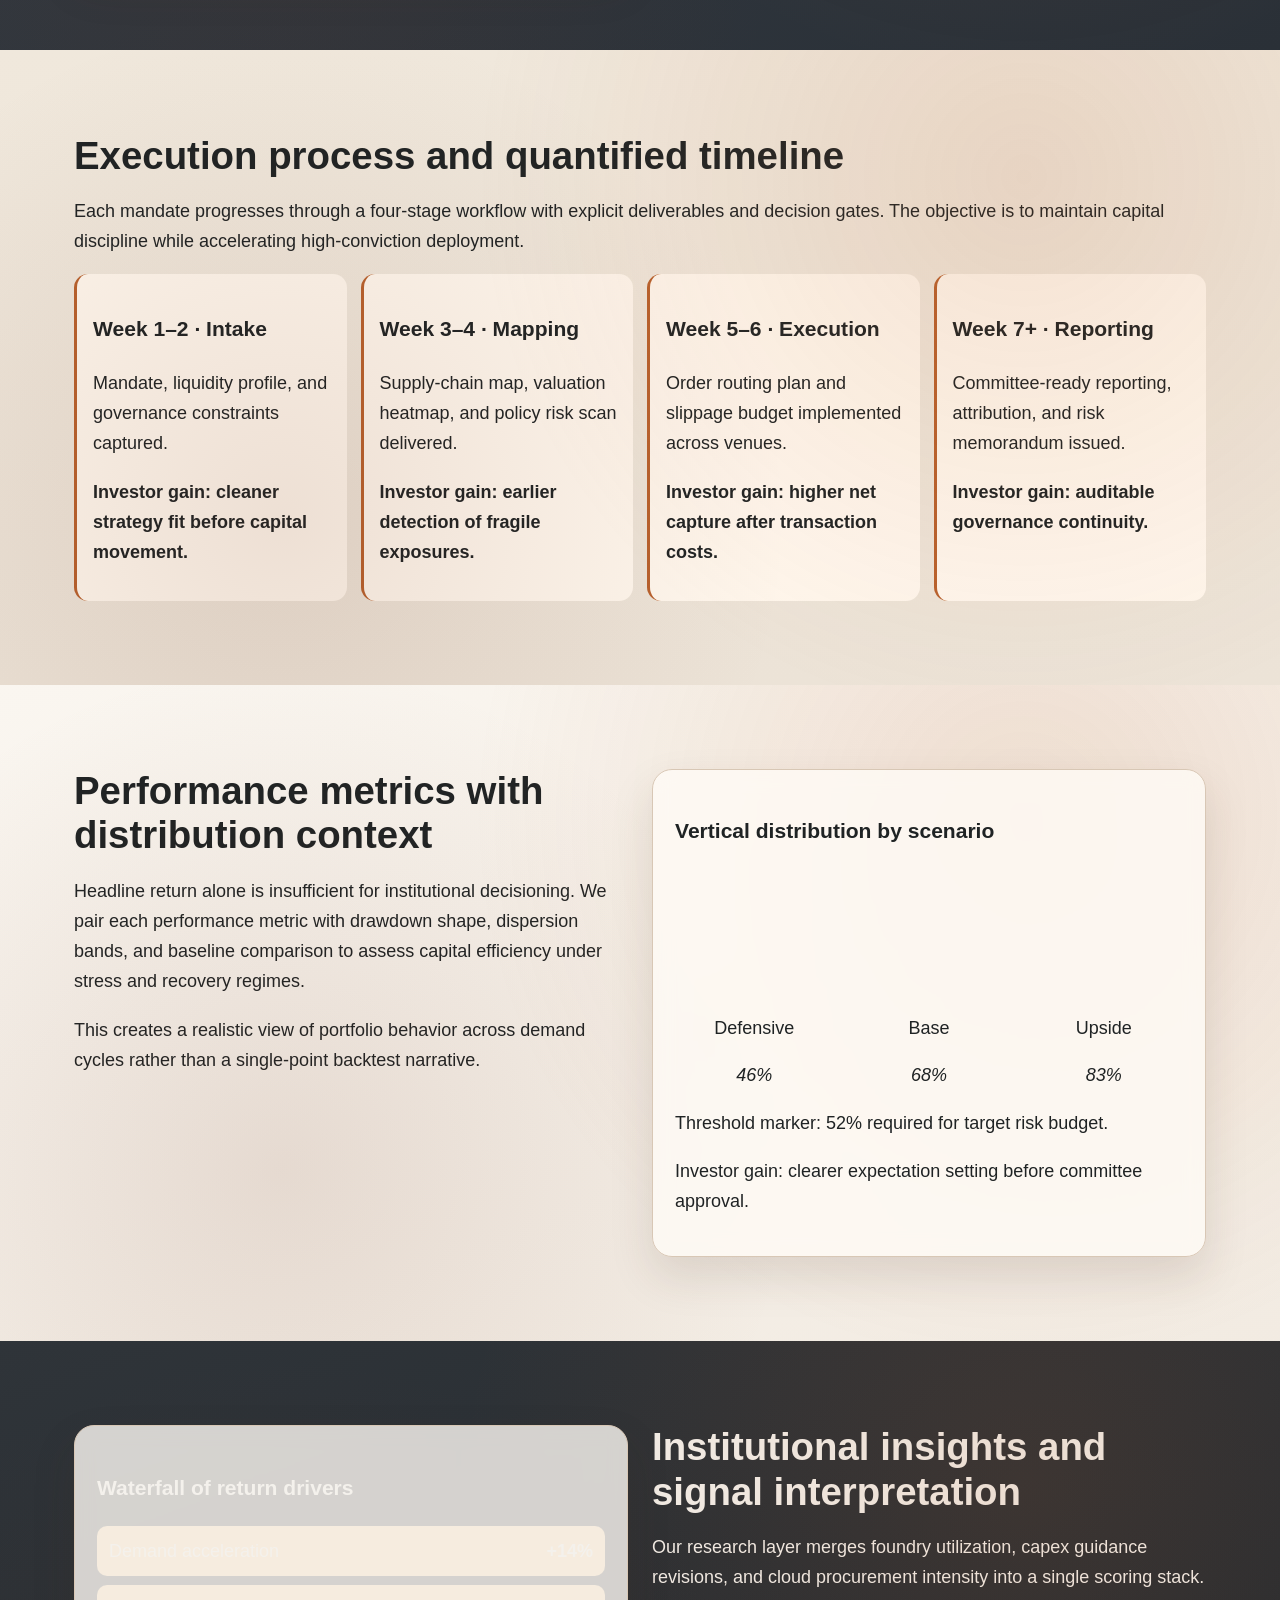
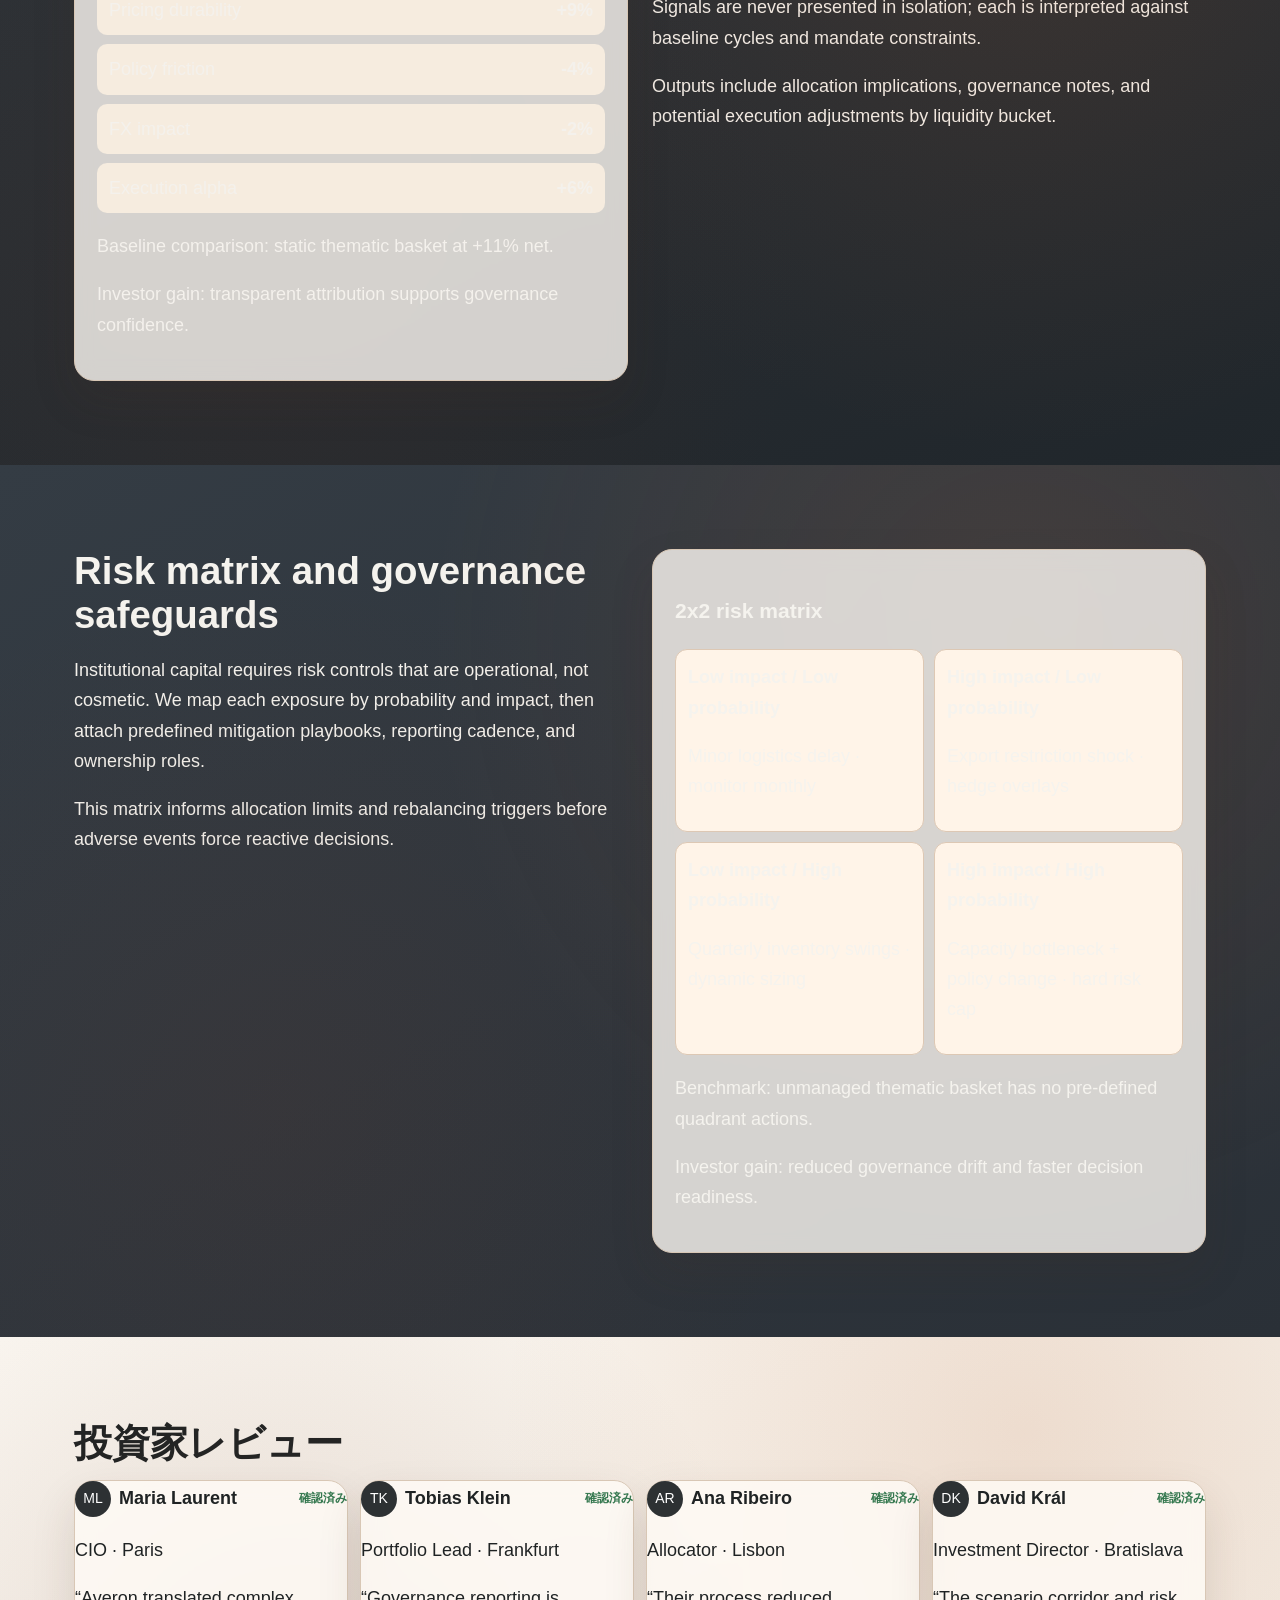
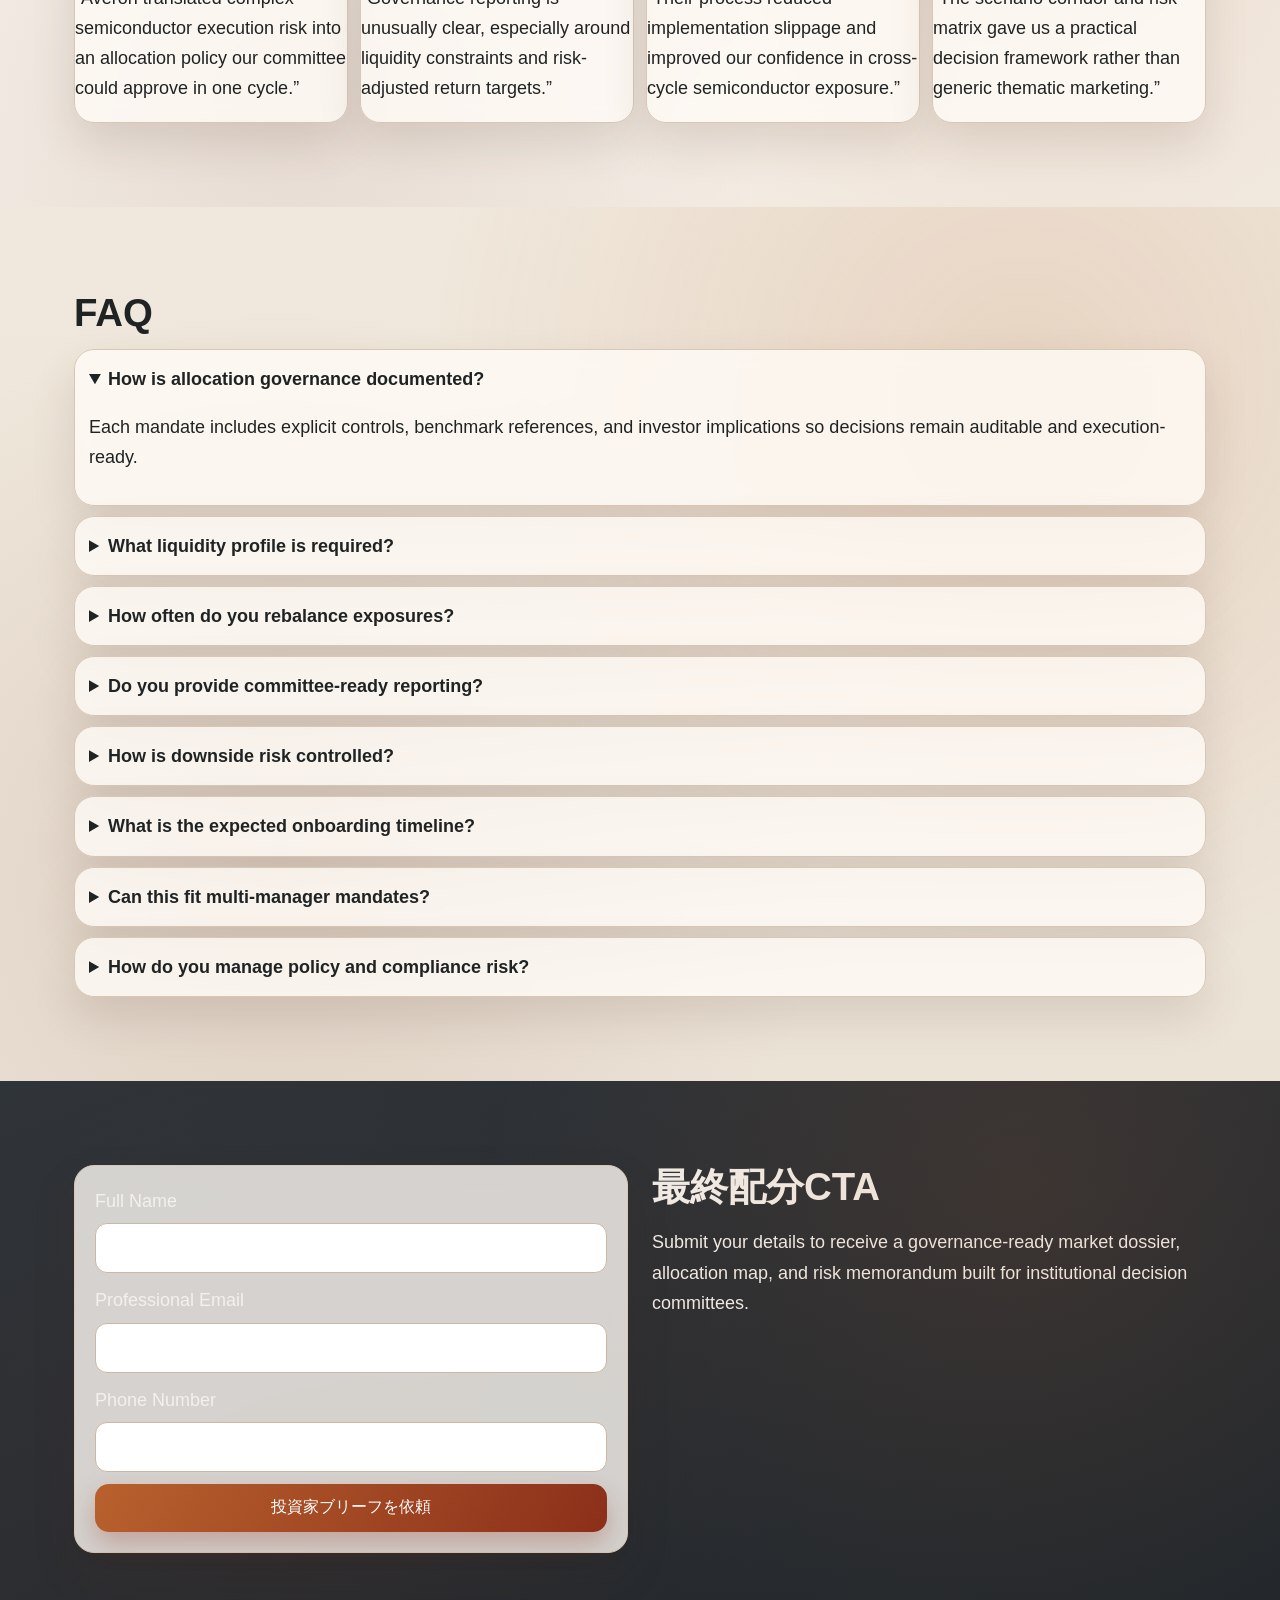
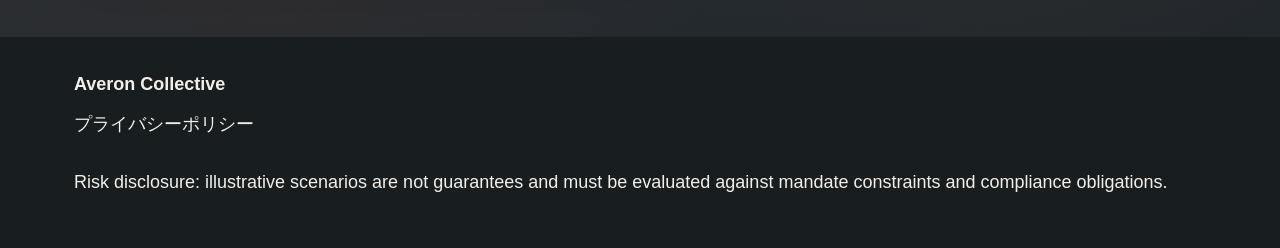
<file: jp/index.html>
<!doctype html>
<html lang="jp">
<head>
  <meta charset="utf-8">
  <meta name="viewport" content="width=device-width, initial-scale=1">
  <title>Averon Collective | AIインフラ・半導体市場インテリジェンス</title>
  <meta name="description" content="Averon Collectiveは、AIインフラと半導体市場に関する機関投資家向けインサイトを提供し、ガバナンス対応のレポーティングで高品質リードを獲得します。">
  <link rel="canonical" href="https://www.averoncollective.com/jp/index.html">
  <link rel="alternate" hreflang="en" href="https://www.averoncollective.com/index.html">
  <link rel="alternate" hreflang="de" href="https://www.averoncollective.com/de/index.html">
  <link rel="alternate" hreflang="fr" href="https://www.averoncollective.com/fr/index.html">
  <link rel="alternate" hreflang="es" href="https://www.averoncollective.com/es/index.html">
  <link rel="alternate" hreflang="it" href="https://www.averoncollective.com/it/index.html">
  <link rel="alternate" hreflang="tr" href="https://www.averoncollective.com/tr/index.html">
  <link rel="alternate" hreflang="pt" href="https://www.averoncollective.com/pt/index.html">
  <link rel="alternate" hreflang="ja" href="https://www.averoncollective.com/jp/index.html">
  <link rel="alternate" hreflang="sk" href="https://www.averoncollective.com/sk/index.html">
  <link rel="alternate" hreflang="be" href="https://www.averoncollective.com/be/index.html">
  <meta property="og:title" content="Averon Collective | AIインフラ・半導体市場インテリジェンス">
  <meta property="og:description" content="Averon Collectiveは、AIインフラと半導体市場に関する機関投資家向けインサイトを提供し、ガバナンス対応のレポーティングで高品質リードを獲得します。">
  <meta property="og:type" content="website">
  <meta property="og:url" content="https://www.averoncollective.com/jp/index.html">
  <meta name="twitter:card" content="summary_large_image">
  <meta name="twitter:title" content="Averon Collective | AIインフラ・半導体市場インテリジェンス">
  <meta name="twitter:description" content="Averon Collectiveは、AIインフラと半導体市場に関する機関投資家向けインサイトを提供し、ガバナンス対応のレポーティングで高品質リードを獲得します。">
  <link rel="stylesheet" href="../assets/style.css">
  <script defer src="../assets/app.js"></script>
</head>
<body>
<header class="site-header">
  <div class="container header-wrap">
    <a class="brand" href="../index.html">Averon Collective</a>
    <nav class="desktop-nav" aria-label="Main navigation">
      <a href="#market">市場仮説</a><a href="#model">運用モデル</a><a href="#process">プロセス</a><a href="#insights">インサイト</a><a href="#risk">リスク</a><a href="#faq">FAQ</a>
    </nav>
    <div class="header-actions">
      <div class="lang-dropdown">
        <button class="lang-trigger" aria-expanded="false" aria-haspopup="true">日本語</button>
        <div class="lang-menu"><a href="../index.html"><span class="flag">🇬🇧</span>English</a>
<a href="../de/index.html"><span class="flag">🇩🇪</span>Deutsch</a>
<a href="../fr/index.html"><span class="flag">🇫🇷</span>Français</a>
<a href="../es/index.html"><span class="flag">🇪🇸</span>Español</a>
<a href="../it/index.html"><span class="flag">🇮🇹</span>Italiano</a>
<a href="../tr/index.html"><span class="flag">🇹🇷</span>Türkçe</a>
<a href="../pt/index.html"><span class="flag">🇵🇹</span>Português</a>
<a href="../jp/index.html"><span class="flag">🇯🇵</span>日本語</a>
<a href="../sk/index.html"><span class="flag">🇸🇰</span>Slovenčina</a>
<a href="../be/index.html"><span class="flag">🇧🇪</span>Belgium</a></div>
      </div>
      <a class="btn btn-primary" href="#final-cta">投資家ブリーフを依頼</a>
      <button class="burger" aria-label="Open menu" aria-expanded="false">☰</button>
    </div>
  </div>
</header>
<div class="drawer-backdrop"></div>
<aside class="mobile-drawer" aria-hidden="true">
  <button class="drawer-close" aria-label="Close menu">✕</button>
  <nav><a href="#market">市場仮説</a><a href="#model">運用モデル</a><a href="#process">プロセス</a><a href="#insights">インサイト</a><a href="#risk">リスク</a><a href="#faq">FAQ</a></nav>
  <div class="lang-dropdown mobile-lang"><button class="lang-trigger" aria-expanded="false">日本語</button><div class="lang-menu"><a href="../index.html"><span class="flag">🇬🇧</span>English</a>
<a href="../de/index.html"><span class="flag">🇩🇪</span>Deutsch</a>
<a href="../fr/index.html"><span class="flag">🇫🇷</span>Français</a>
<a href="../es/index.html"><span class="flag">🇪🇸</span>Español</a>
<a href="../it/index.html"><span class="flag">🇮🇹</span>Italiano</a>
<a href="../tr/index.html"><span class="flag">🇹🇷</span>Türkçe</a>
<a href="../pt/index.html"><span class="flag">🇵🇹</span>Português</a>
<a href="../jp/index.html"><span class="flag">🇯🇵</span>日本語</a>
<a href="../sk/index.html"><span class="flag">🇸🇰</span>Slovenčina</a>
<a href="../be/index.html"><span class="flag">🇧🇪</span>Belgium</a></div></div>
  <a class="btn btn-primary" href="#final-cta">投資家ブリーフを依頼</a>
</aside>
<main>
<section class="hero section-tone-a">
  <div class="container hero-grid">
    <div>
      <h1>機関投資配分のためのAIインフラ・半導体市場</h1>
      <p>Averon Collectiveは、AIインフラおよび半導体エクスポージャーに向けた調査・執行フレームワークを機関投資家に提供します。サプライチェーンの複雑性を、ガバナンス、流動性、リスク調整後リターンを備えたマンデート適合の意思決定へ変換します。</p>
      <article class="target-card glass">
        <h2>Target corridor</h2>
        <p class="big">8%–15% monthly | 80%–200% annual reference</p>
        <p>Corridor logic is scenario-based, not guaranteed. It aligns execution cadence, liquidity windows, and governance checkpoints so allocation sizing remains disciplined under market volatility.</p>
      </article>
    </div>
    <div>
      <form class="lead-form">
        <label>Full Name<input type="text" required></label>
        <label>Professional Email<input type="email" required></label>
        <label>Phone Number<input type="tel" required></label>
        <button type="submit" class="btn btn-primary">投資家ブリーフを依頼</button>
      </form>
      <div class="calc-card" data-calculator>
        <h3>Projection Calculator (USD)</h3>
        <div class="amount-segment"><button data-amount="10000">$10,000</button><button class="active" data-amount="50000">$50,000</button><button data-amount="150000">$150,000</button></div>
        <div class="month-row"><span>3–24 months</span><input type="range" min="3" max="24" value="12" data-months><span class="pill" data-month-label>12 months</span></div>
        <div class="result-grid">
          <article><small>Low scenario</small><strong data-low>$0</strong><span>Illustrative projection</span></article>
          <article><small>Base scenario</small><strong data-base>$0</strong><span>Illustrative projection</span></article>
          <article><small>High scenario</small><strong data-high>$0</strong><span>Illustrative projection</span></article>
        </div>
      </div>
    </div>
  </div>
</section>
<section class="kpi-strip section-tone-b"><div class="container kpi-grid"><article><small>Primary allocation efficiency</small><h2>27.4%</h2><p>versus 16.2% baseline mandate</p><p>Interpretation: disciplined rebalancing lifts capital efficiency while preserving governance controls.</p><p class="gain">Investor gain: stronger return density per unit of risk budget.</p></article><article><small>Execution slippage control</small><h2>0.9%</h2><p>vs 2.8% peer average</p><p>Interpretation: venue and timing filters tighten implementation quality across liquidity regimes.</p><p class="gain">Investor gain: reduced hidden cost leakage.</p></article><article><small>Reporting latency</small><h2>T+1</h2><p>vs T+5 market norm</p><p>Interpretation: faster governance reporting supports committee confidence and mandate continuity.</p><p class="gain">Investor gain: higher oversight precision.</p></article></div></section>
<section id="market" class="section section-tone-c"><div class="container split"><div><h2>Why AI infrastructure and semiconductor markets now</h2><p>Demand for accelerated compute, memory bandwidth, and advanced packaging has shifted from cyclical procurement to structural capacity race. The market is no longer a pure growth story; it is an execution discipline where allocation quality depends on supply visibility, policy awareness, and pricing power durability.</p><p>Our framework compares each sub-segment against a baseline capital cycle and maps where governance-compatible upside exists.</p></div><div class="viz-card"><h3>Capital cycle spread by segment</h3><div class="stack-bar"><span style="--w:34%">Compute 34%</span><span style="--w:27%">Packaging 27%</span><span style="--w:21%">Memory 21%</span><span style="--w:18%">Power 18%</span></div><p>Benchmark: broad tech index concentration at 22% in top segment.</p><p>Investor gain: diversified exposure lowers concentration shock while preserving thematic upside.</p></div></div></section>
<section id="model" class="section section-tone-d"><div class="container split reverse"><div><h2>Institutional allocation model</h2><p>We structure exposure across core infrastructure, cyclical accelerators, and tactical dislocations. Each sleeve has predefined liquidity thresholds, governance rules, and stop conditions. This prevents narrative drift and protects mandate fit when volatility rises.</p><p>The model integrates compliance flags, execution windows, and quarterly reporting packs for investment committees.</p></div><div class="viz-card"><h3>Dual comparison: Averon vs baseline</h3><div class="dual-bars"><div><label>Risk-adjusted return</label><div><i style="--w:79%"></i><b style="--w:61%"></b></div></div><div><label>Liquidity coverage</label><div><i style="--w:86%"></i><b style="--w:58%"></b></div></div><div><label>Governance readiness</label><div><i style="--w:91%"></i><b style="--w:64%"></b></div></div></div><p>Legend: accent = Averon model, muted = baseline allocation process.</p><p>Investor gain: improved mandate resilience with transparent implementation rules.</p></div></div></section>
<section id="process" class="section section-tone-e"><div class="container"><h2>Execution process and quantified timeline</h2><p>Each mandate progresses through a four-stage workflow with explicit deliverables and decision gates. The objective is to maintain capital discipline while accelerating high-conviction deployment.</p><div class="timeline"><article><h3>Week 1–2 · Intake</h3><p>Mandate, liquidity profile, and governance constraints captured.</p><p class="gain">Investor gain: cleaner strategy fit before capital movement.</p></article><article><h3>Week 3–4 · Mapping</h3><p>Supply-chain map, valuation heatmap, and policy risk scan delivered.</p><p class="gain">Investor gain: earlier detection of fragile exposures.</p></article><article><h3>Week 5–6 · Execution</h3><p>Order routing plan and slippage budget implemented across venues.</p><p class="gain">Investor gain: higher net capture after transaction costs.</p></article><article><h3>Week 7+ · Reporting</h3><p>Committee-ready reporting, attribution, and risk memorandum issued.</p><p class="gain">Investor gain: auditable governance continuity.</p></article></div></div></section>
<section class="section section-tone-c"><div class="container split"><div><h2>Performance metrics with distribution context</h2><p>Headline return alone is insufficient for institutional decisioning. We pair each performance metric with drawdown shape, dispersion bands, and baseline comparison to assess capital efficiency under stress and recovery regimes.</p><p>This creates a realistic view of portfolio behavior across demand cycles rather than a single-point backtest narrative.</p></div><div class="viz-card"><h3>Vertical distribution by scenario</h3><div class="v-bars"><div><span>Defensive</span><i style="--h:46%"></i><em>46%</em></div><div><span>Base</span><i style="--h:68%"></i><em>68%</em></div><div><span>Upside</span><i style="--h:83%"></i><em>83%</em></div></div><p>Threshold marker: 52% required for target risk budget.</p><p>Investor gain: clearer expectation setting before committee approval.</p></div></div></section>
<section id="insights" class="section section-tone-b"><div class="container split reverse"><div><h2>Institutional insights and signal interpretation</h2><p>Our research layer merges foundry utilization, capex guidance revisions, and cloud procurement intensity into a single scoring stack. Signals are never presented in isolation; each is interpreted against baseline cycles and mandate constraints.</p><p>Outputs include allocation implications, governance notes, and potential execution adjustments by liquidity bucket.</p></div><div class="viz-card"><h3>Waterfall of return drivers</h3><ul class="waterfall"><li><span>Demand acceleration</span><b>+14%</b></li><li><span>Pricing durability</span><b>+9%</b></li><li><span>Policy friction</span><b>-4%</b></li><li><span>FX impact</span><b>-2%</b></li><li><span>Execution alpha</span><b>+6%</b></li></ul><p>Baseline comparison: static thematic basket at +11% net.</p><p>Investor gain: transparent attribution supports governance confidence.</p></div></div></section>
<section id="risk" class="section section-tone-d"><div class="container split"><div><h2>Risk matrix and governance safeguards</h2><p>Institutional capital requires risk controls that are operational, not cosmetic. We map each exposure by probability and impact, then attach predefined mitigation playbooks, reporting cadence, and ownership roles.</p><p>This matrix informs allocation limits and rebalancing triggers before adverse events force reactive decisions.</p></div><div class="viz-card"><h3>2x2 risk matrix</h3><div class="risk-matrix"><div><strong>Low impact / Low probability</strong><p>Minor logistics delay · monitor monthly</p></div><div><strong>High impact / Low probability</strong><p>Export restriction shock · hedge overlays</p></div><div><strong>Low impact / High probability</strong><p>Quarterly inventory swings · dynamic sizing</p></div><div><strong>High impact / High probability</strong><p>Capacity bottleneck + policy change · hard risk cap</p></div></div><p>Benchmark: unmanaged thematic basket has no pre-defined quadrant actions.</p><p>Investor gain: reduced governance drift and faster decision readiness.</p></div></div></section>
<section class="section section-tone-c"><div class="container"><h2>投資家レビュー</h2><div class="reviews-grid"><article><div class="review-head"><span class="avatar">ML</span><strong>Maria Laurent</strong><em>確認済み</em></div><p class="meta">CIO · Paris</p><p>“Averon translated complex semiconductor execution risk into an allocation policy our committee could approve in one cycle.”</p></article><article><div class="review-head"><span class="avatar">TK</span><strong>Tobias Klein</strong><em>確認済み</em></div><p class="meta">Portfolio Lead · Frankfurt</p><p>“Governance reporting is unusually clear, especially around liquidity constraints and risk-adjusted return targets.”</p></article><article><div class="review-head"><span class="avatar">AR</span><strong>Ana Ribeiro</strong><em>確認済み</em></div><p class="meta">Allocator · Lisbon</p><p>“Their process reduced implementation slippage and improved our confidence in cross-cycle semiconductor exposure.”</p></article><article><div class="review-head"><span class="avatar">DK</span><strong>David Král</strong><em>確認済み</em></div><p class="meta">Investment Director · Bratislava</p><p>“The scenario corridor and risk matrix gave us a practical decision framework rather than generic thematic marketing.”</p></article></div></div></section>
<section id="faq" class="section section-tone-e"><div class="container"><h2>FAQ</h2><div class="faq-list"><details open><summary>How is allocation governance documented?</summary><p>Each mandate includes explicit controls, benchmark references, and investor implications so decisions remain auditable and execution-ready.</p></details><details ><summary>What liquidity profile is required?</summary><p>Each mandate includes explicit controls, benchmark references, and investor implications so decisions remain auditable and execution-ready.</p></details><details ><summary>How often do you rebalance exposures?</summary><p>Each mandate includes explicit controls, benchmark references, and investor implications so decisions remain auditable and execution-ready.</p></details><details ><summary>Do you provide committee-ready reporting?</summary><p>Each mandate includes explicit controls, benchmark references, and investor implications so decisions remain auditable and execution-ready.</p></details><details ><summary>How is downside risk controlled?</summary><p>Each mandate includes explicit controls, benchmark references, and investor implications so decisions remain auditable and execution-ready.</p></details><details ><summary>What is the expected onboarding timeline?</summary><p>Each mandate includes explicit controls, benchmark references, and investor implications so decisions remain auditable and execution-ready.</p></details><details ><summary>Can this fit multi-manager mandates?</summary><p>Each mandate includes explicit controls, benchmark references, and investor implications so decisions remain auditable and execution-ready.</p></details><details ><summary>How do you manage policy and compliance risk?</summary><p>Each mandate includes explicit controls, benchmark references, and investor implications so decisions remain auditable and execution-ready.</p></details></div></div></section>
<section id="final-cta" class="section section-tone-b"><div class="container split reverse"><div><h2>最終配分CTA</h2><p>Submit your details to receive a governance-ready market dossier, allocation map, and risk memorandum built for institutional decision committees.</p></div><form class="lead-form">
<label>Full Name<input type="text" required></label>
<label>Professional Email<input type="email" required></label>
<label>Phone Number<input type="tel" required></label>
<button type="submit" class="btn btn-primary">投資家ブリーフを依頼</button>
</form></div></section>
</main>
<footer class="site-footer"><div class="container"><strong>Averon Collective</strong><a href="#" data-open-privacy>プライバシーポリシー</a><p>Risk disclosure: illustrative scenarios are not guarantees and must be evaluated against mandate constraints and compliance obligations.</p></div></footer>
<div class="modal" id="privacy-modal" aria-hidden="true"><div class="modal-panel"><button class="modal-x" aria-label="Close">✕</button><h2>プライバシーポリシー</h2><div class="modal-body"><h3>Introduction</h3><p>We process professional contact data for institutional communication and onboarding workflows.</p><h3>Data collection</h3><p>Name, professional email, phone number, and interaction metadata are collected through forms.</p><h3>Legal basis</h3><p>Processing is based on legitimate interest, contractual necessity, and applicable regulatory obligations.</p><h3>Cookies</h3><p>Essential cookies support site operation; analytics cookies are used only where lawful.</p><h3>Retention</h3><p>Records are retained according to governance and compliance requirements, then securely deleted.</p><h3>Third-party sharing</h3><p>We share data with vetted service providers under contractual safeguards.</p><h3>Security</h3><p>Access controls, encryption standards, and monitoring are applied to protect data integrity.</p><h3>User rights</h3><p>Data subjects may request access, correction, deletion, portability, and objection rights.</p><h3>International transfers</h3><p>Cross-border transfers use legal mechanisms such as standard contractual clauses.</p><h3>Industry risk disclosure</h3><p>AI infrastructure and semiconductor markets are volatile; decisions should consider liquidity, policy, and valuation risk.</p><h3>Contact</h3><p>privacy@averoncollective.com</p></div><div class="modal-foot"><button class="btn" data-close-privacy>Close</button></div></div></div>
<script type="application/ld+json">{"@context":"https://schema.org","@graph":[{"@type":"Organization","name":"Averon Collective","url":"https://www.averoncollective.com"},{"@type":"WebSite","name":"Averon Collective","url":"https://www.averoncollective.com"},{"@type":"FAQPage","mainEntity":[{"@type":"Question","name":"How is allocation governance documented?","acceptedAnswer":{"@type":"Answer","text":"Through committee-ready reporting, risk controls, and benchmark references."}]},{"@type":"Review","reviewBody":"Institutional-grade process and governance reporting.","author":{"@type":"Person","name":"Maria Laurent"},"reviewRating":{"@type":"Rating","ratingValue":"5","bestRating":"5"}}]}</script>
</body></html>
</file>
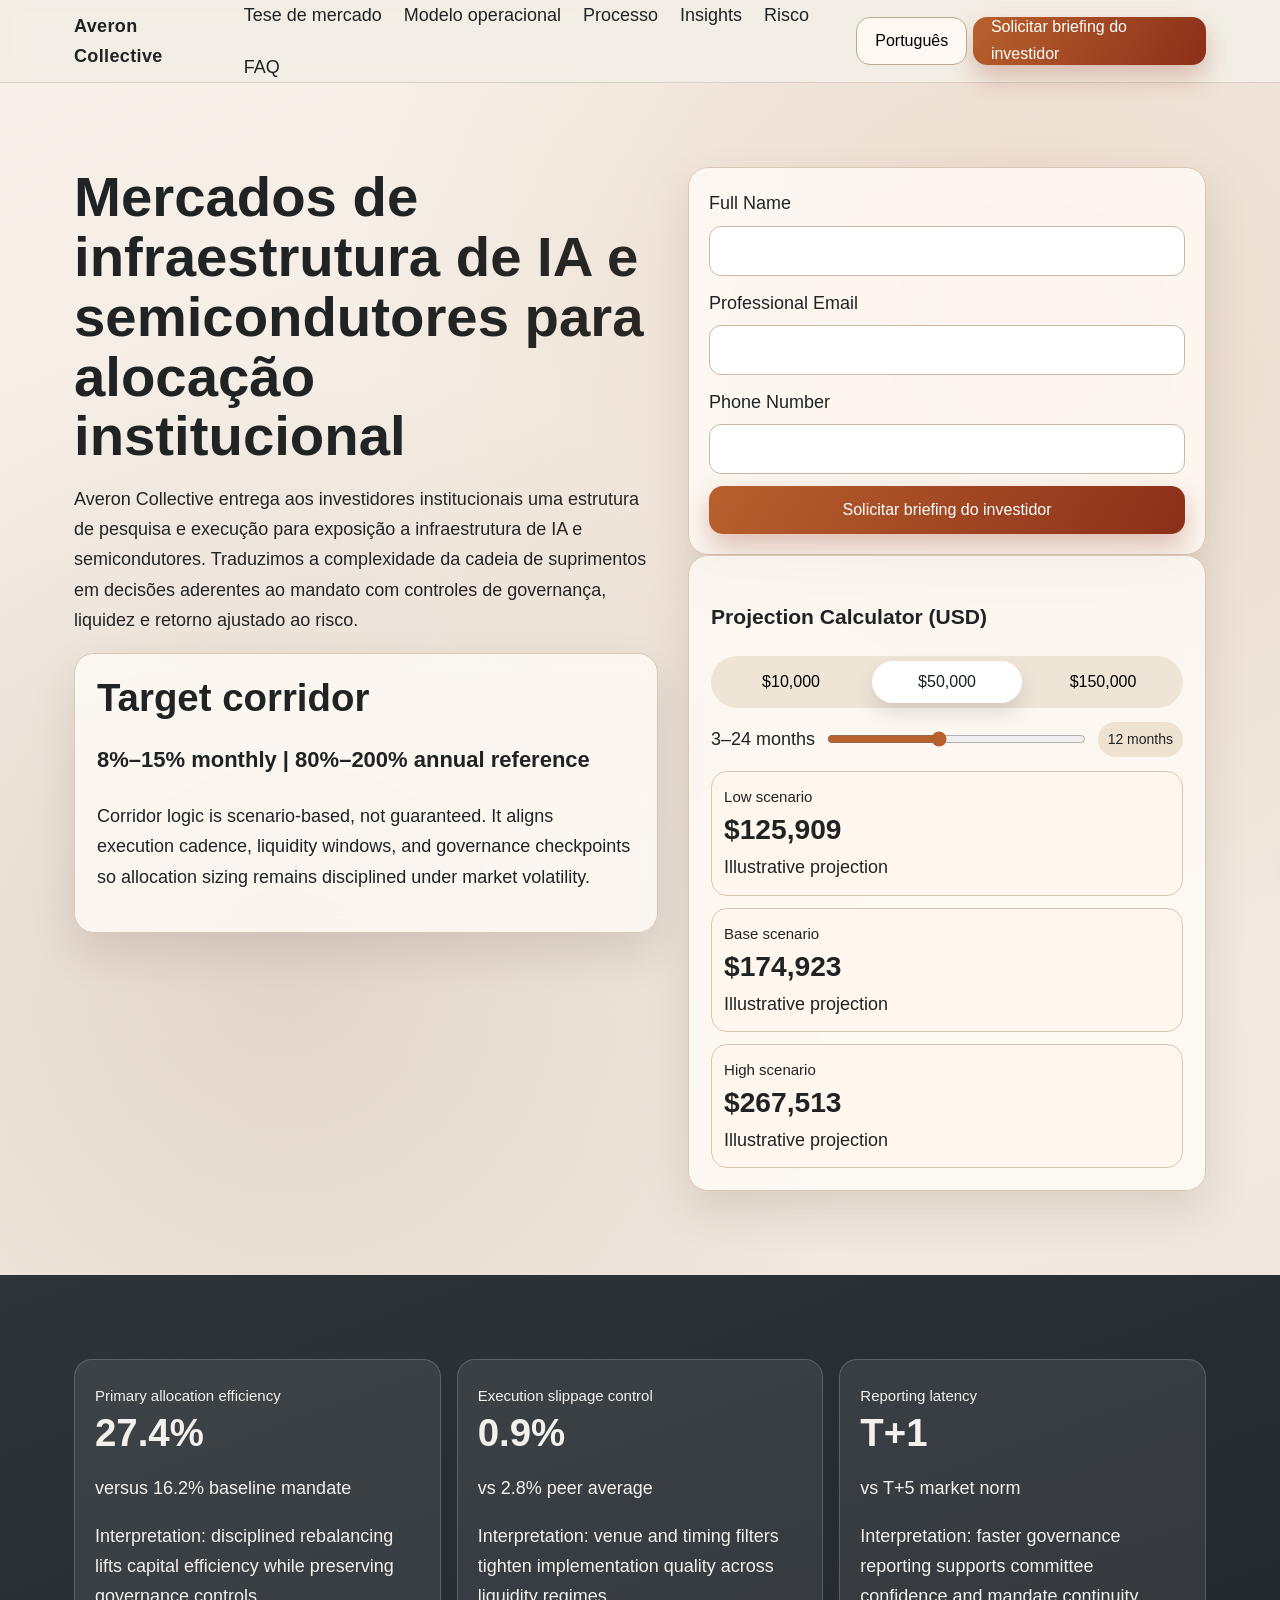
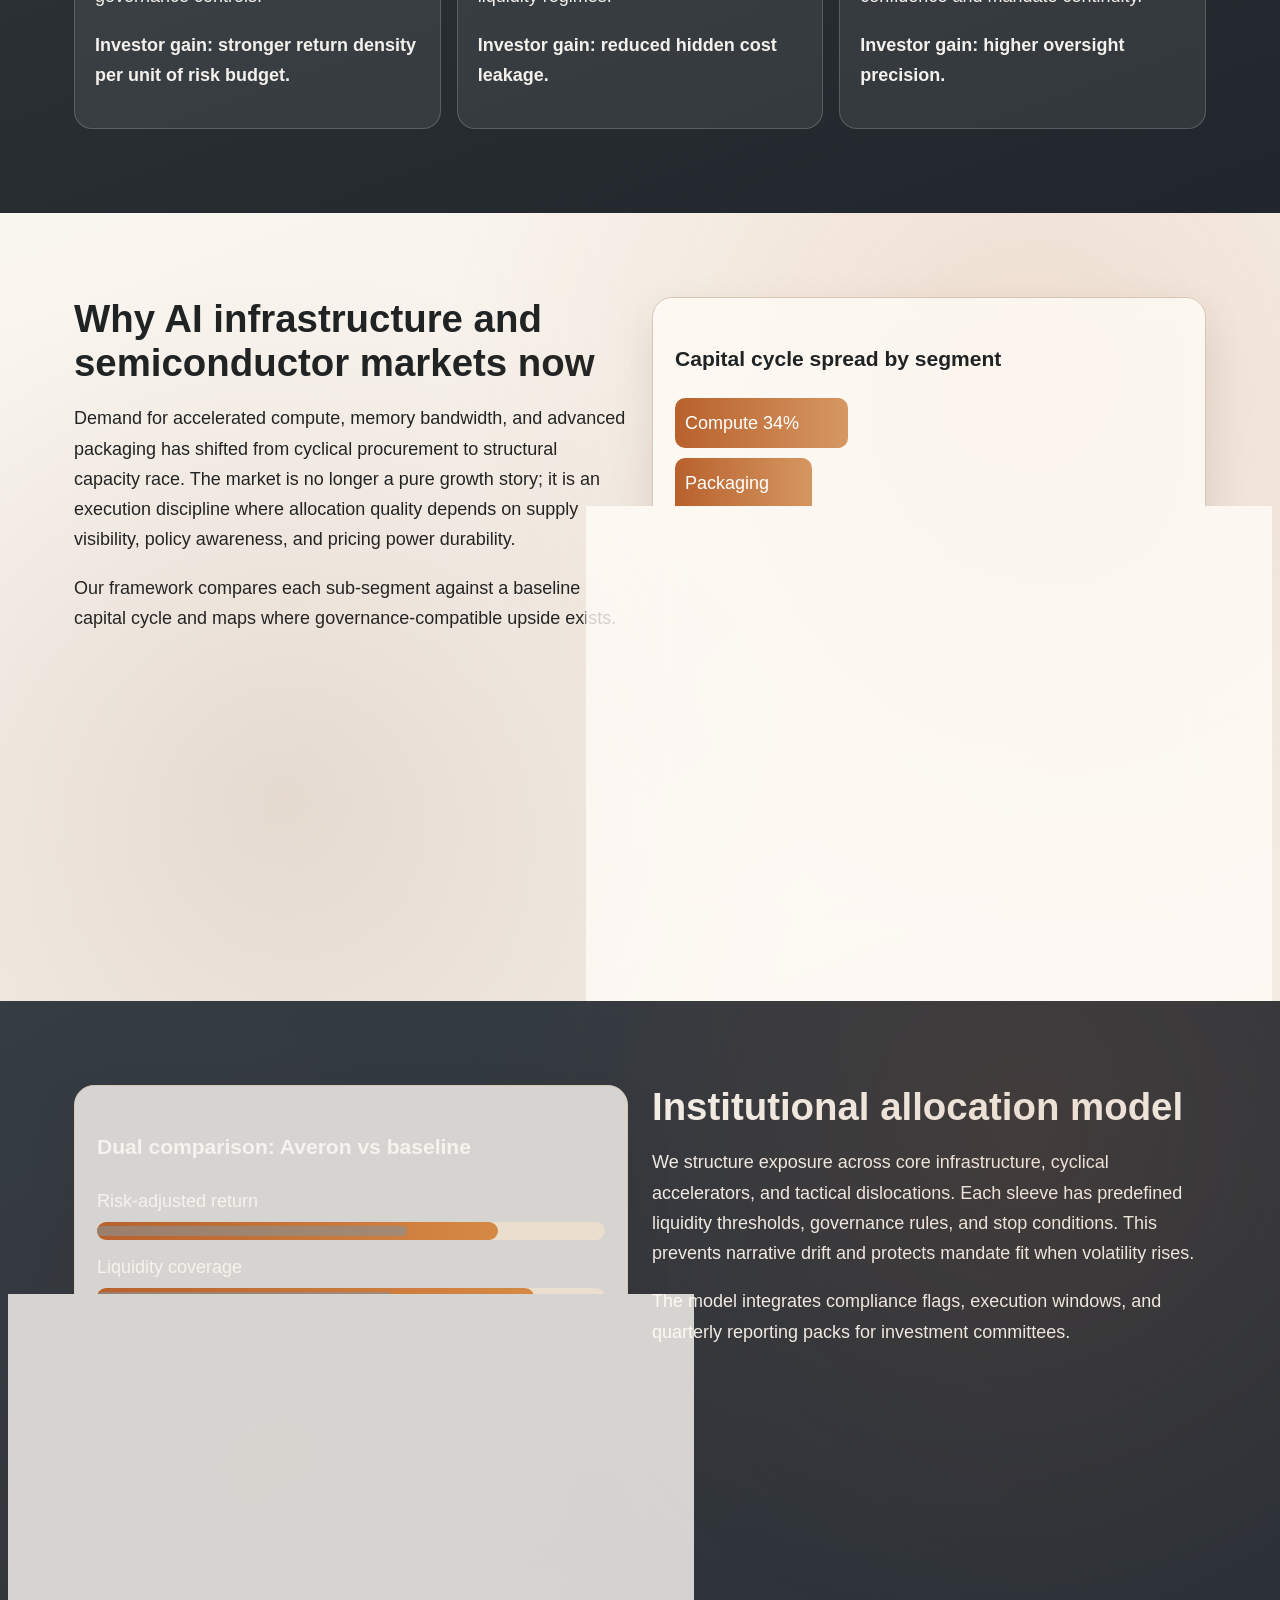
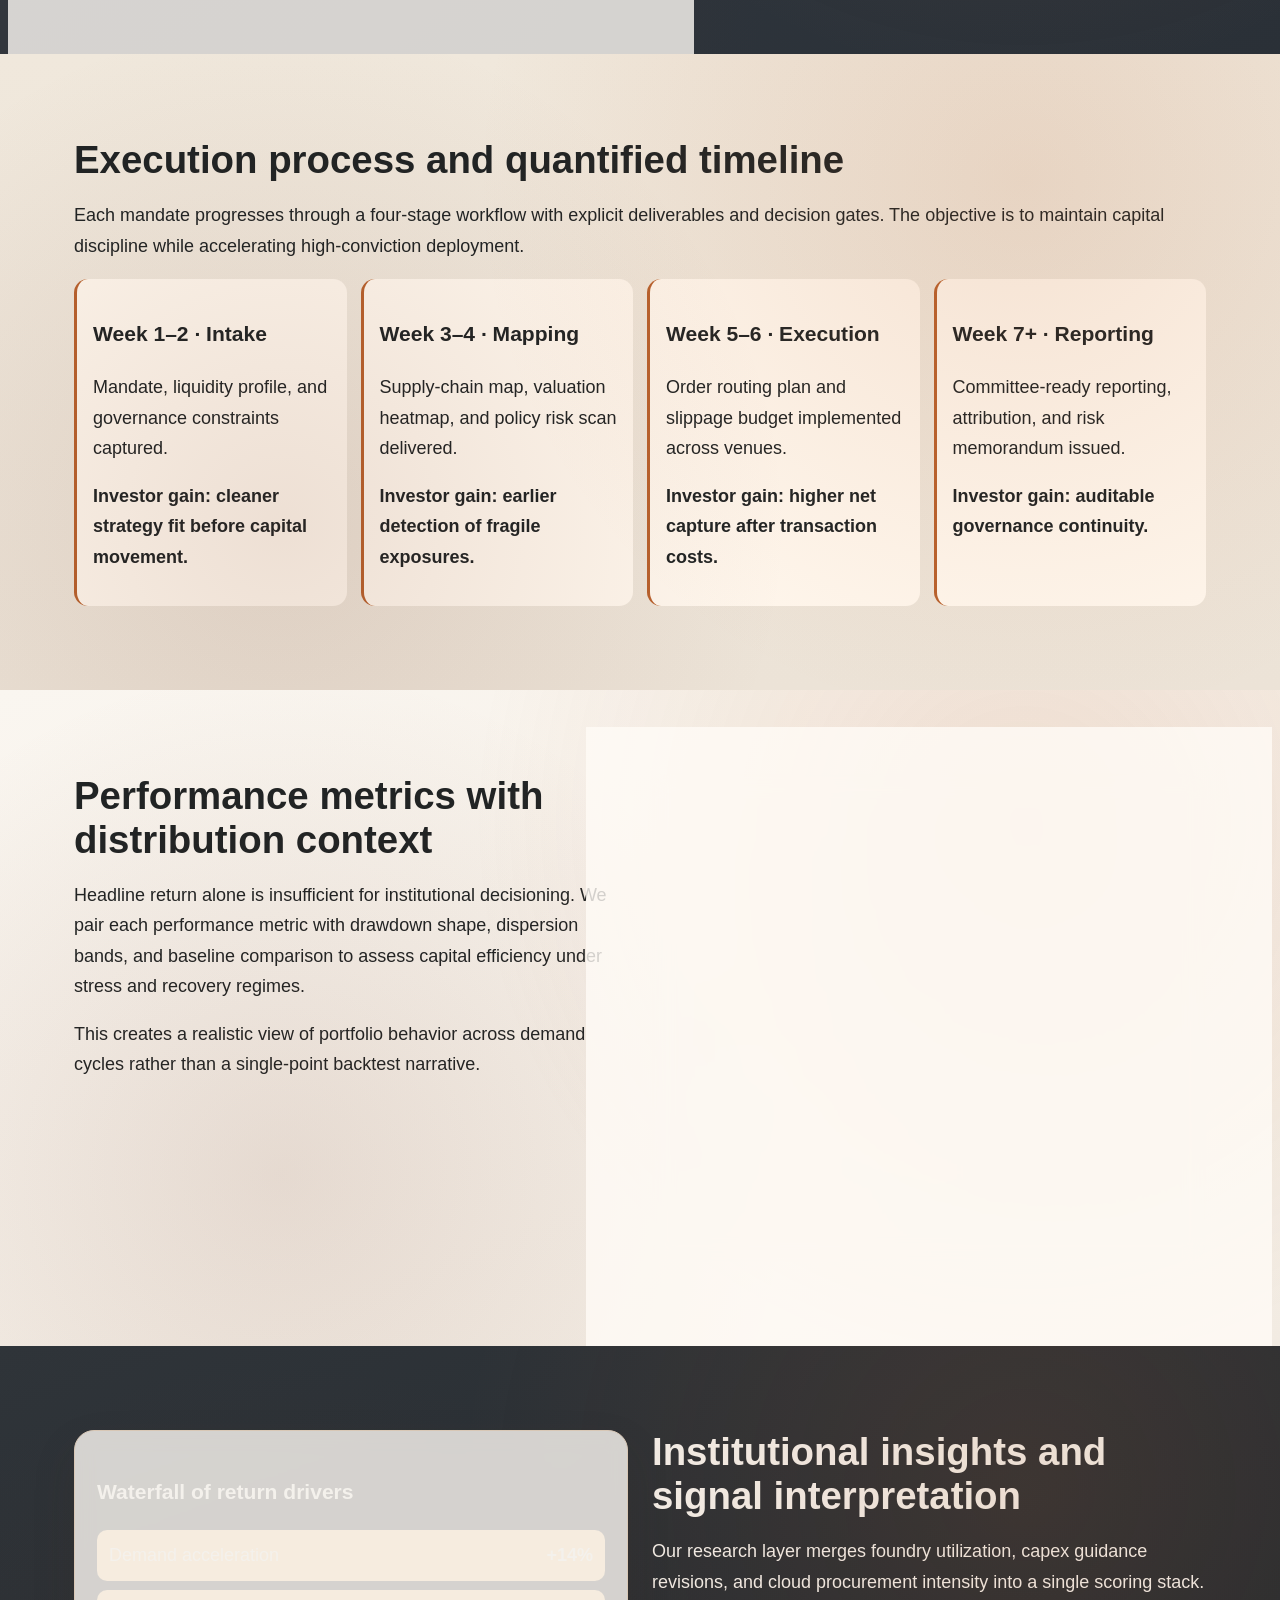
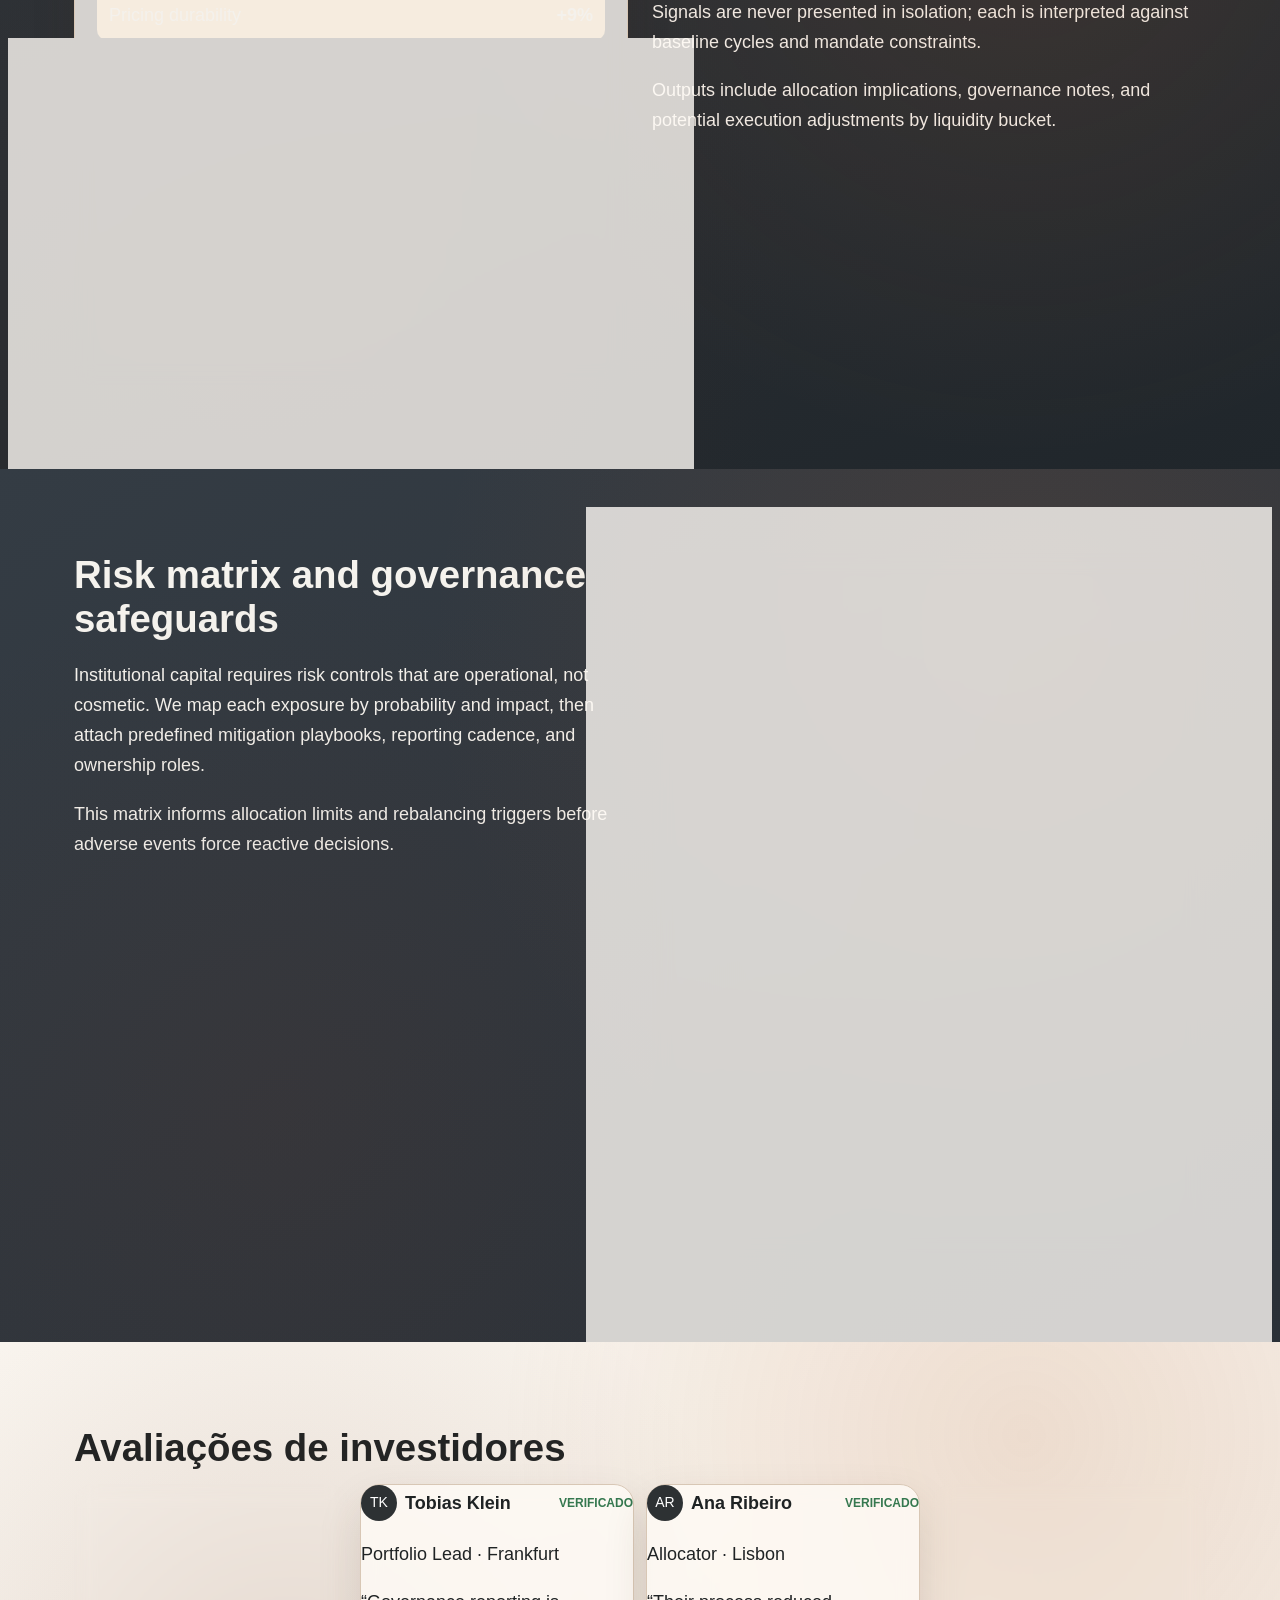
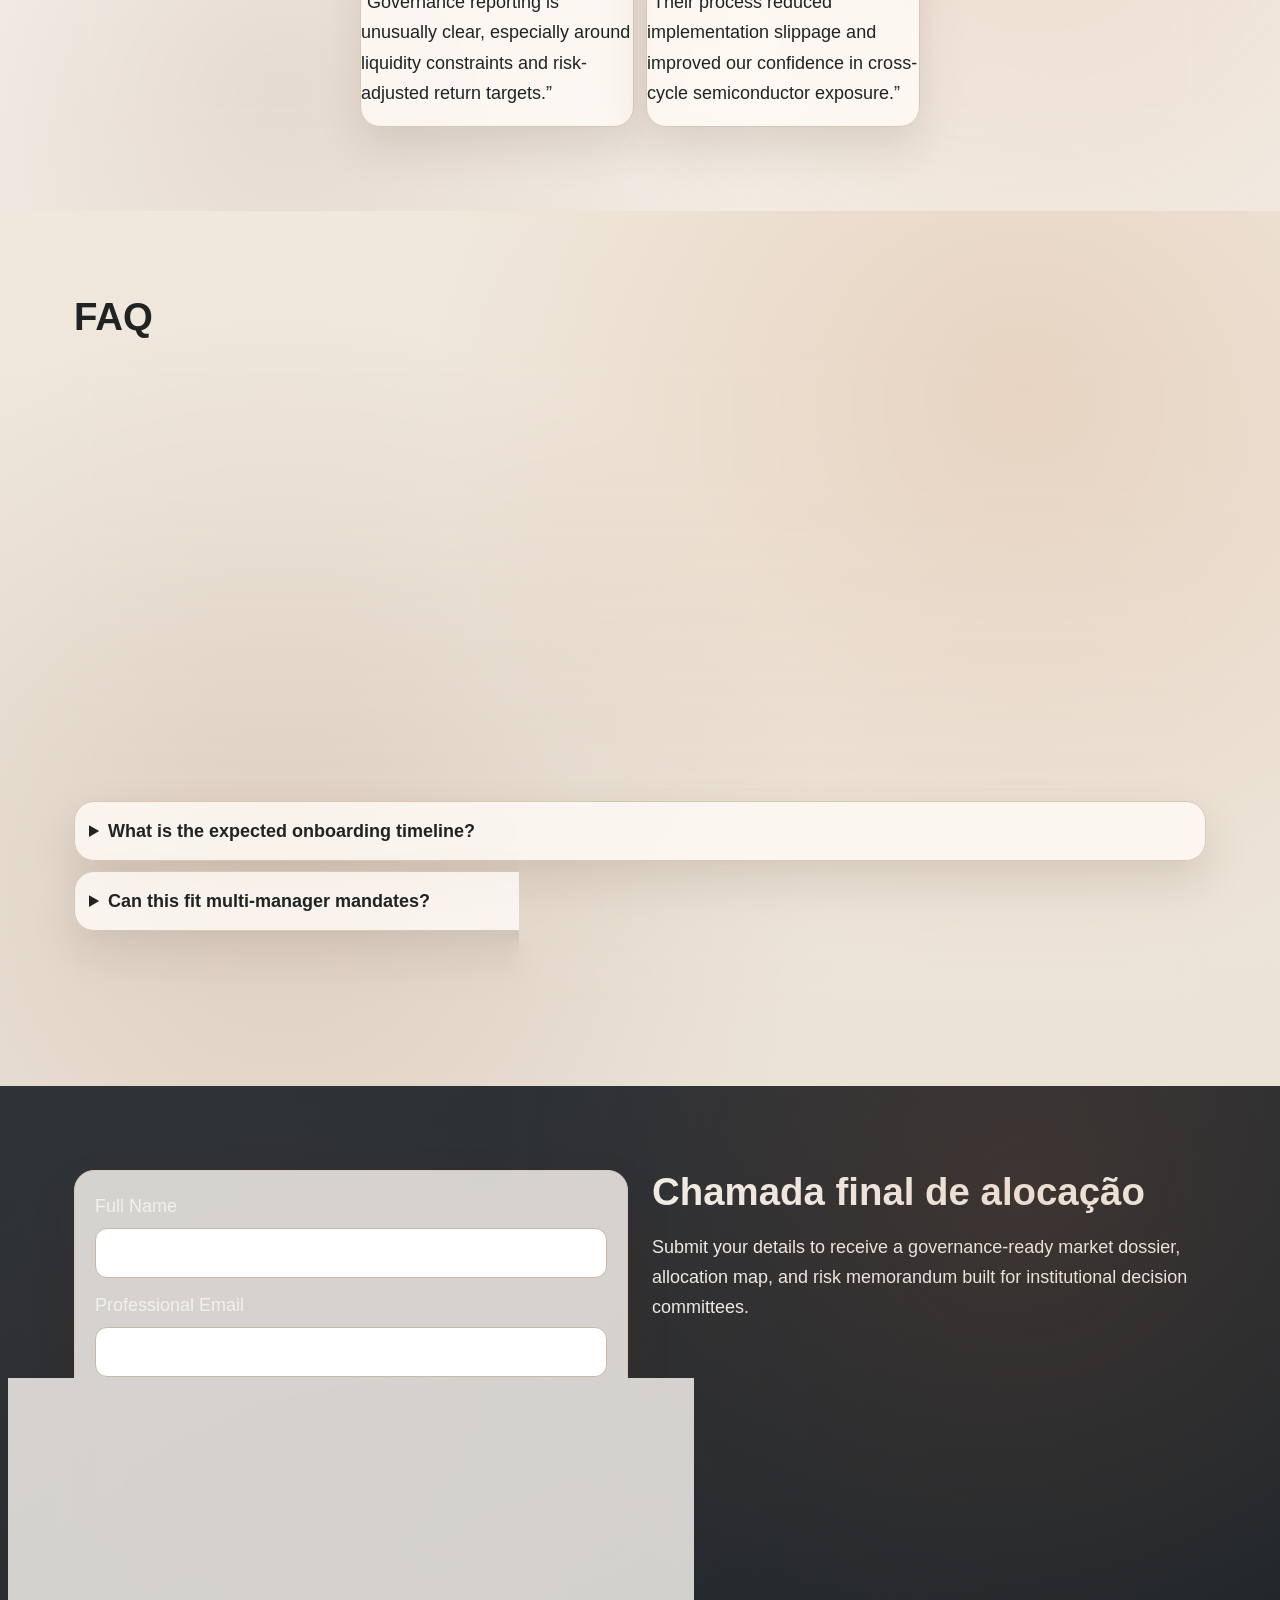
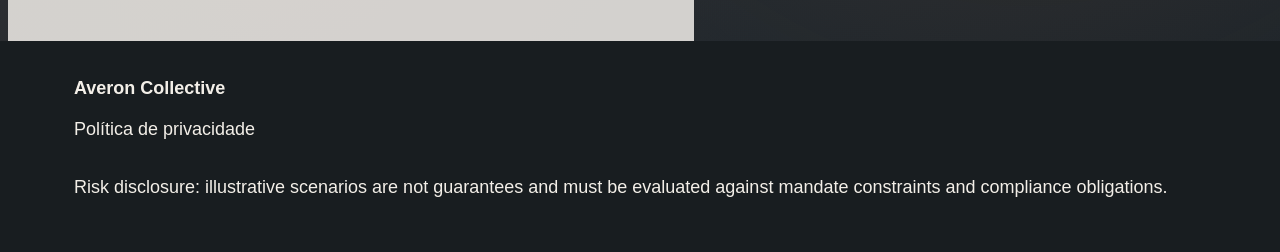
<file: pt/index.html>
<!doctype html>
<html lang="pt">
<head>
  <meta charset="utf-8">
  <meta name="viewport" content="width=device-width, initial-scale=1">
  <title>Averon Collective | Inteligência de Mercados de IA e Semicondutores</title>
  <meta name="description" content="Averon Collective oferece inteligência institucional para infraestrutura de IA e semicondutores com reporting de governança e captação qualificada.">
  <link rel="canonical" href="https://www.averoncollective.com/pt/index.html">
  <link rel="alternate" hreflang="en" href="https://www.averoncollective.com/index.html">
  <link rel="alternate" hreflang="de" href="https://www.averoncollective.com/de/index.html">
  <link rel="alternate" hreflang="fr" href="https://www.averoncollective.com/fr/index.html">
  <link rel="alternate" hreflang="es" href="https://www.averoncollective.com/es/index.html">
  <link rel="alternate" hreflang="it" href="https://www.averoncollective.com/it/index.html">
  <link rel="alternate" hreflang="tr" href="https://www.averoncollective.com/tr/index.html">
  <link rel="alternate" hreflang="pt" href="https://www.averoncollective.com/pt/index.html">
  <link rel="alternate" hreflang="ja" href="https://www.averoncollective.com/jp/index.html">
  <link rel="alternate" hreflang="sk" href="https://www.averoncollective.com/sk/index.html">
  <link rel="alternate" hreflang="be" href="https://www.averoncollective.com/be/index.html">
  <meta property="og:title" content="Averon Collective | Inteligência de Mercados de IA e Semicondutores">
  <meta property="og:description" content="Averon Collective oferece inteligência institucional para infraestrutura de IA e semicondutores com reporting de governança e captação qualificada.">
  <meta property="og:type" content="website">
  <meta property="og:url" content="https://www.averoncollective.com/pt/index.html">
  <meta name="twitter:card" content="summary_large_image">
  <meta name="twitter:title" content="Averon Collective | Inteligência de Mercados de IA e Semicondutores">
  <meta name="twitter:description" content="Averon Collective oferece inteligência institucional para infraestrutura de IA e semicondutores com reporting de governança e captação qualificada.">
  <link rel="stylesheet" href="../assets/style.css">
  <script defer src="../assets/app.js"></script>
</head>
<body>
<header class="site-header">
  <div class="container header-wrap">
    <a class="brand" href="../index.html">Averon Collective</a>
    <nav class="desktop-nav" aria-label="Main navigation">
      <a href="#market">Tese de mercado</a><a href="#model">Modelo operacional</a><a href="#process">Processo</a><a href="#insights">Insights</a><a href="#risk">Risco</a><a href="#faq">FAQ</a>
    </nav>
    <div class="header-actions">
      <div class="lang-dropdown">
        <button class="lang-trigger" aria-expanded="false" aria-haspopup="true">Português</button>
        <div class="lang-menu"><a href="../index.html"><span class="flag">🇬🇧</span>English</a>
<a href="../de/index.html"><span class="flag">🇩🇪</span>Deutsch</a>
<a href="../fr/index.html"><span class="flag">🇫🇷</span>Français</a>
<a href="../es/index.html"><span class="flag">🇪🇸</span>Español</a>
<a href="../it/index.html"><span class="flag">🇮🇹</span>Italiano</a>
<a href="../tr/index.html"><span class="flag">🇹🇷</span>Türkçe</a>
<a href="../pt/index.html"><span class="flag">🇵🇹</span>Português</a>
<a href="../jp/index.html"><span class="flag">🇯🇵</span>日本語</a>
<a href="../sk/index.html"><span class="flag">🇸🇰</span>Slovenčina</a>
<a href="../be/index.html"><span class="flag">🇧🇪</span>Belgium</a></div>
      </div>
      <a class="btn btn-primary" href="#final-cta">Solicitar briefing do investidor</a>
      <button class="burger" aria-label="Open menu" aria-expanded="false">☰</button>
    </div>
  </div>
</header>
<div class="drawer-backdrop"></div>
<aside class="mobile-drawer" aria-hidden="true">
  <button class="drawer-close" aria-label="Close menu">✕</button>
  <nav><a href="#market">Tese de mercado</a><a href="#model">Modelo operacional</a><a href="#process">Processo</a><a href="#insights">Insights</a><a href="#risk">Risco</a><a href="#faq">FAQ</a></nav>
  <div class="lang-dropdown mobile-lang"><button class="lang-trigger" aria-expanded="false">Português</button><div class="lang-menu"><a href="../index.html"><span class="flag">🇬🇧</span>English</a>
<a href="../de/index.html"><span class="flag">🇩🇪</span>Deutsch</a>
<a href="../fr/index.html"><span class="flag">🇫🇷</span>Français</a>
<a href="../es/index.html"><span class="flag">🇪🇸</span>Español</a>
<a href="../it/index.html"><span class="flag">🇮🇹</span>Italiano</a>
<a href="../tr/index.html"><span class="flag">🇹🇷</span>Türkçe</a>
<a href="../pt/index.html"><span class="flag">🇵🇹</span>Português</a>
<a href="../jp/index.html"><span class="flag">🇯🇵</span>日本語</a>
<a href="../sk/index.html"><span class="flag">🇸🇰</span>Slovenčina</a>
<a href="../be/index.html"><span class="flag">🇧🇪</span>Belgium</a></div></div>
  <a class="btn btn-primary" href="#final-cta">Solicitar briefing do investidor</a>
</aside>
<main>
<section class="hero section-tone-a">
  <div class="container hero-grid">
    <div>
      <h1>Mercados de infraestrutura de IA e semicondutores para alocação institucional</h1>
      <p>Averon Collective entrega aos investidores institucionais uma estrutura de pesquisa e execução para exposição a infraestrutura de IA e semicondutores. Traduzimos a complexidade da cadeia de suprimentos em decisões aderentes ao mandato com controles de governança, liquidez e retorno ajustado ao risco.</p>
      <article class="target-card glass">
        <h2>Target corridor</h2>
        <p class="big">8%–15% monthly | 80%–200% annual reference</p>
        <p>Corridor logic is scenario-based, not guaranteed. It aligns execution cadence, liquidity windows, and governance checkpoints so allocation sizing remains disciplined under market volatility.</p>
      </article>
    </div>
    <div>
      <form class="lead-form">
        <label>Full Name<input type="text" required></label>
        <label>Professional Email<input type="email" required></label>
        <label>Phone Number<input type="tel" required></label>
        <button type="submit" class="btn btn-primary">Solicitar briefing do investidor</button>
      </form>
      <div class="calc-card" data-calculator>
        <h3>Projection Calculator (USD)</h3>
        <div class="amount-segment"><button data-amount="10000">$10,000</button><button class="active" data-amount="50000">$50,000</button><button data-amount="150000">$150,000</button></div>
        <div class="month-row"><span>3–24 months</span><input type="range" min="3" max="24" value="12" data-months><span class="pill" data-month-label>12 months</span></div>
        <div class="result-grid">
          <article><small>Low scenario</small><strong data-low>$0</strong><span>Illustrative projection</span></article>
          <article><small>Base scenario</small><strong data-base>$0</strong><span>Illustrative projection</span></article>
          <article><small>High scenario</small><strong data-high>$0</strong><span>Illustrative projection</span></article>
        </div>
      </div>
    </div>
  </div>
</section>
<section class="kpi-strip section-tone-b"><div class="container kpi-grid"><article><small>Primary allocation efficiency</small><h2>27.4%</h2><p>versus 16.2% baseline mandate</p><p>Interpretation: disciplined rebalancing lifts capital efficiency while preserving governance controls.</p><p class="gain">Investor gain: stronger return density per unit of risk budget.</p></article><article><small>Execution slippage control</small><h2>0.9%</h2><p>vs 2.8% peer average</p><p>Interpretation: venue and timing filters tighten implementation quality across liquidity regimes.</p><p class="gain">Investor gain: reduced hidden cost leakage.</p></article><article><small>Reporting latency</small><h2>T+1</h2><p>vs T+5 market norm</p><p>Interpretation: faster governance reporting supports committee confidence and mandate continuity.</p><p class="gain">Investor gain: higher oversight precision.</p></article></div></section>
<section id="market" class="section section-tone-c"><div class="container split"><div><h2>Why AI infrastructure and semiconductor markets now</h2><p>Demand for accelerated compute, memory bandwidth, and advanced packaging has shifted from cyclical procurement to structural capacity race. The market is no longer a pure growth story; it is an execution discipline where allocation quality depends on supply visibility, policy awareness, and pricing power durability.</p><p>Our framework compares each sub-segment against a baseline capital cycle and maps where governance-compatible upside exists.</p></div><div class="viz-card"><h3>Capital cycle spread by segment</h3><div class="stack-bar"><span style="--w:34%">Compute 34%</span><span style="--w:27%">Packaging 27%</span><span style="--w:21%">Memory 21%</span><span style="--w:18%">Power 18%</span></div><p>Benchmark: broad tech index concentration at 22% in top segment.</p><p>Investor gain: diversified exposure lowers concentration shock while preserving thematic upside.</p></div></div></section>
<section id="model" class="section section-tone-d"><div class="container split reverse"><div><h2>Institutional allocation model</h2><p>We structure exposure across core infrastructure, cyclical accelerators, and tactical dislocations. Each sleeve has predefined liquidity thresholds, governance rules, and stop conditions. This prevents narrative drift and protects mandate fit when volatility rises.</p><p>The model integrates compliance flags, execution windows, and quarterly reporting packs for investment committees.</p></div><div class="viz-card"><h3>Dual comparison: Averon vs baseline</h3><div class="dual-bars"><div><label>Risk-adjusted return</label><div><i style="--w:79%"></i><b style="--w:61%"></b></div></div><div><label>Liquidity coverage</label><div><i style="--w:86%"></i><b style="--w:58%"></b></div></div><div><label>Governance readiness</label><div><i style="--w:91%"></i><b style="--w:64%"></b></div></div></div><p>Legend: accent = Averon model, muted = baseline allocation process.</p><p>Investor gain: improved mandate resilience with transparent implementation rules.</p></div></div></section>
<section id="process" class="section section-tone-e"><div class="container"><h2>Execution process and quantified timeline</h2><p>Each mandate progresses through a four-stage workflow with explicit deliverables and decision gates. The objective is to maintain capital discipline while accelerating high-conviction deployment.</p><div class="timeline"><article><h3>Week 1–2 · Intake</h3><p>Mandate, liquidity profile, and governance constraints captured.</p><p class="gain">Investor gain: cleaner strategy fit before capital movement.</p></article><article><h3>Week 3–4 · Mapping</h3><p>Supply-chain map, valuation heatmap, and policy risk scan delivered.</p><p class="gain">Investor gain: earlier detection of fragile exposures.</p></article><article><h3>Week 5–6 · Execution</h3><p>Order routing plan and slippage budget implemented across venues.</p><p class="gain">Investor gain: higher net capture after transaction costs.</p></article><article><h3>Week 7+ · Reporting</h3><p>Committee-ready reporting, attribution, and risk memorandum issued.</p><p class="gain">Investor gain: auditable governance continuity.</p></article></div></div></section>
<section class="section section-tone-c"><div class="container split"><div><h2>Performance metrics with distribution context</h2><p>Headline return alone is insufficient for institutional decisioning. We pair each performance metric with drawdown shape, dispersion bands, and baseline comparison to assess capital efficiency under stress and recovery regimes.</p><p>This creates a realistic view of portfolio behavior across demand cycles rather than a single-point backtest narrative.</p></div><div class="viz-card"><h3>Vertical distribution by scenario</h3><div class="v-bars"><div><span>Defensive</span><i style="--h:46%"></i><em>46%</em></div><div><span>Base</span><i style="--h:68%"></i><em>68%</em></div><div><span>Upside</span><i style="--h:83%"></i><em>83%</em></div></div><p>Threshold marker: 52% required for target risk budget.</p><p>Investor gain: clearer expectation setting before committee approval.</p></div></div></section>
<section id="insights" class="section section-tone-b"><div class="container split reverse"><div><h2>Institutional insights and signal interpretation</h2><p>Our research layer merges foundry utilization, capex guidance revisions, and cloud procurement intensity into a single scoring stack. Signals are never presented in isolation; each is interpreted against baseline cycles and mandate constraints.</p><p>Outputs include allocation implications, governance notes, and potential execution adjustments by liquidity bucket.</p></div><div class="viz-card"><h3>Waterfall of return drivers</h3><ul class="waterfall"><li><span>Demand acceleration</span><b>+14%</b></li><li><span>Pricing durability</span><b>+9%</b></li><li><span>Policy friction</span><b>-4%</b></li><li><span>FX impact</span><b>-2%</b></li><li><span>Execution alpha</span><b>+6%</b></li></ul><p>Baseline comparison: static thematic basket at +11% net.</p><p>Investor gain: transparent attribution supports governance confidence.</p></div></div></section>
<section id="risk" class="section section-tone-d"><div class="container split"><div><h2>Risk matrix and governance safeguards</h2><p>Institutional capital requires risk controls that are operational, not cosmetic. We map each exposure by probability and impact, then attach predefined mitigation playbooks, reporting cadence, and ownership roles.</p><p>This matrix informs allocation limits and rebalancing triggers before adverse events force reactive decisions.</p></div><div class="viz-card"><h3>2x2 risk matrix</h3><div class="risk-matrix"><div><strong>Low impact / Low probability</strong><p>Minor logistics delay · monitor monthly</p></div><div><strong>High impact / Low probability</strong><p>Export restriction shock · hedge overlays</p></div><div><strong>Low impact / High probability</strong><p>Quarterly inventory swings · dynamic sizing</p></div><div><strong>High impact / High probability</strong><p>Capacity bottleneck + policy change · hard risk cap</p></div></div><p>Benchmark: unmanaged thematic basket has no pre-defined quadrant actions.</p><p>Investor gain: reduced governance drift and faster decision readiness.</p></div></div></section>
<section class="section section-tone-c"><div class="container"><h2>Avaliações de investidores</h2><div class="reviews-grid"><article><div class="review-head"><span class="avatar">ML</span><strong>Maria Laurent</strong><em>VERIFICADO</em></div><p class="meta">CIO · Paris</p><p>“Averon translated complex semiconductor execution risk into an allocation policy our committee could approve in one cycle.”</p></article><article><div class="review-head"><span class="avatar">TK</span><strong>Tobias Klein</strong><em>VERIFICADO</em></div><p class="meta">Portfolio Lead · Frankfurt</p><p>“Governance reporting is unusually clear, especially around liquidity constraints and risk-adjusted return targets.”</p></article><article><div class="review-head"><span class="avatar">AR</span><strong>Ana Ribeiro</strong><em>VERIFICADO</em></div><p class="meta">Allocator · Lisbon</p><p>“Their process reduced implementation slippage and improved our confidence in cross-cycle semiconductor exposure.”</p></article><article><div class="review-head"><span class="avatar">DK</span><strong>David Král</strong><em>VERIFICADO</em></div><p class="meta">Investment Director · Bratislava</p><p>“The scenario corridor and risk matrix gave us a practical decision framework rather than generic thematic marketing.”</p></article></div></div></section>
<section id="faq" class="section section-tone-e"><div class="container"><h2>FAQ</h2><div class="faq-list"><details open><summary>How is allocation governance documented?</summary><p>Each mandate includes explicit controls, benchmark references, and investor implications so decisions remain auditable and execution-ready.</p></details><details ><summary>What liquidity profile is required?</summary><p>Each mandate includes explicit controls, benchmark references, and investor implications so decisions remain auditable and execution-ready.</p></details><details ><summary>How often do you rebalance exposures?</summary><p>Each mandate includes explicit controls, benchmark references, and investor implications so decisions remain auditable and execution-ready.</p></details><details ><summary>Do you provide committee-ready reporting?</summary><p>Each mandate includes explicit controls, benchmark references, and investor implications so decisions remain auditable and execution-ready.</p></details><details ><summary>How is downside risk controlled?</summary><p>Each mandate includes explicit controls, benchmark references, and investor implications so decisions remain auditable and execution-ready.</p></details><details ><summary>What is the expected onboarding timeline?</summary><p>Each mandate includes explicit controls, benchmark references, and investor implications so decisions remain auditable and execution-ready.</p></details><details ><summary>Can this fit multi-manager mandates?</summary><p>Each mandate includes explicit controls, benchmark references, and investor implications so decisions remain auditable and execution-ready.</p></details><details ><summary>How do you manage policy and compliance risk?</summary><p>Each mandate includes explicit controls, benchmark references, and investor implications so decisions remain auditable and execution-ready.</p></details></div></div></section>
<section id="final-cta" class="section section-tone-b"><div class="container split reverse"><div><h2>Chamada final de alocação</h2><p>Submit your details to receive a governance-ready market dossier, allocation map, and risk memorandum built for institutional decision committees.</p></div><form class="lead-form">
<label>Full Name<input type="text" required></label>
<label>Professional Email<input type="email" required></label>
<label>Phone Number<input type="tel" required></label>
<button type="submit" class="btn btn-primary">Solicitar briefing do investidor</button>
</form></div></section>
</main>
<footer class="site-footer"><div class="container"><strong>Averon Collective</strong><a href="#" data-open-privacy>Política de privacidade</a><p>Risk disclosure: illustrative scenarios are not guarantees and must be evaluated against mandate constraints and compliance obligations.</p></div></footer>
<div class="modal" id="privacy-modal" aria-hidden="true"><div class="modal-panel"><button class="modal-x" aria-label="Close">✕</button><h2>Política de privacidade</h2><div class="modal-body"><h3>Introduction</h3><p>We process professional contact data for institutional communication and onboarding workflows.</p><h3>Data collection</h3><p>Name, professional email, phone number, and interaction metadata are collected through forms.</p><h3>Legal basis</h3><p>Processing is based on legitimate interest, contractual necessity, and applicable regulatory obligations.</p><h3>Cookies</h3><p>Essential cookies support site operation; analytics cookies are used only where lawful.</p><h3>Retention</h3><p>Records are retained according to governance and compliance requirements, then securely deleted.</p><h3>Third-party sharing</h3><p>We share data with vetted service providers under contractual safeguards.</p><h3>Security</h3><p>Access controls, encryption standards, and monitoring are applied to protect data integrity.</p><h3>User rights</h3><p>Data subjects may request access, correction, deletion, portability, and objection rights.</p><h3>International transfers</h3><p>Cross-border transfers use legal mechanisms such as standard contractual clauses.</p><h3>Industry risk disclosure</h3><p>AI infrastructure and semiconductor markets are volatile; decisions should consider liquidity, policy, and valuation risk.</p><h3>Contact</h3><p>privacy@averoncollective.com</p></div><div class="modal-foot"><button class="btn" data-close-privacy>Close</button></div></div></div>
<script type="application/ld+json">{"@context":"https://schema.org","@graph":[{"@type":"Organization","name":"Averon Collective","url":"https://www.averoncollective.com"},{"@type":"WebSite","name":"Averon Collective","url":"https://www.averoncollective.com"},{"@type":"FAQPage","mainEntity":[{"@type":"Question","name":"How is allocation governance documented?","acceptedAnswer":{"@type":"Answer","text":"Through committee-ready reporting, risk controls, and benchmark references."}]},{"@type":"Review","reviewBody":"Institutional-grade process and governance reporting.","author":{"@type":"Person","name":"Maria Laurent"},"reviewRating":{"@type":"Rating","ratingValue":"5","bestRating":"5"}}]}</script>
</body></html>
</file>
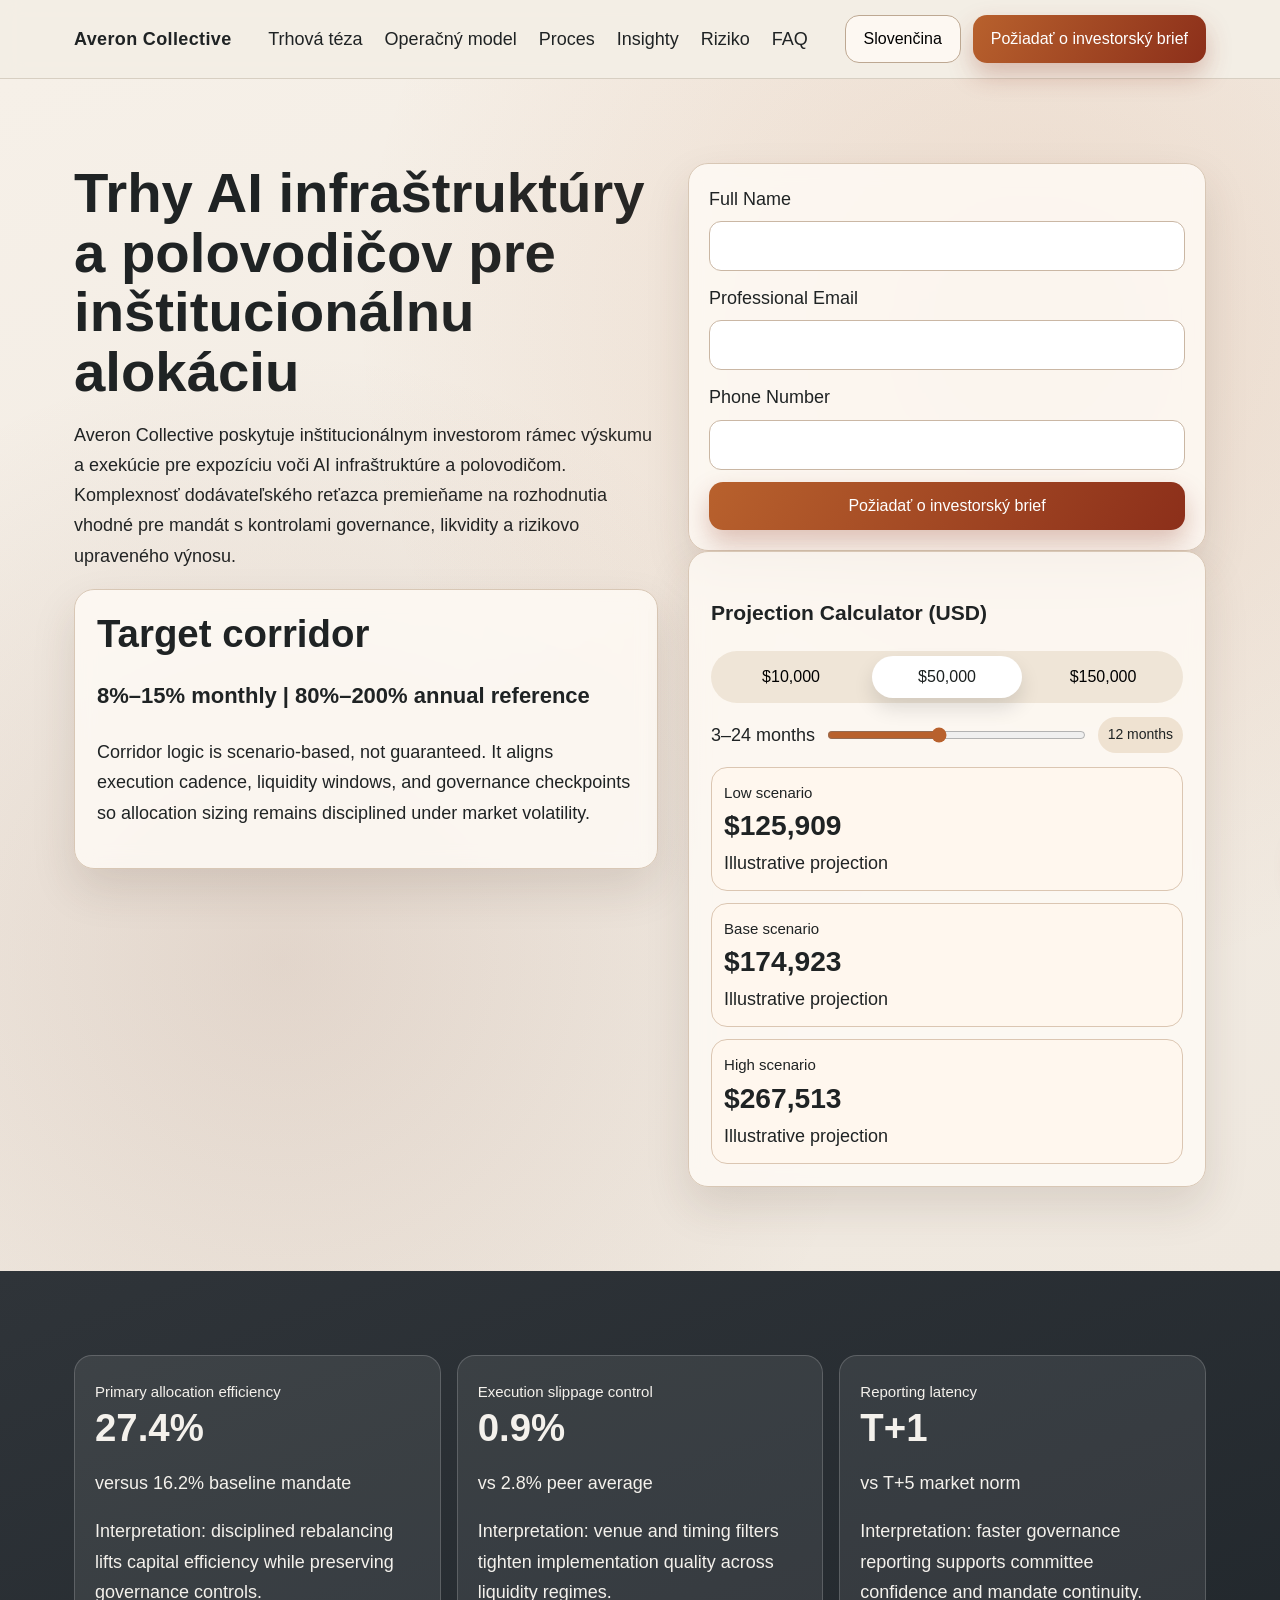
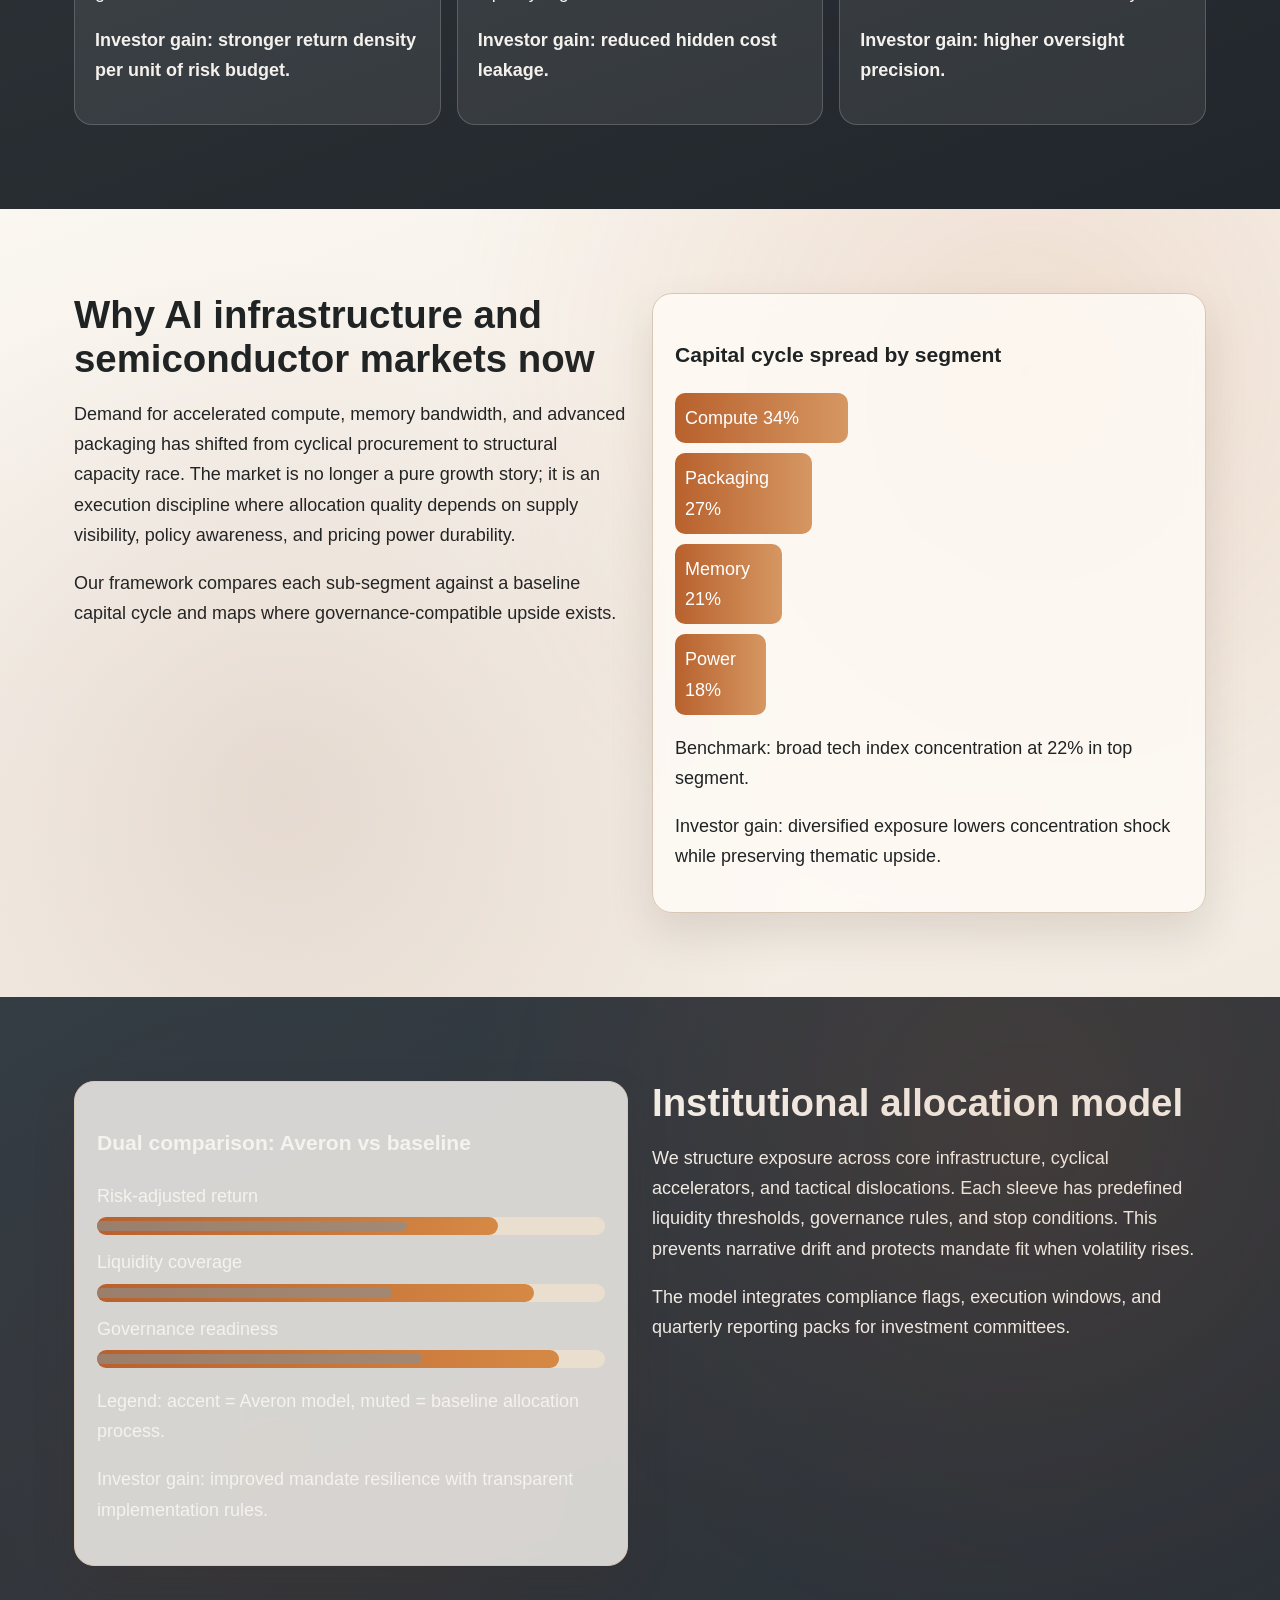
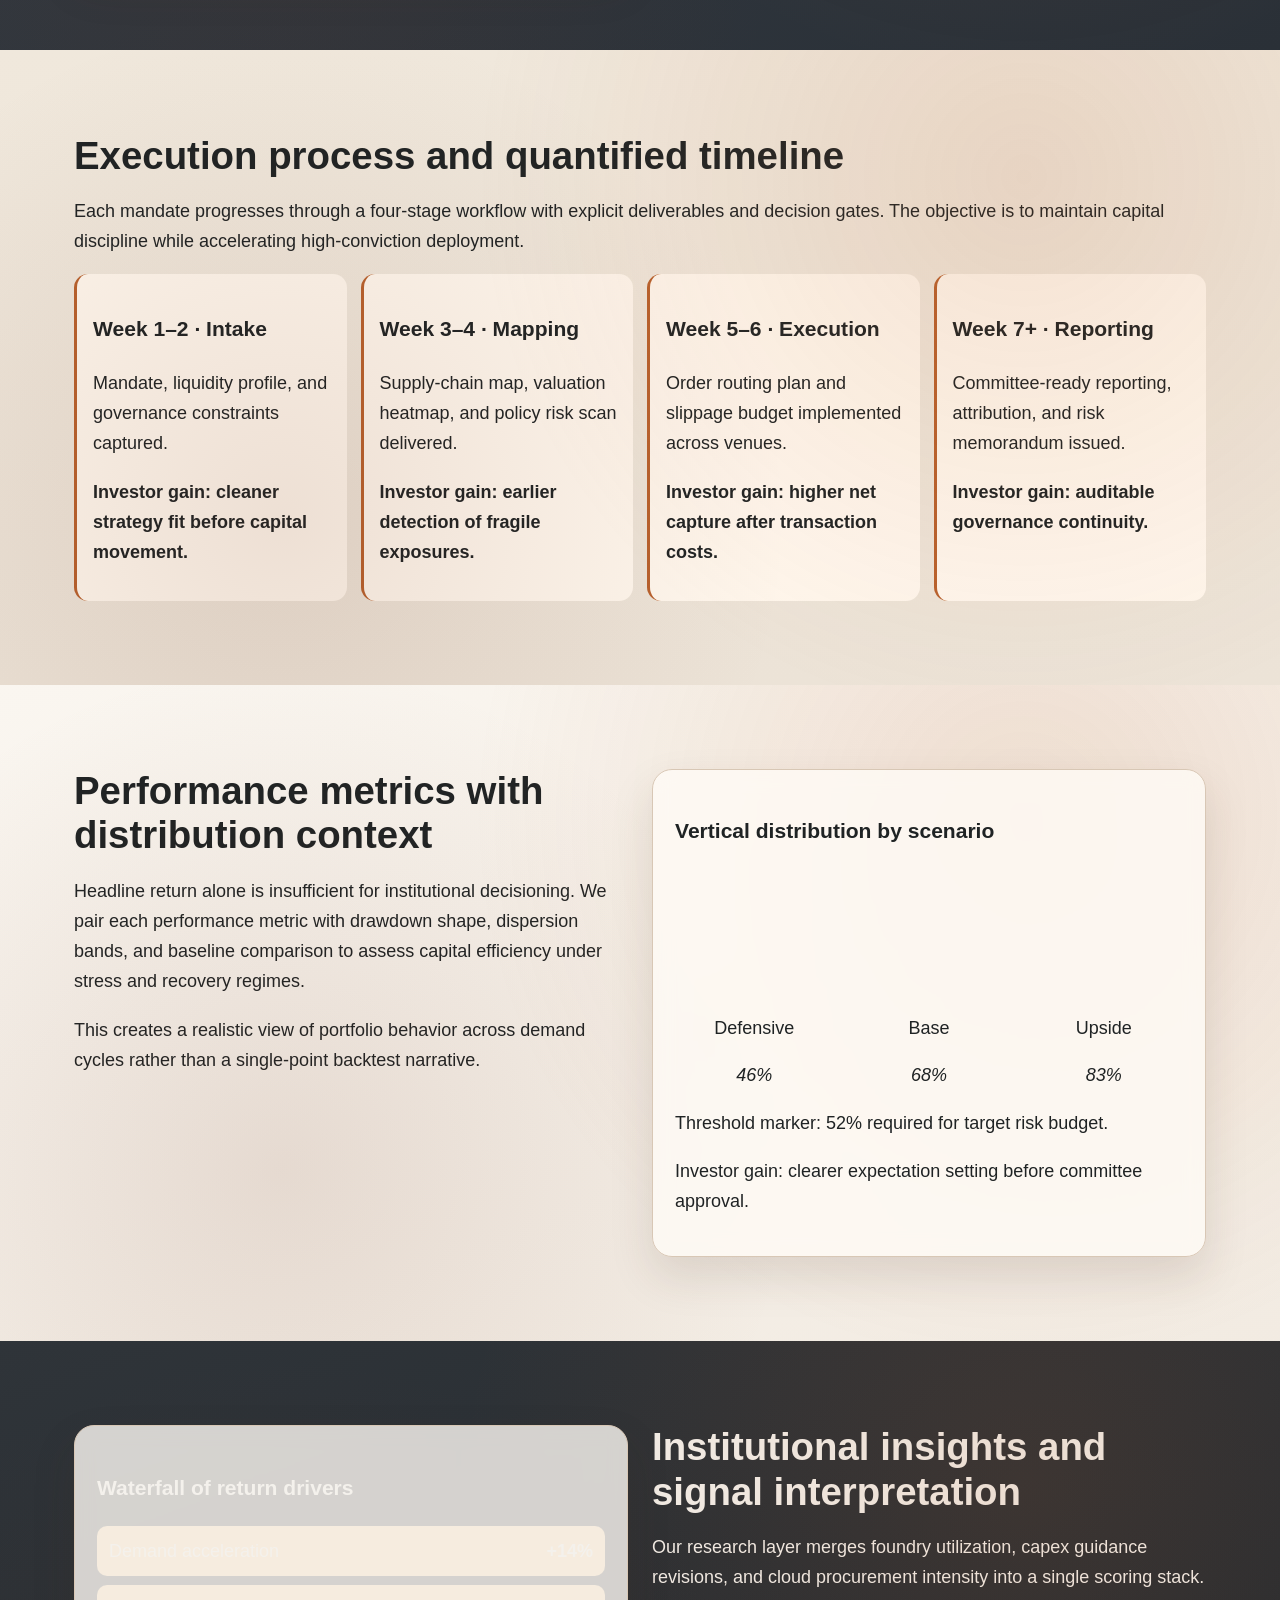
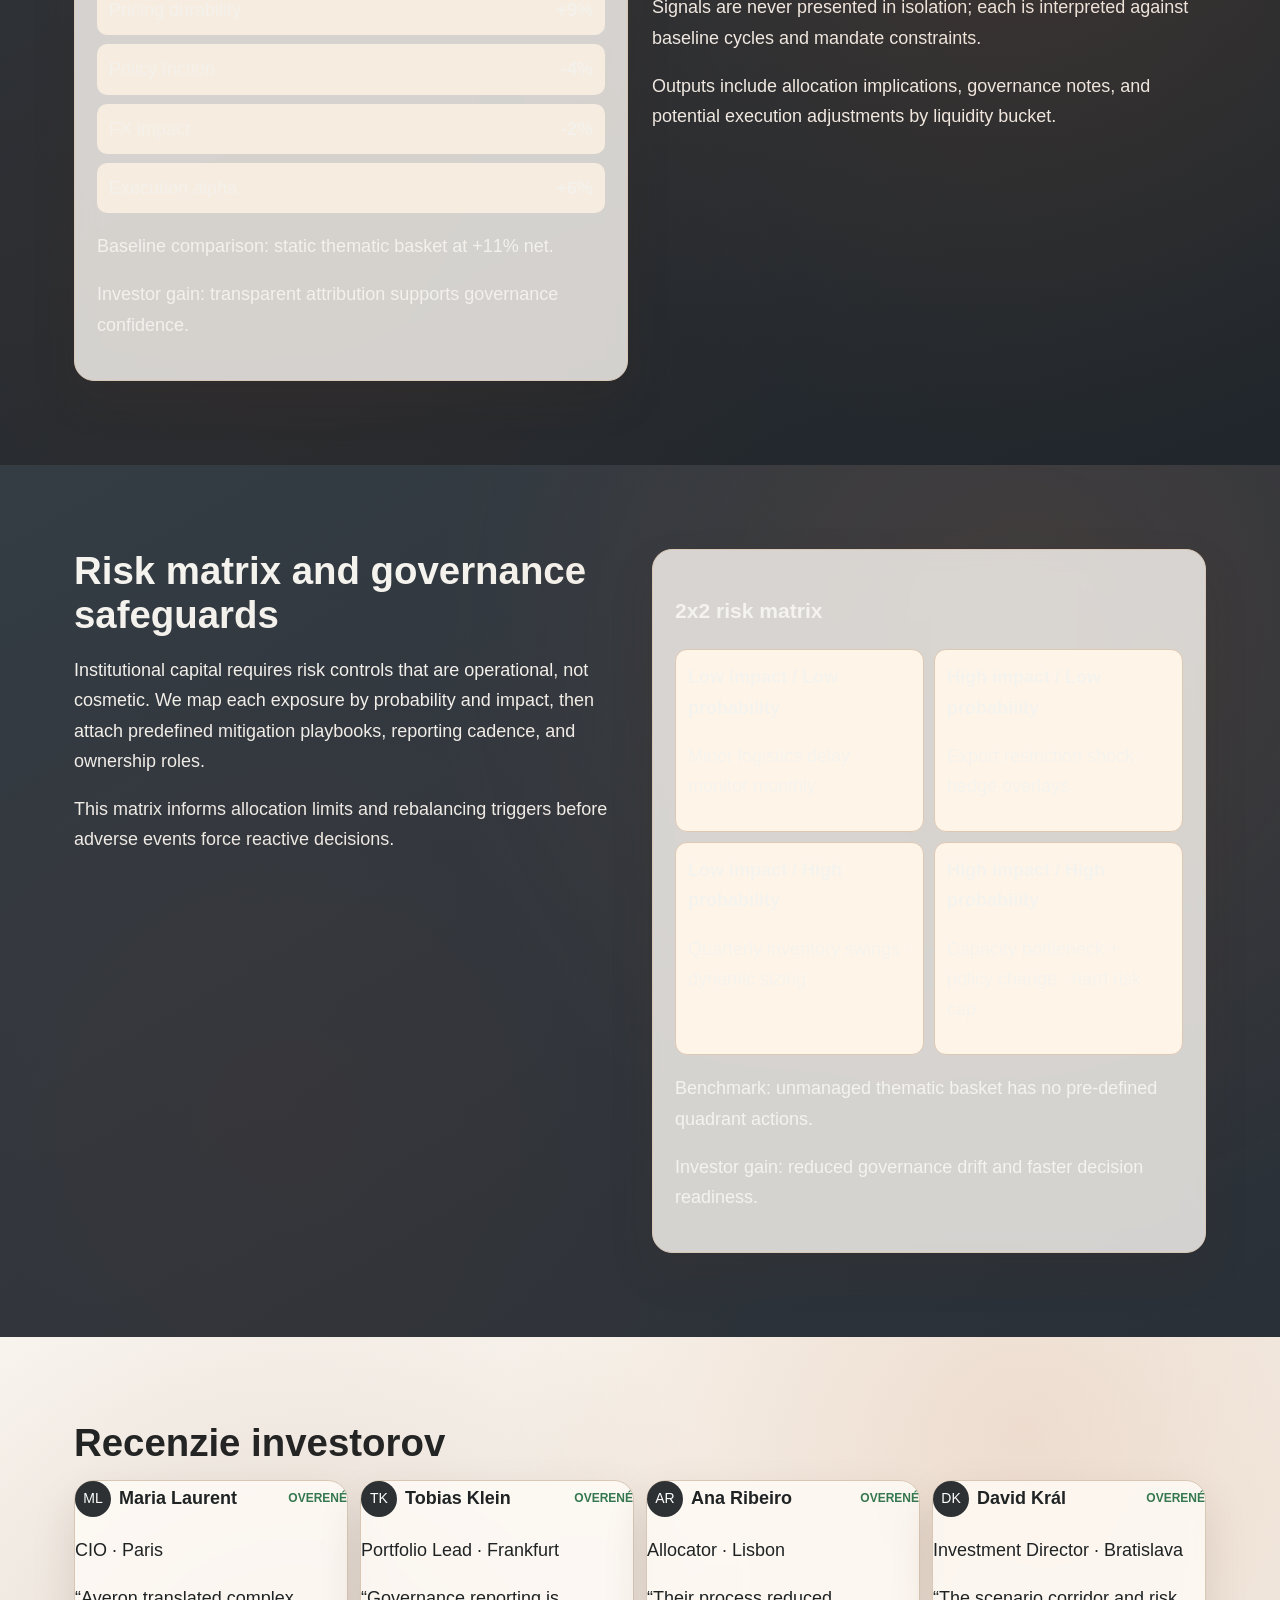
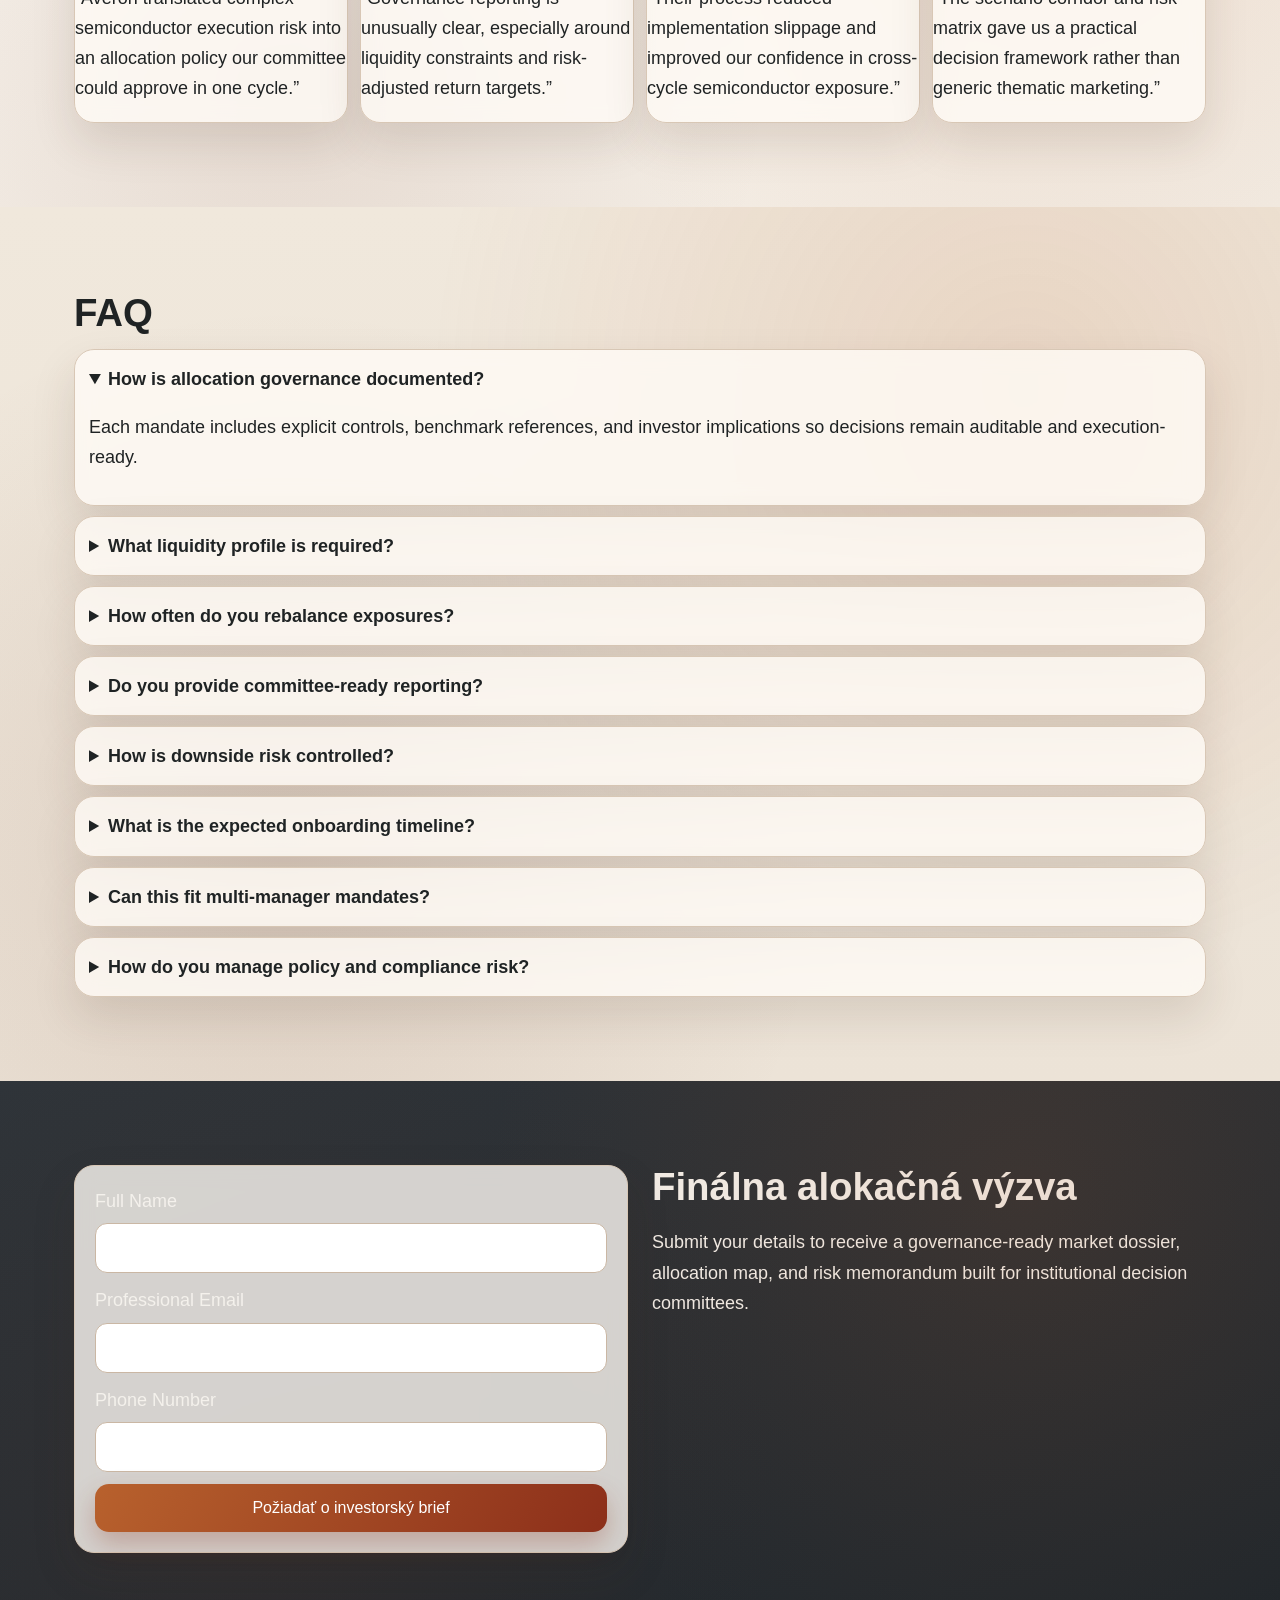
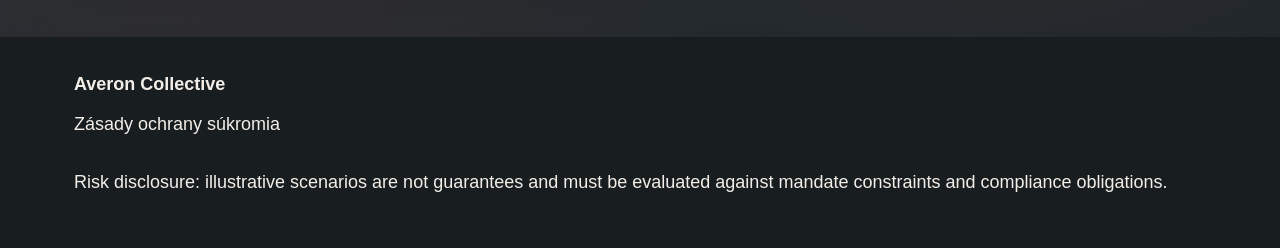
<file: sk/index.html>
<!doctype html>
<html lang="sk">
<head>
  <meta charset="utf-8">
  <meta name="viewport" content="width=device-width, initial-scale=1">
  <title>Averon Collective | Inteligencia trhov AI infraštruktúry a polovodičov</title>
  <meta name="description" content="Averon Collective poskytuje inštitucionálne poznatky o AI infraštruktúre a polovodičoch s reportingom governance a konverziou kvalifikovaných leadov.">
  <link rel="canonical" href="https://www.averoncollective.com/sk/index.html">
  <link rel="alternate" hreflang="en" href="https://www.averoncollective.com/index.html">
  <link rel="alternate" hreflang="de" href="https://www.averoncollective.com/de/index.html">
  <link rel="alternate" hreflang="fr" href="https://www.averoncollective.com/fr/index.html">
  <link rel="alternate" hreflang="es" href="https://www.averoncollective.com/es/index.html">
  <link rel="alternate" hreflang="it" href="https://www.averoncollective.com/it/index.html">
  <link rel="alternate" hreflang="tr" href="https://www.averoncollective.com/tr/index.html">
  <link rel="alternate" hreflang="pt" href="https://www.averoncollective.com/pt/index.html">
  <link rel="alternate" hreflang="ja" href="https://www.averoncollective.com/jp/index.html">
  <link rel="alternate" hreflang="sk" href="https://www.averoncollective.com/sk/index.html">
  <link rel="alternate" hreflang="be" href="https://www.averoncollective.com/be/index.html">
  <meta property="og:title" content="Averon Collective | Inteligencia trhov AI infraštruktúry a polovodičov">
  <meta property="og:description" content="Averon Collective poskytuje inštitucionálne poznatky o AI infraštruktúre a polovodičoch s reportingom governance a konverziou kvalifikovaných leadov.">
  <meta property="og:type" content="website">
  <meta property="og:url" content="https://www.averoncollective.com/sk/index.html">
  <meta name="twitter:card" content="summary_large_image">
  <meta name="twitter:title" content="Averon Collective | Inteligencia trhov AI infraštruktúry a polovodičov">
  <meta name="twitter:description" content="Averon Collective poskytuje inštitucionálne poznatky o AI infraštruktúre a polovodičoch s reportingom governance a konverziou kvalifikovaných leadov.">
  <link rel="stylesheet" href="../assets/style.css">
  <script defer src="../assets/app.js"></script>
</head>
<body>
<header class="site-header">
  <div class="container header-wrap">
    <a class="brand" href="../index.html">Averon Collective</a>
    <nav class="desktop-nav" aria-label="Main navigation">
      <a href="#market">Trhová téza</a><a href="#model">Operačný model</a><a href="#process">Proces</a><a href="#insights">Insighty</a><a href="#risk">Riziko</a><a href="#faq">FAQ</a>
    </nav>
    <div class="header-actions">
      <div class="lang-dropdown">
        <button class="lang-trigger" aria-expanded="false" aria-haspopup="true">Slovenčina</button>
        <div class="lang-menu"><a href="../index.html"><span class="flag">🇬🇧</span>English</a>
<a href="../de/index.html"><span class="flag">🇩🇪</span>Deutsch</a>
<a href="../fr/index.html"><span class="flag">🇫🇷</span>Français</a>
<a href="../es/index.html"><span class="flag">🇪🇸</span>Español</a>
<a href="../it/index.html"><span class="flag">🇮🇹</span>Italiano</a>
<a href="../tr/index.html"><span class="flag">🇹🇷</span>Türkçe</a>
<a href="../pt/index.html"><span class="flag">🇵🇹</span>Português</a>
<a href="../jp/index.html"><span class="flag">🇯🇵</span>日本語</a>
<a href="../sk/index.html"><span class="flag">🇸🇰</span>Slovenčina</a>
<a href="../be/index.html"><span class="flag">🇧🇪</span>Belgium</a></div>
      </div>
      <a class="btn btn-primary" href="#final-cta">Požiadať o investorský brief</a>
      <button class="burger" aria-label="Open menu" aria-expanded="false">☰</button>
    </div>
  </div>
</header>
<div class="drawer-backdrop"></div>
<aside class="mobile-drawer" aria-hidden="true">
  <button class="drawer-close" aria-label="Close menu">✕</button>
  <nav><a href="#market">Trhová téza</a><a href="#model">Operačný model</a><a href="#process">Proces</a><a href="#insights">Insighty</a><a href="#risk">Riziko</a><a href="#faq">FAQ</a></nav>
  <div class="lang-dropdown mobile-lang"><button class="lang-trigger" aria-expanded="false">Slovenčina</button><div class="lang-menu"><a href="../index.html"><span class="flag">🇬🇧</span>English</a>
<a href="../de/index.html"><span class="flag">🇩🇪</span>Deutsch</a>
<a href="../fr/index.html"><span class="flag">🇫🇷</span>Français</a>
<a href="../es/index.html"><span class="flag">🇪🇸</span>Español</a>
<a href="../it/index.html"><span class="flag">🇮🇹</span>Italiano</a>
<a href="../tr/index.html"><span class="flag">🇹🇷</span>Türkçe</a>
<a href="../pt/index.html"><span class="flag">🇵🇹</span>Português</a>
<a href="../jp/index.html"><span class="flag">🇯🇵</span>日本語</a>
<a href="../sk/index.html"><span class="flag">🇸🇰</span>Slovenčina</a>
<a href="../be/index.html"><span class="flag">🇧🇪</span>Belgium</a></div></div>
  <a class="btn btn-primary" href="#final-cta">Požiadať o investorský brief</a>
</aside>
<main>
<section class="hero section-tone-a">
  <div class="container hero-grid">
    <div>
      <h1>Trhy AI infraštruktúry a polovodičov pre inštitucionálnu alokáciu</h1>
      <p>Averon Collective poskytuje inštitucionálnym investorom rámec výskumu a exekúcie pre expozíciu voči AI infraštruktúre a polovodičom. Komplexnosť dodávateľského reťazca premieňame na rozhodnutia vhodné pre mandát s kontrolami governance, likvidity a rizikovo upraveného výnosu.</p>
      <article class="target-card glass">
        <h2>Target corridor</h2>
        <p class="big">8%–15% monthly | 80%–200% annual reference</p>
        <p>Corridor logic is scenario-based, not guaranteed. It aligns execution cadence, liquidity windows, and governance checkpoints so allocation sizing remains disciplined under market volatility.</p>
      </article>
    </div>
    <div>
      <form class="lead-form">
        <label>Full Name<input type="text" required></label>
        <label>Professional Email<input type="email" required></label>
        <label>Phone Number<input type="tel" required></label>
        <button type="submit" class="btn btn-primary">Požiadať o investorský brief</button>
      </form>
      <div class="calc-card" data-calculator>
        <h3>Projection Calculator (USD)</h3>
        <div class="amount-segment"><button data-amount="10000">$10,000</button><button class="active" data-amount="50000">$50,000</button><button data-amount="150000">$150,000</button></div>
        <div class="month-row"><span>3–24 months</span><input type="range" min="3" max="24" value="12" data-months><span class="pill" data-month-label>12 months</span></div>
        <div class="result-grid">
          <article><small>Low scenario</small><strong data-low>$0</strong><span>Illustrative projection</span></article>
          <article><small>Base scenario</small><strong data-base>$0</strong><span>Illustrative projection</span></article>
          <article><small>High scenario</small><strong data-high>$0</strong><span>Illustrative projection</span></article>
        </div>
      </div>
    </div>
  </div>
</section>
<section class="kpi-strip section-tone-b"><div class="container kpi-grid"><article><small>Primary allocation efficiency</small><h2>27.4%</h2><p>versus 16.2% baseline mandate</p><p>Interpretation: disciplined rebalancing lifts capital efficiency while preserving governance controls.</p><p class="gain">Investor gain: stronger return density per unit of risk budget.</p></article><article><small>Execution slippage control</small><h2>0.9%</h2><p>vs 2.8% peer average</p><p>Interpretation: venue and timing filters tighten implementation quality across liquidity regimes.</p><p class="gain">Investor gain: reduced hidden cost leakage.</p></article><article><small>Reporting latency</small><h2>T+1</h2><p>vs T+5 market norm</p><p>Interpretation: faster governance reporting supports committee confidence and mandate continuity.</p><p class="gain">Investor gain: higher oversight precision.</p></article></div></section>
<section id="market" class="section section-tone-c"><div class="container split"><div><h2>Why AI infrastructure and semiconductor markets now</h2><p>Demand for accelerated compute, memory bandwidth, and advanced packaging has shifted from cyclical procurement to structural capacity race. The market is no longer a pure growth story; it is an execution discipline where allocation quality depends on supply visibility, policy awareness, and pricing power durability.</p><p>Our framework compares each sub-segment against a baseline capital cycle and maps where governance-compatible upside exists.</p></div><div class="viz-card"><h3>Capital cycle spread by segment</h3><div class="stack-bar"><span style="--w:34%">Compute 34%</span><span style="--w:27%">Packaging 27%</span><span style="--w:21%">Memory 21%</span><span style="--w:18%">Power 18%</span></div><p>Benchmark: broad tech index concentration at 22% in top segment.</p><p>Investor gain: diversified exposure lowers concentration shock while preserving thematic upside.</p></div></div></section>
<section id="model" class="section section-tone-d"><div class="container split reverse"><div><h2>Institutional allocation model</h2><p>We structure exposure across core infrastructure, cyclical accelerators, and tactical dislocations. Each sleeve has predefined liquidity thresholds, governance rules, and stop conditions. This prevents narrative drift and protects mandate fit when volatility rises.</p><p>The model integrates compliance flags, execution windows, and quarterly reporting packs for investment committees.</p></div><div class="viz-card"><h3>Dual comparison: Averon vs baseline</h3><div class="dual-bars"><div><label>Risk-adjusted return</label><div><i style="--w:79%"></i><b style="--w:61%"></b></div></div><div><label>Liquidity coverage</label><div><i style="--w:86%"></i><b style="--w:58%"></b></div></div><div><label>Governance readiness</label><div><i style="--w:91%"></i><b style="--w:64%"></b></div></div></div><p>Legend: accent = Averon model, muted = baseline allocation process.</p><p>Investor gain: improved mandate resilience with transparent implementation rules.</p></div></div></section>
<section id="process" class="section section-tone-e"><div class="container"><h2>Execution process and quantified timeline</h2><p>Each mandate progresses through a four-stage workflow with explicit deliverables and decision gates. The objective is to maintain capital discipline while accelerating high-conviction deployment.</p><div class="timeline"><article><h3>Week 1–2 · Intake</h3><p>Mandate, liquidity profile, and governance constraints captured.</p><p class="gain">Investor gain: cleaner strategy fit before capital movement.</p></article><article><h3>Week 3–4 · Mapping</h3><p>Supply-chain map, valuation heatmap, and policy risk scan delivered.</p><p class="gain">Investor gain: earlier detection of fragile exposures.</p></article><article><h3>Week 5–6 · Execution</h3><p>Order routing plan and slippage budget implemented across venues.</p><p class="gain">Investor gain: higher net capture after transaction costs.</p></article><article><h3>Week 7+ · Reporting</h3><p>Committee-ready reporting, attribution, and risk memorandum issued.</p><p class="gain">Investor gain: auditable governance continuity.</p></article></div></div></section>
<section class="section section-tone-c"><div class="container split"><div><h2>Performance metrics with distribution context</h2><p>Headline return alone is insufficient for institutional decisioning. We pair each performance metric with drawdown shape, dispersion bands, and baseline comparison to assess capital efficiency under stress and recovery regimes.</p><p>This creates a realistic view of portfolio behavior across demand cycles rather than a single-point backtest narrative.</p></div><div class="viz-card"><h3>Vertical distribution by scenario</h3><div class="v-bars"><div><span>Defensive</span><i style="--h:46%"></i><em>46%</em></div><div><span>Base</span><i style="--h:68%"></i><em>68%</em></div><div><span>Upside</span><i style="--h:83%"></i><em>83%</em></div></div><p>Threshold marker: 52% required for target risk budget.</p><p>Investor gain: clearer expectation setting before committee approval.</p></div></div></section>
<section id="insights" class="section section-tone-b"><div class="container split reverse"><div><h2>Institutional insights and signal interpretation</h2><p>Our research layer merges foundry utilization, capex guidance revisions, and cloud procurement intensity into a single scoring stack. Signals are never presented in isolation; each is interpreted against baseline cycles and mandate constraints.</p><p>Outputs include allocation implications, governance notes, and potential execution adjustments by liquidity bucket.</p></div><div class="viz-card"><h3>Waterfall of return drivers</h3><ul class="waterfall"><li><span>Demand acceleration</span><b>+14%</b></li><li><span>Pricing durability</span><b>+9%</b></li><li><span>Policy friction</span><b>-4%</b></li><li><span>FX impact</span><b>-2%</b></li><li><span>Execution alpha</span><b>+6%</b></li></ul><p>Baseline comparison: static thematic basket at +11% net.</p><p>Investor gain: transparent attribution supports governance confidence.</p></div></div></section>
<section id="risk" class="section section-tone-d"><div class="container split"><div><h2>Risk matrix and governance safeguards</h2><p>Institutional capital requires risk controls that are operational, not cosmetic. We map each exposure by probability and impact, then attach predefined mitigation playbooks, reporting cadence, and ownership roles.</p><p>This matrix informs allocation limits and rebalancing triggers before adverse events force reactive decisions.</p></div><div class="viz-card"><h3>2x2 risk matrix</h3><div class="risk-matrix"><div><strong>Low impact / Low probability</strong><p>Minor logistics delay · monitor monthly</p></div><div><strong>High impact / Low probability</strong><p>Export restriction shock · hedge overlays</p></div><div><strong>Low impact / High probability</strong><p>Quarterly inventory swings · dynamic sizing</p></div><div><strong>High impact / High probability</strong><p>Capacity bottleneck + policy change · hard risk cap</p></div></div><p>Benchmark: unmanaged thematic basket has no pre-defined quadrant actions.</p><p>Investor gain: reduced governance drift and faster decision readiness.</p></div></div></section>
<section class="section section-tone-c"><div class="container"><h2>Recenzie investorov</h2><div class="reviews-grid"><article><div class="review-head"><span class="avatar">ML</span><strong>Maria Laurent</strong><em>OVERENÉ</em></div><p class="meta">CIO · Paris</p><p>“Averon translated complex semiconductor execution risk into an allocation policy our committee could approve in one cycle.”</p></article><article><div class="review-head"><span class="avatar">TK</span><strong>Tobias Klein</strong><em>OVERENÉ</em></div><p class="meta">Portfolio Lead · Frankfurt</p><p>“Governance reporting is unusually clear, especially around liquidity constraints and risk-adjusted return targets.”</p></article><article><div class="review-head"><span class="avatar">AR</span><strong>Ana Ribeiro</strong><em>OVERENÉ</em></div><p class="meta">Allocator · Lisbon</p><p>“Their process reduced implementation slippage and improved our confidence in cross-cycle semiconductor exposure.”</p></article><article><div class="review-head"><span class="avatar">DK</span><strong>David Král</strong><em>OVERENÉ</em></div><p class="meta">Investment Director · Bratislava</p><p>“The scenario corridor and risk matrix gave us a practical decision framework rather than generic thematic marketing.”</p></article></div></div></section>
<section id="faq" class="section section-tone-e"><div class="container"><h2>FAQ</h2><div class="faq-list"><details open><summary>How is allocation governance documented?</summary><p>Each mandate includes explicit controls, benchmark references, and investor implications so decisions remain auditable and execution-ready.</p></details><details ><summary>What liquidity profile is required?</summary><p>Each mandate includes explicit controls, benchmark references, and investor implications so decisions remain auditable and execution-ready.</p></details><details ><summary>How often do you rebalance exposures?</summary><p>Each mandate includes explicit controls, benchmark references, and investor implications so decisions remain auditable and execution-ready.</p></details><details ><summary>Do you provide committee-ready reporting?</summary><p>Each mandate includes explicit controls, benchmark references, and investor implications so decisions remain auditable and execution-ready.</p></details><details ><summary>How is downside risk controlled?</summary><p>Each mandate includes explicit controls, benchmark references, and investor implications so decisions remain auditable and execution-ready.</p></details><details ><summary>What is the expected onboarding timeline?</summary><p>Each mandate includes explicit controls, benchmark references, and investor implications so decisions remain auditable and execution-ready.</p></details><details ><summary>Can this fit multi-manager mandates?</summary><p>Each mandate includes explicit controls, benchmark references, and investor implications so decisions remain auditable and execution-ready.</p></details><details ><summary>How do you manage policy and compliance risk?</summary><p>Each mandate includes explicit controls, benchmark references, and investor implications so decisions remain auditable and execution-ready.</p></details></div></div></section>
<section id="final-cta" class="section section-tone-b"><div class="container split reverse"><div><h2>Finálna alokačná výzva</h2><p>Submit your details to receive a governance-ready market dossier, allocation map, and risk memorandum built for institutional decision committees.</p></div><form class="lead-form">
<label>Full Name<input type="text" required></label>
<label>Professional Email<input type="email" required></label>
<label>Phone Number<input type="tel" required></label>
<button type="submit" class="btn btn-primary">Požiadať o investorský brief</button>
</form></div></section>
</main>
<footer class="site-footer"><div class="container"><strong>Averon Collective</strong><a href="#" data-open-privacy>Zásady ochrany súkromia</a><p>Risk disclosure: illustrative scenarios are not guarantees and must be evaluated against mandate constraints and compliance obligations.</p></div></footer>
<div class="modal" id="privacy-modal" aria-hidden="true"><div class="modal-panel"><button class="modal-x" aria-label="Close">✕</button><h2>Zásady ochrany súkromia</h2><div class="modal-body"><h3>Introduction</h3><p>We process professional contact data for institutional communication and onboarding workflows.</p><h3>Data collection</h3><p>Name, professional email, phone number, and interaction metadata are collected through forms.</p><h3>Legal basis</h3><p>Processing is based on legitimate interest, contractual necessity, and applicable regulatory obligations.</p><h3>Cookies</h3><p>Essential cookies support site operation; analytics cookies are used only where lawful.</p><h3>Retention</h3><p>Records are retained according to governance and compliance requirements, then securely deleted.</p><h3>Third-party sharing</h3><p>We share data with vetted service providers under contractual safeguards.</p><h3>Security</h3><p>Access controls, encryption standards, and monitoring are applied to protect data integrity.</p><h3>User rights</h3><p>Data subjects may request access, correction, deletion, portability, and objection rights.</p><h3>International transfers</h3><p>Cross-border transfers use legal mechanisms such as standard contractual clauses.</p><h3>Industry risk disclosure</h3><p>AI infrastructure and semiconductor markets are volatile; decisions should consider liquidity, policy, and valuation risk.</p><h3>Contact</h3><p>privacy@averoncollective.com</p></div><div class="modal-foot"><button class="btn" data-close-privacy>Close</button></div></div></div>
<script type="application/ld+json">{"@context":"https://schema.org","@graph":[{"@type":"Organization","name":"Averon Collective","url":"https://www.averoncollective.com"},{"@type":"WebSite","name":"Averon Collective","url":"https://www.averoncollective.com"},{"@type":"FAQPage","mainEntity":[{"@type":"Question","name":"How is allocation governance documented?","acceptedAnswer":{"@type":"Answer","text":"Through committee-ready reporting, risk controls, and benchmark references."}]},{"@type":"Review","reviewBody":"Institutional-grade process and governance reporting.","author":{"@type":"Person","name":"Maria Laurent"},"reviewRating":{"@type":"Rating","ratingValue":"5","bestRating":"5"}}]}</script>
</body></html>
</file>
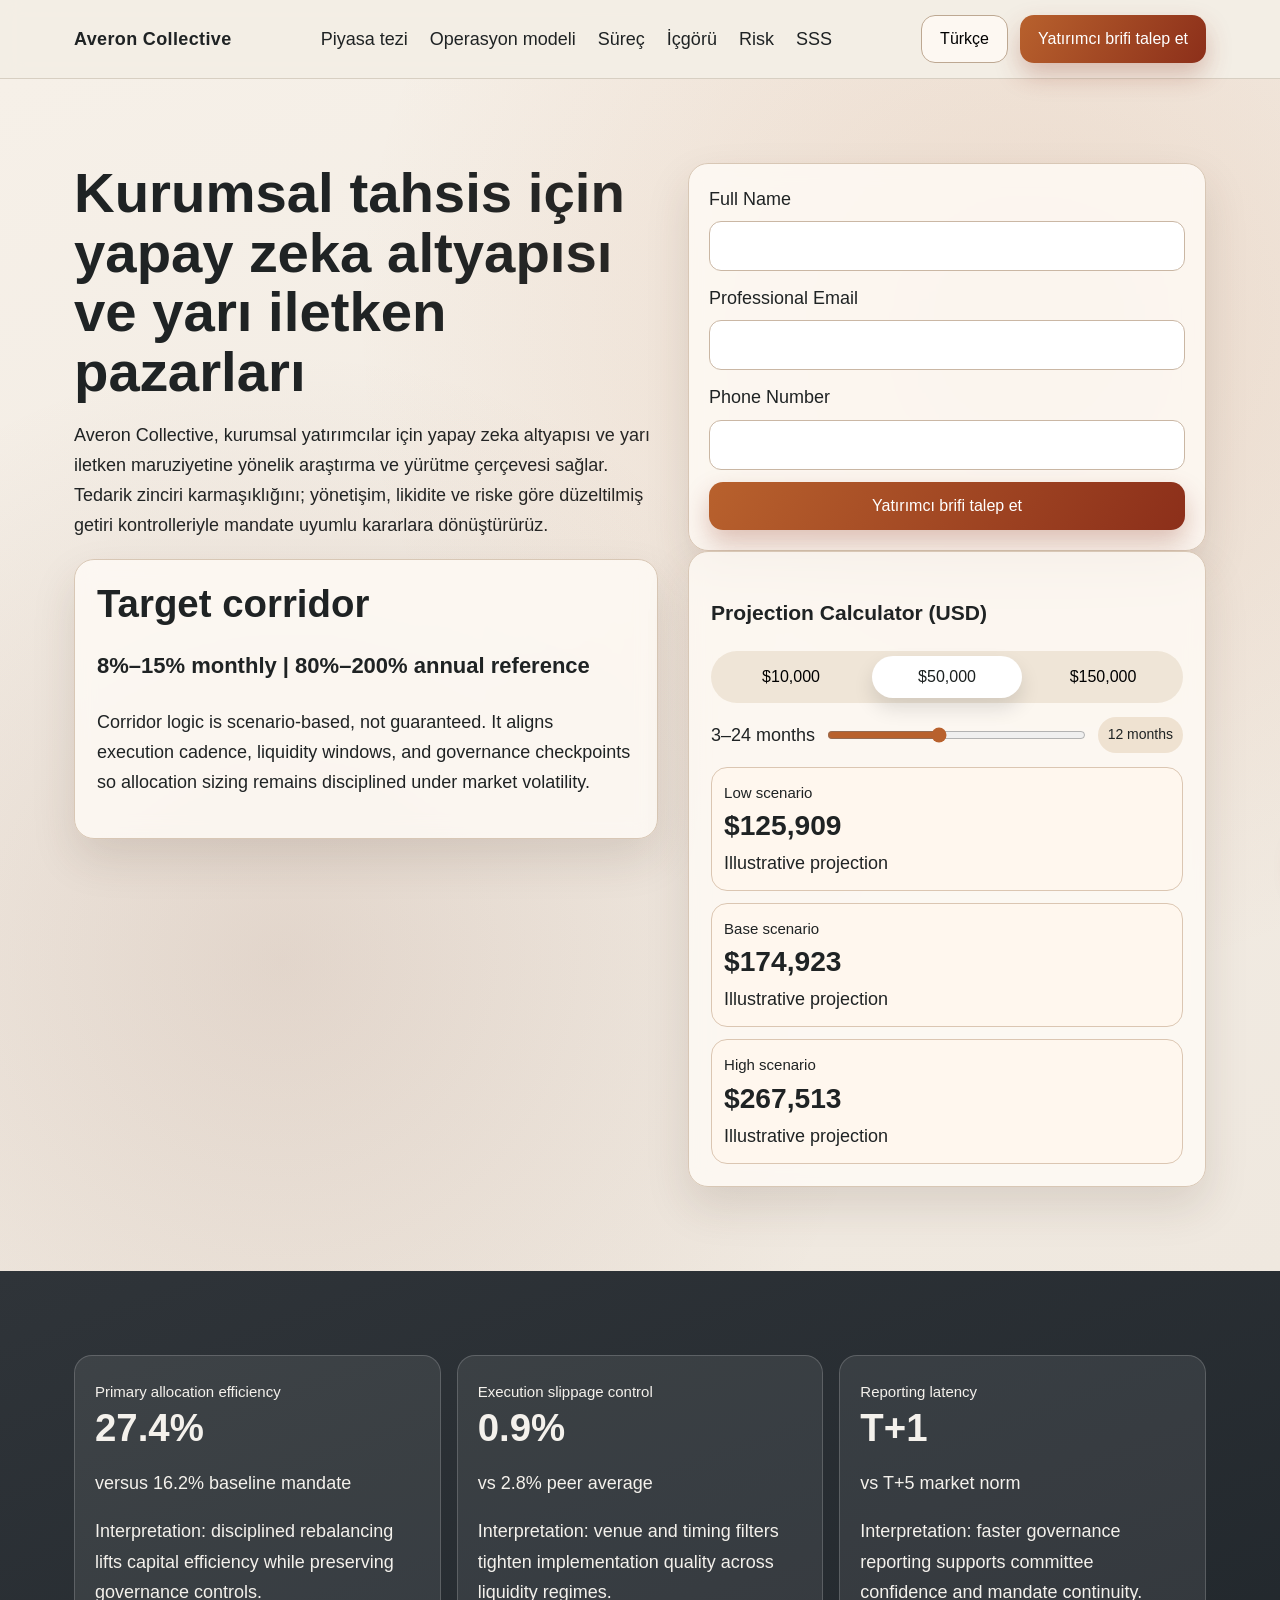
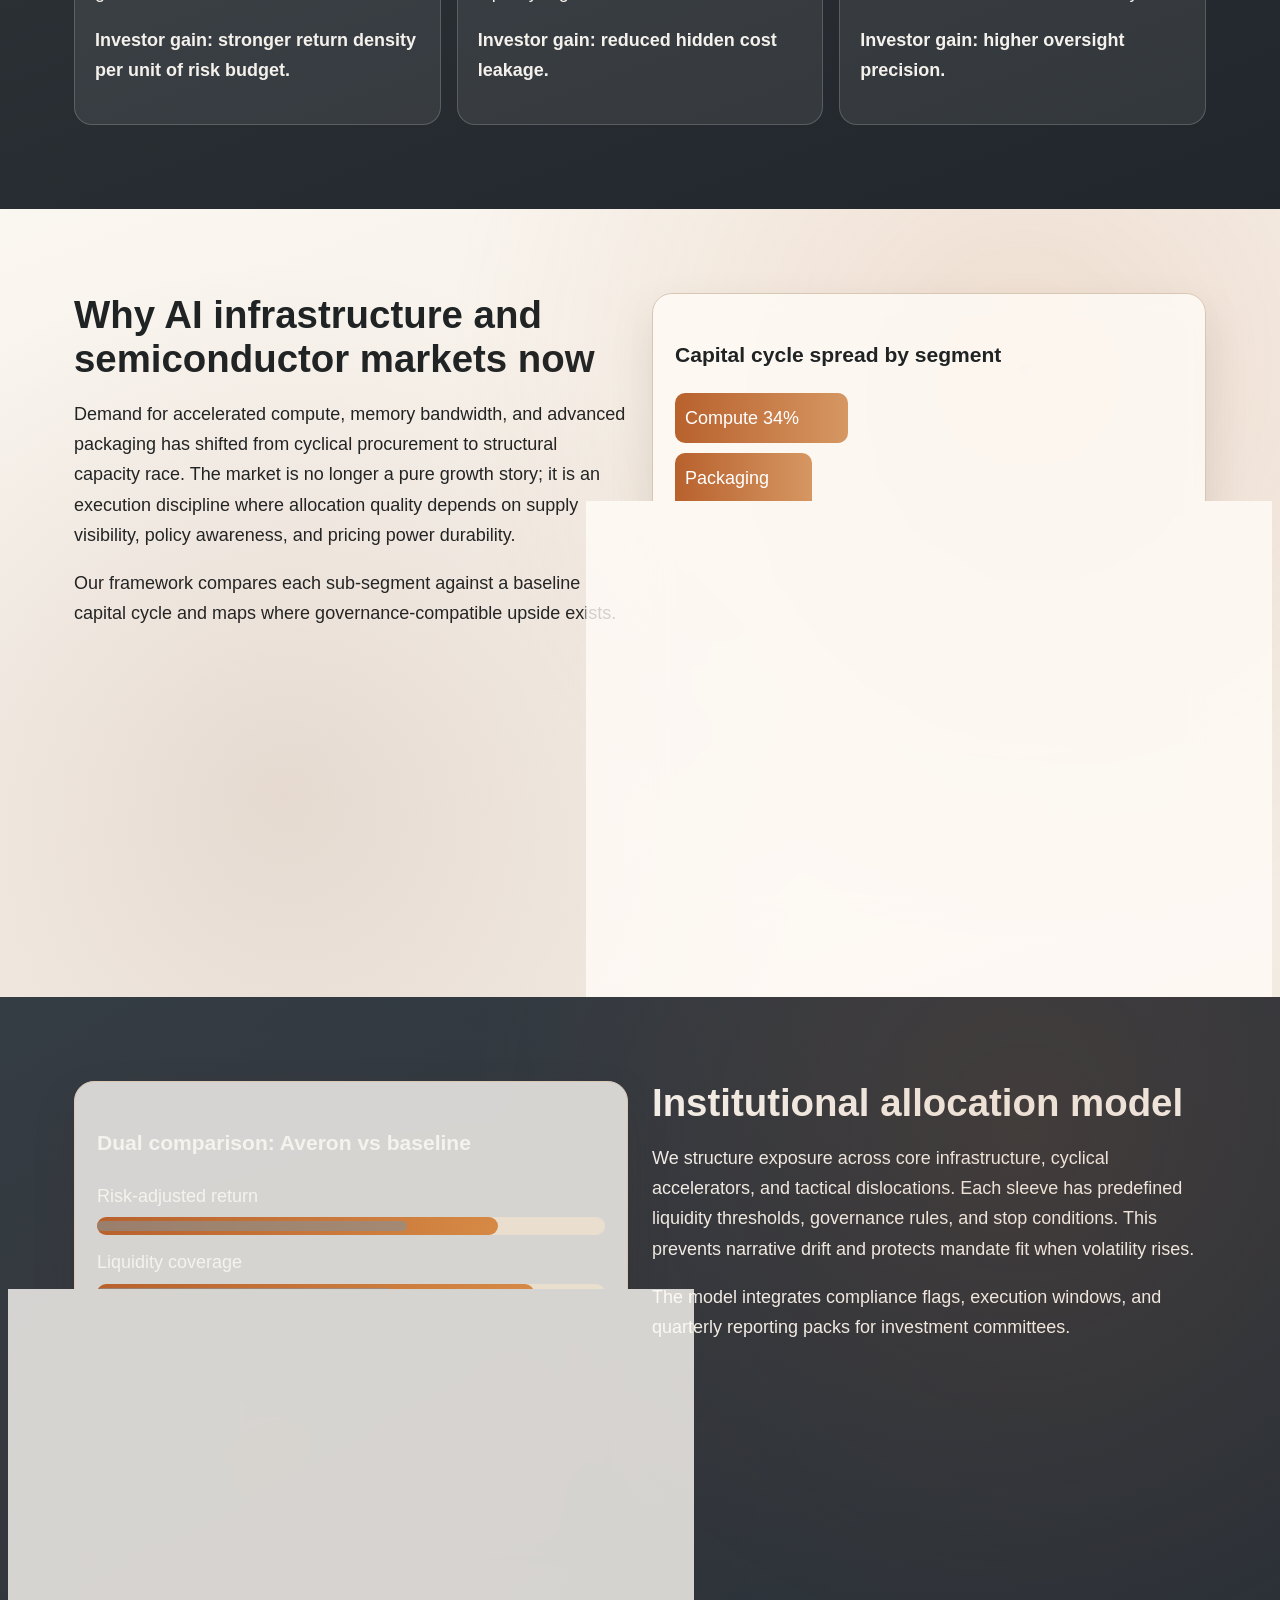
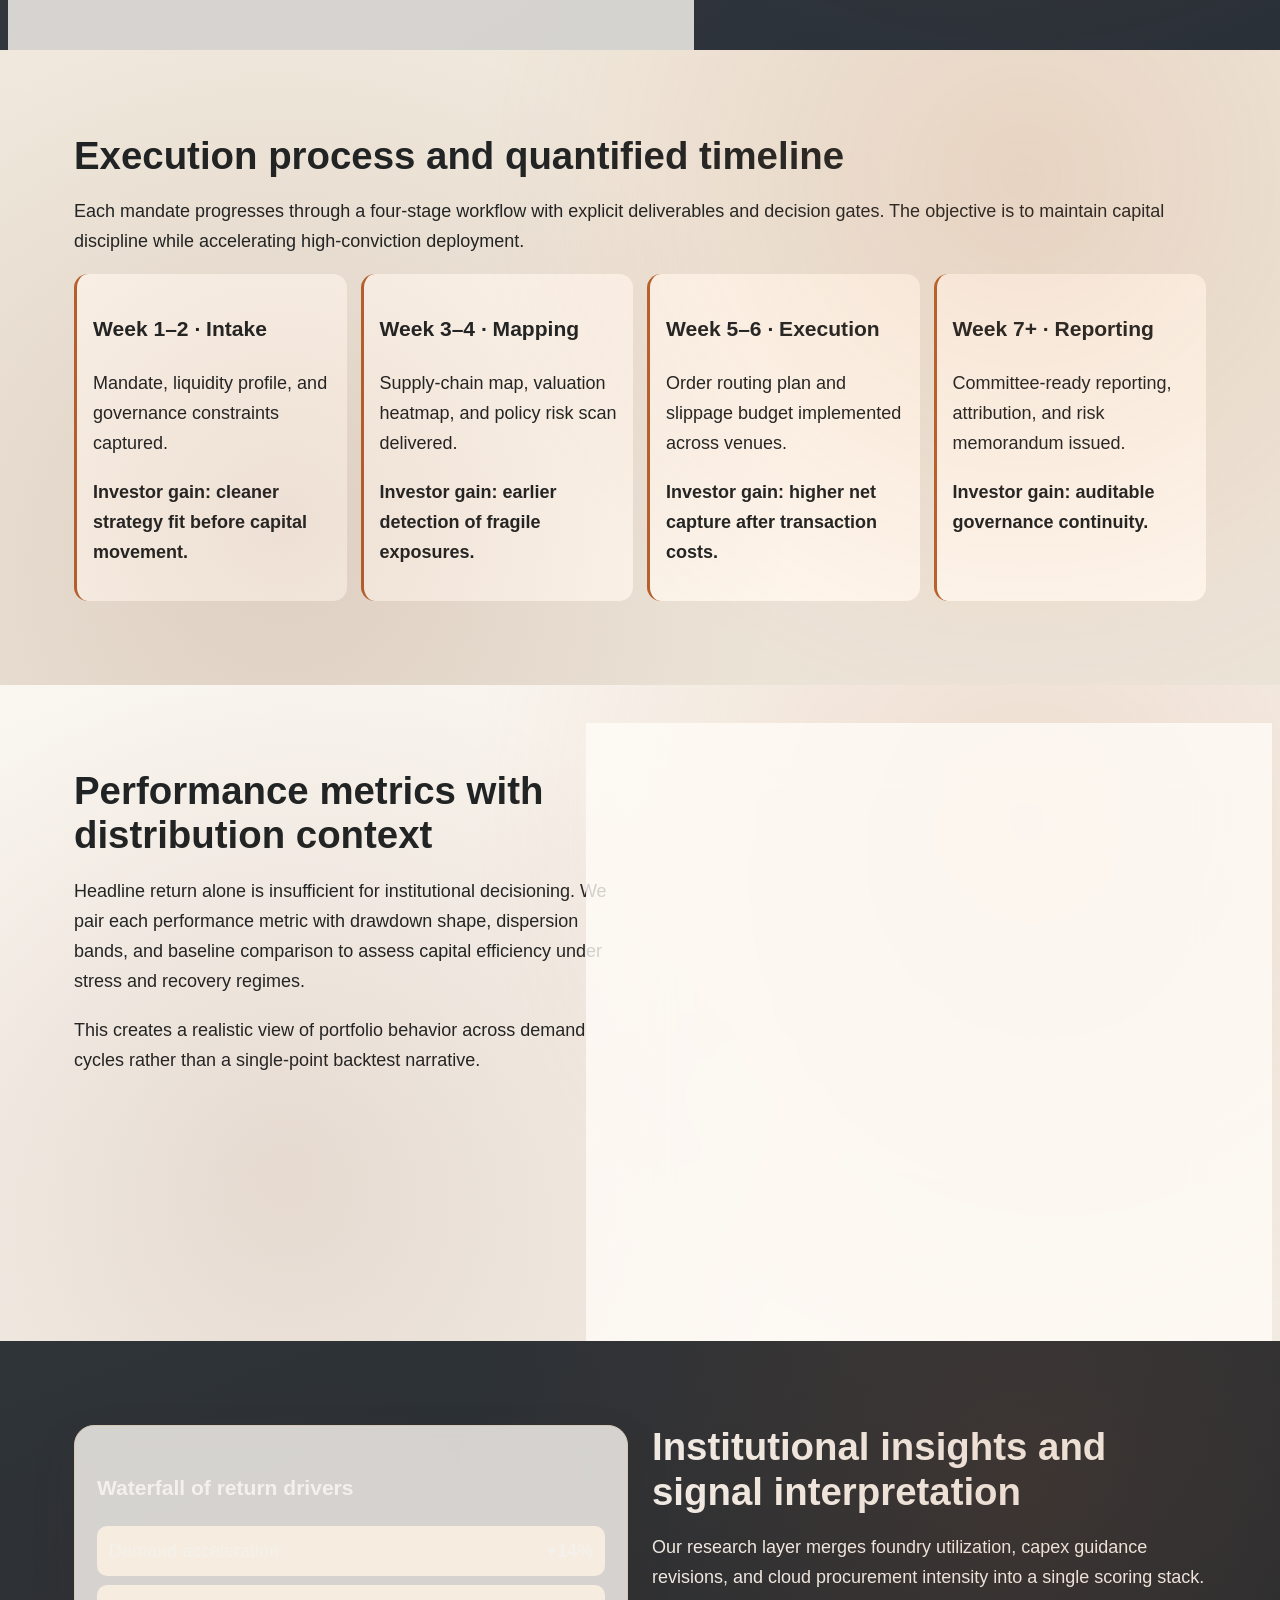
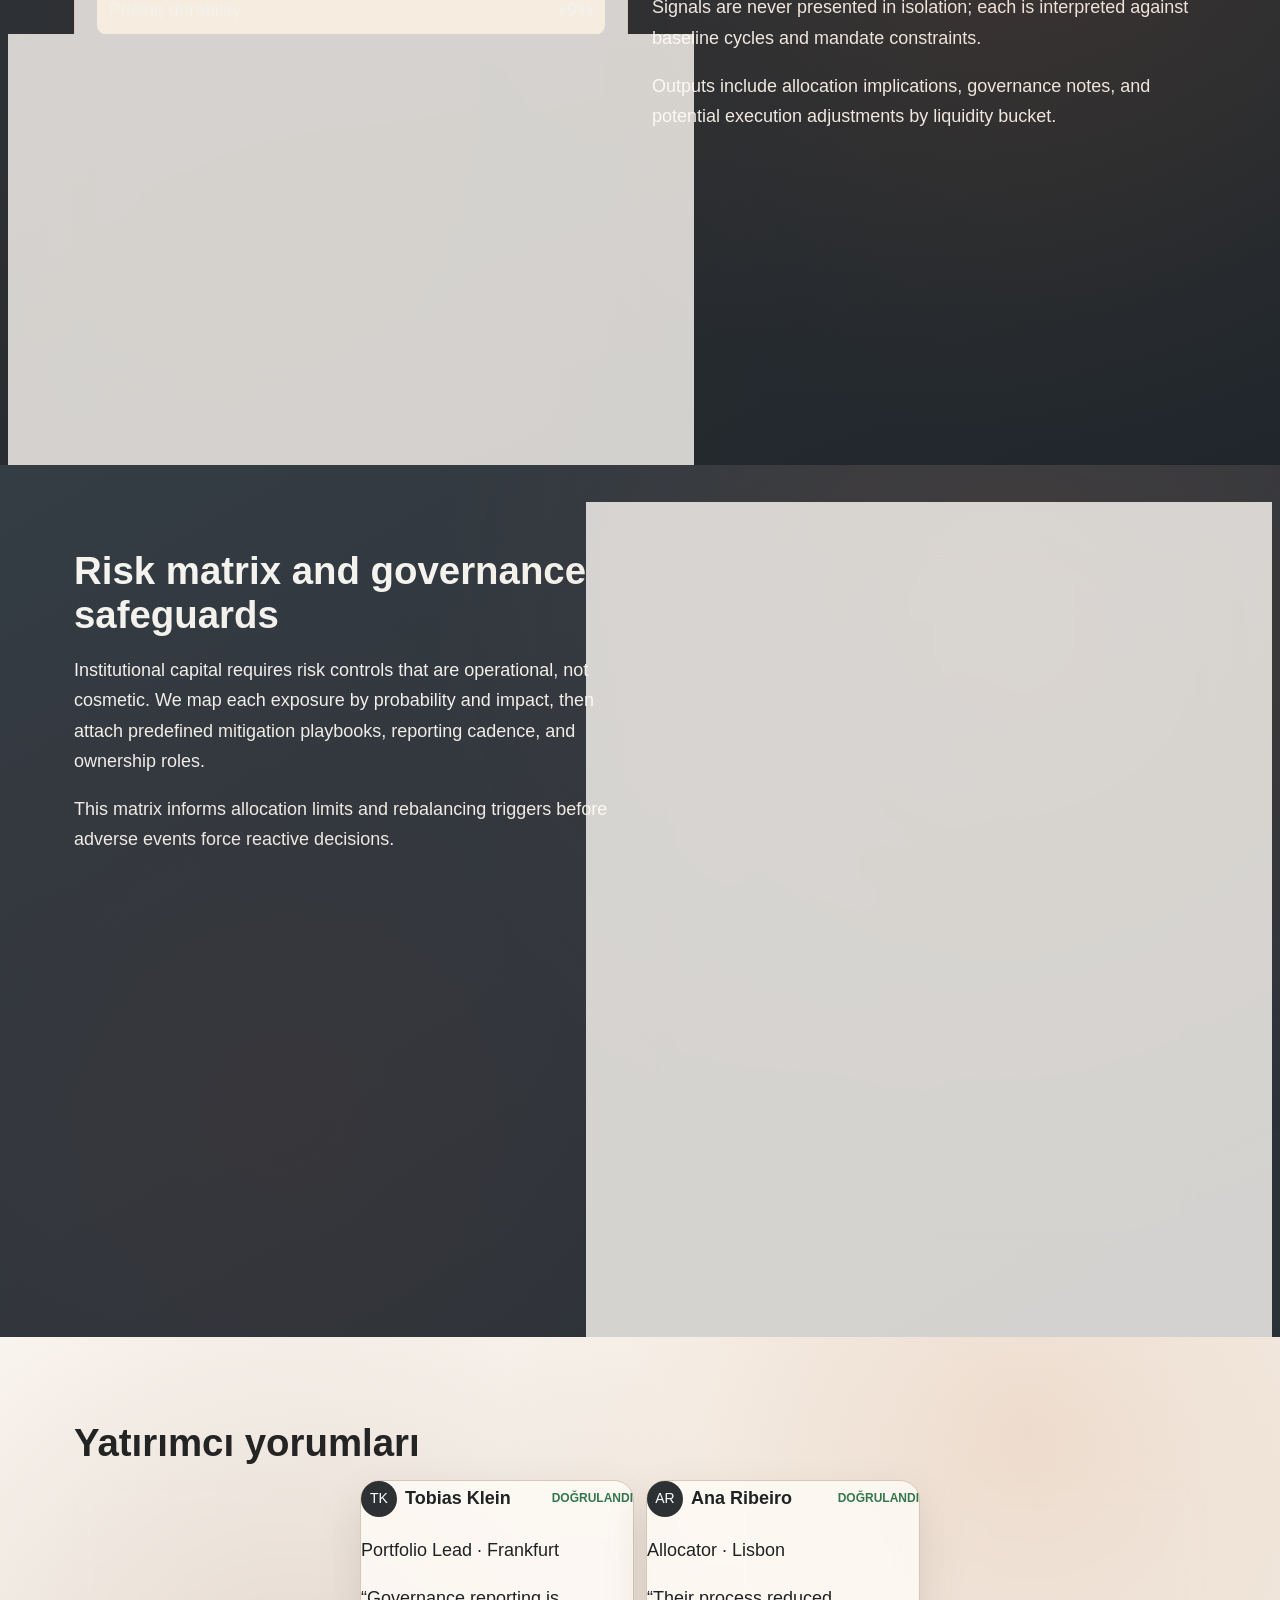
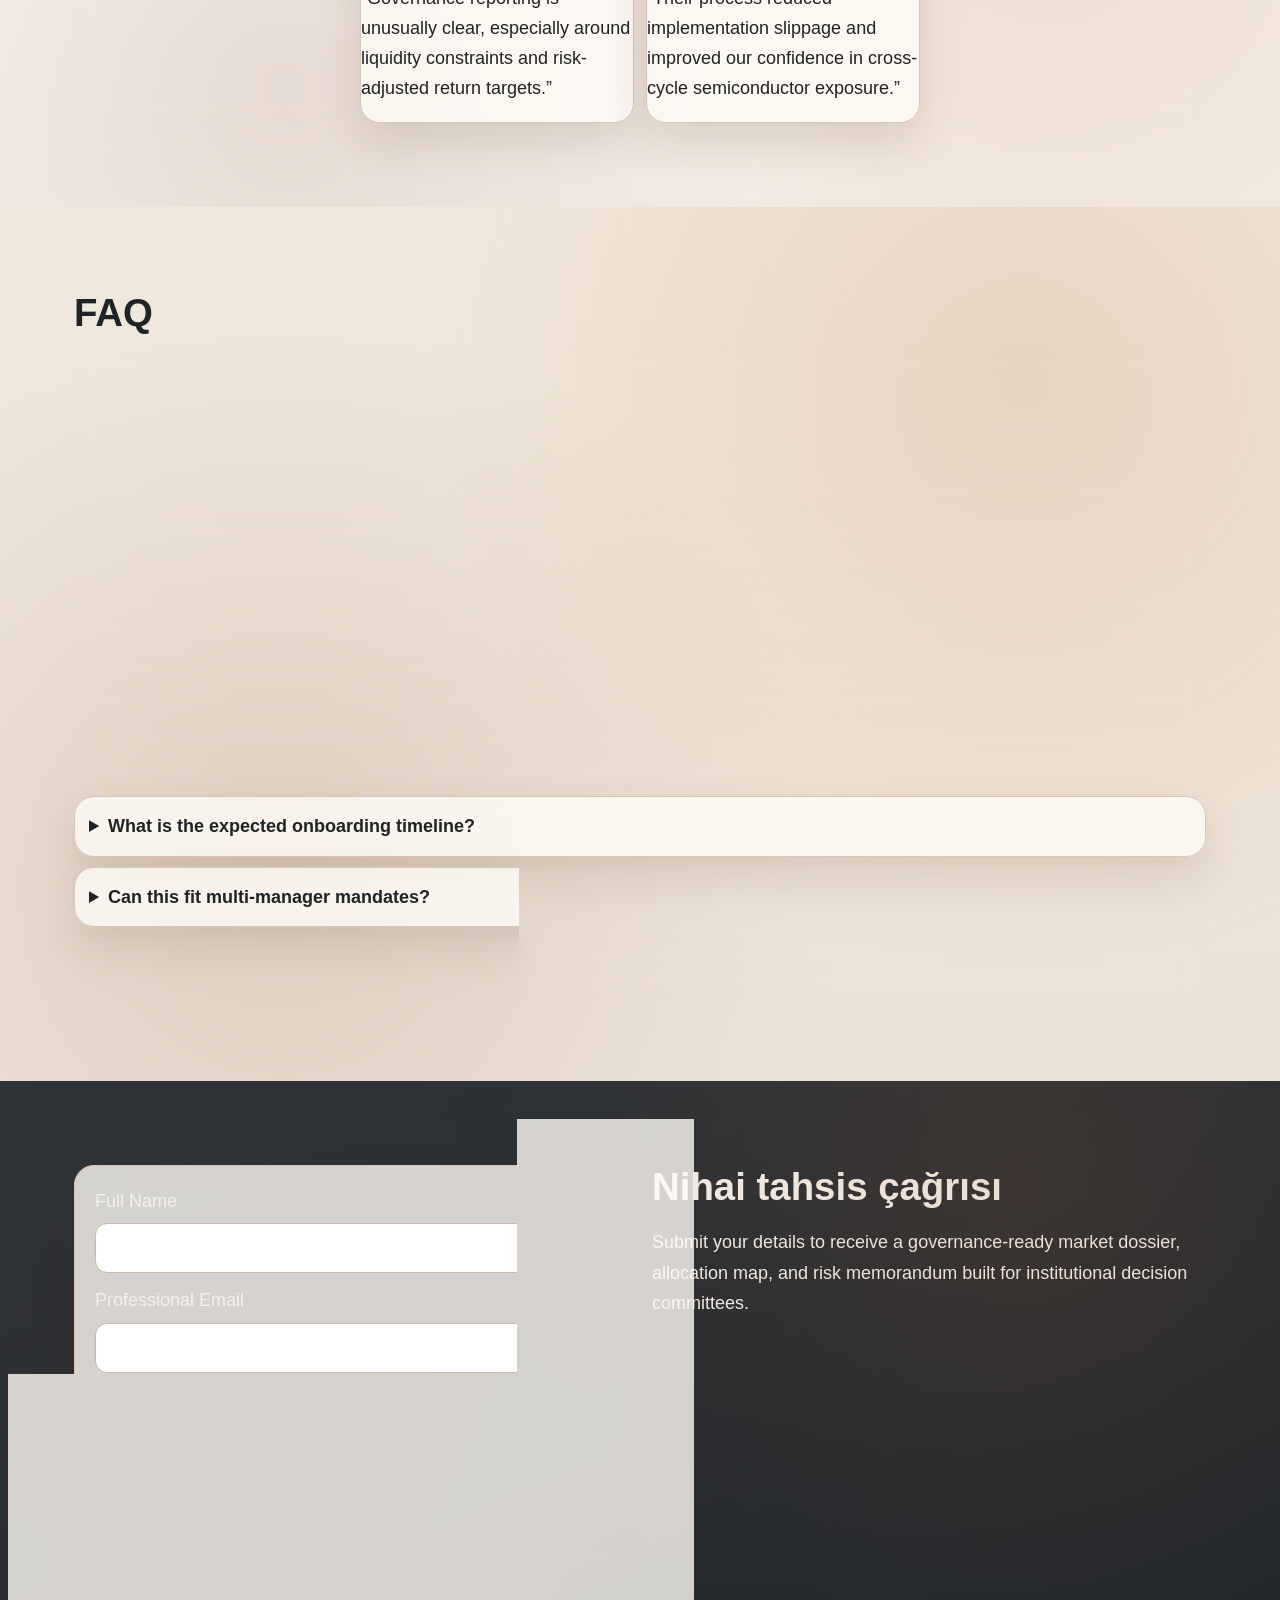
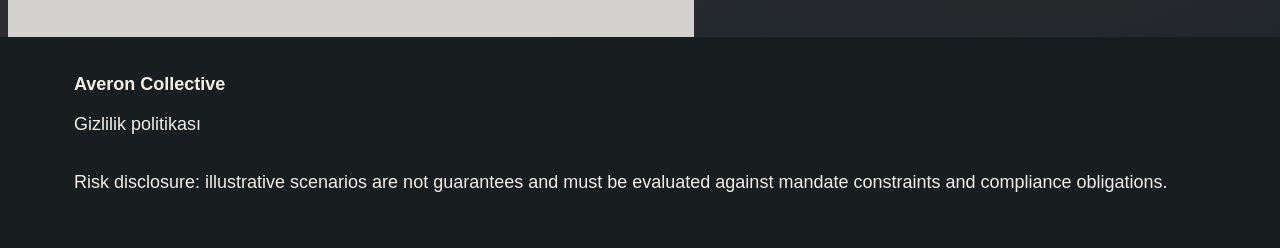
<file: tr/index.html>
<!doctype html>
<html lang="tr">
<head>
  <meta charset="utf-8">
  <meta name="viewport" content="width=device-width, initial-scale=1">
  <title>Averon Collective | Yapay Zeka Altyapısı ve Yarı İletken Piyasa Analitiği</title>
  <meta name="description" content="Averon Collective, yönetişim odaklı raporlama ile kurumsal yatırımcılar için yapay zeka altyapısı ve yarı iletken pazar içgörüleri sunar.">
  <link rel="canonical" href="https://www.averoncollective.com/tr/index.html">
  <link rel="alternate" hreflang="en" href="https://www.averoncollective.com/index.html">
  <link rel="alternate" hreflang="de" href="https://www.averoncollective.com/de/index.html">
  <link rel="alternate" hreflang="fr" href="https://www.averoncollective.com/fr/index.html">
  <link rel="alternate" hreflang="es" href="https://www.averoncollective.com/es/index.html">
  <link rel="alternate" hreflang="it" href="https://www.averoncollective.com/it/index.html">
  <link rel="alternate" hreflang="tr" href="https://www.averoncollective.com/tr/index.html">
  <link rel="alternate" hreflang="pt" href="https://www.averoncollective.com/pt/index.html">
  <link rel="alternate" hreflang="ja" href="https://www.averoncollective.com/jp/index.html">
  <link rel="alternate" hreflang="sk" href="https://www.averoncollective.com/sk/index.html">
  <link rel="alternate" hreflang="be" href="https://www.averoncollective.com/be/index.html">
  <meta property="og:title" content="Averon Collective | Yapay Zeka Altyapısı ve Yarı İletken Piyasa Analitiği">
  <meta property="og:description" content="Averon Collective, yönetişim odaklı raporlama ile kurumsal yatırımcılar için yapay zeka altyapısı ve yarı iletken pazar içgörüleri sunar.">
  <meta property="og:type" content="website">
  <meta property="og:url" content="https://www.averoncollective.com/tr/index.html">
  <meta name="twitter:card" content="summary_large_image">
  <meta name="twitter:title" content="Averon Collective | Yapay Zeka Altyapısı ve Yarı İletken Piyasa Analitiği">
  <meta name="twitter:description" content="Averon Collective, yönetişim odaklı raporlama ile kurumsal yatırımcılar için yapay zeka altyapısı ve yarı iletken pazar içgörüleri sunar.">
  <link rel="stylesheet" href="../assets/style.css">
  <script defer src="../assets/app.js"></script>
</head>
<body>
<header class="site-header">
  <div class="container header-wrap">
    <a class="brand" href="../index.html">Averon Collective</a>
    <nav class="desktop-nav" aria-label="Main navigation">
      <a href="#market">Piyasa tezi</a><a href="#model">Operasyon modeli</a><a href="#process">Süreç</a><a href="#insights">İçgörü</a><a href="#risk">Risk</a><a href="#faq">SSS</a>
    </nav>
    <div class="header-actions">
      <div class="lang-dropdown">
        <button class="lang-trigger" aria-expanded="false" aria-haspopup="true">Türkçe</button>
        <div class="lang-menu"><a href="../index.html"><span class="flag">🇬🇧</span>English</a>
<a href="../de/index.html"><span class="flag">🇩🇪</span>Deutsch</a>
<a href="../fr/index.html"><span class="flag">🇫🇷</span>Français</a>
<a href="../es/index.html"><span class="flag">🇪🇸</span>Español</a>
<a href="../it/index.html"><span class="flag">🇮🇹</span>Italiano</a>
<a href="../tr/index.html"><span class="flag">🇹🇷</span>Türkçe</a>
<a href="../pt/index.html"><span class="flag">🇵🇹</span>Português</a>
<a href="../jp/index.html"><span class="flag">🇯🇵</span>日本語</a>
<a href="../sk/index.html"><span class="flag">🇸🇰</span>Slovenčina</a>
<a href="../be/index.html"><span class="flag">🇧🇪</span>Belgium</a></div>
      </div>
      <a class="btn btn-primary" href="#final-cta">Yatırımcı brifi talep et</a>
      <button class="burger" aria-label="Open menu" aria-expanded="false">☰</button>
    </div>
  </div>
</header>
<div class="drawer-backdrop"></div>
<aside class="mobile-drawer" aria-hidden="true">
  <button class="drawer-close" aria-label="Close menu">✕</button>
  <nav><a href="#market">Piyasa tezi</a><a href="#model">Operasyon modeli</a><a href="#process">Süreç</a><a href="#insights">İçgörü</a><a href="#risk">Risk</a><a href="#faq">SSS</a></nav>
  <div class="lang-dropdown mobile-lang"><button class="lang-trigger" aria-expanded="false">Türkçe</button><div class="lang-menu"><a href="../index.html"><span class="flag">🇬🇧</span>English</a>
<a href="../de/index.html"><span class="flag">🇩🇪</span>Deutsch</a>
<a href="../fr/index.html"><span class="flag">🇫🇷</span>Français</a>
<a href="../es/index.html"><span class="flag">🇪🇸</span>Español</a>
<a href="../it/index.html"><span class="flag">🇮🇹</span>Italiano</a>
<a href="../tr/index.html"><span class="flag">🇹🇷</span>Türkçe</a>
<a href="../pt/index.html"><span class="flag">🇵🇹</span>Português</a>
<a href="../jp/index.html"><span class="flag">🇯🇵</span>日本語</a>
<a href="../sk/index.html"><span class="flag">🇸🇰</span>Slovenčina</a>
<a href="../be/index.html"><span class="flag">🇧🇪</span>Belgium</a></div></div>
  <a class="btn btn-primary" href="#final-cta">Yatırımcı brifi talep et</a>
</aside>
<main>
<section class="hero section-tone-a">
  <div class="container hero-grid">
    <div>
      <h1>Kurumsal tahsis için yapay zeka altyapısı ve yarı iletken pazarları</h1>
      <p>Averon Collective, kurumsal yatırımcılar için yapay zeka altyapısı ve yarı iletken maruziyetine yönelik araştırma ve yürütme çerçevesi sağlar. Tedarik zinciri karmaşıklığını; yönetişim, likidite ve riske göre düzeltilmiş getiri kontrolleriyle mandate uyumlu kararlara dönüştürürüz.</p>
      <article class="target-card glass">
        <h2>Target corridor</h2>
        <p class="big">8%–15% monthly | 80%–200% annual reference</p>
        <p>Corridor logic is scenario-based, not guaranteed. It aligns execution cadence, liquidity windows, and governance checkpoints so allocation sizing remains disciplined under market volatility.</p>
      </article>
    </div>
    <div>
      <form class="lead-form">
        <label>Full Name<input type="text" required></label>
        <label>Professional Email<input type="email" required></label>
        <label>Phone Number<input type="tel" required></label>
        <button type="submit" class="btn btn-primary">Yatırımcı brifi talep et</button>
      </form>
      <div class="calc-card" data-calculator>
        <h3>Projection Calculator (USD)</h3>
        <div class="amount-segment"><button data-amount="10000">$10,000</button><button class="active" data-amount="50000">$50,000</button><button data-amount="150000">$150,000</button></div>
        <div class="month-row"><span>3–24 months</span><input type="range" min="3" max="24" value="12" data-months><span class="pill" data-month-label>12 months</span></div>
        <div class="result-grid">
          <article><small>Low scenario</small><strong data-low>$0</strong><span>Illustrative projection</span></article>
          <article><small>Base scenario</small><strong data-base>$0</strong><span>Illustrative projection</span></article>
          <article><small>High scenario</small><strong data-high>$0</strong><span>Illustrative projection</span></article>
        </div>
      </div>
    </div>
  </div>
</section>
<section class="kpi-strip section-tone-b"><div class="container kpi-grid"><article><small>Primary allocation efficiency</small><h2>27.4%</h2><p>versus 16.2% baseline mandate</p><p>Interpretation: disciplined rebalancing lifts capital efficiency while preserving governance controls.</p><p class="gain">Investor gain: stronger return density per unit of risk budget.</p></article><article><small>Execution slippage control</small><h2>0.9%</h2><p>vs 2.8% peer average</p><p>Interpretation: venue and timing filters tighten implementation quality across liquidity regimes.</p><p class="gain">Investor gain: reduced hidden cost leakage.</p></article><article><small>Reporting latency</small><h2>T+1</h2><p>vs T+5 market norm</p><p>Interpretation: faster governance reporting supports committee confidence and mandate continuity.</p><p class="gain">Investor gain: higher oversight precision.</p></article></div></section>
<section id="market" class="section section-tone-c"><div class="container split"><div><h2>Why AI infrastructure and semiconductor markets now</h2><p>Demand for accelerated compute, memory bandwidth, and advanced packaging has shifted from cyclical procurement to structural capacity race. The market is no longer a pure growth story; it is an execution discipline where allocation quality depends on supply visibility, policy awareness, and pricing power durability.</p><p>Our framework compares each sub-segment against a baseline capital cycle and maps where governance-compatible upside exists.</p></div><div class="viz-card"><h3>Capital cycle spread by segment</h3><div class="stack-bar"><span style="--w:34%">Compute 34%</span><span style="--w:27%">Packaging 27%</span><span style="--w:21%">Memory 21%</span><span style="--w:18%">Power 18%</span></div><p>Benchmark: broad tech index concentration at 22% in top segment.</p><p>Investor gain: diversified exposure lowers concentration shock while preserving thematic upside.</p></div></div></section>
<section id="model" class="section section-tone-d"><div class="container split reverse"><div><h2>Institutional allocation model</h2><p>We structure exposure across core infrastructure, cyclical accelerators, and tactical dislocations. Each sleeve has predefined liquidity thresholds, governance rules, and stop conditions. This prevents narrative drift and protects mandate fit when volatility rises.</p><p>The model integrates compliance flags, execution windows, and quarterly reporting packs for investment committees.</p></div><div class="viz-card"><h3>Dual comparison: Averon vs baseline</h3><div class="dual-bars"><div><label>Risk-adjusted return</label><div><i style="--w:79%"></i><b style="--w:61%"></b></div></div><div><label>Liquidity coverage</label><div><i style="--w:86%"></i><b style="--w:58%"></b></div></div><div><label>Governance readiness</label><div><i style="--w:91%"></i><b style="--w:64%"></b></div></div></div><p>Legend: accent = Averon model, muted = baseline allocation process.</p><p>Investor gain: improved mandate resilience with transparent implementation rules.</p></div></div></section>
<section id="process" class="section section-tone-e"><div class="container"><h2>Execution process and quantified timeline</h2><p>Each mandate progresses through a four-stage workflow with explicit deliverables and decision gates. The objective is to maintain capital discipline while accelerating high-conviction deployment.</p><div class="timeline"><article><h3>Week 1–2 · Intake</h3><p>Mandate, liquidity profile, and governance constraints captured.</p><p class="gain">Investor gain: cleaner strategy fit before capital movement.</p></article><article><h3>Week 3–4 · Mapping</h3><p>Supply-chain map, valuation heatmap, and policy risk scan delivered.</p><p class="gain">Investor gain: earlier detection of fragile exposures.</p></article><article><h3>Week 5–6 · Execution</h3><p>Order routing plan and slippage budget implemented across venues.</p><p class="gain">Investor gain: higher net capture after transaction costs.</p></article><article><h3>Week 7+ · Reporting</h3><p>Committee-ready reporting, attribution, and risk memorandum issued.</p><p class="gain">Investor gain: auditable governance continuity.</p></article></div></div></section>
<section class="section section-tone-c"><div class="container split"><div><h2>Performance metrics with distribution context</h2><p>Headline return alone is insufficient for institutional decisioning. We pair each performance metric with drawdown shape, dispersion bands, and baseline comparison to assess capital efficiency under stress and recovery regimes.</p><p>This creates a realistic view of portfolio behavior across demand cycles rather than a single-point backtest narrative.</p></div><div class="viz-card"><h3>Vertical distribution by scenario</h3><div class="v-bars"><div><span>Defensive</span><i style="--h:46%"></i><em>46%</em></div><div><span>Base</span><i style="--h:68%"></i><em>68%</em></div><div><span>Upside</span><i style="--h:83%"></i><em>83%</em></div></div><p>Threshold marker: 52% required for target risk budget.</p><p>Investor gain: clearer expectation setting before committee approval.</p></div></div></section>
<section id="insights" class="section section-tone-b"><div class="container split reverse"><div><h2>Institutional insights and signal interpretation</h2><p>Our research layer merges foundry utilization, capex guidance revisions, and cloud procurement intensity into a single scoring stack. Signals are never presented in isolation; each is interpreted against baseline cycles and mandate constraints.</p><p>Outputs include allocation implications, governance notes, and potential execution adjustments by liquidity bucket.</p></div><div class="viz-card"><h3>Waterfall of return drivers</h3><ul class="waterfall"><li><span>Demand acceleration</span><b>+14%</b></li><li><span>Pricing durability</span><b>+9%</b></li><li><span>Policy friction</span><b>-4%</b></li><li><span>FX impact</span><b>-2%</b></li><li><span>Execution alpha</span><b>+6%</b></li></ul><p>Baseline comparison: static thematic basket at +11% net.</p><p>Investor gain: transparent attribution supports governance confidence.</p></div></div></section>
<section id="risk" class="section section-tone-d"><div class="container split"><div><h2>Risk matrix and governance safeguards</h2><p>Institutional capital requires risk controls that are operational, not cosmetic. We map each exposure by probability and impact, then attach predefined mitigation playbooks, reporting cadence, and ownership roles.</p><p>This matrix informs allocation limits and rebalancing triggers before adverse events force reactive decisions.</p></div><div class="viz-card"><h3>2x2 risk matrix</h3><div class="risk-matrix"><div><strong>Low impact / Low probability</strong><p>Minor logistics delay · monitor monthly</p></div><div><strong>High impact / Low probability</strong><p>Export restriction shock · hedge overlays</p></div><div><strong>Low impact / High probability</strong><p>Quarterly inventory swings · dynamic sizing</p></div><div><strong>High impact / High probability</strong><p>Capacity bottleneck + policy change · hard risk cap</p></div></div><p>Benchmark: unmanaged thematic basket has no pre-defined quadrant actions.</p><p>Investor gain: reduced governance drift and faster decision readiness.</p></div></div></section>
<section class="section section-tone-c"><div class="container"><h2>Yatırımcı yorumları</h2><div class="reviews-grid"><article><div class="review-head"><span class="avatar">ML</span><strong>Maria Laurent</strong><em>DOĞRULANDI</em></div><p class="meta">CIO · Paris</p><p>“Averon translated complex semiconductor execution risk into an allocation policy our committee could approve in one cycle.”</p></article><article><div class="review-head"><span class="avatar">TK</span><strong>Tobias Klein</strong><em>DOĞRULANDI</em></div><p class="meta">Portfolio Lead · Frankfurt</p><p>“Governance reporting is unusually clear, especially around liquidity constraints and risk-adjusted return targets.”</p></article><article><div class="review-head"><span class="avatar">AR</span><strong>Ana Ribeiro</strong><em>DOĞRULANDI</em></div><p class="meta">Allocator · Lisbon</p><p>“Their process reduced implementation slippage and improved our confidence in cross-cycle semiconductor exposure.”</p></article><article><div class="review-head"><span class="avatar">DK</span><strong>David Král</strong><em>DOĞRULANDI</em></div><p class="meta">Investment Director · Bratislava</p><p>“The scenario corridor and risk matrix gave us a practical decision framework rather than generic thematic marketing.”</p></article></div></div></section>
<section id="faq" class="section section-tone-e"><div class="container"><h2>FAQ</h2><div class="faq-list"><details open><summary>How is allocation governance documented?</summary><p>Each mandate includes explicit controls, benchmark references, and investor implications so decisions remain auditable and execution-ready.</p></details><details ><summary>What liquidity profile is required?</summary><p>Each mandate includes explicit controls, benchmark references, and investor implications so decisions remain auditable and execution-ready.</p></details><details ><summary>How often do you rebalance exposures?</summary><p>Each mandate includes explicit controls, benchmark references, and investor implications so decisions remain auditable and execution-ready.</p></details><details ><summary>Do you provide committee-ready reporting?</summary><p>Each mandate includes explicit controls, benchmark references, and investor implications so decisions remain auditable and execution-ready.</p></details><details ><summary>How is downside risk controlled?</summary><p>Each mandate includes explicit controls, benchmark references, and investor implications so decisions remain auditable and execution-ready.</p></details><details ><summary>What is the expected onboarding timeline?</summary><p>Each mandate includes explicit controls, benchmark references, and investor implications so decisions remain auditable and execution-ready.</p></details><details ><summary>Can this fit multi-manager mandates?</summary><p>Each mandate includes explicit controls, benchmark references, and investor implications so decisions remain auditable and execution-ready.</p></details><details ><summary>How do you manage policy and compliance risk?</summary><p>Each mandate includes explicit controls, benchmark references, and investor implications so decisions remain auditable and execution-ready.</p></details></div></div></section>
<section id="final-cta" class="section section-tone-b"><div class="container split reverse"><div><h2>Nihai tahsis çağrısı</h2><p>Submit your details to receive a governance-ready market dossier, allocation map, and risk memorandum built for institutional decision committees.</p></div><form class="lead-form">
<label>Full Name<input type="text" required></label>
<label>Professional Email<input type="email" required></label>
<label>Phone Number<input type="tel" required></label>
<button type="submit" class="btn btn-primary">Yatırımcı brifi talep et</button>
</form></div></section>
</main>
<footer class="site-footer"><div class="container"><strong>Averon Collective</strong><a href="#" data-open-privacy>Gizlilik politikası</a><p>Risk disclosure: illustrative scenarios are not guarantees and must be evaluated against mandate constraints and compliance obligations.</p></div></footer>
<div class="modal" id="privacy-modal" aria-hidden="true"><div class="modal-panel"><button class="modal-x" aria-label="Close">✕</button><h2>Gizlilik politikası</h2><div class="modal-body"><h3>Introduction</h3><p>We process professional contact data for institutional communication and onboarding workflows.</p><h3>Data collection</h3><p>Name, professional email, phone number, and interaction metadata are collected through forms.</p><h3>Legal basis</h3><p>Processing is based on legitimate interest, contractual necessity, and applicable regulatory obligations.</p><h3>Cookies</h3><p>Essential cookies support site operation; analytics cookies are used only where lawful.</p><h3>Retention</h3><p>Records are retained according to governance and compliance requirements, then securely deleted.</p><h3>Third-party sharing</h3><p>We share data with vetted service providers under contractual safeguards.</p><h3>Security</h3><p>Access controls, encryption standards, and monitoring are applied to protect data integrity.</p><h3>User rights</h3><p>Data subjects may request access, correction, deletion, portability, and objection rights.</p><h3>International transfers</h3><p>Cross-border transfers use legal mechanisms such as standard contractual clauses.</p><h3>Industry risk disclosure</h3><p>AI infrastructure and semiconductor markets are volatile; decisions should consider liquidity, policy, and valuation risk.</p><h3>Contact</h3><p>privacy@averoncollective.com</p></div><div class="modal-foot"><button class="btn" data-close-privacy>Close</button></div></div></div>
<script type="application/ld+json">{"@context":"https://schema.org","@graph":[{"@type":"Organization","name":"Averon Collective","url":"https://www.averoncollective.com"},{"@type":"WebSite","name":"Averon Collective","url":"https://www.averoncollective.com"},{"@type":"FAQPage","mainEntity":[{"@type":"Question","name":"How is allocation governance documented?","acceptedAnswer":{"@type":"Answer","text":"Through committee-ready reporting, risk controls, and benchmark references."}]},{"@type":"Review","reviewBody":"Institutional-grade process and governance reporting.","author":{"@type":"Person","name":"Maria Laurent"},"reviewRating":{"@type":"Rating","ratingValue":"5","bestRating":"5"}}]}</script>
</body></html>
</file>
<file: assets/style.css>
:root{
  --bg:#f5f1ea;--ink:#1f2324;--muted:#5a615f;--surface:#fffaf3;--surface-dark:#273036;--accent:#b8612d;--accent-2:#8c2f1a;--ring:#d3b59f;--btn-height:48px;
}
*{box-sizing:border-box;min-width:0}
html,body{margin:0;padding:0;overflow-x:hidden;font-family:Inter,Segoe UI,Arial,sans-serif;color:var(--ink);background:linear-gradient(145deg,#f7f3ed,#ece7df);font-size:18px;line-height:1.68}
a{color:inherit;text-decoration:none}
.container{width:100%;max-width:1180px;margin:0 auto;padding-inline:24px}
.section,.hero,.kpi-strip{position:relative;overflow:hidden;padding:84px 0}
.section:before,.hero:before{content:"";position:absolute;inset:0;background:radial-gradient(circle at 80% 20%,rgba(184,97,45,.14),transparent 48%),radial-gradient(circle at 22% 74%,rgba(111,55,33,.12),transparent 46%);pointer-events:none}
.section-tone-a{background:linear-gradient(160deg,#f6f0e8,#efe8df)}
.section-tone-b{background:linear-gradient(160deg,#2f3439,#20262b);color:#f4f1ec}
.section-tone-c{background:linear-gradient(160deg,#faf6f0,#f2ebe2)}
.section-tone-d{background:linear-gradient(150deg,#343c44,#2a3037);color:#f5f3ee}
.section-tone-e{background:linear-gradient(180deg,#f0e8dc,#ece3d7)}
.site-header{position:sticky;top:0;z-index:40;background:rgba(243,237,228,.88);backdrop-filter:blur(10px);border-bottom:1px solid #d7cfc2}
.header-wrap{display:flex;justify-content:space-between;align-items:center;gap:20px;min-height:78px}
.brand{font-weight:700;letter-spacing:.02em}
.desktop-nav{display:flex;gap:22px;flex-wrap:wrap}
.header-actions{display:flex;align-items:center;gap:12px}
.btn,.lang-trigger{height:var(--btn-height);padding:0 18px;border-radius:14px;border:1px solid #bda892;background:#fdf8f2;font-size:16px;display:inline-flex;align-items:center;justify-content:center;cursor:pointer}
.btn-primary{background:linear-gradient(120deg,var(--accent),var(--accent-2));color:#fff;border:none;box-shadow:0 12px 26px rgba(140,47,26,.28)}
.lang-dropdown{position:relative}
.lang-menu{position:absolute;right:0;top:56px;display:none;background:#fff;border:1px solid #d4c6b8;border-radius:14px;min-width:220px;padding:8px;box-shadow:0 14px 30px rgba(0,0,0,.14);z-index:30}
.lang-menu a{display:flex;gap:10px;padding:9px 10px;border-radius:10px;font-size:16px}
.lang-menu a:hover{background:#f4eee6}
.lang-dropdown.open .lang-menu{display:block}
.burger{display:none;height:var(--btn-height);width:var(--btn-height);border-radius:12px;border:1px solid #cab9a8;background:#fff2e5;font-size:24px}
.hero-grid{display:grid;grid-template-columns:1.06fr .94fr;gap:30px;align-items:start}
h1{font-size:clamp(34px,4.4vw,58px);line-height:1.06;margin:0 0 16px}
h2{font-size:clamp(28px,3vw,40px);line-height:1.15;margin:0 0 14px}
.target-card,.lead-form,.calc-card,.viz-card,.reviews-grid article,.faq-list details,.modal-panel{background:rgba(255,252,247,.8);backdrop-filter:blur(10px);border:1px solid #d8c7b5;border-radius:20px;box-shadow:0 20px 44px rgba(73,48,33,.13)}
.target-card,.calc-card,.viz-card{padding:22px}.big{font-size:22px;font-weight:700;white-space:nowrap}
.lead-form{padding:20px;display:grid;gap:12px}.lead-form label{display:grid;gap:7px}.lead-form input{height:50px;border-radius:12px;border:1px solid #cab7a4;padding:0 12px;font-size:17px}
.amount-segment{display:grid;grid-template-columns:repeat(3,1fr);background:#efe5d7;padding:5px;border-radius:99px;gap:6px}
.amount-segment button{border:0;background:transparent;border-radius:99px;height:42px;font-size:16px;cursor:pointer}
.amount-segment .active{background:#fff;color:#1b2020;box-shadow:0 10px 20px rgba(0,0,0,.12)}
.month-row{display:grid;grid-template-columns:auto 1fr auto;gap:10px;align-items:center;margin:14px 0}
.month-row input{accent-color:var(--accent)}
.pill{padding:6px 10px;border-radius:999px;background:#efe2d1;font-size:14px}
.result-grid{display:grid;grid-template-columns:repeat(auto-fit,minmax(240px,1fr));gap:12px}
.result-grid article{background:#fff7ee;border:1px solid #dbc6b2;border-radius:16px;padding:12px;display:grid;gap:6px}
.result-grid strong{white-space:nowrap;font-variant-numeric:tabular-nums;font-size:clamp(22px,2.2vw,32px);line-height:1.1;letter-spacing:0}
.kpi-grid{display:grid;grid-template-columns:repeat(auto-fit,minmax(260px,1fr));gap:16px}.kpi-grid article{padding:20px;border-radius:18px;background:rgba(255,255,255,.08);border:1px solid rgba(255,255,255,.18)}
.gain{font-weight:600}
.split{display:grid;grid-template-columns:1fr 1fr;gap:24px;align-items:start}.split.reverse{grid-template-columns:1fr 1fr}.split.reverse>:first-child{order:2}
.stack-bar{display:grid;gap:10px}.stack-bar span{display:block;background:linear-gradient(90deg,var(--accent),#d69762);padding:10px;border-radius:10px;width:var(--w);color:#fff}
.dual-bars>div{margin:12px 0}.dual-bars label{display:block;margin-bottom:6px}.dual-bars div div{position:relative;height:18px;background:#eadfce;border-radius:999px}.dual-bars i,.dual-bars b{position:absolute;left:0;top:0;height:100%;border-radius:999px}.dual-bars i{width:var(--w);background:linear-gradient(90deg,var(--accent),#d68945)}.dual-bars b{width:var(--w);background:#8c8f8f;opacity:.65;top:4px;height:10px}
.timeline{display:grid;grid-template-columns:repeat(auto-fit,minmax(260px,1fr));gap:14px}.timeline article{padding:16px;border-left:3px solid var(--accent);background:#fff7ed;border-radius:14px}
.v-bars{display:flex;gap:16px;align-items:flex-end;height:220px}.v-bars div{flex:1;display:grid;justify-items:center;gap:8px}.v-bars i{display:block;width:100%;height:var(--h);background:linear-gradient(180deg,var(--accent),#d3925f);border-radius:10px}
.waterfall{list-style:none;padding:0;margin:0;display:grid;gap:9px}.waterfall li{display:flex;justify-content:space-between;background:#f6ecdf;padding:10px 12px;border-radius:10px}
.risk-matrix{display:grid;grid-template-columns:1fr 1fr;gap:10px}.risk-matrix div{padding:12px;background:#fff4e8;border:1px solid #ddc8b4;border-radius:12px}
.reviews-grid{display:grid;grid-template-columns:repeat(auto-fit,minmax(250px,1fr));gap:12px}.review-head{display:flex;align-items:center;gap:8px;white-space:nowrap}.avatar{width:36px;height:36px;border-radius:50%;display:grid;place-items:center;background:#2d3133;color:#fff;font-size:14px}.review-head em{margin-left:auto;font-style:normal;color:#35784f;font-weight:700;font-size:12px}
.faq-list{display:grid;gap:10px}.faq-list details{padding:14px}.faq-list summary{cursor:pointer;font-weight:600}
.site-footer{padding:32px 0;background:#181d20;color:#f3efe8}.site-footer .container{display:grid;gap:10px}
.modal{position:fixed;inset:0;background:rgba(0,0,0,.45);display:none;align-items:center;justify-content:center;padding:20px;z-index:80}.modal.open{display:flex}.modal-panel{max-width:760px;max-height:82vh;display:grid;grid-template-rows:auto 1fr auto;padding:22px;position:relative}.modal-x{position:absolute;top:12px;right:12px;border:0;background:#f0e4d6;width:36px;height:36px;border-radius:50%}.modal-body{overflow:auto;padding-right:6px}
.drawer-backdrop{position:fixed;inset:0;background:rgba(0,0,0,.38);opacity:0;pointer-events:none;transition:.25s;z-index:55}.mobile-drawer{position:fixed;right:0;top:0;height:100%;width:min(90%,360px);background:#f7efe3;padding:20px;transform:translateX(100%);transition:.25s;z-index:60;display:grid;grid-template-rows:auto auto 1fr auto;gap:14px}.mobile-drawer nav{display:grid;gap:10px}.drawer-close{justify-self:end;border:0;background:#eadbc8;border-radius:10px;height:40px;width:40px}.drawer-open .drawer-backdrop{opacity:1;pointer-events:auto}.drawer-open .mobile-drawer{transform:none}
@media (max-width:900px){.desktop-nav,.header-actions>.lang-dropdown,.header-actions>.btn{display:none}.burger{display:block}.hero-grid,.split,.split.reverse{grid-template-columns:1fr}.split.reverse>:first-child{order:0}}
</file>
